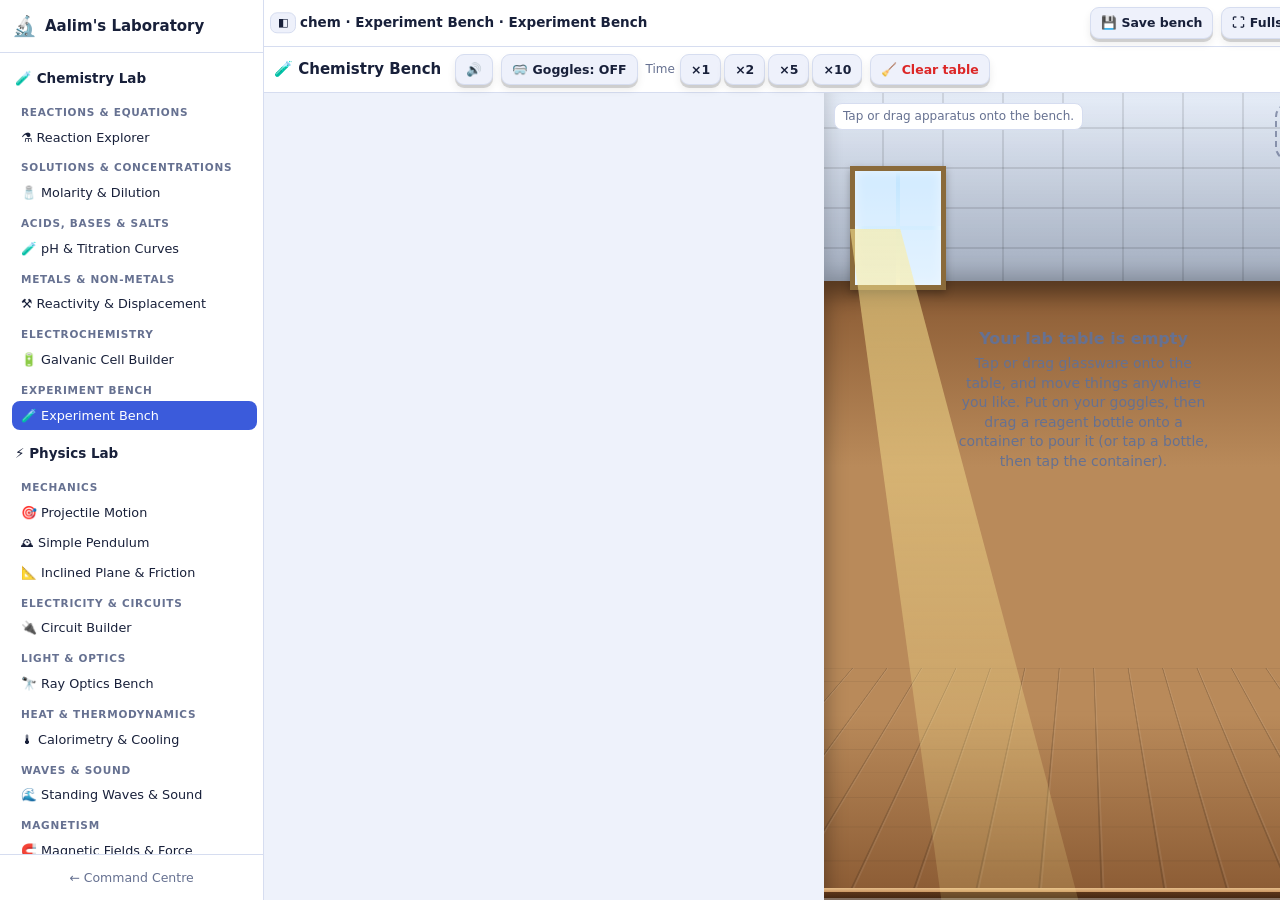
<file: chemlab.html>
<!DOCTYPE html>
<html lang="en">
<head>
<meta charset="utf-8">
<meta name="viewport" content="width=device-width,initial-scale=1,viewport-fit=cover">
<title>Aalim's Virtual Laboratory</title>
<meta name="theme-color" content="#0e1320">
<style>
:root{--bg:#eef2fb;--pan:#ffffff;--tx:#18203a;--mut:#667191;--bd:#d6ddf0;--acc:#3b5bdb;--acc2:#7c3aed;--ok:#16a34a;--bad:#dc2626;--chip:#eef1fb;--ws1:#f7faff;--ws2:#dfe9fb;--wall1:#e6edf8;--wall2:#c9d6ec;--bench1:#b98a5a;--bench2:#8a5a33;--glass:rgba(255,255,255,.35);--glassb:#7e8fb5;--orange:#f97316}
[data-theme=dark]{--bg:#0e1320;--pan:#161c2d;--tx:#e6eaf3;--mut:#9aa6bd;--bd:#2a3349;--acc:#6b8bff;--acc2:#a78bfa;--chip:#222b42;--ws1:#1a2340;--ws2:#0f1630;--wall1:#232c48;--wall2:#161d36;--bench1:#7a5530;--bench2:#4d3219;--glass:rgba(255,255,255,.1);--glassb:#8ea0c9;--orange:#fb923c}
*{box-sizing:border-box;-webkit-tap-highlight-color:transparent}
html,body{-webkit-user-select:none;user-select:none;-webkit-touch-callout:none;margin:0;height:100%;background:var(--bg);color:var(--tx);font:14px/1.4 system-ui,-apple-system,Segoe UI,Roboto,sans-serif}
button{font:inherit;color:inherit;cursor:pointer}
.top h1{font-size:15px;margin:0 auto 0 0}
.btn{border:1px solid var(--bd);background:var(--chip);border-radius:10px;padding:6px 10px;font-weight:600;box-shadow:0 3px 0 rgba(0,0,0,.14),0 5px 8px rgba(0,0,0,.08);transition:transform .08s,box-shadow .08s}
.btn:active{transform:translateY(2px);box-shadow:0 1px 0 rgba(0,0,0,.14)}
.btn.on{background:var(--acc);color:#fff;border-color:var(--acc)}
.btn.danger{color:var(--bad)}
.btn[disabled],.uc{opacity:.55}
.warp{display:flex;gap:3px;align-items:center}.warp span{font-size:12px;color:var(--mut);margin-right:2px}
.warp .btn{padding:4px 8px}
.tool{grid-area:tool;background:var(--pan);border-right:1px solid var(--bd);display:flex;flex-direction:column;min-height:0}
.tabs{display:flex;gap:4px;padding:6px;border-bottom:1px solid var(--bd);overflow-x:auto;flex:none}
.tabs button{border:0;background:var(--chip);border-radius:8px;padding:6px 10px;font-weight:600;white-space:nowrap}
.tabs button.on{background:var(--acc);color:#fff}
.tbody{overflow:auto;padding:8px;flex:1;min-height:0}
.search{width:100%;padding:7px 9px;border:1px solid var(--bd);border-radius:8px;background:var(--bg);color:var(--tx);margin-bottom:6px}
.amt{display:flex;gap:4px;flex-wrap:wrap;align-items:center;margin:4px 0 8px;font-size:12px;color:var(--mut)}
.amt button{border:1px solid var(--bd);background:var(--chip);border-radius:999px;padding:3px 8px;font-size:12px}
.amt button.on{background:var(--acc2);color:#fff;border-color:var(--acc2)}
.grp{font-size:11px;text-transform:uppercase;letter-spacing:.05em;color:var(--mut);margin:10px 0 4px}
.cards{display:grid;grid-template-columns:1fr 1fr;gap:6px}
.card{box-shadow:0 3px 0 rgba(0,0,0,.14),0 6px 10px rgba(0,0,0,.08);transition:transform .08s,box-shadow .08s;display:flex;flex-direction:column;align-items:center;justify-content:center;gap:2px;text-align:center;border:1px solid var(--bd);background:var(--chip);border-radius:10px;padding:8px 4px;font-size:12px;user-select:none;-webkit-user-select:none;touch-action:pan-y;position:relative;min-height:62px}
.card:active{transform:translateY(2px);box-shadow:0 1px 0 rgba(0,0,0,.14)}
.card .ic{font-size:22px;line-height:1;filter:drop-shadow(0 3px 2px rgba(0,0,0,.3))}
.card small{color:var(--mut);font-size:11px}
.card.bot{min-height:128px;gap:3px;justify-content:flex-start;padding-top:6px}.card.bot .bsvg{height:100px;display:flex;align-items:flex-end;justify-content:center}.card.bot .bsvg svg{width:54px;height:84px;filter:drop-shadow(0 4px 3px rgba(0,0,0,.28))}
.ghost.bt{background:none;box-shadow:none;padding:0;transform:translate(-50%,-70%) rotate(-12deg)}.ghost.bt svg{width:48px;height:75px;filter:drop-shadow(0 8px 6px rgba(0,0,0,.4))}
.card.on{border-color:var(--acc2);box-shadow:0 0 0 2px var(--acc2) inset}
.card.uc{border-style:dashed}
.card .sw{width:16px;height:16px;border-radius:50%;border:1px solid var(--glassb)}
.ghost{position:fixed;z-index:50;pointer-events:none;padding:6px 10px;background:var(--acc);color:#fff;border-radius:10px;font-weight:700;transform:translate(-50%,-120%);box-shadow:0 6px 18px #0005;font-size:12px}
.ws{grid-area:ws;position:relative;overflow:hidden;background:radial-gradient(ellipse at 50% 100%,#ffffff22,transparent 60%),linear-gradient(var(--ws1),var(--ws2));min-height:0;touch-action:none;}
.wall{position:absolute;left:0;right:0;top:0;height:var(--wallh,24%);background:linear-gradient(#0000,#0003),repeating-linear-gradient(0deg,#0000 0 38px,#0000001a 38px 40px),repeating-linear-gradient(90deg,#0000 0 58px,#0000001a 58px 60px),linear-gradient(var(--wall1),var(--wall2));pointer-events:none;box-shadow:inset 0 -12px 20px #0003}
.bench{position:absolute;left:0;right:0;bottom:0;top:calc(var(--wallh,24%) - 6px);overflow:hidden;background:linear-gradient(var(--bench2),var(--bench1) 30%,var(--bench1) 70%,var(--bench2));box-shadow:inset 0 14px 22px #00000066;pointer-events:none}
.bench::before{content:"";position:absolute;left:-70%;right:-70%;top:0;bottom:0;background:repeating-linear-gradient(90deg,#00000026 0 2px,#ffffff12 2px 4px,transparent 4px 64px),repeating-linear-gradient(0deg,#0000 0 60px,#0000000f 60px 62px);transform:perspective(520px) rotateX(46deg);transform-origin:50% 100%}
.bench::after{content:"";position:absolute;left:0;right:0;bottom:0;height:12px;background:linear-gradient(#e6bd8a,#c99560 35%,#5a3519 36%,#3f240f);box-shadow:0 -2px 0 #ffffff55 inset}
.trash{z-index:5;position:absolute;right:10px;top:10px;width:58px;height:58px;border:2px dashed var(--mut);border-radius:14px;display:flex;align-items:center;justify-content:center;font-size:24px;color:var(--mut);opacity:.7}
.trash.hot{background:#dc262633;border-color:var(--bad);opacity:1}
.hint{z-index:1;position:absolute;left:50%;top:38%;transform:translate(-50%,-50%);text-align:center;color:var(--mut);max-width:70%;pointer-events:none}
.hint b{display:block;font-size:16px;margin-bottom:4px}
.toast{position:absolute;left:50%;top:10px;transform:translateX(-50%);background:#111827ee;color:#fff;padding:8px 14px;border-radius:10px;z-index:30;max-width:80%;text-align:center;opacity:0;transition:opacity .2s;pointer-events:none}
.toast.show{opacity:1}
.status{z-index:5;position:absolute;left:10px;top:10px;font-size:12px;color:var(--mut);background:var(--pan);border:1px solid var(--bd);padding:4px 8px;border-radius:8px;max-width:60%}
.it{position:absolute;left:0;top:0;transform-origin:50% 100%;display:flex;flex-direction:column;align-items:center;touch-action:none;cursor:grab;user-select:none;-webkit-user-select:none}
.it.sel svg{filter:drop-shadow(0 0 3px var(--acc2)) drop-shadow(0 0 6px var(--acc2))}
.it.drag{cursor:grabbing}
.it.drag .vessel{transform:translateY(-8px) scale(1.04)}
.it.drag .shadow{transform:scale(1.25);opacity:.5}
.it.pourable svg{filter:drop-shadow(0 0 4px var(--ok)) drop-shadow(0 0 8px var(--ok))}
.it.mounted .lbl,.it.mounted .shadow{display:none}
.it.tilt .vessel{transform:rotate(-24deg);transform-origin:50% 92%}
.it.burning .vessel{filter:brightness(1.7) drop-shadow(0 0 16px #fff)}
/* v92 process realism: boiling bubbles, steam, stir vortex, pour ripples, flame sway */
.sbub{transform-box:fill-box;transform-origin:50% 50%;animation:sbub 1s ease-in infinite;animation-delay:var(--dl,0s)}
@keyframes sbub{0%{transform:translateY(0);opacity:0}25%{opacity:.9}100%{transform:translateY(calc(var(--ry,10px) * -1));opacity:0}}
.steam{transform-box:fill-box;transform-origin:50% 100%;animation:steamUp 1.7s ease-in-out infinite;animation-delay:var(--dl,0s)}
@keyframes steamUp{0%{opacity:0;transform:translateY(3px) scaleY(.7)}30%{opacity:.5}100%{opacity:0;transform:translateY(-14px) scaleY(1.2)}}
.vortex{transform-box:fill-box;transform-origin:50% 50%;animation:vspin .9s linear infinite}
@keyframes vspin{to{transform:rotate(360deg)}}
.ripple{position:absolute;height:9px;border:1.6px solid rgba(255,255,255,.8);border-radius:50%;pointer-events:none;animation:rip .65s ease-out forwards}
@keyframes rip{from{transform:scaleX(.12);opacity:.9}to{transform:scaleX(1);opacity:0}}
.it.inflame .vessel{animation:swayT 1.7s ease-in-out infinite;transform-origin:50% 92%}
@keyframes swayT{0%,100%{transform:rotate(-25.6deg)}50%{transform:rotate(-22.4deg)}}
.it.lit .vessel{filter:drop-shadow(0 0 16px #5aa7ff88)}
.vessel{position:relative;transition:transform .15s,filter .15s}
.vessel svg{display:block;overflow:visible;position:absolute;left:0;top:0}
.svgh,.rodl{position:absolute;inset:0}
.rodl{pointer-events:none}.rodl .rodhit{pointer-events:stroke}
.shadow{position:absolute;left:6%;right:6%;bottom:6px;height:16px;border-radius:50%;background:radial-gradient(ellipse at center,rgba(0,0,0,.6),rgba(0,0,0,.2) 55%,transparent 72%);transition:transform .15s,opacity .15s;pointer-events:none}
.bubs{position:absolute;overflow:hidden;pointer-events:none}
.bub{position:absolute;border-radius:50%;background:radial-gradient(circle at 30% 30%,#fff,#ffffffaa 45%,#ffffff44);border:1px solid #ffffffcc;animation:rise 1.4s linear forwards;bottom:0}
@keyframes rise{to{transform:translateY(var(--rise,-100px));opacity:.1}}
.flb,.fly{display:none;transform-box:fill-box;transform-origin:50% 100%}
.it.lit .flb{display:block;opacity:var(--ob,1);animation:flick .16s infinite alternate}
.it.lit .fly{display:block;opacity:var(--oy,0);animation:flick .28s infinite alternate}
@keyframes flick{from{transform:scale(1,calc(var(--fh,1)*.93)) skewX(-2deg)}to{transform:scale(.96,calc(var(--fh,1)*1.06)) skewX(2deg)}}
.it.stirring .rodl{animation:stirrod .55s linear infinite}
@keyframes stirrod{0%{transform:translate(0,0)}25%{transform:translate(9px,2px)}50%{transform:translate(0,4px)}75%{transform:translate(-9px,2px)}100%{transform:translate(0,0)}}
.rodl .sw{display:none}.it.stirring .rodl .sw{display:block;animation:swd .6s linear infinite}
@keyframes swd{to{stroke-dashoffset:-32}}
.plume{position:absolute;height:12px;border-radius:50%;background:radial-gradient(ellipse at 50% 25%,var(--c),transparent 70%);filter:blur(3px);opacity:var(--a);animation:plume 2.4s ease-out forwards;pointer-events:none}
@keyframes plume{0%{opacity:var(--a);transform:scale(.5,.5)}100%{opacity:0;transform:translateY(52px) scale(1.3,4.5)}}
.steam{position:absolute;width:14px;height:14px;border-radius:50%;background:radial-gradient(circle,#ffffffcc,#ffffff00 70%);filter:blur(2px);animation:steam 1.8s ease-out forwards;pointer-events:none}
@keyframes steam{from{opacity:.8;transform:translate(0,0) scale(.6)}to{opacity:0;transform:translate(8px,-58px) scale(2.2)}}
.pbot{position:absolute;left:0;top:0;width:64px;height:100px;transform-origin:32px 10px;z-index:900;pointer-events:none;opacity:0;transition:transform .45s cubic-bezier(.3,.7,.3,1),opacity .3s;filter:drop-shadow(0 8px 6px rgba(0,0,0,.35))}
.stream{position:absolute;width:5px;z-index:899;pointer-events:none;border-radius:3px;background:linear-gradient(90deg,#ffffff88,var(--c),#ffffff55);opacity:.9;box-shadow:0 0 3px #ffffff88}
.drop{position:absolute;z-index:899;width:6px;height:9px;border-radius:50% 50% 50% 50%/60% 60% 40% 40%;background:var(--c);border:1px solid #ffffffaa;pointer-events:none;animation:fall .55s cubic-bezier(.5,0,1,.6) forwards}
.grain{position:absolute;z-index:899;width:4px;height:4px;border-radius:1px;pointer-events:none;border:1px solid #0004;animation:fall .5s cubic-bezier(.5,0,1,.6) forwards}
@keyframes fall{to{transform:translateY(var(--d))}}
.fr{position:absolute;touch-action:none;cursor:grab;filter:drop-shadow(2px 6px 3px rgba(0,0,0,.4))}
.fr.held{cursor:grabbing}
.fr.rod{width:14px;height:150px;transform-origin:7px 148px;transform:translate(-7px,-148px) rotate(24deg)}
.fr.ribbon{width:84px;height:30px;transform:translate(-80px,-16px)}
.fr.nail{width:64px;height:16px;transform:translate(-32px,-8px) rotate(-8deg)}
.fr .gl{position:absolute;left:-40px;top:-28px;width:96px;height:96px;border-radius:50%;background:radial-gradient(circle,#fff 0,#fff 22%,#dfeaffaa 46%,transparent 70%);opacity:0;pointer-events:none}
.fr.burning .gl{opacity:1;animation:glare .1s infinite alternate}
@keyframes glare{from{transform:scale(.9)}to{transform:scale(1.18)}}
.fr.burning{filter:drop-shadow(0 0 22px #fff) drop-shadow(0 0 44px #cfe4ff)}
.ash{position:absolute;width:3px;height:3px;border-radius:50%;background:#f6f6f2;z-index:871;pointer-events:none;animation:fall .75s cubic-bezier(.5,0,1,.6) forwards}
.vessel svg.tongs{display:none;position:absolute;left:8px;top:76px;pointer-events:none;overflow:visible}
.it.inflame .vessel svg.tongs{display:block}
.swl{position:absolute;border:2px dashed rgba(255,255,255,.85);border-radius:50%;display:none;pointer-events:none}
.it.stirring .swl{display:block;animation:swr .5s linear infinite}
@keyframes swr{to{transform:rotate(360deg)}}
.fume{position:absolute;width:16px;height:16px;border-radius:50%;background:radial-gradient(circle,rgba(150,70,20,.75),rgba(150,70,20,0) 70%);filter:blur(2px);animation:steam 1.8s ease-out forwards;pointer-events:none}
.ws.hand,.ws.hand .it{cursor:none}
#hc{display:none;position:absolute;font-size:34px;pointer-events:none;z-index:999;transform:translate(-14px,-22px);filter:drop-shadow(0 4px 3px rgba(0,0,0,.4))}
.sunwin{position:absolute;left:5%;top:9%;width:96px;height:calc(var(--wallh,24%)*.64);border:5px solid #8a6a3a;background:linear-gradient(#bfe4ff,#eaf7ff);box-shadow:inset 0 0 12px #fff,0 3px 8px #0004;pointer-events:none;display:grid;grid-template:1fr 1fr/1fr 1fr;gap:4px}
.sunwin i{background:#dff1ff99}
.beam{position:absolute;left:5%;top:calc(var(--wallh,24%)*.7);width:44%;bottom:0;pointer-events:none;background:linear-gradient(180deg,rgba(255,236,150,.55),rgba(255,236,150,.16));clip-path:polygon(0 0,22% 0,100% 100%,40% 100%)}
.dtl{position:absolute;inset:0;width:100%;height:100%;z-index:860;pointer-events:none;overflow:visible}
.dtl .ea,.dtl .eb{pointer-events:auto;cursor:grab}
.elx{position:absolute;left:0;top:0;width:220px;height:192px;pointer-events:none}.elx .swt{pointer-events:all;cursor:pointer}
.lev{transform-origin:100px 176px;transform:rotate(-42deg);transition:transform .15s}.it.on .lev{transform:rotate(0)}
.it.inv .vessel{transform:scaleY(-1)}.it.inv.drag .vessel{transform:scaleY(-1) translateY(8px) scale(1.04)}
.it.pouring .vessel{transform:rotate(var(--tilt,0deg));transform-origin:50% 28%}
.it{pointer-events:none}.it .vessel,.it .lbl,.it .read>span{pointer-events:auto}
.mt{position:absolute;width:16px;height:124px;transform-origin:8px 8px;transform:translate(-8px,-8px) rotate(-30deg);z-index:880;cursor:grab;touch-action:none;filter:drop-shadow(2px 6px 3px rgba(0,0,0,.4))}
.mt.held{cursor:grabbing}.mt.lit{filter:drop-shadow(0 0 10px #ffb340) drop-shadow(2px 6px 3px rgba(0,0,0,.4))}
.mfl{display:none;transform-box:fill-box;transform-origin:50% 100%}
.mt.lit .mfl{display:block;animation:mflick .12s infinite alternate}
@keyframes mflick{from{transform:scale(calc(var(--fs,1)*.92),calc(var(--fs,1)*.88))}to{transform:scale(calc(var(--fs,1)*1.05),calc(var(--fs,1)*1.08))}}
.mt.lit .memb{opacity:1}
.mtray{cursor:grab}.tap{cursor:pointer}
.gw{display:none}.it.gas:not(.lit) .gw{display:block;animation:gw 1s ease-out infinite}
@keyframes gw{from{opacity:.9;transform:translateY(0)}to{opacity:0;transform:translateY(-16px)}}
.tapH{transition:transform .2s;transform-box:fill-box;transform-origin:center}.it.gas .tapH{transform:rotate(90deg)}
.lbl{font-size:11px;font-weight:700;background:var(--pan);border:1px solid var(--bd);border-radius:6px;padding:1px 6px;margin-top:3px;white-space:nowrap}
.read{display:flex;gap:3px;flex-wrap:wrap;justify-content:center;max-width:150px;margin-bottom:3px;min-height:4px}
.read span.rodchip{background:#374151;color:#e5e7eb}.read span{font-size:11px;font-weight:700;padding:1px 6px;border-radius:6px;background:#111827;color:#a7f3d0;font-family:ui-monospace,Menlo,monospace;cursor:pointer}
.read span.paper{color:#111;border:1px solid #0004;min-width:34px;text-align:center}
.flame{position:absolute;bottom:-26px;font-size:22px;display:none;animation:fl .3s infinite alternate}
.it.heat .flame{display:block}
@keyframes fl{to{transform:scale(1.15) translateY(-2px)}}
.pan{grid-area:pan;background:var(--pan);border-left:1px solid var(--bd);display:flex;flex-direction:column;min-height:0}
.pbody{overflow:auto;padding:10px;flex:1;min-height:0}
.row{display:flex;justify-content:space-between;gap:8px;padding:3px 0;border-bottom:1px dashed var(--bd)}
.row b{font-variant-numeric:tabular-nums}
.sw2{display:inline-block;width:14px;height:14px;border-radius:50%;border:1px solid var(--glassb);vertical-align:-2px;margin-right:4px}
.acts{display:flex;gap:6px;flex-wrap:wrap;margin:10px 0}
.acts .btn{padding:6px 9px;font-size:13px}
.ob{padding:6px 8px;border-radius:8px;background:var(--chip);margin-bottom:5px;font-size:13px}
.ob small{color:var(--mut);display:block}
.rx{padding:8px;border-radius:10px;background:var(--chip);margin-bottom:6px}
.rx b{display:block;font-size:14px}.rx small{color:var(--mut)}
.muted{color:var(--mut)}
.ucb{display:inline-block;font-size:11px;font-weight:700;background:#f59e0b33;color:#b45309;border-radius:6px;padding:1px 6px;margin-left:4px}
[data-theme=dark] .ucb{color:#fbbf24}
textarea,input.t,.search{-webkit-user-select:text;user-select:text}
textarea,input.t{width:100%;padding:7px 9px;border:1px solid var(--bd);border-radius:8px;background:var(--bg);color:var(--tx);font:inherit}
@media(max-width:820px){
 #main.chem-on{grid-template-columns:1fr;grid-template-rows:auto auto minmax(250px,1fr) 38%;grid-template-areas:"top" "tool" "ws" "pan"}
 .tool{border-right:0;border-bottom:1px solid var(--bd);max-height:205px}
 .tbody{padding:4px 6px}
 .cards{display:flex;gap:6px;overflow-x:auto;flex-wrap:nowrap;padding-bottom:4px}.card{min-width:92px;flex:none;touch-action:pan-x;min-height:56px}
 .grp{margin:4px 0 2px}.amt{margin:2px 0 4px}
 .pan{border-left:0;border-top:1px solid var(--bd)}
 .status{display:none}
}
.it.bottle .vessel{overflow:visible}.it.bottle .capoff{display:none;position:absolute;left:-18px;bottom:2px;width:20px;height:13px;border-radius:3px;background:#15181f;box-shadow:0 2px 3px rgba(0,0,0,.35);transform:rotate(-8deg)}.it.bottle.open .capoff{display:block}
.it.burette .tapk{cursor:ew-resize;pointer-events:auto}.it.burette .vessel,.it.bottle .vessel{pointer-events:auto}
@media(prefers-reduced-motion:reduce){.bub,.flame,.sbub,.steam,.vortex,.ripple,.it.inflame .vessel{animation:none}.xsec svg *{animation:none}}
/* ---- v91: Physics & Biology sections ---- */
.xsec{grid-column:1/4;grid-row:2;display:grid;grid-template-columns:262px 1fr 320px;min-height:0}
.xsec>div{overflow:auto;padding:10px 12px;min-height:0}
.xctl{background:var(--pan);border-right:1px solid var(--bd)}
.xstage{position:relative;background:linear-gradient(var(--ws1),var(--ws2))}
.xnote{background:var(--pan);border-left:1px solid var(--bd)}
.xsec h3{margin:2px 0 8px;font-size:14px}
.xsec .rig{display:flex;gap:4px;flex-wrap:wrap;margin-bottom:6px}
.xsec .rig button{border:1px solid var(--bd);background:var(--chip);border-radius:999px;padding:6px 11px;font-weight:700;font-size:12.5px}
.xsec .rig button.on{background:var(--acc);color:#fff;border-color:var(--acc)}
.xsec label{display:block;font-size:12px;font-weight:700;color:var(--mut);margin:9px 0 3px}
.xsec input[type=range]{width:100%}
.xsec input[type=number],.xsec select{width:100%;padding:6px 8px;border:1px solid var(--bd);border-radius:8px;background:var(--bg);color:var(--tx);font:inherit}
.xsec .rv{font-weight:800;color:var(--tx);float:right}
.xsec .ro{display:flex;justify-content:space-between;gap:8px;padding:6px 9px;background:var(--chip);border-radius:8px;margin:4px 0;font-size:13px}
.xsec .ro b{font-variant-numeric:tabular-nums}
.xsec svg{width:100%;height:auto;display:block}
.xsec .why{font-size:12.5px;color:var(--mut);line-height:1.5;background:var(--chip);border-left:3px solid var(--acc);padding:8px 10px;border-radius:6px;margin:8px 0}
.ptable{width:100%;border-collapse:collapse;font-size:13px}.ptable td,.ptable th{padding:4px 6px;border-bottom:1px solid var(--bd);text-align:left}.ptable th{color:var(--mut);font-size:11px;text-transform:uppercase;letter-spacing:.04em}
.pgrid{border-collapse:collapse;margin:6px 0}.pgrid td,.pgrid th{border:1px solid var(--bd);padding:6px 9px;font-weight:700;font-size:13px;text-align:center}.pgrid th{background:var(--chip);color:var(--acc)}
.nb{border-top:1px dashed var(--bd);margin-top:12px;padding-top:8px;font-size:12px;color:var(--mut)}
.nb>div:first-child{display:flex;justify-content:space-between;align-items:center;font-weight:800;color:var(--tx);margin-bottom:5px}
.nb button{border:1px solid var(--bd);background:var(--chip);border-radius:7px;padding:2px 8px;font:inherit;font-size:11px;font-weight:700;color:var(--mut);cursor:pointer}
.nbe{display:flex;gap:7px;padding:3px 0;border-bottom:1px dotted var(--bd);line-height:1.4}
.nbe time{flex:0 0 34px;font-variant-numeric:tabular-nums;opacity:.75}
.nbe b{color:var(--tx);flex:0 0 auto}
@media(max-width:820px){.xsec{grid-column:1;grid-row:2/5;grid-template-columns:1fr;grid-template-rows:auto minmax(180px,1fr) auto}.xctl{max-height:190px;border-right:0;border-bottom:1px solid var(--bd)}.xnote{border-left:0;border-top:1px solid var(--bd);max-height:34%}}
/* ===================== v94 LABORATORY SHELL ===================== */
#lab2{display:grid;grid-template-columns:264px 1fr;height:100vh;height:100dvh;overflow:hidden}
#lab2.sb-collapsed{grid-template-columns:54px 1fr}
#sb{grid-row:1;background:var(--pan);border-right:1px solid var(--bd);display:flex;flex-direction:column;min-height:0;z-index:30}
#sb .sbbrand{display:flex;gap:8px;align-items:center;padding:12px;font-weight:800;border-bottom:1px solid var(--bd);font-size:15px}
#sb .sbbrand i{font-style:normal;font-size:20px}
#sbNav{overflow:auto;padding:6px;flex:1;min-height:0}
.sbgrp{margin:2px 0}
.sbhead{display:flex;align-items:center;gap:7px;width:100%;text-align:left;background:none;border:0;color:var(--tx);font:inherit;font-weight:800;font-size:13.5px;padding:8px 9px;border-radius:9px;cursor:pointer}
.sbhead:hover{background:var(--chip)}
.sbitems{padding:1px 0 4px 6px}
.sbtopic{font-size:10.5px;text-transform:uppercase;letter-spacing:.07em;color:var(--mut);font-weight:800;padding:8px 9px 3px}
.sbitem{display:flex;align-items:center;gap:7px;width:100%;text-align:left;background:none;border:0;color:var(--tx);font:inherit;font-size:12.8px;padding:6px 9px;border-radius:8px;cursor:pointer}
.sbitem:hover{background:var(--chip)}
.sbitem.on{background:var(--acc);color:#fff}
.sbitem.planned{opacity:.72}
.plbadge{font-style:normal;font-size:9.5px;background:var(--orange);color:#fff;border-radius:99px;padding:1px 6px;margin-left:auto}
.sbfoot{border-top:1px solid var(--bd);padding:8px}
.sbfoot a{display:block;text-align:center;font-size:12.5px;color:var(--mut);text-decoration:none;padding:6px;border-radius:8px}
.sbfoot a:hover{background:var(--chip);color:var(--tx)}
#sbToggle{position:absolute;left:6px;top:50%;transform:translateY(-50%);border:1px solid var(--bd);background:var(--chip);border-radius:7px;padding:2px 7px;font-size:11px;cursor:pointer;color:var(--tx)}
#lab2.sb-collapsed #sb .sbbrand span,#lab2.sb-collapsed #sbNav,#lab2.sb-collapsed .sbfoot{display:none}
#main{display:grid;grid-template-rows:auto auto minmax(0,1fr);min-width:0;min-height:0}
#topbar{display:flex;gap:8px;align-items:center;padding:7px 10px 7px 36px;background:var(--pan);border-bottom:1px solid var(--bd);position:relative;min-height:44px}
#crumb{font-weight:800;font-size:13.5px;color:var(--tx);white-space:nowrap;overflow:hidden;text-overflow:ellipsis;flex:1}
#topbar .btn,#chemTop .btn{border:1px solid var(--bd);background:var(--chip);color:var(--tx);border-radius:9px;padding:6px 10px;font:inherit;font-size:12.5px;font-weight:700;cursor:pointer}
#topbar .btn:hover,#chemTop .btn:hover{border-color:var(--acc)}
#topbar .btn.danger,#chemTop .btn.danger{color:var(--bad)}
#chemTop{display:flex;gap:8px;align-items:center;flex-wrap:wrap;padding:7px 10px;background:var(--pan);border-bottom:1px solid var(--bd)}
#main.chem-on #content{display:grid;grid-template-columns:240px minmax(0,1fr) 320px;min-height:0}
#main:not(.chem-on) #content{display:block;overflow:auto}
#viewHost{height:100%;min-height:0}
#viewHost .xview-inner{height:100%}
.xview{display:grid;grid-template-columns:minmax(220px,280px) minmax(0,1fr) minmax(240px,320px);height:100%;min-height:0}
.xview>div{overflow:auto;padding:12px 14px;min-height:0}
.xctl2{border-right:1px solid var(--bd);background:var(--pan)}
.xstage2{background:linear-gradient(var(--ws1),var(--ws2))}
.xnote2{border-left:1px solid var(--bd);background:var(--pan)}
.xview h3{margin:2px 0 10px;font-size:14.5px}
.xlevel{font-weight:600;color:var(--mut);font-size:11px}
.xu-ctl{display:block;font-size:12px;font-weight:700;color:var(--mut);margin:11px 0 4px}
.xu-ctl>span{display:flex;justify-content:space-between;gap:6px;margin-bottom:3px}
.xu-rv{color:var(--tx);font-weight:800;font-variant-numeric:tabular-nums}
.xu-u{font-style:normal;opacity:.7;font-weight:600}
.xu-ctl input[type=range]{width:100%;accent-color:var(--acc)}
.xu-ctl select,.xu-ctl input[type=number]{width:100%;padding:6px 8px;border:1px solid var(--bd);border-radius:8px;background:var(--bg);color:var(--tx);font:inherit}
.xu-check{display:flex;gap:8px;align-items:center}
.xu-rec{display:flex;flex-wrap:wrap;gap:6px;margin:14px 0 6px;border-top:1px dashed var(--bd);padding-top:10px}
.xu-rec .btn.sm{border:1px solid var(--bd);background:var(--chip);color:var(--tx);border-radius:8px;padding:5px 9px;font:inherit;font-size:11.5px;font-weight:700;cursor:pointer}
.xu-rec select{flex:1;min-width:120px;padding:5px 7px;border:1px solid var(--bd);border-radius:8px;background:var(--bg);color:var(--tx);font:inherit;font-size:11.5px}
.xuchart{width:100%;height:auto;display:block;background:var(--pan);border:1px solid var(--bd);border-radius:12px;margin:4px 0}
.xsmall{font-size:12px;color:var(--mut);line-height:1.5;margin:6px 0}
.ro{display:flex;justify-content:space-between;gap:8px;padding:6px 9px;background:var(--chip);border-radius:8px;margin:4px 0;font-size:13px}
.ro b{font-variant-numeric:tabular-nums}
.why{font-size:12.5px;color:var(--mut);line-height:1.5;background:var(--chip);border-left:3px solid var(--acc);padding:8px 10px;border-radius:6px;margin:8px 0}
.explain .xsec2{margin:10px 0;padding:8px 10px;background:var(--chip);border-radius:9px;font-size:12.5px;line-height:1.55}
.explain .xsec2 h4{margin:0 0 4px;font-size:12px;color:var(--tx)}
.explain code,.calc code,.runres{font-family:ui-monospace,Menlo,Consolas,monospace;font-size:11.5px;background:var(--bg);border:1px solid var(--bd);border-radius:6px;padding:2px 6px;display:inline-block;margin:2px 0}
.calc code{display:block;margin:4px 0}
.xv{display:inline-block;background:var(--bg);border:1px solid var(--bd);border-radius:99px;padding:2px 8px;margin:2px;font-size:11.5px}
.lawchip{display:inline-block;background:var(--acc);color:#fff;border-radius:99px;padding:2px 9px;margin:2px;font-size:11px;font-weight:700}
.planned{max-width:560px;margin:40px auto;text-align:center;background:var(--pan);border:1px dashed var(--bd);border-radius:16px;padding:28px}
.plico{font-size:40px}
.planned h3{margin:8px 0}
.planned p{color:var(--mut);font-size:13px;line-height:1.55}
.pllaws,.plmeta{font-size:12px}
.plmeta code{background:var(--chip);border-radius:5px;padding:1px 6px}
.ewire{animation:ewireflow var(--spd,2s) linear infinite}
@keyframes ewireflow{to{stroke-dashoffset:-32}}
.xtoast{position:fixed;left:50%;bottom:26px;transform:translate(-50%,16px);background:var(--tx);color:var(--pan);padding:9px 16px;border-radius:11px;font-size:13px;font-weight:700;opacity:0;pointer-events:none;transition:.25s;z-index:99;max-width:86vw}
.xtoast.show{opacity:.96;transform:translate(-50%,0)}
.factors{display:flex;gap:8px;margin:10px 0}
.fbar{flex:1;background:var(--pan);border:1px solid var(--bd);border-radius:9px;padding:7px;text-align:center;font-size:11px;color:var(--mut)}
.ftrack{height:8px;border-radius:99px;background:var(--bd);overflow:hidden;margin-bottom:5px}
.ftrack>div{height:100%;border-radius:99px}
.ratio{display:flex;gap:8px;flex-wrap:wrap;margin:10px 0}
.rc{background:var(--pan);border:1px solid var(--bd);border-radius:9px;padding:7px 12px;text-align:center;font-size:12.5px;color:var(--mut)}
.rc b{display:block;font-size:19px;color:var(--tx)}
.pyr{margin:8px 0 14px}
.pyrl{margin:4px auto;color:#fff;font-weight:700;font-size:13px;border-radius:9px;padding:8px 12px;text-align:center;min-width:120px}
.pyrl small{font-weight:600;opacity:.85}
.cellinfo{background:var(--pan);border:1px solid var(--bd);border-radius:10px;padding:10px 12px;margin-top:8px;font-size:13px;line-height:1.5}
.cellpart:hover{opacity:1!important}
.rxvessel{display:flex;gap:16px;align-items:center;background:var(--pan);border:1px solid var(--bd);border-radius:12px;padding:12px;margin:6px 0}
.rxstate{display:flex;flex-direction:column;gap:4px;font-size:13px;color:var(--mut)}
.rxstate b{color:var(--tx);font-size:14px}
.rxeqs .rx{background:var(--pan);border:1px solid var(--bd);border-radius:10px;padding:9px 12px;margin:6px 0}
.rxeqs .rx b{display:block;font-size:14px;margin:3px 0}
.rxeqs .rx small{color:var(--mut);font-size:11.5px}
.inds{display:flex;gap:8px;flex-wrap:wrap;margin:8px 0}
.indchip{background:var(--pan);border:1px solid var(--bd);border-radius:99px;padding:4px 10px;font-size:11.5px;color:var(--mut)}
.flaskviz{display:flex;gap:18px;align-items:center;background:var(--pan);border:1px solid var(--bd);border-radius:12px;padding:14px;margin:6px 0;flex-wrap:wrap}
.calc{flex:1;min-width:240px}
.calc b{font-size:12px;text-transform:uppercase;letter-spacing:.05em;color:var(--mut)}
.wview{padding:16px 20px;max-width:1060px}
.wview h2{margin:4px 0 8px}
.wcols{display:grid;grid-template-columns:1fr 1fr;gap:14px}
.wcol h3{margin:10px 0 6px}
.wcard{background:var(--pan);border:1px solid var(--bd);border-radius:11px;padding:10px 12px;margin:8px 0}
.wchead{display:flex;justify-content:space-between;gap:8px;align-items:center}
.wchead time,.nbhead time{color:var(--mut);font-size:11px}
.wsmall{color:var(--mut);font-size:12px;margin:5px 0;line-height:1.45}
.wacts{display:flex;gap:6px;flex-wrap:wrap;margin-top:8px}
.btn.sm{border:1px solid var(--bd);background:var(--chip);color:var(--tx);border-radius:8px;padding:5px 10px;font:inherit;font-size:11.5px;font-weight:700;cursor:pointer}
.btn.sm.on{background:var(--acc);border-color:var(--acc);color:#fff}
.btn.sm.danger{color:var(--bad)}
.pchip{font-size:10.5px;background:var(--chip);border:1px solid var(--bd);color:var(--mut);border-radius:99px;padding:2px 8px;white-space:nowrap}
.pchip.free{border-style:dashed}
.nbbar{display:flex;gap:8px;flex-wrap:wrap;margin:10px 0}
.nbbar input[type=search]{flex:1;min-width:180px;padding:7px 10px;border:1px solid var(--bd);border-radius:9px;background:var(--bg);color:var(--tx);font:inherit}
.nbbar select{padding:7px 9px;border:1px solid var(--bd);border-radius:9px;background:var(--bg);color:var(--tx);font:inherit}
.nbentry{background:var(--pan);border:1px solid var(--bd);border-radius:11px;padding:10px 12px;margin:8px 0}
.nbhead{display:flex;gap:8px;align-items:center;flex-wrap:wrap}
.nbhead .pin{margin-left:auto}
.nbdet{font-size:13px;margin:6px 0;line-height:1.5}
.nbnote{width:100%;padding:7px 9px;border:1px solid var(--bd);border-radius:8px;background:var(--bg);color:var(--tx);font:inherit;font-size:12.5px;margin-top:6px;box-sizing:border-box}
.nbentry details{margin:4px 0}
.nbentry summary{cursor:pointer;font-size:11.5px;color:var(--mut)}
.cmpsel{margin:8px 0}
.cmpsel select{padding:7px 9px;border:1px solid var(--bd);border-radius:9px;background:var(--bg);color:var(--tx);font:inherit}
.cmpcols{display:grid;grid-template-columns:1fr 1fr;gap:14px;margin:10px 0}
.cmpcol{background:var(--pan);border:1px solid var(--bd);border-radius:12px;padding:12px;min-width:0}
.cmpcol h3{margin:0 0 8px}
.cmpnums{margin-top:8px}
tr.diff td{background:rgba(249,115,22,.12)}
.hypoform{background:var(--pan);border:1px solid var(--bd);border-radius:12px;padding:14px;margin:10px 0}
.hypoform label{display:block;font-size:12px;font-weight:700;color:var(--mut);margin:10px 0 3px}
.hypoform input,.hypoform textarea,.hypoform select{width:100%;padding:7px 9px;border:1px solid var(--bd);border-radius:8px;background:var(--bg);color:var(--tx);font:inherit;box-sizing:border-box}
.hrow3{display:grid;grid-template-columns:1fr 1fr 1fr;gap:10px}
.predcard{background:var(--chip);border-left:3px solid var(--orange);border-radius:7px;padding:9px 12px;margin:8px 0;font-size:13px;line-height:1.5}
.runres{white-space:pre-wrap;word-break:break-word;max-height:120px;overflow:auto}
.pracbar{display:flex;gap:10px;align-items:center;background:var(--pan);border:1px solid var(--bd);border-radius:11px;padding:10px 12px;margin:10px 0;flex-wrap:wrap}
.pracbar span{color:var(--mut);font-size:12.5px}
.pracbar .ftrack{flex:1;min-width:140px;margin:0}
.prac{background:var(--pan);border:1px solid var(--bd);border-radius:11px;padding:11px 13px;margin:9px 0}
.prac.done{border-color:var(--ok)}
.prachead{display:flex;gap:8px;align-items:center;justify-content:space-between}
.prac p{color:var(--mut);font-size:12.5px;line-height:1.5;margin:6px 0}
.prachecks{margin:6px 0}
.ck{font-size:12px;padding:2px 0;color:var(--mut)}
.ck.on{color:var(--ok);font-weight:700}
.knowns{display:grid;grid-template-columns:1fr 1fr;gap:0 10px}
@media(max-width:980px){.xview{grid-template-columns:minmax(180px,230px) minmax(0,1fr)}.xnote2{display:none}.wcols,.cmpcols,.hrow3{grid-template-columns:1fr}.knowns{grid-template-columns:1fr}}
@media(max-width:820px){
 #lab2,#lab2.sb-collapsed{grid-template-columns:1fr}
 #sb{position:fixed;top:0;bottom:0;left:0;width:270px;transform:translateX(-101%);transition:transform .22s;box-shadow:0 0 40px rgba(0,0,0,.2)}
 #lab2:not(.sb-collapsed) #sb{transform:none}
 #lab2.sb-collapsed #sb .sbbrand span,#lab2.sb-collapsed #sbNav,#lab2.sb-collapsed .sbfoot{display:block}
 #main.chem-on #content{grid-template-columns:1fr;grid-template-rows:auto minmax(230px,1fr) auto}
 .xview{grid-template-columns:1fr;grid-template-rows:auto minmax(160px,1fr)}
 .xnote2{display:none}
 .tool{max-height:190px;border-right:0;border-bottom:1px solid var(--bd)}
 .pan{border-left:0;border-top:1px solid var(--bd);max-height:36%}
}
@media(prefers-reduced-motion:reduce){.ewire{animation:none}#sb{transition:none}.xtoast{transition:none}}
@media print{#sb,#topbar,#chemTop,.xu-rec,.nbbar,.wacts{display:none!important}}
</style>
</head>
<body>
<div id="lab2" class="sb-open">
 <aside id="sb">
  <div class="sbbrand"><i>🔬</i><span>Aalim's Laboratory</span></div>
  <nav id="sbNav" aria-label="Laboratory navigation"></nav>
  <div class="sbfoot"><a href="index.html">← Command Centre</a></div>
 </aside>
 <div id="main" class="chem-on">
  <div id="topbar">
   <button type="button" id="sbToggle" aria-label="Toggle sidebar (Ctrl+B)" title="Toggle sidebar (Ctrl+B)">◧</button>
   <div id="crumb">Chemistry · Experiment Bench</div>
   <button type="button" class="btn" id="chemSaveBtn" title="Save the whole bench table as a restorable session">💾 Save bench</button>
   <button type="button" class="btn" id="fsBtn" title="Fullscreen">⛶ Fullscreen</button>
  </div>
  <div id="chemTop">
   <h1 style="font-size:15px;margin:0 6px 0 0">🧪 <span class="long">Chemistry Bench</span></h1>
   <button type="button" class="btn" id="sndBtn" aria-label="Sound">🔊</button>
   <button type="button" class="btn" id="gogBtn">🥽 Goggles: OFF</button>
   <div class="warp"><span>Time</span><button type="button" class="btn on" data-w="1">×1</button><button type="button" class="btn" data-w="2">×2</button><button type="button" class="btn" data-w="5">×5</button><button type="button" class="btn" data-w="10">×10</button></div>
   <button type="button" class="btn danger" id="resetBtn">🧹 Clear table</button>
  </div>
  <div id="content">
 <div class="tool">
  <div class="tabs"><button class="on" data-tt="app">Apparatus</button><button data-tt="chem">Chemicals</button></div>
  <div class="tbody" id="tbody"></div>
 </div>
 <div class="ws" id="ws"><div class="wall"></div><div class="bench"></div><div class="sunwin"><i></i><i></i><i></i><i></i></div><div class="beam"></div><div id="hc">✋</div>
  <div class="status" id="status">Tap or drag apparatus onto the bench.</div>
  <div class="hint" id="hint"><b>Your lab table is empty</b>Tap or drag glassware onto the table, and move things anywhere you like. Put on your goggles, then drag a reagent bottle onto a container to pour it (or tap a bottle, then tap the container).</div>
  <div class="trash" id="trash">🗑️</div>
  
  <div class="toast" id="toast"></div>
 </div>
 <div class="pan">
  <div class="tabs" id="ptabs"><button class="on" data-pt="insp">Inspect</button><button data-pt="obs">Observations</button><button data-pt="rx">Reactions</button><button data-pt="exp">Activities</button><button data-pt="nb">Notebook</button></div>
  <div class="pbody" id="pbody"></div>
 </div>
   <div id="viewHost" hidden></div>
  </div>
 </div>
</div>

<script>
/* The Virtual Lab is OPEN since v91. To lock it again set LAB_LOCKED to true here AND in index.html. */
var LAB_LOCKED=false;
if(LAB_LOCKED){document.body.innerHTML='<div style="position:fixed;inset:0;display:flex;flex-direction:column;align-items:center;justify-content:center;gap:8px;background:#111827;color:#fff;font-family:system-ui,sans-serif;text-align:center;padding:20px"><div style="font-size:64px">🔒</div><h2 style="margin:0">The Virtual Lab is locked</h2><p style="opacity:.7;margin:0">This part of the app is switched off for now.</p></div>'}
</script>
<script src="chemcore.js"></script>
<script src="physcore.js"></script>
<script src="biocore.js"></script>
<script src="labstore.js"></script>
<script src="labreg.js"></script>
<script src="labui.js"></script>
<script src="labphysx.js"></script>
<script src="labiox.js"></script>
<script src="labchemx.js"></script>
<script src="labviews.js"></script>
<script>
if(window.LAB_LOCKED)throw new Error("Virtual Lab locked");
/* ================= CHEMISTRY ENGINE: provided by chemcore.js (principle-based). Bridge to the names the UI uses ================= */
if(!window.Engine)document.body.insertAdjacentHTML("afterbegin",'<div style="padding:20px;color:#fff;background:#b00">chemcore.js failed to load. Reload the app.</div>');
const {phOf,react,step,addLiquid,addSolid,pourTo,newContainer,solnColour,cname,tickContainer,RX,OBS,observe,log,regRx,PPT,SOLCOL,SOLNAME,DEPCOL,DEPWORD,mix,hex,hx,uiColor,WATER,emptyContainer}=window.Engine;
const Z=(c,k)=>c.sp[k]||0;let simTime=0;const XCONC=Math.round((0.07+Math.random()*0.06)*1000)/1000; /* hidden strength of "Acid X" for the titration task */


/* ================= DATA FOR THE TOOLBOX ================= */
const CHEM=[
 {id:"water",n:"Distilled water",f:"H₂O",g:"Other",c:{},col:"#dff0ff"},
 {id:"etoh",n:"Ethanol (absolute)",f:"C₂H₅OH",g:"Other",c:{EtOH:17.2},col:"#f6fbff"},
 {id:"hcl",n:"Hydrochloric acid 1 M",f:"HCl",g:"Acids",c:{H:1,Cl:1},col:"#dff0ff"},
 {id:"h2so4",n:"Sulphuric acid 0.5 M",f:"H₂SO₄",g:"Acids",c:{H:1,SO4:.5},col:"#e8f1ff"},
 {id:"hno3",n:"Nitric acid 1 M",f:"HNO₃",g:"Acids",c:{H:1,NO3:1},col:"#eef7ff"},
 {id:"hac",n:"Ethanoic (acetic) acid 1 M",f:"CH₃COOH",g:"Acids",c:{HAc:1},col:"#f4fbff"},
 {id:"glac",n:"Glacial ethanoic acid",f:"CH₃COOH",g:"Acids",c:{HAc:17.4},col:"#f6fbff"},
 {id:"h2so4c",n:"Conc. sulphuric acid 18 M",f:"H₂SO₄",g:"Acids",c:{H:36,SO4:18},col:"#f3f3d8",heat:1.2},
 {id:"hclx",n:"Acid X (unknown strength)",f:"HCl",g:"Acids",c:{H:XCONC,Cl:XCONC},col:"#dff0ff"},
 {id:"naoh",n:"Sodium hydroxide 1 M",f:"NaOH",g:"Bases",c:{Na:1,OH:1},col:"#eef7ff"},
 {id:"naoh01",n:"Sodium hydroxide 0.1 M (burette)",f:"NaOH",g:"Bases",c:{Na:.1,OH:.1},col:"#f3f9ff"},
 {id:"koh",n:"Potassium hydroxide 1 M",f:"KOH",g:"Bases",c:{K:1,OH:1},col:"#eef7ff"},
 {id:"lime",n:"Lime water",f:"Ca(OH)₂",g:"Bases",c:{Ca:.011,OH:.022},col:"#f3f9ff"},
 {id:"na2co3",n:"Sodium carbonate 0.5 M",f:"Na₂CO₃",g:"Salts",c:{Na:1,CO3:.5},col:"#f3f9ff"},
 {id:"nacl",n:"Sodium chloride 1 M",f:"NaCl",g:"Salts",c:{Na:1,Cl:1},col:"#f3f9ff"},
 {id:"na2so4",n:"Sodium sulphate 0.5 M",f:"Na₂SO₄",g:"Salts",c:{Na:1,SO4:.5},col:"#f3f9ff"},
 {id:"bacl2",n:"Barium chloride 0.5 M",f:"BaCl₂",g:"Salts",c:{Ba:.5,Cl:1},col:"#f3f9ff"},
 {id:"agno3",n:"Silver nitrate 0.1 M",f:"AgNO₃",g:"Salts",c:{Ag:.1,NO3:.1},col:"#f3f9ff"},
 {id:"pbno3",n:"Lead nitrate 0.1 M",f:"Pb(NO₃)₂",g:"Salts",c:{Pb:.1,NO3:.2},col:"#f3f9ff"},
 {id:"ki",n:"Potassium iodide 0.2 M",f:"KI",g:"Salts",c:{K:.2,I:.2},col:"#f3f9ff"},
 {id:"cuso4",n:"Copper sulphate 0.5 M",f:"CuSO₄",g:"Salts",c:{Cu:.5,SO4:.5},col:"#4a8df0"},
 {id:"feso4",n:"Iron(II) sulphate 0.2 M",f:"FeSO₄",g:"Salts",c:{Fe2:.2,SO4:.2},col:"#bfe3bf"},
 {id:"fecl3",n:"Iron(III) chloride 0.2 M",f:"FeCl₃",g:"Salts",c:{Fe3:.2,Cl:.6},col:"#d9a24a"},
 {id:"znso4",n:"Zinc sulphate 0.5 M",f:"ZnSO₄",g:"Salts",c:{Zn:.5,SO4:.5},col:"#f3f9ff"},
 {id:"mgso4",n:"Magnesium sulphate 0.5 M",f:"MgSO₄",g:"Salts",c:{Mg:.5,SO4:.5},col:"#f3f9ff"},
 {id:"alcl3",n:"Aluminium chloride 0.2 M",f:"AlCl₃",g:"Salts",c:{Al:.2,Cl:.6},col:"#f3f9ff"},
 {id:"ph",n:"Phenolphthalein",f:"indicator",g:"Indicators",ind:"ph",c:{},col:"#fff"},
 {id:"mo",n:"Methyl orange",f:"indicator",g:"Indicators",ind:"mo",c:{},col:"#f6a53a"},
 {id:"ui",n:"Universal indicator",f:"indicator",g:"Indicators",ind:"ui",c:{},col:"#3fae49"},
 {id:"btb",n:"Bromothymol blue",f:"indicator",g:"Indicators",ind:"btb",c:{},col:"#3a7fd0"},
 {id:"zn",n:"Zinc granules",f:"Zn",g:"Solids",sol:1,col:SOLCOL.zn},
 {id:"fe",n:"Iron nails/filings",f:"Fe",g:"Solids",sol:1,col:SOLCOL.fe},
 {id:"cu",n:"Copper powder",f:"Cu",g:"Solids",sol:1,col:SOLCOL.cu},
 {id:"caco3",n:"Marble chips",f:"CaCO₃",g:"Solids",sol:1,col:SOLCOL.caco3},
 {id:"cuo",n:"Copper(II) oxide",f:"CuO",g:"Solids",sol:1,col:SOLCOL.cuo},
 {id:"cao",n:"Calcium oxide (quicklime)",f:"CaO",g:"Solids",sol:1,col:"#f4f1e8"},
 {id:"feso4s",n:"Ferrous sulphate crystals",f:"FeSO₄·7H₂O",g:"Solids",sol:1,col:"#8fc08f"},
 {id:"pbn",n:"Lead nitrate powder",f:"Pb(NO₃)₂",g:"Solids",sol:1,col:"#f3f3f0"},
 {id:"agcl",n:"Silver chloride",f:"AgCl",g:"Solids",sol:1,col:"#f6f6f4"},
 {id:"agbr",n:"Silver bromide",f:"AgBr",g:"Solids",sol:1,col:"#f2ecc8"},
 {id:"baoh2",n:"Barium hydroxide",f:"Ba(OH)₂·8H₂O",g:"Solids",sol:1,col:"#f2f2f2"},
 {id:"nh4cl",n:"Ammonium chloride",f:"NH₄Cl",g:"Solids",sol:1,col:"#f6f6f6"},
 {id:"k2so4",n:"Potassium sulphate",f:"K₂SO₄",g:"Solids",sol:1,col:"#f6f6f6"},
 {id:"nh4no3",n:"Ammonium nitrate",f:"NH₄NO₃",g:"Solids",sol:1,col:"#f6f6f6"},
 {id:"cuso4a",n:"Anhydrous copper sulphate",f:"CuSO₄",g:"Solids",sol:1,col:"#f4f4f2"},
 {id:"na",n:"Sodium metal",f:"Na",g:"Solids",sol:1,col:"#b9bdc4"},
 {id:"k",n:"Potassium metal",f:"K",g:"Solids",sol:1,col:"#c9ccd2"},
 {id:"al",n:"Aluminium turnings",f:"Al",g:"Solids",sol:1,col:SOLCOL.al}
];
const APP=[
 {id:"beaker",n:"Beaker",ic:"🥛",s:"250 mL",k:"cont"},{id:"tube",n:"Test tube",ic:"🧪",s:"20 mL",k:"cont"},
 {id:"btube",n:"Boiling tube",ic:"🧪",s:"30 mL",k:"cont"},{id:"flask",n:"Conical flask",ic:"⚗️",s:"250 mL",k:"cont"},
 {id:"cyl",n:"Measuring cylinder",ic:"📏",s:"100 mL",k:"cont"},{id:"dish",n:"China dish",ic:"🥣",s:"150 mL",k:"cont"},
 {id:"watch",n:"Watch glass",ic:"🥏",s:"collect ash",k:"cont"},{id:"mug",n:"Electrolysis cell",ic:"🔋",s:"mug + 6 V battery",k:"cont"},
 {id:"bunsen",n:"Bunsen burner + tripod",ic:"🔥",s:"with gauze",k:"tool"},{id:"matchbox",n:"Matchbox",ic:"🧨",s:"safety matches",k:"tool"},
 {id:"rod",n:"Glass stirring rod",ic:"🥢",s:"move it to stir",k:"hand"},{id:"hand",n:"Your hand",ic:"✋",s:"touch & smell",k:"hand"},
 {id:"sand",n:"Sandpaper",ic:"🟫",s:"clean metals",k:"hand"},{id:"dtube",n:"Delivery tube + cork",ic:"〰️",s:"link two vessels",k:"hand"},
 {id:"ribbon",n:"Magnesium ribbon",ic:"〰️",s:"3-4 cm strip",k:"piece"},{id:"nail",n:"Iron nail",ic:"📍",s:"for displacement",k:"piece"},
 {id:"phm",n:"pH meter",ic:"📟",s:"probe",k:"probe"},{id:"th",n:"Thermometer",ic:"🌡️",s:"probe",k:"probe"},
 {id:"rl",n:"Red litmus",ic:"🟥",s:"paper",k:"probe"},{id:"bl",n:"Blue litmus",ic:"🟦",s:"paper",k:"probe"},
 {id:"up",n:"Universal pH paper",ic:"🌈",s:"paper",k:"probe"},
 {id:"burette",n:"Burette + stand",ic:"🧴",s:"titration",k:"tool"}
];
const LIQ_AMT=[.2,1,5,10,25,50],SOL_AMT=[.1,.5,1,2,5];
const EXPS=["Acid + metal: hydrogen gas and the pop test","Acid + carbonate: carbon dioxide and lime water","Neutralisation with indicators","Titration: find the molarity of unknown acid X","Metal displacement (Zn/Fe/Cu in salt solutions)","Precipitation reactions of salts","Action of heat on lead nitrate / copper sulphate crystals","Burning magnesium ribbon in air","Slaking of quicklime (very exothermic)","Esterification (ethanol + ethanoic acid)"];

const BOT={
 etoh:{k:"glass",cap:"#2f8a3f",lab:["C₂H₅OH","ethanol"]},glac:{k:"glass",cap:"#2f8a3f",lab:["CH₃COOH","glacial"],hz:"c"},h2so4c:{k:"amber",cap:"#15181f",lab:["H₂SO₄","conc."],hz:"c"},
 hclx:{k:"glass",cap:"#15181f",lab:["HCl","X = ?"],hz:"c"},naoh01:{k:"plastic",cap:"#1f66d6",lab:["NaOH","0.1 M"]},alcl3:{k:"glass",cap:"stop",lab:["AlCl₃","0.2 M"]},
 al:{k:"jar",fill:"gran",lab:["Al","turnings"]},k:{k:"jar",amber:1,lab:["K","under oil"],hz:"c"},
 water:{k:"wash",cap:"#2f6bd1",lab:["H₂O","distilled"]},
 hcl:{k:"glass",cap:"#15181f",lab:["HCl","1 M"],hz:"c"},
 h2so4:{k:"glass",cap:"#15181f",lab:["H₂SO₄","0.5 M"],hz:"c"},
 hno3:{k:"amber",cap:"#15181f",lab:["HNO₃","1 M"],hz:"c"},
 hac:{k:"glass",cap:"#2f8a3f",lab:["CH₃COOH","1 M"]},
 naoh:{k:"plastic",cap:"#1f66d6",lab:["NaOH","1 M"],hz:"c"},
 koh:{k:"plastic",cap:"#1f66d6",lab:["KOH","1 M"],hz:"c"},
 lime:{k:"glass",cap:"stop",lab:["Ca(OH)₂","lime water"]},
 na2co3:{k:"glass",cap:"stop",lab:["Na₂CO₃","0.5 M"]},
 nacl:{k:"glass",cap:"stop",lab:["NaCl","1 M"]},
 na2so4:{k:"glass",cap:"stop",lab:["Na₂SO₄","0.5 M"]},
 bacl2:{k:"glass",cap:"stop",lab:["BaCl₂","0.5 M"],hz:"t"},
 agno3:{k:"amber",cap:"#15181f",lab:["AgNO₃","0.1 M"],hz:"t"},
 pbno3:{k:"glass",cap:"stop",lab:["Pb(NO₃)₂","0.1 M"],hz:"t"},
 ki:{k:"amber",cap:"#15181f",lab:["KI","0.2 M"]},
 cuso4:{k:"glass",cap:"stop",lab:["CuSO₄","0.5 M"]},
 feso4:{k:"glass",cap:"stop",lab:["FeSO₄","0.2 M"]},
 fecl3:{k:"glass",cap:"stop",lab:["FeCl₃","0.2 M"]},
 znso4:{k:"glass",cap:"stop",lab:["ZnSO₄","0.5 M"]},
 mgso4:{k:"glass",cap:"stop",lab:["MgSO₄","0.5 M"]},
 ph:{k:"dropper",lab:["Phth.","ind."]},mo:{k:"dropper",lab:["M.O.","ind."]},
 ui:{k:"dropper",lab:["UI","ind."]},btb:{k:"dropper",lab:["BTB","ind."]},
 zn:{k:"jar",fill:"gran",lab:["Zn","granules"]},mg:{k:"jar",fill:"rib",lab:["Mg","ribbon"]},
 fe:{k:"jar",fill:"fil",lab:["Fe","filings"]},cu:{k:"jar",fill:"turn",lab:["Cu","turnings"]},
 caco3:{k:"jar",fill:"chip",lab:["CaCO₃","marble"]},cuo:{k:"jar",fill:"pow",lab:["CuO","powder"]}
};
Object.assign(BOT,{
 cao:{k:"jar",fill:"pow",pc:"#f1eee6",lab:["CaO","quicklime"],hz:"c"},feso4s:{k:"jar",fill:"chip",pc:"#8fc08f",lab:["FeSO₄","crystals"]},
 pbn:{k:"jar",fill:"pow",pc:"#f3f3f0",lab:["Pb(NO₃)₂","powder"],hz:"t"},agcl:{k:"jar",amber:1,lab:["AgCl","light-sensitive"],hz:"t"},
 agbr:{k:"jar",amber:1,lab:["AgBr","light-sensitive"],hz:"t"},baoh2:{k:"jar",fill:"pow",pc:"#f2f2f2",lab:["Ba(OH)₂","·8H₂O"],hz:"t"},
 nh4cl:{k:"jar",fill:"pow",pc:"#f6f6f6",lab:["NH₄Cl","solid"]},k2so4:{k:"jar",fill:"pow",pc:"#f6f6f6",lab:["K₂SO₄","solid"]},
 nh4no3:{k:"jar",fill:"pow",pc:"#f6f6f6",lab:["NH₄NO₃","solid"]},cuso4a:{k:"jar",fill:"pow",pc:"#f2f2ee",lab:["CuSO₄","anhydrous"]},
 na:{k:"jar",fill:"gran",lab:["Na","under oil"],hz:"c"},cu:{k:"jar",fill:"turn",lab:["Cu","powder"]}
});
let BN=0;
const rnd=i=>((i*9301+49297)%233280)/233280;
function bottleSVG(ch){
 const s=BOT[ch.id]||{},k=s.k||(ch.sol?"jar":ch.ind?"dropper":"glass"),id="bt"+(BN++);
 const lab=s.lab||[ch.f,""],lq=ch.col||"#dff0ff";
 const fs=lab[0].length>7?6.2:lab[0].length>4?7.8:10;
 let o=`<svg viewBox="0 0 64 100" width="64" height="100"><defs><linearGradient id="${id}" x1="0" x2="1"><stop offset="0" stop-color="#000" stop-opacity=".38"/><stop offset=".22" stop-color="#fff" stop-opacity=".34"/><stop offset=".5" stop-color="#fff" stop-opacity=".02"/><stop offset=".82" stop-color="#000" stop-opacity=".14"/><stop offset="1" stop-color="#000" stop-opacity=".42"/></linearGradient></defs>`;
 o+=`<ellipse cx="32" cy="97" rx="22" ry="3" fill="#000" opacity=".25"/>`;
 const label=(x,y,w,h)=>{let t=`<rect x="${x}" y="${y}" width="${w}" height="${h}" rx="1.6" fill="#fbfaf2" stroke="#9a9a90" stroke-width=".5"/>`;
  t+=`<rect x="${x}" y="${y}" width="${w}" height="3.2" fill="${s.hz==="c"?"#d63a2f":s.hz==="t"?"#222":"#3b7bd8"}"/>`;
  t+=`<text x="${x+w/2}" y="${y+h/2+2}" text-anchor="middle" font-size="${fs}" font-weight="800" font-family="system-ui,sans-serif" fill="#111">${lab[0]}</text><text x="${x+w/2}" y="${y+h-3}" text-anchor="middle" font-size="5.4" font-family="system-ui,sans-serif" fill="#444">${lab[1]}</text>`;return t};
 const ribs=(x,y,w,h)=>{let t="";for(let i=1;i<w/2.6;i++)t+=`<line x1="${x+i*2.6}" x2="${x+i*2.6}" y1="${y+1}" y2="${y+h-1}" stroke="#000" stroke-opacity=".35" stroke-width=".7"/>`;return t};
 if(k==="glass"||k==="amber"){
  const body="M14 46 Q14 40 20 36 L24 30 L24 22 L40 22 L40 30 L44 36 Q50 40 50 46 L50 90 Q50 96 44 96 L20 96 Q14 96 14 90 Z";
  if(k==="amber")o+=`<path d="${body}" fill="#7a410f" stroke="#4d2706" stroke-width="1"/>`;
  else o+=`<path d="${body}" fill="rgba(170,200,222,.38)" stroke="#6f86a8" stroke-width="1"/><path d="M15 52 L49 52 L49 90 Q49 95 44 95 L20 95 Q15 95 15 90 Z" fill="${lq}" fill-opacity=".92"/><ellipse cx="32" cy="52" rx="17" ry="2.6" fill="#fff" fill-opacity=".45" stroke="#fff" stroke-opacity=".5" stroke-width=".5"/>`;
  o+=`<path d="${body}" fill="url(#${id})"/>`;
  if(s.cap==="stop")o+=`<path d="M26 23 L26 17 Q26 11 32 11 Q38 11 38 17 L38 23 Z" fill="rgba(215,232,244,.95)" stroke="#6f86a8" stroke-width=".8"/><path d="M26 23 L26 17 Q26 11 32 11 Q38 11 38 17 L38 23 Z" fill="url(#${id})"/>`;
  else o+=`<rect x="22" y="9" width="20" height="15" rx="2.4" fill="${s.cap||"#15181f"}"/>${ribs(22,9,20,15)}<rect x="22" y="9" width="20" height="15" rx="2.4" fill="url(#${id})"/>`;
  o+=label(17,58,30,28)+`<path d="M18 50 L18 90" stroke="#fff" stroke-opacity=".55" stroke-width="2.2" stroke-linecap="round"/>`;
 }else if(k==="plastic"){
  o+=`<rect x="24" y="26" width="16" height="12" fill="#eef1f4" stroke="#aeb7c3"/><rect x="13" y="34" width="38" height="62" rx="7" fill="#f2f5f8" stroke="#aeb7c3"/><rect x="13" y="34" width="38" height="62" rx="7" fill="url(#${id})"/>`;
  o+=`<rect x="21" y="12" width="22" height="16" rx="3" fill="${s.cap}"/>${ribs(21,12,22,16)}<rect x="21" y="12" width="22" height="16" rx="3" fill="url(#${id})"/>`+label(16,54,32,32);
 }else if(k==="dropper"){
  const body="M20 56 Q20 52 24 50 L26 46 L26 42 L38 42 L38 46 L40 50 Q44 52 44 56 L44 94 Q44 97 41 97 L23 97 Q20 97 20 94 Z";
  o+=`<path d="${body}" fill="#7a410f" stroke="#4d2706" stroke-width="1"/><path d="${body}" fill="url(#${id})"/><rect x="24" y="36" width="16" height="8" rx="1.6" fill="#15181f"/>`;
  o+=`<path d="M28 36 L28 20 Q28 6 32 6 Q36 6 36 20 L36 36 Z" fill="#23262d" stroke="#0e0f12" stroke-width=".8"/><path d="M29.4 34 L29.4 18" stroke="#fff" stroke-opacity=".3" stroke-width="1.6" stroke-linecap="round"/>`;
  o+=label(21,62,22,26);
 }else if(k==="jar"){
  o+=`<path d="M8 46 L8 90 Q8 97 15 97 L49 97 Q56 97 56 90 L56 46 Z" fill="${s.amber?"#7a410f":"rgba(200,220,235,.32)"}" stroke="${s.amber?"#4d2706":"#6f86a8"}" stroke-width="1"/>`;
  const f=s.amber?"":s.fill;
  if(f==="gran")for(let i=0;i<22;i++)o+=`<ellipse cx="${12+rnd(i+1)*40}" cy="${92-rnd(i+7)*24-(i%3)*2}" rx="3.2" ry="2.4" fill="#9aa7b3" stroke="#5c6772" stroke-width=".5"/>`;
  else if(f==="rib")for(let i=0;i<5;i++)o+=`<path d="M${12+i*2} ${90-i*4} q8 -9 16 0 t16 0 t10 -2" fill="none" stroke="#d6dade" stroke-width="2.2" stroke-linecap="round"/><path d="M${12+i*2} ${90-i*4} q8 -9 16 0 t16 0 t10 -2" fill="none" stroke="#7d848c" stroke-width=".6"/>`;
  else if(f==="fil")for(let i=0;i<60;i++)o+=`<circle cx="${11+rnd(i+3)*42}" cy="${95-rnd(i+11)*22*rnd(i+5)-2}" r="${.7+rnd(i)*.9}" fill="#4a4e55"/>`;
  else if(f==="turn")for(let i=0;i<14;i++){const x=12+rnd(i+2)*36,y=90-rnd(i+9)*22;o+=`<path d="M${x} ${y} q3 -5 6 0 q3 5 6 0" fill="none" stroke="#b8733a" stroke-width="1.8" stroke-linecap="round"/>`}
  else if(f==="chip")for(let i=0;i<14;i++){const x=12+rnd(i+4)*34,y=88-rnd(i+8)*20;o+=`<polygon points="${x},${y} ${x+6},${y-2} ${x+9},${y+3} ${x+3},${y+6}" fill="${s.pc||"#efe9dc"}" stroke="#aaa294" stroke-width=".6"/>`}
  else o+=`<path d="M9 92 Q20 70 32 68 Q44 70 55 92 L55 90 Q55 96 50 96 L14 96 Q9 96 9 90 Z" fill="${s.pc||"#1d1d20"}"/><path d="M20 82 Q30 72 40 78" stroke="#555" stroke-width="1.2" fill="none" opacity=".6"/>`;
  o+=`<path d="M8 46 L8 90 Q8 97 15 97 L49 97 Q56 97 56 90 L56 46 Z" fill="url(#${id})"/>`;
  o+=`<rect x="5" y="26" width="54" height="22" rx="3.4" fill="#15181f"/>${ribs(5,26,54,22)}<rect x="5" y="26" width="54" height="22" rx="3.4" fill="url(#${id})"/>`;
  o+=label(13,56,38,26)+`<path d="M12 52 L12 92" stroke="#fff" stroke-opacity=".5" stroke-width="2" stroke-linecap="round"/>`;
 }else{ // wash bottle
  o+=`<path d="M32 36 L32 20 Q32 12 40 12 L54 16" fill="none" stroke="#8a96a6" stroke-width="6.6" stroke-linecap="round"/><path d="M32 36 L32 20 Q32 12 40 12 L54 16" fill="none" stroke="#f1f5fa" stroke-width="4.4" stroke-linecap="round"/>`;
  o+=`<rect x="14" y="38" width="36" height="58" rx="11" fill="rgba(235,244,255,.78)" stroke="#9db0c8"/><path d="M15 62 L49 62 L49 86 Q49 95 40 95 L24 95 Q15 95 15 86 Z" fill="${lq}" fill-opacity=".9"/><rect x="14" y="38" width="36" height="58" rx="11" fill="url(#${id})"/>`;
  o+=`<rect x="25" y="30" width="14" height="10" rx="2" fill="${s.cap}"/>`+label(18,66,28,24)+`<path d="M18 48 L18 86" stroke="#fff" stroke-opacity=".6" stroke-width="2" stroke-linecap="round"/>`;
 }
 return o+"</svg>";
}
function burnerSVG(){
 return `<svg width="120" height="190" viewBox="0 0 120 190" style="overflow:visible"><defs>
<linearGradient id="bm" x1="0" x2="1"><stop offset="0" stop-color="#5b616b"/><stop offset=".3" stop-color="#d9dde3"/><stop offset=".55" stop-color="#9aa1ab"/><stop offset="1" stop-color="#454a53"/></linearGradient>
<linearGradient id="bd" x1="0" x2="1"><stop offset="0" stop-color="#2b2e35"/><stop offset=".4" stop-color="#6b717c"/><stop offset="1" stop-color="#1d1f24"/></linearGradient>
<radialGradient id="fb" cx=".5" cy=".85" r=".8"><stop offset="0" stop-color="#e8f4ff"/><stop offset=".35" stop-color="#6fb8ff"/><stop offset="1" stop-color="#2a5bff" stop-opacity=".1"/></radialGradient>
<radialGradient id="fy" cx=".5" cy=".85" r=".85"><stop offset="0" stop-color="#fff4b0"/><stop offset=".4" stop-color="#ffb52e"/><stop offset="1" stop-color="#ff5a1f" stop-opacity=".15"/></radialGradient>
<pattern id="gz" width="4" height="4" patternUnits="userSpaceOnUse"><path d="M0 0H4M0 0V4" stroke="#7a8089" stroke-width=".7"/></pattern></defs>
<path d="M60 74 L60 168" stroke="#2a2d34" stroke-width="3" opacity=".55"/>
<g class="gw"><circle cx="58" cy="104" r="3" fill="#fff" opacity=".35"/><circle cx="63" cy="96" r="4" fill="#fff" opacity=".28"/><circle cx="59" cy="86" r="5" fill="#fff" opacity=".2"/></g>
<ellipse cx="60" cy="72" rx="44" ry="9" fill="none" stroke="#23262c" stroke-width="3"/>
<g class="flb"><path d="M60 112 C48 100 50 84 60 70 C70 84 72 100 60 112Z" fill="url(#fb)" opacity=".85"/><path d="M60 112 C55 104 57 96 60 90 C63 96 65 104 60 112Z" fill="#3b6dff" opacity=".9"/></g>
<g class="fly"><path d="M60 112 C42 96 46 66 60 40 C74 66 78 96 60 112Z" fill="url(#fy)" opacity=".92"/><path d="M60 112 C54 100 56 90 60 80 C64 90 66 100 60 112Z" fill="#ffe27a" opacity=".9"/></g>
<ellipse cx="60" cy="68" rx="42" ry="9" fill="url(#gz)" stroke="#555a63" stroke-width="1.4"/>
<ellipse cx="60" cy="68" rx="17" ry="4.2" fill="#e8e4d8" stroke="#9c978a" stroke-width=".8"/>
<path d="M18 76 L6 180" stroke="url(#bd)" stroke-width="4.4" stroke-linecap="round"/><path d="M102 76 L114 180" stroke="url(#bd)" stroke-width="4.4" stroke-linecap="round"/>
<path d="M82 172 C98 166 112 174 118 188" fill="none" stroke="#9c3d12" stroke-width="6" stroke-linecap="round"/><path d="M82 172 C98 166 112 174 118 188" fill="none" stroke="#e07a33" stroke-width="3.6" stroke-linecap="round"/>
<g class="knob"><rect x="74" y="154" width="32" height="32" fill="transparent"/><circle cx="92" cy="170" r="9.5" fill="#2b2e35" stroke="#000" stroke-width="1"/><circle cx="92" cy="170" r="9.5" fill="url(#bm)" opacity=".35"/><g style="transform-origin:92px 170px;transform:rotate(var(--kr,0deg))"><rect x="90.6" y="161.5" width="2.8" height="8" rx="1" fill="#f0f0f0"/></g><circle cx="92" cy="170" r="2.4" fill="#111"/></g>
<ellipse cx="60" cy="178" rx="32" ry="9" fill="url(#bd)" stroke="#16181c"/>
<path d="M34 178 L41 166 L79 166 L86 178 Z" fill="url(#bd)"/>
<rect x="53" y="112" width="14" height="56" fill="url(#bm)" stroke="#555" stroke-width=".6"/>
<rect x="49" y="144" width="22" height="16" rx="2" fill="url(#bm)" stroke="#444" stroke-width=".8"/>
<ellipse class="hole" cx="60" cy="152" rx="3.6" ry="4.6" fill="#0b0c0f"/><rect class="collar" x="44" y="138" width="32" height="30" fill="transparent"/>
<ellipse cx="60" cy="112" rx="7" ry="2" fill="#2a2d34"/><rect x="56" y="114" width="2.4" height="28" fill="#fff" opacity=".5"/>
</svg>`;
}

let MN=0;
function matchboxSVG(){const id="mb"+(MN++);
 return `<svg width="120" height="76" viewBox="0 0 120 76" style="overflow:visible"><defs>
<linearGradient id="${id}f" x1="0" x2="0" y1="0" y2="1"><stop offset="0" stop-color="#d33a2c"/><stop offset="1" stop-color="#8f1d14"/></linearGradient>
<linearGradient id="${id}t" x1="0" x2="1"><stop offset="0" stop-color="#e04a3a"/><stop offset="1" stop-color="#b52a1e"/></linearGradient>
<pattern id="${id}h" width="3" height="3" patternUnits="userSpaceOnUse"><path d="M0 3L3 0" stroke="#2a2118" stroke-width=".7" opacity=".7"/></pattern></defs>
<ellipse cx="62" cy="70" rx="58" ry="6" fill="#000" opacity=".3"/>
<g class="mtray"><path d="M98 40 L118 33 L118 60 L98 66 Z" fill="#dcb67a" stroke="#8a6a3a" stroke-width=".8"/><path d="M98 40 L118 33 L118 38 L98 45 Z" fill="#f0d29c"/>
<circle cx="103" cy="41" r="2.6" fill="#b3261e"/><circle cx="108" cy="39" r="2.6" fill="#b3261e"/><circle cx="113" cy="37" r="2.6" fill="#b3261e"/><circle cx="103" cy="47" r="2.6" fill="#b3261e"/><circle cx="108" cy="45" r="2.6" fill="#b3261e"/><circle cx="113" cy="43" r="2.6" fill="#b3261e"/>
<rect x="96" y="30" width="26" height="40" fill="transparent"/></g>
<path d="M12 38 L98 38 L98 66 L12 66 Z" fill="url(#${id}f)" stroke="#5e120b" stroke-width=".8"/>
<rect x="22" y="44" width="66" height="16" rx="2" fill="#f4e6b8" stroke="#8a6a3a" stroke-width=".6"/>
<text x="55" y="55" text-anchor="middle" font-size="8.4" font-weight="800" font-family="system-ui,sans-serif" fill="#7a1a10">SAFETY MATCHES</text>
<path d="M12 38 L98 38 L110 26 L24 26 Z" fill="url(#${id}t)" stroke="#5e120b" stroke-width=".8"/>
<rect class="strip" x="30" y="27" width="72" height="9" fill="#6a5846" stroke="#2a2118" stroke-width=".6"/><rect x="30" y="27" width="72" height="9" fill="url(#${id}h)"/>
<text x="66" y="34.6" text-anchor="middle" font-size="5" font-family="system-ui,sans-serif" fill="#e8dcc4" opacity=".85">STRIKE HERE</text></svg>`}
function matchSVG(){const id="mt"+(MN++);
 return `<svg width="16" height="124" viewBox="0 0 16 124" style="overflow:visible"><defs>
<linearGradient id="${id}w" x1="0" x2="1"><stop offset="0" stop-color="#b98a4e"/><stop offset=".45" stop-color="#ebc88e"/><stop offset="1" stop-color="#9c6f38"/></linearGradient>
<linearGradient id="${id}k" x1="0" x2="1"><stop offset="0" stop-color="#0f0c09"/><stop offset=".5" stop-color="#3a2f26"/><stop offset="1" stop-color="#0f0c09"/></linearGradient>
<radialGradient id="${id}f" cx=".5" cy=".85" r=".8"><stop offset="0" stop-color="#fff6b8"/><stop offset=".4" stop-color="#ffb52e"/><stop offset="1" stop-color="#ff5a1f" stop-opacity=".1"/></radialGradient></defs>
<rect x="5.6" y="14" width="4.8" height="104" rx="1.4" fill="url(#${id}w)" stroke="#7a5424" stroke-width=".5"/>
<rect class="mchar" x="5.6" y="14" width="4.8" height="0" fill="url(#${id}k)"/>
<rect class="memb" x="5.6" y="14" width="4.8" height="2.4" fill="#ff7a1a" opacity="0"/>
<ellipse class="mhead" cx="8" cy="8" rx="5" ry="7" fill="#b3261e" stroke="#6f130e" stroke-width=".6"/><ellipse cx="6.6" cy="5.4" rx="1.4" ry="2.4" fill="#fff" opacity=".35"/>
<g class="mfl"><path d="M8 4 C0 -4 3 -18 8 -34 C13 -18 16 -4 8 4Z" fill="url(#${id}f)"/><path d="M8 3 C5 -3 6 -9 8 -14 C10 -9 11 -3 8 3Z" fill="#fff3a8"/></g></svg>`}

/* rendering a container: pseudo-3D glassware drawn as shaded SVG */
const PAD=46;
const GEO={
 beaker:{W:104,H:PAD+132,cx:52,ytop:PAD+10,yb:PAD+112,hw:()=>45,flat:7,ticks:[50,100,150,200]},
 tube:{W:46,H:PAD+136,cx:23,ytop:PAD+8,yb:PAD+126,hw:y=>{const r=17,s=PAD+126-r;return y<=s?r:Math.sqrt(Math.max(0,r*r-(y-s)*(y-s)))},flat:0,ticks:[]},
 flask:{W:118,H:PAD+132,cx:59,ytop:PAD+8,yb:PAD+114,hw:y=>{const a=PAD+34;return y<=a?13:13+(y-a)/(PAD+114-a)*(48-13)},flat:8,ticks:[50,100,150,200]},
 cyl:{W:62,H:PAD+174,cx:31,ytop:PAD+8,yb:PAD+152,hw:()=>16,flat:4,foot:1,ticks:[10,20,30,40,50,60,70,80,90]},
 btube:{W:56,H:PAD+152,cx:28,ytop:PAD+8,yb:PAD+144,hw:y=>{const r=20,s=PAD+144-r;return y<=s?r:Math.sqrt(Math.max(0,r*r-(y-s)*(y-s)))},flat:0,ticks:[]},
 dish:{W:134,H:PAD+64,cx:67,ytop:PAD+10,yb:PAD+46,hw:y=>62-26*Math.min(1,Math.max(0,(y-(PAD+10))/36)),flat:7,ticks:[],por:1},
 watch:{W:124,H:PAD+40,cx:62,ytop:PAD+10,yb:PAD+24,hw:y=>56-8*Math.min(1,Math.max(0,(y-(PAD+10))/14)),flat:4,ticks:[],por:1},
 mug:{W:124,H:PAD+126,cx:62,ytop:PAD+10,yb:PAD+108,hw:()=>47,flat:7,ticks:[]}
};
const f1=n=>n.toFixed(1);
function polyPts(g,y0){const cx=g.cx,P=[];
 for(let y=y0;y<g.yb;y+=2)P.push([cx-g.hw(y),y]);
 P.push([cx-g.hw(g.yb),g.yb]);
 if(g.flat){const w=g.hw(g.yb);for(let i=0;i<=14;i++){const t=Math.PI*i/14;P.push([cx-w*Math.cos(t),g.yb+g.flat*Math.sin(t)])}}
 P.push([cx+g.hw(g.yb),g.yb]);
 for(let y=g.yb-2;y>=y0;y-=2)P.push([cx+g.hw(y),y]);
 return P.map(p=>f1(p[0])+","+f1(p[1])).join(" ")}
function levelY(g,vol,cap){if(vol<=0)return g.yb;const fr=Math.min(.97,(8+92*Math.pow(vol/cap,.55))/100);return g.yb-fr*(g.yb-g.ytop)*.96}
function rgba(rgb,a){return`rgba(${rgb.map(Math.round).join(",")},${a})`}
function drawVessel(c){
 if(c.inv)return drawInv(c);
 const g=GEO[c.type],cx=g.cx,id="g"+c.id,V=c.vol,ys=levelY(g,V,c.cap),has=V>.05;
 const sc0=solnColour(c),sc=(c.disp&&V>.3)?c.disp:sc0,lc=rgba(sc.rgb,Math.min(.92,sc.alpha+.12)),surf=rgba(mix(sc.rgb,[255,255,255],.35),Math.min(.95,sc.alpha+.25));
 let o=`<svg width="${g.W}" height="${g.H}" viewBox="0 0 ${g.W} ${g.H}"><defs>
<linearGradient id="${id}gh" x1="0" x2="1"><stop offset="0" stop-color="#fff" stop-opacity=".5"/><stop offset=".18" stop-color="#fff" stop-opacity=".08"/><stop offset=".5" stop-color="#fff" stop-opacity=".16"/><stop offset=".82" stop-color="#fff" stop-opacity=".02"/><stop offset="1" stop-color="#fff" stop-opacity=".42"/></linearGradient>
<linearGradient id="${id}ls" x1="0" x2="1"><stop offset="0" stop-color="#000" stop-opacity=".32"/><stop offset=".28" stop-color="#000" stop-opacity=".02"/><stop offset=".62" stop-color="#fff" stop-opacity=".1"/><stop offset="1" stop-color="#000" stop-opacity=".3"/></linearGradient>
<linearGradient id="${id}sd" x1="0" x2="1"><stop offset="0" stop-color="#000" stop-opacity=".25"/><stop offset=".4" stop-color="#fff" stop-opacity=".2"/><stop offset="1" stop-color="#000" stop-opacity=".35"/></linearGradient></defs>`;
 const rxT=g.hw(g.ytop),ryT=rxT*.17;
 if(g.foot)o+=`<ellipse cx="${cx}" cy="${g.yb+g.flat+3}" rx="26" ry="6" style="fill:rgba(160,175,205,.45);stroke:var(--glassb)" stroke-width="1.5"/>`;
 o+=`<ellipse cx="${cx}" cy="${g.ytop}" rx="${f1(rxT)}" ry="${f1(ryT)}" fill="none" style="stroke:var(--glassb)" stroke-opacity=".5" stroke-width="1.5"/>`;
 o+=`<polygon points="${polyPts(g,g.ytop)}" fill="${g.por?"rgba(248,244,236,.8)":"rgba(190,205,235,.12)"}"/>`;
 if(has){
  o+=`<polygon points="${polyPts(g,ys)}" fill="${lc}"/>`;
  let tr=0,tcol=[255,255,255];const Vl=Math.max(V/1000,1e-4);
  for(const r of PPT){const p=c.ppt[r.id]||0;if(p>0){const t=1-Math.exp(-c.susp*(p/Vl)*60);tr+=t;tcol=mix(tcol,hx(r.col),Math.min(1,t/(tr||1)))}}
  if(tr>.01)o+=`<polygon points="${polyPts(g,ys)}" fill="${hex(tcol)}" fill-opacity="${f1(Math.min(.85,tr))}"/>`;
  let gm=0,pc="#fff";for(const r of PPT){const p=c.ppt[r.id]||0;if(p>0){gm+=p*r.mm;pc=r.col}}
  const settled=gm*(1-c.susp*.9);
  if(settled>1e-4){const h=Math.min(36,2+Math.sqrt(settled)*14),yp=g.yb-h;
   o+=`<polygon points="${polyPts(g,yp)}" fill="${pc}"/><polygon points="${polyPts(g,yp)}" fill="url(#${id}sd)"/>`;
   const rp=g.hw(yp);o+=`<ellipse cx="${cx}" cy="${f1(yp)}" rx="${f1(rp)}" ry="${f1(Math.max(1.5,rp*.16))}" fill="${pc}" style="filter:brightness(1.08)"/>`}
  o+=`<polygon points="${polyPts(g,ys)}" fill="url(#${id}ls)"/>`;
 }
 {const gt=gasTint(c);if(gt)o+=`<polygon points="${polyPtsTop(g,has?ys:g.yb)}" fill="${gt}"/>`;
  if((c.drops||0)>.05)for(let i=0;i<9;i++){const yy=g.ytop+8+(i%5)*5+(i%3)*2,xx=cx-g.hw(yy)+3+((i*7)%4);o+=`<circle cx="${f1(xx)}" cy="${f1(yy)}" r="1.5" fill="#fff" fill-opacity=".85" stroke="#9db" stroke-width=".4"/>`}}
 if(c.type==="mug")for(const s of[-1,1]){const x=cx+s*22,top=g.yb-64;o+=`<rect x="${x-3.2}" y="${top}" width="6.4" height="${g.yb-top+4}" rx="2" fill="#1d1f24" stroke="#000" stroke-width=".6"/><rect x="${x-1.6}" y="${top+2}" width="1.6" height="${g.yb-top-4}" fill="#fff" opacity=".28"/><rect x="${x-7}" y="${g.yb-2}" width="14" height="7" rx="2" fill="#6b3a1a"/><text x="${x}" y="${top-4}" text-anchor="middle" font-size="10" font-weight="800" fill="${s<0?"#ff6b6b":"#6bb0ff"}">${s<0?"−":"+"}</text>`}
 /* solids & deposits (3D chunks with highlight) */
 let n=0;
 const chunk=(col,i,sz)=>{const w=g.hw(g.yb-4)*1.15,x=cx+(((i*53)%100)/100-.5)*w,y=g.yb-4-(i%3)*4,r=(i*37)%60-30;
  return `<g transform="translate(${f1(x)} ${f1(y)}) rotate(${r})"><rect x="${-sz}" y="${-sz*.55}" width="${sz*2}" height="${f1(sz*1.1)}" rx="2" fill="${col}" stroke="rgba(0,0,0,.45)" stroke-width=".8"/><rect x="${-sz+1}" y="${f1(-sz*.55+1)}" width="${sz*2-2}" height="1.6" rx=".8" fill="#fff" fill-opacity=".45"/></g>`};
 for(const k in c.sol){const gg=c.sol[k];if(!(gg>1e-3))continue;
  if(POWD[k]){
   if(k==="ag"&&((c.sol.agcl||0)+(c.sol.agbr||0))>1e-3)continue;
   if(k==="cuo"&&(c.sol.cu||0)>1e-3)continue;
   let col=SOLCOL[k],mass=gg;
   if(k==="agcl"||k==="agbr"){const ag=c.sol.ag||0;col=hex(mix(hx(SOLCOL[k]),[104,106,112],ag/(ag+gg)))}
   if(k==="cu"){const ox=c.sol.cuo||0;col=hex(mix(hx(SOLCOL.cu),[26,26,26],ox/(ox+gg)));mass=gg+ox}
   const w=Math.min(g.hw(g.yb)*1.8,12+Math.sqrt(mass)*20),h=Math.min(40,3+Math.sqrt(mass)*10);
   o+=`<path d="M${f1(cx-w/2)} ${g.yb} Q${f1(cx-w/4)} ${f1(g.yb-h)} ${cx} ${f1(g.yb-h)} Q${f1(cx+w/4)} ${f1(g.yb-h)} ${f1(cx+w/2)} ${g.yb} Z" fill="${col}" stroke="rgba(0,0,0,.4)" stroke-width=".7"/><path d="M${f1(cx-w/4)} ${f1(g.yb-h*.7)} Q${cx} ${f1(g.yb-h*1.02)} ${f1(cx+w/6)} ${f1(g.yb-h*.8)}" fill="none" stroke="#fff" stroke-opacity=".45" stroke-width="1.6"/>`}
  else{const m=Math.min(8,Math.ceil(gg*2));for(let i=0;i<m;i++)o+=chunk(SOLCOL[k],n++,k==="mg"?6:k==="nail"?7:5)}}
 for(const k in c.dep){if(c.dep[k]>1e-3){const m=Math.min(6,Math.ceil(c.dep[k]*8));for(let i=0;i<m;i++)o+=chunk(DEPCOL[k],n++,2.6)}}
 /* probes & papers */
 let pi=0;
 for(const p of c.probes){
  const hw=g.hw(g.ytop+8);
  if(p==="th"){const x=cx+hw*.45,yt=PAD-34,yb2=g.yb-16,len=yb2-yt,m=Math.max(0,Math.min(1,(c.T-0)/110))*len;
   o+=`<g transform="rotate(7 ${f1(x)} ${g.ytop})"><rect x="${f1(x-3.5)}" y="${yt}" width="7" height="${f1(len+4)}" rx="3.5" fill="rgba(235,245,255,.7)" stroke="rgba(60,80,120,.7)" stroke-width="1"/><rect x="${f1(x-1.4)}" y="${f1(yb2-m)}" width="2.8" height="${f1(m+2)}" fill="#e11d1d"/><circle cx="${f1(x)}" cy="${yb2+6}" r="5.2" fill="#e11d1d" stroke="rgba(60,80,120,.7)"/>`;
   for(let t=1;t<7;t++)o+=`<line x1="${f1(x+3.5)}" x2="${f1(x+(t%2?6:8))}" y1="${f1(yt+t*len/7)}" y2="${f1(yt+t*len/7)}" stroke="#334" stroke-width=".8"/>`;
   o+=`<rect x="${f1(x-2.7)}" y="${yt+2}" width="1.4" height="${f1(len*.9)}" fill="#fff" fill-opacity=".7"/></g>`}
  else if(p==="phm"){const x=cx-hw*.4,yt=PAD-40,yb2=g.yb-18;
   o+=`<g transform="rotate(-8 ${f1(x)} ${g.ytop})"><path d="M${f1(x)} ${yt} C ${f1(x-30)} ${yt-14}, ${f1(x-44)} ${yt+30}, ${f1(x-52)} ${yt+10}" fill="none" stroke="#2b2f3a" stroke-width="2.4"/><rect x="${f1(x-6)}" y="${yt}" width="12" height="${f1(g.ytop-yt+12)}" rx="5" fill="#3a4152" stroke="#171a22"/><rect x="${f1(x-3.5)}" y="${f1(g.ytop+12)}" width="7" height="${f1(yb2-g.ytop-12)}" rx="3.5" fill="rgba(200,225,250,.75)" stroke="rgba(60,80,120,.8)"/><ellipse cx="${f1(x)}" cy="${yb2+5}" rx="5.6" ry="6.5" fill="#6aa7e8" stroke="rgba(30,60,110,.9)"/><rect x="${f1(x-4)}" y="${yt+4}" width="2" height="${f1(g.ytop-yt)}" fill="#fff" fill-opacity=".25"/></g>`}
  else if(p==="rl"||p==="bl"||p==="up"){
   const x=cx-hw*.55+pi*13+8;pi++;const top=PAD-18,bot=has?Math.min(g.yb-6,ys+16):g.ytop+22,wet=has?Math.max(10,bot-ys+6):0,col=has?paperColour(c,p):"#e9e2cf";
   o+=`<g transform="rotate(${4+pi*2} ${f1(x)} ${g.ytop})"><rect x="${f1(x-4)}" y="${top}" width="8" height="${f1(bot-top)}" fill="#efe9d7" stroke="rgba(0,0,0,.35)" stroke-width=".7"/><rect x="${f1(x-4)}" y="${f1(bot-wet)}" width="8" height="${f1(wet)}" fill="${col}" stroke="rgba(0,0,0,.25)" stroke-width=".7"/><rect x="${f1(x-3)}" y="${top+1}" width="1.4" height="${f1(bot-top-2)}" fill="#fff" fill-opacity=".55"/></g>`}
 }
 /* surface ellipse (liquid top) */
 if(has){const rs=g.hw(ys);o+=`<ellipse cx="${cx}" cy="${f1(ys)}" rx="${f1(rs)}" ry="${f1(Math.max(1.6,rs*.17))}" fill="${surf}" style="stroke:rgba(255,255,255,.55)" stroke-width="1"/>`}
 if(has&&c.gasRate>3e-5){const rs=g.hw(ys),n=Math.min(16,3+Math.round(c.gasRate/9e-6));for(let i=0;i<n;i++){const a=i*2.399,r=((i*37)%100)/100*rs*.82;o+=`<circle cx="${f1(cx+Math.cos(a)*r)}" cy="${f1(ys+Math.sin(a)*r*.17-1)}" r="${2+(i%3)*.8}" fill="#fff" fill-opacity=".88" stroke="rgba(140,160,190,.7)" stroke-width=".6"/>`}}
 /* v92: boiling bubbles + steam wisps; stir vortex; soot from a yellow flame */
 if(has&&(c.boil||c.T>78)){const rs=g.hw(ys);
  if(c.boil)for(let i=0;i<9;i++){const a=i*2.399,r=((i*53)%100)/100*rs*.8;o+=`<circle class="sbub" style="--dl:${(i*.12).toFixed(2)}s;--ry:${(7+((i*29)%12)).toFixed(0)}px" cx="${f1(cx+Math.cos(a)*r)}" cy="${f1(ys+Math.sin(a)*r*.17)}" r="${1.5+(i%3)*.8}" fill="#fff" fill-opacity=".85"/>`}
  for(let i=0;i<3;i++)o+=`<path class="steam" style="--dl:${(i*.55).toFixed(2)}s" d="M${f1(cx-rs*.45+i*rs*.45)} ${f1(ys-5)} q4 -9 -2 -16 q-5 -8 2 -15" fill="none" stroke="#fff" stroke-opacity=".5" stroke-width="2.2" stroke-linecap="round"/>`}
 if(c.stir>0&&has){const r2=g.hw(ys)*.82;o+=`<g class="vortex"><ellipse cx="${cx}" cy="${f1(ys)}" rx="${f1(r2)}" ry="${f1(r2*.17)}" fill="none" stroke="#fff" stroke-opacity=".55" stroke-width="1.3" stroke-dasharray="7 5"/><ellipse cx="${cx}" cy="${f1(ys)}" rx="${f1(r2*.5)}" ry="${f1(r2*.09)}" fill="none" stroke="#fff" stroke-opacity=".4" stroke-width="1.1" stroke-dasharray="4 4"/></g>`}
 if((c.soot||0)>.05)o+=`<ellipse cx="${cx}" cy="${g.yb+2}" rx="${f1(g.hw(g.yb)*.82)}" ry="4.5" fill="#171310" fill-opacity="${f1(Math.min(.85,c.soot))}"/>`;
 /* glass body, highlights, graduations */
 o+=`<polygon points="${polyPts(g,g.ytop)}" fill="url(#${id}gh)" style="stroke:var(--glassb)" stroke-width="2" stroke-linejoin="round"/>`;
 let hl="";for(let y=g.ytop+10;y<g.yb-6;y+=4)hl+=f1(cx-g.hw(y)*.74)+","+f1(y)+" ";
 o+=`<polyline points="${hl}" fill="none" stroke="#fff" stroke-opacity=".6" stroke-width="3.2" stroke-linecap="round" stroke-linejoin="round"/>`;
 let hr="";for(let y=g.ytop+14;y<g.yb-10;y+=4)hr+=f1(cx+g.hw(y)*.8)+","+f1(y)+" ";
 o+=`<polyline points="${hr}" fill="none" stroke="#fff" stroke-opacity=".28" stroke-width="1.4" stroke-linecap="round"/>`;
 for(const t of g.ticks){const y=levelY(g,t,c.cap),w=g.hw(y),big=g.type==="cyl"?(t%20===0):true;
  o+=`<line x1="${f1(cx+w-(big?13:8))}" x2="${f1(cx+w-2)}" y1="${f1(y)}" y2="${f1(y)}" style="stroke:var(--glassb)" stroke-width="1.1"/>`;
  if(big&&c.type!=="flask")o+=`<text x="${f1(cx+w-15)}" y="${f1(y+2.5)}" text-anchor="end" font-size="7" style="fill:var(--glassb)">${t}</text>`}
 o+=`<ellipse cx="${cx}" cy="${g.ytop}" rx="${f1(rxT)}" ry="${f1(ryT)}" fill="none" style="stroke:var(--glassb)" stroke-width="2.2"/>`;
 o+=`<ellipse cx="${cx}" cy="${f1(g.ytop+.8)}" rx="${f1(rxT-2)}" ry="${f1(ryT-1)}" fill="none" stroke="#fff" stroke-opacity=".5" stroke-width="1"/>`;
 if(c.cork){o+=`<path d="M${f1(cx-rxT*.62)} ${g.ytop} L${f1(cx-rxT*.5)} ${g.ytop-13} L${f1(cx+rxT*.5)} ${g.ytop-13} L${f1(cx+rxT*.62)} ${g.ytop} Z" fill="#b07a3c" stroke="#6f4a1c" stroke-width="1"/><ellipse cx="${cx}" cy="${g.ytop-13}" rx="${f1(rxT*.5)}" ry="2.4" fill="#c99358" stroke="#6f4a1c" stroke-width=".8"/><circle cx="${f1(cx+rxT*.12)}" cy="${g.ytop-13}" r="2" fill="#2a1c0c"/>`}
 return o+"</svg>";
}
const POWD={zno:1,cuo:1,cu:1,mgo:1,cao:1,pbn:1,pbo:1,agcl:1,agbr:1,ag:1,baoh2:1,nh4cl:1,k2so4:1,nh4no3:1,cuso4a:1,fe2o3:1,feso4a:1};
for(const k in GEO)GEO[k].type=k;
function polyPtsTop(g,y1){const cx=g.cx,P=[];y1=Math.min(y1,g.yb);
 for(let y=g.ytop;y<y1;y+=2)P.push([cx-g.hw(y),y]);P.push([cx-g.hw(y1),y1]);P.push([cx+g.hw(y1),y1]);
 for(let y=y1-2;y>=g.ytop;y-=2)P.push([cx+g.hw(y),y]);
 return P.map(p=>f1(p[0])+","+f1(p[1])).join(" ")}
function gasTint(c){const hv=Math.max(5,c.cap*1.4-Math.max(0,c.vol)),gh=c.gh||{},f=k=>Math.min(1,((gh[k]||0)*24000)/hv);
 const no2=f("NO2"),cl2=f("Cl2"),br2=f("Br2"),so3=f("SO3"),s=no2+cl2+br2+so3;
 if(s<.01)return null;
 const a=Math.min(.8,no2*1.7+br2*1.4+cl2*.6+so3*.5);
 return `rgba(${((no2*150+br2*160+cl2*190+so3*235)/s)|0},${((no2*70+br2*70+cl2*200+so3*235)/s)|0},${((no2*20+br2*30+cl2*90+so3*240)/s)|0},${a.toFixed(2)})`}
function drawInv(c){ /* test tube held mouth-down over water: water at the open end, gas at the closed end */
 const g=GEO[c.type],cx=g.cx,id="g"+c.id,V=Math.max(0,c.vol),fr=Math.min(1,V/c.cap),y1=g.ytop+fr*(g.yb-g.ytop);
 const sc=solnColour(c),lc=rgba(sc.rgb,Math.min(.92,sc.alpha+.12)),rxT=g.hw(g.ytop),ryT=rxT*.17;
 let o=`<svg width="${g.W}" height="${g.H}" viewBox="0 0 ${g.W} ${g.H}"><defs><linearGradient id="${id}gh" x1="0" x2="1"><stop offset="0" stop-color="#fff" stop-opacity=".5"/><stop offset=".18" stop-color="#fff" stop-opacity=".08"/><stop offset=".5" stop-color="#fff" stop-opacity=".16"/><stop offset=".82" stop-color="#fff" stop-opacity=".02"/><stop offset="1" stop-color="#fff" stop-opacity=".42"/></linearGradient></defs>`;
 o+=`<polygon points="${polyPts(g,g.ytop)}" fill="rgba(190,205,235,.12)"/>`;
 if(V>.05)o+=`<polygon points="${polyPtsTop(g,y1)}" fill="${lc}"/><ellipse cx="${cx}" cy="${f1(y1)}" rx="${f1(g.hw(y1))}" ry="${f1(Math.max(1.4,g.hw(y1)*.14))}" fill="${rgba(mix(sc.rgb,[255,255,255],.4),.7)}" stroke="rgba(255,255,255,.6)" stroke-width=".8"/>`;
 const gt=gasTint(c);if(gt&&fr<.98)o+=`<polygon points="${polyPts(g,y1)}" fill="${gt}"/>`;
 o+=`<polygon points="${polyPts(g,g.ytop)}" fill="url(#${id}gh)" style="stroke:var(--glassb)" stroke-width="2" stroke-linejoin="round"/>`;
 let hl="";for(let y=g.ytop+10;y<g.yb-6;y+=4)hl+=f1(cx-g.hw(y)*.74)+","+f1(y)+" ";
 o+=`<polyline points="${hl}" fill="none" stroke="#fff" stroke-opacity=".6" stroke-width="3" stroke-linecap="round"/>`;
 for(let k=1;k<4;k++){const y=g.ytop+k*(g.yb-g.ytop)/4;o+=`<line x1="${f1(cx+g.hw(y)-7)}" x2="${f1(cx+g.hw(y)-2)}" y1="${f1(y)}" y2="${f1(y)}" style="stroke:var(--glassb)" stroke-width="1"/>`}
 o+=`<ellipse cx="${cx}" cy="${g.ytop}" rx="${f1(rxT)}" ry="${f1(ryT)}" fill="none" style="stroke:var(--glassb)" stroke-width="2.2"/>`;
 return o+"</svg>";
}
/* ================= UI ================= */
const $=id=>document.getElementById(id),E=s=>String(s).replace(/[&<>"]/g,c=>({"&":"&amp;","<":"&lt;",">":"&gt;",'"':"&quot;"}[c]));
const ws=$("ws"),state={items:[],tools:[],sel:null,gog:false,warp:1,armed:null,amtL:5,amtS:.5,pour:null,tool:"app",pan:"insp",q:"",nid:1,counts:{}};
const pours=[],matches=[];let toastT;
const all=()=>state.items.concat(state.tools),byId=id=>all().find(i=>i.id==id);
const isC=i=>i&&i.cap!==undefined;
function toast(m){const t=$("toast");t.textContent=m;t.classList.add("show");clearTimeout(toastT);toastT=setTimeout(()=>t.classList.remove("show"),2600)}
function status(m){$("status").textContent=m}
/* theme from parent app */
function theme(){let t="light";try{const s=JSON.parse(localStorage.getItem("aalimTrackerV2")||"{}");if(s&&s.settings&&s.settings.theme==="dark")t="dark"}catch(e){}document.documentElement.dataset.theme=t}
theme();setInterval(theme,2000);addEventListener("storage",theme);

/* ---------- the lab table ---------- */
function tr(){const H=ws.clientHeight,W=ws.clientWidth,wall=Math.max(64,H*.24);return{x0:60,x1:Math.max(120,W-60),y0:wall+70,yc:Math.max(110,wall*.7),y1:H-10,wall}}
const scaleAt=y=>{const r=tr();return .72+.38*Math.max(0,Math.min(1,(y-r.y0)/Math.max(1,r.y1-r.y0)))};
function layout(){ws.style.setProperty("--wallh",Math.round(tr().wall)+"px")}
function clampXY(it){const r=tr();it.x=Math.max(r.x0,Math.min(r.x1,it.x));it.y=Math.max(r.yc,Math.min(r.y1,it.y))}
function place(it){
 let y=it.y,sc;const b=it.mount?byId(it.mount):null;
 if(it.slot){const m=byId(it.slot.host);
  if(m){const mv=m.el.querySelector(".vessel").getBoundingClientRect(),wr=ws.getBoundingClientRect(),msc=mv.width/GEO.mug.W;
   it.x=mv.left-wr.left+(GEO.mug.cx+(it.slot.i?22:-22))*msc;sc=msc;y=mv.top-wr.top+(GEO.mug.yb-56)*msc+(22+GEO[it.type].ytop)*sc;it.y=y}
  else{it.slot=null;sc=scaleAt(it.y)}}
 else if(b){sc=scaleAt(b.y);it.x=b.x;const G=GEO[it.type];y=b.y-144*sc+(G.H-G.yb-G.flat)*sc;it.y=y}else sc=scaleAt(it.y);
 if(it.type==="burette")sc=Math.min(sc,Math.max(.42,(it.y-6)/361));
 it.sc=sc;const e=it.el;e.style.left=it.x+"px";e.style.top=y+"px";
 e.style.transform=`translate(-50%,-100%) scale(${sc.toFixed(3)})`;
 e.style.zIndex=it.slot?Math.round(byId(it.slot.host).y)+2:b?Math.round(b.y)+1:Math.round(it.y);
 e.classList.toggle("mounted",!!b);
}
new ResizeObserver(()=>{layout();all().forEach(i=>{clampXY(i);place(i)})}).observe(ws);layout();
const TONGS=`<svg class="tongs" width="90" height="30" viewBox="0 0 90 30"><path d="M2 14 L88 4 M2 18 L88 26" stroke="#b08a2e" stroke-width="3.4" stroke-linecap="round" fill="none"/><circle cx="88" cy="5" r="4" fill="none" stroke="#b08a2e" stroke-width="2.4"/><circle cx="88" cy="25" r="4" fill="none" stroke="#b08a2e" stroke-width="2.4"/></svg>`;
const ITW={bottle:70,burette:90,bunsen:120,matchbox:120,sand:120,beaker:104,tube:46,btube:56,flask:118,cyl:62,dish:134,watch:124,mug:124};
function freeSpot(w){w=w||100;const r=tr(),rows=[r.y1-24,(r.y0+r.y1)/2+16,r.y0+20];
 for(const y of rows)for(let x=r.x0+30;x<=r.x1-30;x+=30)if(all().every(i=>Math.abs(i.x-x)>=((ITW[i.type]||100)+w)/2+10||Math.abs(i.y-y)*1.3>70))return[x,y];
 return[r.x0+Math.random()*(r.x1-r.x0),r.y1-24]}

/* ---------- toolbox ---------- */
function renderTool(){
 const tb=$("tbody");
 if(state.tool==="app"){
  const rows=k=>APP.filter(a=>a.k===k).map(a=>`<div class="card ${a.k==="uc"?"uc":""}" data-app="${a.id}"><span class="ic">${a.ic}</span>${E(a.n)}<small>${E(a.s)}</small></div>`).join("");
  tb.innerHTML=`<div class="grp">Glassware</div><div class="cards">${rows("cont")}</div><div class="grp">Fire &amp; heating</div><div class="cards">${rows("tool")}</div><div class="grp">Hand tools</div><div class="cards">${rows("hand")}</div><div class="grp">Metal pieces</div><div class="cards">${rows("piece")}</div><div class="grp">Probes &amp; papers (drop in a container)</div><div class="cards">${rows("probe")}</div>`;
 }else{
  const q=state.q.toLowerCase(),list=CHEM.filter(c=>!q||(c.n+" "+c.f+" "+c.g).toLowerCase().includes(q));
  let h=`<input class="search" id="q" placeholder="Search reagents…" value="${E(state.q)}"><div class="amt">Pour: ${LIQ_AMT.map(a=>`<button data-al="${a}" class="${a===state.amtL?"on":""}">${a} mL</button>`).join("")}</div><div class="amt">Solid: ${SOL_AMT.map(a=>`<button data-as="${a}" class="${a===state.amtS?"on":""}">${a} g</button>`).join("")}</div>`;
  let g="";for(const c of list){if(c.g!==g){g=c.g;h+=`</div><div class="grp">${g==="Solids"?"Solids (jars)":g==="Indicators"?"Indicators (dropper bottles)":g}</div><div class="cards">`}
   h+=`<div class="card bot ${state.armed===c.id?"on":""}" data-chem="${c.id}"><div class="bsvg">${bottleSVG(c)}</div>${E(c.n)}<small>${c.f}</small></div>`}
  tb.innerHTML=h+"</div>";
  const q2=$("q");if(q2)q2.oninput=e=>{state.q=e.target.value;const p=e.target.selectionStart;renderTool();const n=$("q");n.focus();n.setSelectionRange(p,p)};
 }
}
document.querySelectorAll("[data-tt]").forEach(b=>b.onclick=()=>{state.tool=b.dataset.tt;document.querySelectorAll("[data-tt]").forEach(x=>x.classList.toggle("on",x===b));renderTool()});
$("tbody").addEventListener("click",e=>{
 const a=e.target.closest("[data-al]");if(a){state.amtL=+a.dataset.al;renderTool();return}
 const s=e.target.closest("[data-as]");if(s){state.amtS=+s.dataset.as;renderTool();return}
});

/* ---------- spawning ---------- */
function spawn(type,x,y){
 if(all().length>=14){toast("The table is full. Remove something first.");return}
 const nm={beaker:"Beaker",tube:"Test tube",btube:"Boiling tube",flask:"Flask",cyl:"Cylinder",dish:"China dish",watch:"Watch glass",mug:"Electrolysis cell"}[type];state.counts[type]=(state.counts[type]||0)+1;
 const c=newContainer(type,nm+" "+state.counts[type]);c.id=state.nid++;c.mount=null;
 const sp=freeSpot(ITW[type]);c.x=x==null?sp[0]:x;c.y=y==null?sp[1]:y;clampXY(c);
 const d=document.createElement("div");d.className="it "+type;d.dataset.id=c.id;const G=GEO[type];
 d.innerHTML=`<div class="read"></div><div class="vessel" style="width:${G.W}px;height:${G.H}px"><div class="shadow"></div>${type==="mug"?`<div class="elx">${elxHTML()}</div>`:""}<div class="svgh"></div><div class="bubs"></div><div class="swl"></div><div class="rodl"></div>${type==="tube"||type==="btube"?TONGS:""}</div><div class="lbl">${c.label}</div>`;
 ws.appendChild(d);c.el=d;state.items.push(c);hookItem(c);place(c);select(c.id);view(c);$("hint").style.display="none";return c;
}
function spawnBurner(x,y){
 if(all().length>=14){toast("The table is full. Remove something first.");return}
 state.counts.bunsen=(state.counts.bunsen||0)+1;
 const b={id:state.nid++,type:"bunsen",label:"Bunsen "+state.counts.bunsen,lit:false,air:.25,gas:0,gasT:0};
 const sp=freeSpot(120);b.x=x==null?sp[0]:x;b.y=y==null?sp[1]:y;clampXY(b);
 const d=document.createElement("div");d.className="it bunsen";d.dataset.id=b.id;
 d.innerHTML=`<div class="vessel" style="width:120px;height:190px"><div class="shadow"></div><div class="svgh">${burnerSVG()}</div></div><div class="lbl">${b.label}</div>`;
 ws.appendChild(d);b.el=d;state.tools.push(b);hookItem(b);place(b);burnerView(b);select(b.id);$("hint").style.display="none";return b;
}
function spawnTool(id,x,y){return id==="matchbox"?spawnMatchbox(x,y):id==="burette"?spawnBurette(x,y):spawnBurner(x,y)}
function spawnMatchbox(x,y){
 if(state.tools.some(t=>t.type==="matchbox")){toast("You already have a matchbox on the table");return}
 if(all().length>=14){toast("The table is full. Remove something first.");return}
 const m={id:state.nid++,type:"matchbox",label:"Matchbox",n:20};
 const sp=freeSpot(120);m.x=x==null?sp[0]:x;m.y=y==null?sp[1]:y;clampXY(m);
 const d=document.createElement("div");d.className="it matchbox";d.dataset.id=m.id;
 d.innerHTML=`<div class="vessel" style="width:120px;height:76px"><div class="shadow"></div><div class="svgh">${matchboxSVG()}</div></div><div class="lbl">Matchbox</div>`;
 ws.appendChild(d);m.el=d;state.tools.push(m);hookItem(m);place(m);select(m.id);$("hint").style.display="none";return m;
}
/* ---------- matches: pull, strike on the strip, burn down, light the burner ---------- */
const MATCH_LIFE=12;
function spawnMatch(x,y){
 const m={x,y,lit:false,dead:false,burn:0,strike:0,lastT:performance.now(),lx:0,ly:0,warnT:0,slowT:0};
 const el=document.createElement("div");el.className="mt";el.innerHTML=matchSVG();ws.appendChild(el);m.el=el;
 m.char=el.querySelector(".mchar");m.head=el.querySelector(".mhead");m.ember=el.querySelector(".memb");
 matches.push(m);placeMatch(m);
 el.addEventListener("pointerdown",e=>{const p=wsPt(e);drag={match:m,x0:e.clientX,y0:e.clientY,dx:m.x-p[0],dy:m.y-p[1],moved:false};m.lastT=performance.now();m.lx=e.clientX;m.ly=e.clientY});
 const dead=matches.filter(k=>k.dead);if(dead.length>5)removeMatch(dead[0]);
 return m;
}
function placeMatch(m){m.el.style.left=m.x+"px";m.el.style.top=m.y+"px"}
function removeMatch(m){m.el.remove();const i=matches.indexOf(m);if(i>=0)matches.splice(i,1)}
function pullMatch(box,e){
 if(box.n<=0){toast("The matchbox is empty");return}
 box.n--;const p=wsPt(e),m=spawnMatch(p[0],p[1]);m.el.classList.add("held");
 drag={match:m,x0:e.clientX,y0:e.clientY,dx:0,dy:0,moved:true};m.lx=e.clientX;m.ly=e.clientY;m.lastT=performance.now();
 renderPanel(true);toast("Strike it fast along the rough strip on the box");
}
function lightMatch(m){
 if(!state.gog){toast("🥽 Put on your safety goggles before striking a match!");m.strike=0;return}
 m.lit=true;m.burn=0;m.el.classList.add("lit");toast("🔥 The match is lit. It burns for about 12 seconds.");
 log({label:"Match"},"the match is struck: it flares up and burns with a yellow flame");
}
function moveMatch(e){
 const d=drag,m=d.match,now=performance.now();
 {const t=$("trash").getBoundingClientRect();$("trash").classList.toggle("hot",e.clientX>t.left&&e.clientX<t.right&&e.clientY>t.top&&e.clientY<t.bottom)}
 if(!d.moved&&Math.hypot(e.clientX-d.x0,e.clientY-d.y0)>4){d.moved=true;m.el.classList.add("held")}
 if(!d.moved)return;
 const p=wsPt(e);m.x=p[0]+d.dx;m.y=p[1]+d.dy;placeMatch(m);
 const dt=Math.max(1,now-m.lastT),dist=Math.hypot(e.clientX-m.lx,e.clientY-m.ly),speed=dist/dt;
 m.lastT=now;m.lx=e.clientX;m.ly=e.clientY;
 if(!m.lit&&!m.dead){
  const box=state.tools.find(t=>t.type==="matchbox");
  if(box){const r=box.el.querySelector(".strip").getBoundingClientRect();
   const inside=e.clientX>=r.left-8&&e.clientX<=r.right+8&&e.clientY>=r.top-10&&e.clientY<=r.bottom+10;
   if(inside&&m.wasIn){
    if(speed>.3){m.strike+=dist;SFX.scratch(speed*.1)}else if(dist>1&&m.strike<6&&now-m.slowT>2500){m.slowT=now;toast("Too slow. Strike it faster along the rough strip")}
    if(m.strike>36)lightMatch(m)}
   else if(!inside)m.strike=0;
   m.wasIn=inside}}
}
function toggleGas(b){
 SFX.click();b.gas=!b.gas;b.gasT=0;b.warned=false;
 if(!b.gas){if(b.lit){b.lit=false;log(b,"gas tap closed: the flame goes out")}else log(b,"gas tap closed")}
 else log(b,"gas tap opened: gas is flowing but not lit. Strike a match and hold it to the top of the barrel");
 burnerView(b);toast(b.gas?"Gas tap open (hissing). Light it with a match!":"Gas tap closed");renderPanel(true);
}
function select(id){state.sel=id;all().forEach(i=>i.el.classList.toggle("sel",i.id===id));const s=byId(id);status(s?s.label+" selected":"Tap or drag apparatus onto the table.");renderPanel(true)}
function removeItem(c){
 if(c.type==="bunsen")state.items.forEach(x=>{if(x.mount===c.id){x.mount=null}});
 if(c.type==="mug")state.items.forEach(x=>{if(x.slot&&x.slot.host===c.id){x.slot=null}});
 dtubes.forEach(d=>{for(const k of["a","b"])if(d[k].c===c)detachEnd(d,k)});
 pours.filter(j=>j.c===c).forEach(j=>endPour(j,true));
 c.el.remove();state.items=state.items.filter(i=>i!==c);state.tools=state.tools.filter(i=>i!==c);if(state.sel===c.id)state.sel=null;
 if(!all().length)$("hint").style.display="";renderPanel(true);
}

/* ---------- pouring from bottles (animated, progressive) ---------- */
function geom(c){const vr=c.el.querySelector(".vessel").getBoundingClientRect(),wr=ws.getBoundingClientRect(),g=GEO[c.type],sc=vr.width/g.W;
 return{cx:vr.left-wr.left+g.cx*sc,rimY:vr.top-wr.top+g.ytop*sc,ys:vr.top-wr.top+levelY(g,c.vol,c.cap)*sc,sc}}
function startPour(ch,c){
 if(!state.gog){toast("🥽 Put on your safety goggles first!");return false}
 const amt=ch.sol?state.amtS:ch.ind?.2:state.amtL;
 if(!ch.sol&&c.vol+amt>c.cap+1e-9){toast(c.label+" would overflow. Pour less or use a bigger container.");return false}
 const el=document.createElement("div");el.className="pbot";el.innerHTML=bottleSVG(ch);ws.appendChild(el);
 const j={ch,c,left:amt,total:amt,done:0,t:0,el,kind:ch.sol?"sol":ch.ind?"drop":"liq",pl:0,sp:0,stream:null};
 pours.push(j);select(c.id);return true;
}
function endPour(j,quiet){
 if(j.el)j.el.remove();if(j.stream)j.stream.remove();pours.splice(pours.indexOf(j),1);
 if(!quiet&&j.done>0){const c=j.c,ch=j.ch;log(c,(ch.sol?j.done.toFixed(1)+" g of "+SOLNAME[ch.id].toLowerCase():ch.ind?"a few drops of "+ch.n:j.done.toFixed(1)+" mL of "+ch.n)+" added");view(c)}
}
function runPours(real){
 for(const j of pours.slice()){
  j.t+=real;const c=j.c;
  if(!c.el||!c.el.isConnected){endPour(j,true);continue}
  const g=geom(c),mx=g.cx+(j.kind==="drop"?0:5*g.sc),my=g.rimY-26*g.sc,s=g.sc*1.02;
  const R=j.kind==="drop"?180:-122;
  j.el.style.transform=`translate(${(mx-32).toFixed(1)}px,${(my-10).toFixed(1)}px) rotate(${j.t>.12?R:-8}deg) scale(${s.toFixed(3)})`;
  j.el.style.opacity=1;
  if(j.t<.5)continue;
  if(j.left>1e-9){
   let d;
   if(j.kind==="liq")d=Math.min(j.left,Math.max(1.6,j.total/1.4)*real);
   else if(j.kind==="drop")d=Math.min(j.left,.2/.9*real);
   else d=Math.min(j.left,Math.max(.35,j.total/.85)*real);
   const ok=j.ch.sol?addSolid(c,j.ch.id,d):addLiquid(c,j.ch,d);
   if(!ok){toast(c.label+" is full");j.left=0}else{j.left-=d;j.done+=d}
   /* visuals */
   const col=hex(hx(j.ch.col.length===7?j.ch.col:"#dff0ff"));
   if(j.kind==="liq"){
    SFX.pour(c.vol/c.cap,.5);
    if(!j.stream){j.stream=document.createElement("div");j.stream.className="stream";ws.appendChild(j.stream)}
    const top=my+6*g.sc,h=Math.max(0,g.ys-top);
    j.stream.style.cssText=`left:${(mx-2.5).toFixed(1)}px;top:${top.toFixed(1)}px;height:${h.toFixed(1)}px;--c:${col}`;
    j.pl-=real;if(j.pl<=0){j.pl=.55;spawnPlume(c,col,j.ch.id==="water"?.25:.55)}
    j.rp=(j.rp||0)-real;if(j.rp<=0&&c.vol>.05){j.rp=.28;spawnRipple(mx,g.ys,g.sc)}
   }else if(j.kind==="drop"){
    j.sp-=real;if(j.sp<=0){j.sp=.3;const dr=document.createElement("i");dr.className="drop";dr.style.cssText=`left:${mx.toFixed(1)}px;top:${(my+8*g.sc).toFixed(1)}px;--d:${Math.max(10,g.ys-my-10).toFixed(1)}px;--c:${col}`;ws.appendChild(dr);dr.onanimationend=()=>{dr.remove();SFX.plink(c.x);spawnPlume(c,col,.35);spawnRipple(mx,g.ys,g.sc,22)}}
   }else{
    j.sp-=real;if(j.sp<=0){j.sp=.04;SFX.grain(c.x);for(let i=0;i<2;i++){const gr=document.createElement("i");gr.className="grain";gr.style.cssText=`left:${(mx+Math.random()*8-4).toFixed(1)}px;top:${(my+8*g.sc).toFixed(1)}px;--d:${Math.max(10,g.ys-my-6).toFixed(1)}px;background:${j.ch.col}`;ws.appendChild(gr);gr.onanimationend=()=>gr.remove()}}
   }
   observe(c);view(c);
  }else{
   if(j.stream){j.stream.remove();j.stream=null}
   if(!j.end)j.end=j.t;
   j.el.style.transform=`translate(${(mx-32).toFixed(1)}px,${(my-10-30).toFixed(1)}px) rotate(-8deg) scale(${s.toFixed(3)})`;j.el.style.opacity=0;
   if(j.t-j.end>.5)endPour(j);
  }
 }
}
function spawnPlume(c,col,a){
 if(!c.el)return;const g=GEO[c.type],v=c.el.querySelector(".vessel");if(!v||c.vol<.05)return;
 const ys=levelY(g,c.vol,c.cap),w=g.hw(Math.min(g.yb-2,ys))*1.0,p=document.createElement("i");p.className="plume";
 p.style.cssText=`left:${(g.cx-w/2).toFixed(1)}px;top:${ys.toFixed(1)}px;width:${w.toFixed(1)}px;--c:${col};--a:${a}`;v.appendChild(p);p.onanimationend=()=>p.remove();
}
window.spawnPlume=spawnPlume;
/* v92: impact ripple where a stream/drop meets the liquid surface */
const reduceMotion=matchMedia("(prefers-reduced-motion:reduce)").matches;
function spawnRipple(x,y,sc,w){
 if(reduceMotion)return;const r=document.createElement("i");r.className="ripple";
 const wd=(w||34)*sc;
 r.style.cssText=`left:${(x-wd/2).toFixed(1)}px;top:${(y-4.5*sc).toFixed(1)}px;width:${wd.toFixed(1)}px;height:${(9*sc).toFixed(1)}px`;
 ws.appendChild(r);r.onanimationend=()=>r.remove();
}
function addNow(c,ch){ /* instant add (used by tests / scripts) */
 return ch.sol?addSolid(c,ch.id,state.amtS):addLiquid(c,ch,ch.ind?.2:state.amtL);
}
function addChem(c,ch){return startPour(ch,c)}
function attach(c,pid){
 if(pid==="rod"){if(!c.probes.includes("rod"))c.probes.push("rod");c.stir=4;view(c);toast("🥢 Stirring "+c.label);log(c,"stirred with a glass rod");return}
 if(c.probes.includes(pid)){toast("Already in "+c.label);return}
 c.probes.push(pid);view(c);toast(APP.find(a=>a.id===pid).n+" placed in "+c.label);
}

/* ---------- pointer interactions ---------- */
let drag=null;
function ghost(html,cls){const g=document.createElement("div");g.className="ghost "+(cls||"");g.innerHTML=html;document.body.appendChild(g);return g}
function targetAt(x,y,wantC){const els=document.elementsFromPoint(x,y);for(const e of els){const it=e.closest&&e.closest(".it");if(it){const o=byId(it.dataset.id);if(!wantC||isC(o))return o}}return null}
function inWs(x,y){const r=ws.getBoundingClientRect();return x>=r.left&&x<=r.right&&y>=r.top&&y<=r.bottom}
function wsPt(e){const r=ws.getBoundingClientRect();return[e.clientX-r.left,e.clientY-r.top]}
$("tbody").addEventListener("pointerdown",e=>{const card=e.target.closest(".card");if(!card)return;drag={card,x0:e.clientX,y0:e.clientY,moved:false,g:null}});
function tryMount(c){
 if(!isC(c))return;
 const near=state.tools.find(b=>b.type==="bunsen"&&Math.abs(c.x-b.x)<85&&Math.abs(c.y-b.y)<95);
 if(!near){c.mount=null;return}
 if(!["beaker","flask","dish"].includes(c.type)){
  if(c.type==="cyl")toast("⚠️ Never heat a measuring cylinder. It is not heat-proof!");
  else if(c.type==="tube"||c.type==="btube")toast("Hold the tube in the flame (drag it into the blue cone), tilted away from people.");
  else toast(c.label+" cannot be heated on the gauze");
  c.mount=null;return}
 if(state.items.some(x=>x!==c&&x.mount===near.id)){toast("That burner already has something on it");c.mount=null;return}
 c.mount=near.id;place(c);toast(c.label+" placed on the gauze");
}
function hookItem(c){c.el.addEventListener("pointerdown",e=>{
 if(e.target.closest(".read span"))return;
 if(c.type==="matchbox"&&e.target.closest(".mtray")){pullMatch(c,e);return}
 if(isC(c)&&e.target.closest(".rodhit")){grabRod(c,e);return}
 if(state.hand&&isC(c)){touchC(c);return}
 const p=wsPt(e);
 if(c.type==="bunsen"){const kn=e.target.closest(".knob"),co=e.target.closest(".collar");
  if(kn||co){drag={ctl:{b:c,kind:kn?"gas":"air",v0:kn?c.gas:c.air,x0:e.clientX,y0:e.clientY},moved:true};return}}
 if(c.type==="burette"&&e.target.closest(".tapk")){drag={ctl:{b:c,kind:"tap",v0:c.flow,x0:e.clientX,y0:e.clientY},moved:true};return}
 const vq=c.type==="bottle"?c.el.querySelector(".vessel").getBoundingClientRect():null,capTap=!!(vq&&e.clientY<vq.top+vq.height*.34);
 drag={item:c,x0:e.clientX,y0:e.clientY,moved:false,dx:c.x-p[0],dy:c.y-p[1],swt:!!e.target.closest(".swt"),cap:capTap}})}
addEventListener("pointermove",e=>{
 if(!drag){handMove(e);return}
 if(drag.match){moveMatch(e);return}
 if(drag.free){moveFree(e);return}
 if(drag.ctl){moveCtl(e);return}
 if(drag.dt){moveDt(e);return}
 if(!drag.item){
  if(!drag.moved&&!drag.cancel&&Math.hypot(e.clientX-drag.x0,e.clientY-drag.y0)>8){
   const d=drag.card.dataset;
   if(d.app&&APP.find(a=>a.id===d.app).k==="uc"){drag.cancel=true}else{drag.moved=true;
    if(d.chem)drag.g=ghost(bottleSVG(CHEM.find(x=>x.id===d.chem)),"bt");else drag.g=ghost(E(APP.find(a=>a.id===d.app).n))}}
  if(drag.g){drag.g.style.left=e.clientX+"px";drag.g.style.top=e.clientY+"px";
   all().forEach(i=>i.el.classList.remove("pourable"));
   const isChem=drag.card.dataset.chem!==undefined,isRod=drag.card.dataset.app==="rod";
   const a=drag.card.dataset.app?APP.find(x=>x.id===drag.card.dataset.app):null;
   if(isChem||(a&&a.k==="probe")){const t=targetAt(e.clientX,e.clientY,true);if(t)t.el.classList.add("pourable")}}
  return}
 const it=drag.item;
 if(!drag.moved&&Math.hypot(e.clientX-drag.x0,e.clientY-drag.y0)>6){drag.moved=true;it.el.classList.add("drag");if(it.mount){it.mount=null}if(it.slot){it.slot=null}}
 if(drag.moved){const p=wsPt(e);it.x=p[0]+drag.dx;it.y=p[1]+drag.dy;clampXY(it);place(it);
  state.items.forEach(x=>{if(x.mount===it.id)place(x)});
  const t=$("trash").getBoundingClientRect();$("trash").classList.toggle("hot",e.clientX>t.left&&e.clientX<t.right&&e.clientY>t.top&&e.clientY<t.bottom)}
});
addEventListener("pointerup",e=>{
 if(!drag)return;const d=drag;drag=null;all().forEach(i=>i.el.classList.remove("pourable"));
 if(d.match){const m=d.match;m.el.classList.remove("held");const t=$("trash").getBoundingClientRect();$("trash").classList.remove("hot");if(d.moved&&e.clientX>t.left&&e.clientX<t.right&&e.clientY>t.top&&e.clientY<t.bottom){removeMatch(m);toast("Match thrown away")}return}
 if(d.free){dropFree(d,e);return}
 if(d.ctl)return;
 if(d.dt){dropDt(d);return}
 if(d.item){const it=d.item;it.el.classList.remove("drag");const t=$("trash").getBoundingClientRect();$("trash").classList.remove("hot");
  if(d.moved){if(e.clientX>t.left&&e.clientX<t.right&&e.clientY>t.top&&e.clientY<t.bottom){removeItem(it);toast("Removed");return}
   SFX.set(it);if(isC(it)){tryMount(it);trySlot(it)}return}
  if(d.swt&&it.type==="mug"){toggleSwitch(it);return}
  if(it.type==="bottle"&&d.cap){toggleBottle(it);select(it.id);return}
  if(state.pour&&state.pour!==it&&isC(it)){const f=state.pour;state.pour=null;doPour(f,it);return}
  if(state.armed&&isC(it)){addChem(it,CHEM.find(x=>x.id===state.armed));return}
  if(state.armed&&!isC(it)){toast("Pour into glassware, not the burner");return}
  select(it.id);return}
 if(d.g)d.g.remove();
 const c=d.card.dataset;
 if(c.app){const a=APP.find(x=>x.id===c.app);
  if(a.k==="uc"){toast("🚧 "+a.n+" is under construction");return}
  const [px,py]=wsPt(e);
  if(a.k==="hand"||a.k==="piece"){
   if(a.id==="hand"){toggleHand();return}
   const inside=d.moved&&inWs(e.clientX,e.clientY),pos=inside?[px,py]:defaultFreePos();
   if(a.id==="sand"){inside?spawnSand(px,py+40):spawnSand()}
   else if(a.id==="dtube")spawnDtube(pos[0],pos[1]);
   else spawnFree(a.id,pos[0],pos[1]);
   return}
  if(d.moved){
   if(a.k==="cont"||a.k==="tool"){if(inWs(e.clientX,e.clientY)){if(a.k==="tool")spawnTool(a.id,px,py+50);else spawn(a.id,px,py+50)}}
   else{const t=targetAt(e.clientX,e.clientY,true);if(t){attach(t,a.id);select(t.id)}else toast("Drop it in a container")}}
  else{if(a.k==="cont")spawn(a.id);else if(a.k==="tool")spawnTool(a.id);
   else{const t=byId(state.sel);const tt=isC(t)?t:(state.items.length===1?state.items[0]:null);if(tt)attach(tt,a.id);else toast("Select a container first, or drag this into one")}}
  return}
 if(c.chem){const ch=CHEM.find(x=>x.id===c.chem);
  if(d.moved){const t=targetAt(e.clientX,e.clientY,true);if(t)addChem(t,ch);else if(inWs(e.clientX,e.clientY)){const pp=wsPt(e);spawnBottle(ch,pp[0],pp[1]+40)}else toast("Drop the bottle onto the table (or onto a container to pour it in)");return}
  state.armed=state.armed===ch.id?null:ch.id;renderTool();
  if(state.armed){const amt=ch.sol?state.amtS+" g":ch.ind?"a few drops":state.amtL+" mL";status("Armed: "+ch.n+" ("+amt+"). Tap a container to pour. Tap the bottle again to put it down.")}else status("Bottle put down.")}
});
addEventListener("pointercancel",()=>{if(drag){if(drag.g)drag.g.remove();drag=null}});

/* ---------- panel ---------- */
const PT=document.querySelectorAll("[data-pt]");
PT.forEach(b=>b.onclick=()=>{state.pan=b.dataset.pt;PT.forEach(x=>x.classList.toggle("on",x===b));renderPanel(true)});
function listContents(c){
 const V=Math.max(c.vol/1000,1e-4),names={NH4:"NH₄⁺",H:"H⁺",OH:"OH⁻",HAc:"CH₃COOH",Ac:"CH₃COO⁻",Na:"Na⁺",K:"K⁺",Cu:"Cu²⁺",Ag:"Ag⁺",Ba:"Ba²⁺",Pb:"Pb²⁺",Zn:"Zn²⁺",Fe2:"Fe²⁺",Fe3:"Fe³⁺",Ca:"Ca²⁺",Mg:"Mg²⁺",Cl:"Cl⁻",SO4:"SO₄²⁻",NO3:"NO₃⁻",I:"I⁻",CO3:"CO₃²⁻"};
 let h="";if(c.vol>.05)for(const k in c.sp){const v=c.sp[k];if(v>1e-7)h+=`<div class="row"><span>${names[k]||k}</span><b>${(v/V).toFixed(3)} M</b></div>`}
 for(const k in c.ppt){const v=c.ppt[k];if(v>1e-6){const r=PPT.find(x=>x.id===k);h+=`<div class="row"><span>${r.n}↓ (solid)</span><b>${(v*r.mm*1000).toFixed(0)} mg</b></div>`}}
 for(const k in c.sol)if(c.sol[k]>1e-4)h+=`<div class="row"><span>${SOLNAME[k]} (solid)</span><b>${c.sol[k].toFixed(2)} g</b></div>`;
 for(const k in c.dep)if(c.dep[k]>1e-4)h+=`<div class="row"><span>${k} deposit</span><b>${(c.dep[k]*1000).toFixed(0)} mg</b></div>`;
 return h||'<div class="muted">Nothing in here yet.</div>';
}
function renderPanel(full){
 const pb=$("pbody");
 if(state.pan==="insp"){
  const c=byId(state.sel);
  if(!c){pb.innerHTML='<div class="muted">Tap a container or the burner on the table to inspect it.</div>';return}
  if(c.type==="matchbox"){
   if(full||!$("mn"))pb.innerHTML=`<h3 style="margin:0 0 6px">${E(c.label)}</h3><div class="row"><span>Matches left</span><b id="mn"></b></div><div class="muted">Pull a match out by the red heads at the end of the tray. With your goggles on, drag it <b>fast</b> along the rough striker strip to light it. A match burns for about 12 seconds.</div>`;
   $("mn").textContent=c.n;return}
  if(c.type==="bottle"){renderBottlePanel(c,full);return}
  if(c.type==="burette"){renderBurettePanel(c,full);return}
  if(c.type==="sand"){pb.innerHTML=`<h3 style="margin:0 0 6px">Sandpaper</h3><div class="muted">Rub a magnesium ribbon or an iron nail back and forth on the rough surface until it turns shiny.</div>`;return}
  if(c.type==="bunsen"){
   if(full||!$("bs"))pb.innerHTML=`<h3 style="margin:0 0 6px">${E(c.label)}</h3><div class="row"><span>Gas flow</span><b id="bg"></b></div><div class="row"><span>Air hole</span><b id="ba"></b></div><div class="row"><span>Flame</span><b id="bs"></b></div><div class="row"><span>Heating</span><b id="bh"></b></div><div class="muted"><b>Working it:</b> 1) close the air hole (drag the brass collar down), 2) turn the black gas knob on the base (drag it to the right), 3) strike a match and hold it to the top of the barrel, 4) open the collar (drag up) for the hot blue flame. Turn the knob back to put it out. Hold test tubes in the flame with the tongs, and rest beakers and dishes on the gauze.</div>`;
   const h=state.items.find(x=>x.mount===c.id);
   $("bg").textContent=Math.round(c.gas*100)+"%";$("ba").textContent=Math.round(c.air*100)+"% open";
   $("bs").textContent=c.lit?(c.air>.55?"Blue (hot, non-luminous)":c.air<.3?"Yellow (luminous, cooler)":"Blue and yellow"):(c.gas>.05?"Not lit: gas is escaping!":"Off");
   $("bh").textContent=h?h.label+" ("+h.T.toFixed(0)+" °C)":"nothing on the gauze";return}
  if(full||!$("iv")){
   pb.innerHTML=`<h3 style="margin:0 0 6px">${E(c.label)}</h3><div class="row"><span>Volume</span><b id="iv"></b></div><div class="row"><span>Temperature</span><b id="it"></b></div><div class="row"><span>pH</span><b id="ip"></b></div><div class="row"><span>Mass of contents</span><b id="im"></b></div><div class="row"><span>Colour</span><b id="ic"></b></div>
   <div class="muted" style="margin:8px 0">Drag it to move it. Hold it tilted over another vessel to pour. Drag it to the bin to throw it away. Use your hand (✋) to feel its temperature or smell it.</div>
   <div class="grp" style="margin-top:6px">Contents</div><div id="ico"></div>`;
  }
  const sc=solnColour(c),ph=phOf(c);let mass=c.vol;for(const k in c.sol)mass+=c.sol[k];
  $("iv").textContent=c.vol.toFixed(1)+" mL";$("it").textContent=c.T.toFixed(c.T>200?0:1)+" °C"+((c.soot||0)>.08?" · sooty glass":"")+(c.boil?" (boiling)":"");$("ip").textContent=ph==null?"—":ph.toFixed(2);$("im").textContent=mass.toFixed(1)+" g";
  $("ic").innerHTML=`<span class="sw2" style="background:${hex(sc.rgb)}"></span>${c.vol>.2?cname(sc.rgb):"empty"}`;
  $("ico").innerHTML=listContents(c);
 }else if(state.pan==="obs"){
  if(!full&&!window._obsDirty)return;window._obsDirty=false;
  pb.innerHTML=`<div class="acts" style="margin-top:0"><button class="btn danger" data-a="clearobs">Clear log</button></div>`+(OBS.length?OBS.slice().reverse().map(o=>`<div class="ob">${E(o.text)}<small>${E(o.c)} · ${Math.round(o.t)} s</small></div>`).join(""):'<div class="muted">Observations appear here automatically as things happen: precipitates, colour changes, gas, heat, flames.</div>');
 }else if(state.pan==="rx"){
  if(!full&&!window._rxDirty)return;window._rxDirty=false;
  pb.innerHTML=RX.size?[...RX.values()].map(r=>`<div class="rx"><small>${E(r.name)}</small><b>${E(r.eq)}</b>${r.ion?`<small>Ionic: ${E(r.ion)}</small>`:""}</div>`).join(""):'<div class="muted">Balanced and ionic equations appear here for every reaction you carry out.</div>';
 }else if(state.pan==="exp"){
  if(!full&&!window._obsDirty)return;window._obsDirty=false;
  const ds=seenSet();
  pb.innerHTML=`<div class="rx"><b>📘 NCERT Class 10 activities</b><small>Do each activity with your own hands on the table. The lab ticks off each observation when it actually happens. Reactions appear in the Reactions tab.</small></div>`+ACTS.map((a,i)=>`<div class="ob"><b>${E(a[0])}</b><small style="color:var(--tx)">${E(a[1])}</small>${checkHTML(a,i,ds)}</div>`).join("");
 }else if(state.pan==="nb"){if(!full)return;renderNotebook()}
}
const NBK="aalimChemLab",nbGet=()=>{try{return JSON.parse(localStorage.getItem(NBK))||[]}catch(e){return[]}};
function renderNotebook(){
 const a=nbGet();
 $("pbody").innerHTML=`<input class="t" id="nt" placeholder="Title, e.g. Zn + HCl"><textarea id="nn" rows="2" placeholder="My notes / conclusion (optional)" style="margin-top:6px"></textarea><div class="acts"><button class="btn on" data-a="savenb">📓 Save current observations</button></div>`+
 (a.length?a.map((x,i)=>`<div class="rx"><b>${E(x.t)}</b><small>${E(x.d)}</small>${x.n?`<div>${E(x.n)}</div>`:""}<ul style="margin:6px 0 0;padding-left:18px">${x.o.map(o=>`<li>${E(o)}</li>`).join("")}</ul>${x.r.length?`<small>Equations:</small><ul style="margin:2px 0 0;padding-left:18px">${x.r.map(o=>`<li>${E(o)}</li>`).join("")}</ul>`:""}<div class="acts"><button class="btn danger" data-a="delnb" data-i="${i}">Delete</button></div></div>`).join(""):'<div class="muted">Saved experiments will show here. They are kept on this device.</div>');
}
$("pbody").addEventListener("click",e=>{
 const b=e.target.closest("[data-a]");if(!b)return;const a=b.dataset.a,c=byId(state.sel);
 if(a==="clearobs"){OBS.length=0;renderPanel(true);return}
 if(a==="savenb"){const t=($("nt").value||"Experiment").trim(),n=$("nn").value.trim();
  if(!OBS.length&&!RX.size){toast("Do a reaction first, then save it.");return}
  const arr=nbGet();arr.unshift({t,n,d:new Date().toLocaleString("en-IN"),o:OBS.slice(-25).map(o=>o.c+": "+o.text),r:[...RX.values()].slice(-8).map(r=>r.eq)});
  try{localStorage.setItem(NBK,JSON.stringify(arr.slice(0,60)))}catch(er){toast("Could not save (storage full?)")}renderNotebook();toast("Saved to notebook");return}
 if(a==="delnb"){const arr=nbGet();arr.splice(+b.dataset.i,1);try{localStorage.setItem(NBK,JSON.stringify(arr))}catch(er){}renderNotebook();return}
 if(!c)return;
 if(a==="rm"){removeItem(c);return}
 if(c.type==="matchbox"){
  if(a==="take"){if(c.n<=0){toast("The matchbox is empty");return}c.n--;spawnMatch(c.x+70*c.sc,c.y-34*c.sc);renderPanel(true);toast("Drag the match fast along the rough strip to strike it")}
  return}
 if(c.type==="bunsen"){
  if(a==="gas"){toggleGas(c);return}
  if(a==="air"){c.air=!c.air;burnerView(c);if(c.lit)log(c,c.air?"air hole opened: the flame turns blue and hotter":"air hole closed: the flame turns yellow and luminous");renderPanel(true);return}
  return}
 if(a==="uc"){toast("🚧 Delivery tube is under construction");return}
 if(a==="off"){c.mount=null;c.x+=70;clampXY(c);place(c);renderPanel(true);return}
 if(a==="pour"){if(state.items.length<2){toast("Place a second container to pour into");return}state.pour=c;toast("Tap the container to pour into");status("Pouring from "+c.label+": tap the target container");return}
 if(a==="empty"){emptyContainer(c);c.disp=null;c.boil=false;view(c);renderPanel(true);toast(c.label+" emptied");return}
 if(a==="stir"){c.stir=4;log(c,"stirred");toast("🌀 Stirring");return}
 if(a==="waft"){const V=c.vol/1000;let m="No noticeable smell.";if(c.vol<.2)m="Nothing to smell: it is empty.";else if(Z(c,"HAc")/V>.1)m="A sharp vinegar-like smell (ethanoic acid).";else if(c.gasType==="H2"&&c.gasRate>0)m="Hydrogen has no smell.";log(c,"wafted: "+m);toast("👃 "+m);return}
});
function doPour(a,b){if(a.vol<.05){toast("Nothing to pour");return}const f=+(($("pf")||{value:1}).value);const amt=pourTo(a,b,f);
 if(amt<=0)toast(b.label+" is full");else{log(b,"poured "+amt.toFixed(1)+" mL from "+a.label);toast("Poured "+amt.toFixed(1)+" mL into "+b.label);spawnPlume(b,"#cfe3f7",.4)}view(a);view(b);observe(b);observe(a);select(b.id)}

/* ---------- container view (3D glass + rod overlay) ---------- */
function rodHTML(c){
 if(!c.probes.includes("rod"))return"";
 const g=GEO[c.type],hw=g.hw(g.ytop+8),x=g.cx+hw*.3,yt=PAD-38,yb=g.yb-5,ys=levelY(g,c.vol,c.cap),has=c.vol>.05;
 let o=`<svg width="${g.W}" height="${g.H}" viewBox="0 0 ${g.W} ${g.H}" style="position:absolute;left:0;top:0;overflow:visible"><g transform="rotate(9 ${f1(x)} ${g.ytop})">`;
 if(has)o+=`<ellipse class="sw" cx="${f1(x)}" cy="${f1(ys)}" rx="${f1(hw*.62)}" ry="${f1(hw*.12)}" fill="none" stroke="#fff" stroke-opacity=".75" stroke-width="1.6" stroke-dasharray="7 9"/>`;
 const my=has?ys:yb;
 o+=`<line x1="${f1(x)}" x2="${f1(x)}" y1="${yt}" y2="${f1(my)}" stroke="rgba(110,140,170,.85)" stroke-width="6.4" stroke-linecap="round"/><line x1="${f1(x)}" x2="${f1(x)}" y1="${yt}" y2="${f1(my)}" stroke="#eef7fd" stroke-width="4.4" stroke-linecap="round"/><line x1="${f1(x-1.2)}" x2="${f1(x-1.2)}" y1="${yt+2}" y2="${f1(my)}" stroke="#fff" stroke-width="1.2"/>`;
 if(has)o+=`<line x1="${f1(x-1.8)}" x2="${f1(x-1.8)}" y1="${f1(ys)}" y2="${yb}" stroke="rgba(120,150,180,.75)" stroke-width="6.6" stroke-linecap="round"/><line x1="${f1(x-1.8)}" x2="${f1(x-1.8)}" y1="${f1(ys)}" y2="${yb}" stroke="rgba(235,246,253,.7)" stroke-width="4.6" stroke-linecap="round"/>`;
 o+=`<line class="rodhit" x1="${f1(x)}" x2="${f1(x)}" y1="${yt}" y2="${yb}" stroke="transparent" stroke-width="18"/>`;
 return o+"</g></svg>";
}
function view(c){
 const el=c.el,g=GEO[c.type],host=el.querySelector(".svgh"),svg=drawVessel(c);if(host._s!==svg){host.innerHTML=svg;host._s=svg}
 const rl=el.querySelector(".rodl"),rh=rodHTML(c);if(rl._s!==rh){rl.innerHTML=rh;rl._s=rh}
 const ys=levelY(g,c.vol,c.cap),b=el.querySelector(".bubs"),w=g.hw(Math.min(g.yb-1,Math.max(g.ytop,ys)))*1.5;
 b.style.cssText=`left:${f1(g.cx-w/2)}px;width:${f1(w)}px;top:${f1(ys)}px;height:${f1(Math.max(0,g.yb-ys))}px;--rise:-${f1(Math.max(0,g.yb-ys))}px`;
 el.classList.toggle("stirring",c.stir>0);el.classList.toggle("burning",c.flash>.3);el.classList.toggle("inv",!!c.inv);
 {const sw=el.querySelector(".swl");if(sw){const w2=g.hw(Math.min(g.yb-1,Math.max(g.ytop,ys)))*1.3;sw.style.cssText=`left:${f1(g.cx-w2/2)}px;top:${f1(ys-w2*.09)}px;width:${f1(w2)}px;height:${f1(w2*.18)}px`}}
}
function paperColour(c,p){const ph=phOf(c);if(ph==null)return"#ddd";
 if(p==="rl")return ph>8.3?"#4a63c9":"#d9453d";if(p==="bl")return ph<5?"#d9453d":"#4a63c9";return hex(uiColor(ph))}
function readouts(c){
 const ph=phOf(c);let h="";
 for(const p of c.probes){
  if(p==="phm")h+=`<span data-rm="${p}" title="tap to remove">pH ${ph==null?"—":ph.toFixed(2)}</span>`;
  else if(p==="th")h+=`<span data-rm="${p}" title="tap to remove">${c.T.toFixed(c.T>200?0:1)}°C</span>`;
  else if(p==="rod")h+=`<span class="rodchip" data-rm="${p}" title="tap to take the rod out">🥢 ✕</span>`;
  else h+=`<span class="paper" data-rm="${p}" title="tap to remove" style="background:${c.vol>.2?paperColour(c,p):"#ddd"}">${{rl:"R-lit",bl:"B-lit",up:"pH"}[p]}</span>`}
 const box=c.el.querySelector(".read");if(box.dataset.h!==h){box.innerHTML=h;box.dataset.h=h}
}
document.addEventListener("click",e=>{const s=e.target.closest(".read span");if(!s)return;const it=e.target.closest(".it"),c=byId(it.dataset.id);c.probes=c.probes.filter(p=>p!==s.dataset.rm);c.el.querySelector(".read").dataset.h="x";readouts(c);view(c)});

/* ---------- top bar ---------- */
$("gogBtn").onclick=()=>{state.gog=!state.gog;$("gogBtn").textContent="🥽 Goggles: "+(state.gog?"ON":"OFF");$("gogBtn").classList.toggle("on",state.gog);toast(state.gog?"Goggles on. Safe to handle chemicals.":"Goggles off.")};
document.querySelectorAll("[data-w]").forEach(b=>b.onclick=()=>{state.warp=+b.dataset.w;document.querySelectorAll("[data-w]").forEach(x=>x.classList.toggle("on",x===b))});
$("resetBtn").onclick=()=>{if(all().length&&!confirm("Clear everything from the table?"))return;pours.slice().forEach(j=>endPour(j,true));all().forEach(removeItem);matches.slice().forEach(removeMatch);frees.slice().forEach(removeFree);dtubes.splice(0).forEach(d=>d.g.remove());OBS.length=0;RX.clear();state.counts={};state.pour=null;renderPanel(true);window._obsDirty=window._rxDirty=true};

/* ================= CHAPTER 1 LAB EXTENSIONS ================= */
const clamp=(v,a,b)=>Math.max(a,Math.min(b,v));
const wsRect=()=>ws.getBoundingClientRect();
function vrect(c){const vr=c.el.querySelector(".vessel").getBoundingClientRect(),wr=wsRect(),G=GEO[c.type],sc=vr.width/G.W;return{l:vr.left-wr.left,t:vr.top-wr.top,r:vr.right-wr.left,b:vr.bottom-wr.top,sc,G}}
function mouthWs(c){const v=vrect(c),G=v.G;return[v.l+G.cx*v.sc,c.inv?v.t+(G.H-G.ytop)*v.sc:v.t+G.ytop*v.sc]}
function containerAtWs(x,y,skipInv){for(const c of state.items){if(c.inv&&skipInv)continue;const v=vrect(c);
  if(x>v.l+4*v.sc&&x<v.r-4*v.sc&&y>v.t+v.G.ytop*v.sc-4&&y<v.b)return c}return null}

/* ---------- Bunsen burner: gas knob, air collar, flame size / colour / power ---------- */
function burnerView(b){
 const e=b.el;e.classList.toggle("lit",!!b.lit);e.classList.toggle("gas",b.gas>.05&&!b.lit);
 e.style.setProperty("--fh",(.35+.95*b.gas).toFixed(2));
 e.style.setProperty("--ob",clamp((b.air-.2)/.5,0,1).toFixed(2));
 e.style.setProperty("--oy",clamp((.75-b.air)/.5,0,1).toFixed(2));
 e.style.setProperty("--kr",(b.gas*270).toFixed(0)+"deg");
 const h=e.querySelector(".hole");if(h)h.setAttribute("ry",(.8+4.4*b.air).toFixed(1));
}
const burnPower=b=>b.lit?60+360*b.gas*(.4+.6*b.air):0;
const flameH=b=>(b.air>.5?24:40)+60*b.gas;
function burnerTop(b){const vr=b.el.querySelector(".vessel").getBoundingClientRect(),wr=wsRect(),sc=vr.width/120;return{x:vr.left-wr.left+60*sc,y:vr.top-wr.top+110*sc,sc}}
function moveCtl(e){
 const d=drag,k=d.ctl,b=k.b;
 if(k.kind==="tap"){b.flow=clamp(k.v0+((e.clientX-k.x0)+(k.y0-e.clientY))/110,0,1);buretteView(b);status(b.flow>.03?"Tap "+Math.round(b.flow*100)+"% open":"Tap closed");return}
 if(k.kind==="gas"){b.gas=clamp(k.v0+((e.clientX-k.x0)+(k.y0-e.clientY))/170,0,1)}
 else{b.air=clamp(k.v0+(k.y0-e.clientY)/60+(e.clientX-k.x0)/220,0,1)}
 if(b.lit&&b.gas<.04){b.lit=false;log(b,"the flame goes out (not enough gas)")}
 burnerView(b);status(k.kind==="gas"?"Gas flow "+Math.round(b.gas*100)+"%":"Air hole "+Math.round(b.air*100)+"% open");
}
function tickHeating(){
 for(const c of state.items){c.heatW=0;c.inFlame=false}
 for(const b of state.tools){
  if(b.type!=="bunsen")continue;
  if(b.lit&&b.gas<.04){b.lit=false;burnerView(b)}
  const P=burnPower(b);if(P<=0)continue;const t=burnerTop(b),fh=flameH(b);
  for(const c of state.items){
   if(c.mount===b.id)c.heatW=Math.max(c.heatW,P*.75);
   else if((c.type==="tube"||c.type==="btube")&&!c.inv&&!c.mount){
    const bottom=c.y-32*c.sc;
    if(Math.abs(c.x-t.x)<24*t.sc&&bottom<t.y+6*t.sc&&bottom>t.y-(fh+8)*t.sc){c.heatW=Math.max(c.heatW,P*1.1);c.inFlame=true}}
  }
 }
 for(const c of state.items){c.el.classList.toggle("inflame",c.inFlame);c.el.classList.toggle("tilt",c.inFlame)}
 /* v92: a yellow (air-starved) flame deposits soot on whatever it heats */
 for(const b of state.tools){
  if(b.type!=="bunsen"||!b.lit)continue;
  for(const c of state.items){
   if(!c.heatW)continue;
   const onB=(c.mount===b.id)||c.inFlame;
   if(!onB)continue;
   if(b.air<.45)c.soot=Math.min(1,(c.soot||0)+(.45-b.air)*.05);
   else if(c.soot>0)c.soot=Math.max(0,c.soot-.01);
  }
 }
}
function tickGasWarn(real){
 for(const b of state.tools){if(b.type!=="bunsen")continue;
  if(b.gas>.1&&!b.lit){b.gasT=(b.gasT||0)+real;if(b.gasT>10&&!b.warned){b.warned=true;toast("⚠️ Gas is escaping unlit! Light it with a match or turn the knob to close it.");log(b,"gas is escaping unlit (dangerous): light it or close the gas knob")}}
  else{b.gasT=0;b.warned=false}}
}
/* a lit match lights the burner and does the splint test at the mouth of a vessel */
function tickMatches(real){
 for(const m of matches.slice()){
  if(m.dead){if(!m.dt)m.dt=performance.now();else if(performance.now()-m.dt>5000)removeMatch(m);continue}
  if(!m.lit)continue;
  m.burn+=real;const f=Math.min(1,m.burn/MATCH_LIFE);
  m.char.setAttribute("height",(f*104).toFixed(1));m.ember.setAttribute("y",(14+f*104).toFixed(1));m.head.setAttribute("fill","#1c1612");
  m.flare=Math.max(0,(m.flare||0)-real);
  m.el.style.setProperty("--fs",((1-f*.5)*(m.flare>0?1.7:1)).toFixed(2));
  if(m.burn>=MATCH_LIFE){m.lit=false;m.dead=true;m.el.classList.remove("lit");m.el.classList.add("dead");toast("The match burned out");log({label:"Match"},"the match burns down and goes out, leaving a curled black stick");continue}
  const fx=m.x-8,fy=m.y-14;
  for(const b of state.tools){if(b.type!=="bunsen"||b.lit)continue;const t=burnerTop(b);
   if(Math.hypot(fx-t.x,fy-t.y)<30*t.sc+8){
    if(b.gas>.05){b.lit=true;b.gasT=0;burnerView(b);log(b,"lit with a match: "+(b.air>.5?"hot blue flame (air hole open)":b.air<.3?"yellow luminous flame (air hole closed)":"flame between yellow and blue"));toast("🔥 Burner lit!");regRx("Burning of natural gas (methane)","CH₄(g) + 2O₂(g) → CO₂(g) + 2H₂O(g)")}
    else if(performance.now()-m.warnT>3000){m.warnT=performance.now();toast("No gas is coming out. Turn the gas knob first!")}}}
  /* splint test at a vessel mouth */
  if(performance.now()-(m.testT||0)>900)for(const c of state.items){
   const mp=mouthWs(c);if(Math.hypot(fx-mp[0],fy-mp[1])>34*(c.sc||1))continue;
   const hv=Math.max(4,c.inv?c.cap-Math.max(0,c.vol)+1:c.cap*1.4-Math.max(0,c.vol)),gh=c.gh||{},fr=k=>(gh[k]||0)*24000/hv;
   m.testT=performance.now();
   if(fr("H2")>.12){c.gh.H2=0;c.flash=.7;toast("💥 A squeaky pop! The gas burns with a pop: hydrogen");log(c,"the burning match makes a squeaky pop at the mouth: the gas is hydrogen");regRx("Hydrogen burns in air (combination)","2H₂(g) + O₂(g) → 2H₂O(l)")}
   else if(fr("O2")>.3){m.flare=1.6;toast("✨ The match burns much brighter: oxygen");log(c,"the burning match burns brighter at the mouth: the gas is oxygen")}
   else if(fr("CO2")>.15){m.lit=false;m.dead=true;m.el.classList.remove("lit");m.el.classList.add("dead");toast("The match goes out: carbon dioxide does not support burning");log(c,"the burning match goes out at the mouth: the gas is carbon dioxide")}
   break}
 }
}
/* ---------- pouring by tilting one vessel over another (hold it over the mouth) ---------- */
function pourTarget(a){
 const v=vrect(a),G=v.G,mx=v.l+G.cx*v.sc,my=v.t+G.ytop*v.sc;
 for(const b of state.items){if(b===a||b.inv)continue;const w=vrect(b),rx=w.l+w.G.cx*w.sc,ry=w.t+w.G.ytop*w.sc;
  if(Math.abs(mx-rx)<w.G.hw(w.G.ytop)*w.sc+22*w.sc&&my<ry+12&&my>ry-240*w.sc)return b}
 return null}
let tiltStream=null;
function tickTiltPour(real){
 const d=drag,a=d&&d.item&&d.moved&&isC(d.item)?d.item:null;
 for(const c of state.items){if(c!==a&&(c.tilt||0)>0){c.tilt=Math.max(0,c.tilt-220*real);c.el.style.setProperty("--tilt",((c.tdir||1)*c.tilt)+"deg");if(c.tilt<=0)c.el.classList.remove("pouring")}}
 if(!a||a.vol<.15||a.inv){if(tiltStream){tiltStream.remove();tiltStream=null}return}
 const t=pourTarget(a);
 if(!t){a.tilt=Math.max(0,(a.tilt||0)-220*real);a.el.style.setProperty("--tilt",((a.tdir||1)*a.tilt)+"deg");if(a.tilt<=0)a.el.classList.remove("pouring");if(tiltStream){tiltStream.remove();tiltStream=null}return}
 a.tdir=(t.x>=a.x?1:-1);a.tilt=Math.min(112,(a.tilt||0)+85*real);a.el.classList.add("pouring");a.el.style.setProperty("--tilt",(a.tdir*a.tilt)+"deg");
 if(a.tilt>38){
  const rate=Math.min(20,(a.tilt-38)/70*20),amt=pourTo(a,t,clamp(rate*real/a.vol,0,1));
  if(amt>0){
   SFX.pour(t.vol/t.cap,rate/20);
   if(!a._pl||performance.now()-a._pl>4000){a._pl=performance.now();log(t,"liquid poured in from "+a.label)}
   const v=vrect(a),w=vrect(t),col=hex(solnColour(a).rgb),mx=v.l+(v.G.cx+a.tdir*v.G.hw(v.G.ytop)*.9)*v.sc,my=v.t+v.G.ytop*v.sc+4;
   const ty=w.t+levelY(w.G,t.vol,t.cap)*w.sc,tx=clamp(mx,w.l+(w.G.cx-w.G.hw(w.G.ytop)*.7)*w.sc,w.l+(w.G.cx+w.G.hw(w.G.ytop)*.7)*w.sc);
   if(!tiltStream){tiltStream=document.createElement("div");tiltStream.className="stream";ws.appendChild(tiltStream)}
   tiltStream.style.cssText=`left:${tx.toFixed(1)}px;top:${my.toFixed(1)}px;height:${Math.max(0,ty-my).toFixed(1)}px;--c:${col};z-index:899`;
   if(!t._pm||performance.now()-t._pm>500){t._pm=performance.now();spawnPlume(t,col,.5)}
   observe(t);observe(a);view(a);view(t)}
 }
}
/* ---------- stirring rod, magnesium ribbon, iron nails: pieces you hold ---------- */
const frees=[];let UID=0;
function freeSVG(kind){const id="fr"+(UID++);
 if(kind==="rod")return `<svg width="14" height="150" viewBox="0 0 14 150" style="overflow:visible"><rect x="4" y="0" width="6" height="148" rx="3" fill="rgba(215,235,250,.6)" stroke="rgba(110,140,170,.95)"/><rect x="5.6" y="2" width="1.6" height="140" fill="#fff" opacity=".85"/><circle cx="7" cy="146" r="3.2" fill="rgba(215,235,250,.75)" stroke="rgba(110,140,170,.95)"/></svg>`;
 if(kind==="nail")return `<svg width="64" height="16" viewBox="0 0 64 16" style="overflow:visible"><path class="nl" d="M1 8 L8 6 L56 6 L56 10 L8 10 Z" fill="#6e5f55" stroke="#2f2a26" stroke-width=".6"/><rect class="nlh" x="9" y="6.4" width="46" height="1.4" fill="#fff" opacity="0"/><ellipse cx="58" cy="8" rx="4.4" ry="5.8" fill="#7d6f64" stroke="#2f2a26" stroke-width=".7"/></svg>`;
 return `<svg width="84" height="30" viewBox="0 0 84 30" style="overflow:visible"><g class="rg" style="transform-box:fill-box;transform-origin:100% 50%"><path class="rib" d="M6 16 C20 10 34 22 50 15 S68 15 74 15" fill="none" stroke="#7d8188" stroke-width="5" stroke-linecap="round"/><path class="ribhi" d="M8 15 C20 9.5 34 21 50 14 S66 14 72 14" fill="none" stroke="#fff" stroke-width="1.5" stroke-linecap="round" opacity="0"/></g><path d="M64 16 L80 5 M64 16 L80 25" stroke="#b08a2e" stroke-width="3" fill="none" stroke-linecap="round"/><circle cx="81" cy="5" r="3.6" fill="none" stroke="#b08a2e" stroke-width="2.4"/><circle cx="81" cy="25" r="3.6" fill="none" stroke="#b08a2e" stroke-width="2.4"/><path d="M60 16 L68 16" stroke="#7a5f1a" stroke-width="5" stroke-linecap="round"/></svg><i class="gl"></i>`;
}
const freeTip=f=>f.kind==="rod"?[f.x,f.y]:f.kind==="ribbon"?[f.x-74,f.y]:[f.x-30,f.y+1];
function spawnFree(kind,x,y){
 const f={kind,x,y,clean:false,rub:0,heat:0,burn:0,burning:false,dead:false,wasIn:false,lx:0,ly:0};
 const el=document.createElement("div");el.className="fr "+kind;el.innerHTML=freeSVG(kind);ws.appendChild(el);f.el=el;frees.push(f);placeFree(f);
 el.addEventListener("pointerdown",e=>{const p=wsPt(e);drag={free:f,x0:e.clientX,y0:e.clientY,dx:f.x-p[0],dy:f.y-p[1],moved:false};f.lx=e.clientX;f.ly=e.clientY});
 $("hint").style.display="none";return f}
function placeFree(f){f.el.style.left=f.x+"px";f.el.style.top=f.y+"px";f.el.style.zIndex=870}
function removeFree(f){f.el.remove();const i=frees.indexOf(f);if(i>=0)frees.splice(i,1)}
function defaultFreePos(){const r=tr();return[clamp(ws.clientWidth*.5+Math.random()*80-40,100,ws.clientWidth-60),r.y1-70-Math.random()*60]}
function rubVis(f){
 SFX.scrape();
 if(f.kind==="ribbon"){const k=f.rub;f.el.querySelector(".rib").setAttribute("stroke",hex(mix([125,129,136],[232,236,242],k)));f.el.querySelector(".ribhi").setAttribute("opacity",(k*.9).toFixed(2))}
 else{f.el.querySelector(".nl").setAttribute("fill",hex(mix([110,95,85],[184,188,196],f.rub)));f.el.querySelector(".nlh").setAttribute("opacity",(f.rub*.8).toFixed(2))}
}
function stirIn(c,dist){SFX.tink(c.x);c.stir=Math.max(c.stir,.7);c.stirE=(c.stirE||0)+dist;if(!c._sl||performance.now()-c._sl>3000){c._sl=performance.now();log(c,"stirred with the glass rod")}}
function moveFree(e){
 const d=drag,f=d.free;
 if(!d.moved&&Math.hypot(e.clientX-d.x0,e.clientY-d.y0)>4){d.moved=true;f.el.classList.add("held")}
 if(!d.moved)return;
 const p=wsPt(e);f.x=p[0]+d.dx;f.y=p[1]+d.dy;placeFree(f);
 const dist=Math.hypot(e.clientX-f.lx,e.clientY-f.ly);f.lx=e.clientX;f.ly=e.clientY;
 {const t=$("trash").getBoundingClientRect();$("trash").classList.toggle("hot",e.clientX>t.left&&e.clientX<t.right&&e.clientY>t.top&&e.clientY<t.bottom)}
 const tip=freeTip(f);
 if(f.kind==="rod"){const c=containerAtWs(tip[0],tip[1],true);if(c&&dist>0)stirIn(c,dist);return}
 const sp=state.tools.find(t=>t.type==="sand");
 if(sp&&!f.clean&&!f.burning){
  const r=sp.el.querySelector(".grit").getBoundingClientRect(),wr=wsRect(),tx=tip[0]+wr.left,ty=tip[1]+wr.top;
  const inside=tx>r.left&&tx<r.right&&ty>r.top-12&&ty<r.bottom+12;
  if(inside&&f.wasIn&&dist>0){f.rub=Math.min(1,f.rub+dist/360);rubVis(f);
   if(f.rub>=1){f.clean=true;toast("✨ Rubbed clean and shiny");log({label:f.kind==="ribbon"?"Magnesium ribbon":"Iron nail"},"rubbed with sandpaper: the dull oxide layer comes off and the metal turns shiny")}}
  f.wasIn=inside}
}
function dropFree(d,e){
 const f=d.free;f.el.classList.remove("held");const t=$("trash").getBoundingClientRect();$("trash").classList.remove("hot");
 if(d.moved&&e.clientX>t.left&&e.clientX<t.right&&e.clientY>t.top&&e.clientY<t.bottom){removeFree(f);toast("Thrown away");return}
 if(!d.moved)return;
 const tip=freeTip(f),c=containerAtWs(tip[0],tip[1],true)||containerAtWs(f.x,f.y,true);
 if(f.kind==="rod"){if(c){if(!c.probes.includes("rod"))c.probes.push("rod");removeFree(f);view(c);toast("Rod resting in "+c.label)}return}
 if(c&&!f.burning&&!f.dead){
  if(f.kind==="ribbon"){addSolid(c,"mg",.04);c.q.mg=f.clean?1:.3;log(c,"a "+(f.clean?"cleaned ":"dull, uncleaned ")+"magnesium ribbon is dropped in")}
  else{addSolid(c,"nail",3);c.q.nail=f.clean?1:.35;log(c,"a "+(f.clean?"cleaned ":"rusty-looking, uncleaned ")+"iron nail is placed in")}
  removeFree(f);observe(c);view(c);select(c.id)}
}
function grabRod(c,e){c.probes=c.probes.filter(p=>p!=="rod");view(c);const p=wsPt(e),f=spawnFree("rod",p[0],p[1]);drag={free:f,x0:e.clientX,y0:e.clientY,dx:0,dy:0,moved:true};f.lx=e.clientX;f.ly=e.clientY;f.el.classList.add("held")}
function dropAsh(f,tip){
 const el=document.createElement("i");el.className="ash";let land=tip[1]+150,cont=null;
 for(const c of state.items){const v=vrect(c),ry=v.t+v.G.ytop*v.sc;if(Math.abs(tip[0]-(v.l+v.G.cx*v.sc))<v.G.hw(v.G.ytop)*v.sc&&tip[1]<ry+4){cont=c;land=ry+2;break}}
 el.style.cssText=`left:${(tip[0]+Math.random()*8-4).toFixed(1)}px;top:${tip[1].toFixed(1)}px;--d:${Math.max(8,land-tip[1]).toFixed(1)}px`;ws.appendChild(el);
 el.onanimationend=()=>{el.remove();if(cont&&cont.el.isConnected){addSolid(cont,"mgo",.0055);view(cont);observe(cont)}else if(!f._lostLogged){f._lostLogged=1;toast("The ash is falling on the bench. Hold a watch glass underneath!");log({label:"Magnesium ribbon"},"ash falls on the bench: it should be collected in a watch glass")}}}
function tickFrees(real){
 for(const f of frees.slice()){
  if(f.kind!=="ribbon"||f.dead)continue;
  const tip=freeTip(f);let inF=false;
  for(const b of state.tools){if(b.type!=="bunsen"||!b.lit)continue;const t=burnerTop(b),fh=flameH(b);
   if(Math.abs(tip[0]-t.x)<18*t.sc&&tip[1]<t.y+6*t.sc&&tip[1]>t.y-(fh+8)*t.sc)inF=true}
  if(!f.burning){f.heat=inF?f.heat+real:Math.max(0,f.heat-real*.5);
   if(f.heat>(f.clean?1.1:5)){f.burning=true;f.burn=0;f.el.classList.add("burning");toast("👀 Look away! Magnesium burns with a dazzling white flame");log({label:"Magnesium ribbon"},"the ribbon catches fire and burns with a dazzling white flame");regRx("Burning magnesium ribbon in air (combination, exothermic)","2Mg(s) + O₂(g) → 2MgO(s)")}
   else if(inF&&f.heat>2&&!f.clean&&!f.warnedDull){f.warnedDull=1;toast("It is slow to catch: the dull oxide layer is getting in the way. Clean it with sandpaper first.")}}
  else{f.burn+=real;const k=Math.max(0,1-f.burn/3.6);f.el.querySelector(".rg").style.transform=`scaleX(${k.toFixed(2)})`;
   if(Math.random()<.4)dropAsh(f,tip);
   if(f.burn>=3.6){f.dead=true;f.el.classList.remove("burning");f.el.classList.add("spent");log({label:"Magnesium ribbon"},"it turns into a white powder: magnesium oxide")}}
 }
}
/* ---------- sandpaper ---------- */
function spawnSand(x,y){
 if(state.tools.some(t=>t.type==="sand")){toast("The sandpaper is already on the table");return}
 if(all().length>=10){toast("The table is full.");return}
 const m={id:state.nid++,type:"sand",label:"Sandpaper"};const sp=freeSpot(120);m.x=x==null?sp[0]:x;m.y=y==null?sp[1]:y;clampXY(m);
 const d=document.createElement("div");d.className="it sand";d.dataset.id=m.id;
 d.innerHTML=`<div class="vessel" style="width:120px;height:62px"><div class="shadow"></div><div class="svgh"><svg width="120" height="62" viewBox="0 0 120 62" style="overflow:visible"><defs><pattern id="gt" width="4" height="4" patternUnits="userSpaceOnUse"><circle cx="1" cy="1" r=".8" fill="#6a4a2a"/><circle cx="3" cy="3" r=".7" fill="#e8c08a"/></pattern></defs><path d="M8 22 L108 22 L116 54 L2 54 Z" fill="#b8905f" stroke="#6a4a2a" stroke-width="1"/><path class="grit" d="M8 22 L108 22 L116 54 L2 54 Z" fill="url(#gt)"/><path d="M2 54 L116 54 L116 58 L2 58 Z" fill="#8b6a3f"/><text x="59" y="42" text-anchor="middle" font-size="8" font-weight="700" fill="#4a3220" opacity=".7">SANDPAPER</text></svg></div></div><div class="lbl">Sandpaper</div>`;
 ws.appendChild(d);m.el=d;state.tools.push(m);hookItem(m);place(m);select(m.id);$("hint").style.display="none";return m}
/* ---------- your hand: touch the glass, waft the smell ---------- */
let handLast={x:0,y:0,t:0,s:0};
function toggleHand(){state.hand=!state.hand;ws.classList.toggle("hand",state.hand);$("hc").style.display=state.hand?"block":"none";
 toast(state.hand?"✋ Your hand is out: tap a vessel to touch it, or wave over its mouth to smell. Tap the hand again to put it away.":"Hand put away.")}
function feel(T){return T<8?"ice cold":T<18?"cool":T<32?"about room temperature":T<45?"warm":T<60?"hot":T<75?"very hot, you pull your hand back!":"far too hot to touch! Ouch!"}
function touchC(c){const T=c.T,msg="You touch "+c.label+": it feels "+feel(T)+" ("+T.toFixed(0)+" °C)";toast("✋ "+msg);log(c,"touched the vessel: it feels "+feel(T))}
function smellOf(c){
 const gh=c.gh||{},V=Math.max(c.vol/1000,1e-4);
 if((gh.NH3||0)>1e-8)return"a sharp, pungent smell of ammonia";
 if((gh.SO2||0)>1e-8)return"a choking smell of burning sulphur (sulphur dioxide)";
 if((gh.NO2||0)>1e-8)return"a sharp, irritating smell: nitrogen dioxide. It is poisonous, so do not breathe it in!";
 if((gh.Cl2||0)>1e-8)return"a choking, bleach-like smell (chlorine)";
 if((gh.Br2||0)>1e-8)return"a harsh, irritating smell (bromine)";
 if(Z(c,"Ester")/V>.05&&c.vol>.5)return"a sweet, fruity smell (an ester: like pear drops)";
 if(Z(c,"EtOH")/V>.5&&c.vol>.5)return"a sharp, clean smell of alcohol";
 if(Z(c,"HAc")/V>.1&&c.vol>.5)return"a sharp vinegar-like smell";
 return"no noticeable smell"}
function handMove(e){
 const hc=$("hc");if(!state.hand){return}
 const p=wsPt(e);hc.style.left=p[0]+"px";hc.style.top=p[1]+"px";
 const now=performance.now(),dt=Math.max(1,now-handLast.t),sp=Math.hypot(p[0]-handLast.x,p[1]-handLast.y)/dt;handLast={x:p[0],y:p[1],t:now,s:sp};
 if(sp>.45)for(const c of state.items){const mp=mouthWs(c);
  if(Math.hypot(p[0]-mp[0],p[1]-mp[1])<46*(c.sc||1)&&(!c._wf||now-c._wf>2500)){c._wf=now;const sm=smellOf(c);toast("👃 You waft the fumes gently towards your nose: "+sm);log(c,"wafted: "+sm);break}}
}
/* ---------- delivery tube + cork linking two vessels ---------- */
const dtubes=[];
function dtLayer(){let l=$("dtl");if(!l){l=document.createElementNS("http://www.w3.org/2000/svg","svg");l.id="dtl";l.setAttribute("class","dtl");ws.appendChild(l)}return l}
function spawnDtube(x,y){
 const L=dtLayer(),g=document.createElementNS("http://www.w3.org/2000/svg","g");
 g.innerHTML=`<path class="o" fill="none" stroke="#7f98b8" stroke-width="8" stroke-linecap="round"/><path class="i" fill="none" stroke="#e9f4fb" stroke-width="5" stroke-linecap="round"/><circle class="ea" r="10" fill="#b07a3c" stroke="#6f4a1c" stroke-width="1.5"/><circle class="eb" r="7" fill="#dbeaf6" stroke="#7f98b8" stroke-width="1.5"/>`;
 L.appendChild(g);
 const d={a:{x:x-70,y,c:null},b:{x:x+70,y:y+8,c:null},g};dtubes.push(d);
 for(const k of["a","b"])g.querySelector(".e"+k).addEventListener("pointerdown",e=>{e.stopPropagation();detachEnd(d,k);drag={dt:{d,k},moved:true,x0:e.clientX,y0:e.clientY}});
 drawDt(d);$("hint").style.display="none";toast("Drag the brown cork end onto a vessel's mouth, then the other end onto the second vessel.");return d}
function drawDt(d){
 const A=d.a,B=d.b,p=`M${A.x.toFixed(1)} ${A.y.toFixed(1)} C${A.x.toFixed(1)} ${(A.y-70).toFixed(1)} ${B.x.toFixed(1)} ${(B.y-70).toFixed(1)} ${B.x.toFixed(1)} ${B.y.toFixed(1)}`;
 d.g.querySelector(".o").setAttribute("d",p);d.g.querySelector(".i").setAttribute("d",p);
 d.g.querySelector(".ea").setAttribute("cx",A.x);d.g.querySelector(".ea").setAttribute("cy",A.y);d.g.querySelector(".eb").setAttribute("cx",B.x);d.g.querySelector(".eb").setAttribute("cy",B.y)}
function detachEnd(d,k){const c=d[k].c;d[k].c=null;if(c&&k==="a"&&!dtubes.some(o=>o!==d&&o.a.c===c)){c.cork=false;view(c)}}
function moveDt(e){const d=drag.dt,p=wsPt(e);d.d[d.k].x=p[0];d.d[d.k].y=p[1];drawDt(d.d)}
function dropDt(dr){
 const {d,k}=dr.dt,end=d[k];let best=null,bd=70;
 for(const c of state.items){if(c.mount&&false)continue;const mp=mouthWs(c),dd=Math.hypot(end.x-mp[0],end.y-mp[1]);if(dd<bd){bd=dd;best=c}}
 if(best){end.c=best;if(k==="a"){best.cork=true;view(best)}toast(k==="a"?"Cork pushed into "+best.label:"Tube end placed in "+best.label);
  if(d.a.c&&d.b.c)log(d.a.c,"delivery tube connects "+d.a.c.label+" to "+d.b.c.label)}
 syncDt(d)}
function syncDt(d){for(const k of["a","b"]){const c=d[k].c;if(c){const mp=mouthWs(c);d[k].x=mp[0]+(k==="a"?0:6*(c.sc||1));d[k].y=mp[1]+(k==="a"?-12*(c.sc||1):(c.vol>1?14:0)*(c.sc||1))}}drawDt(d)}
function tickDtubes(dt){
 for(const d of dtubes){syncDt(d);
  if(d.a.c&&d.b.c&&d.a.c!==d.b.c){const s=d.a.c,t=d.b.c,f=1-Math.exp(-1.6*dt);let mv=0;
   for(const k in s.gh){const a=s.gh[k]*f;if(a>0){s.gh[k]-=a;t.gh[k]=(t.gh[k]||0)+a;mv+=a}}
   if(mv>1e-10&&t.vol>1)t._xg=mv/dt}}
}
/* ---------- electrolysis cell: switch, gas collected in two inverted tubes ---------- */
function elxHTML(){return `<svg width="220" height="192" viewBox="0 0 220 192" style="overflow:visible"><path d="M40 160 Q40 184 100 181" fill="none" stroke="#2c3e50" stroke-width="3"/><path d="M122 181 L160 183 L198 150" fill="none" stroke="#2c3e50" stroke-width="3"/><path d="M84 160 Q84 192 150 189 L160 152" fill="none" stroke="#c0392b" stroke-width="3"/><rect x="150" y="148" width="58" height="42" rx="5" fill="#2d3340" stroke="#12151b"/><rect x="154" y="153" width="50" height="15" rx="2" fill="#f4d03f"/><text x="179" y="165" text-anchor="middle" font-size="10" font-weight="800" fill="#1a1a1a">6 V</text><circle cx="160" cy="146" r="3.6" fill="#c0392b"/><circle cx="198" cy="146" r="3.6" fill="#2c3e50"/><rect x="96" y="178" width="30" height="9" rx="2" fill="#5a5f68"/><line class="lev" x1="100" y1="176" x2="122" y2="176" stroke="#d6dae0" stroke-width="3.6" stroke-linecap="round"/><rect class="swt" x="92" y="158" width="40" height="32" fill="transparent"/></svg>`}
function toggleSwitch(m){SFX.click();m.sw=!m.sw;m.el.classList.toggle("on",m.sw);toast(m.sw?"🔌 Switch ON: current flows through the water":"Switch OFF");log(m,m.sw?"the 6 V battery is switched on":"the battery is switched off");if(m.sw)m.eb=0}
function trySlot(t){
 if(t.type!=="tube"&&t.type!=="btube")return;
 for(const m of state.items){if(m.type!=="mug")continue;const w=vrect(m);
  for(const i of[0,1]){const sx=w.l+(w.G.cx+(i?22:-22))*w.sc;
   if(Math.abs(t.x-sx)<44*w.sc&&t.y<m.y+10&&t.y>m.y-240*w.sc){
    if(t.vol<t.cap*.7){toast("Fill the test tube with water first (pour water into it)");return}
    if(state.items.some(o=>o!==t&&o.slot&&o.slot.host===m.id&&o.slot.i===i)){toast("That electrode already has a tube");continue}
    t.slot={host:m.id,i};t.inv=true;t.gh={};t.cork=false;t.el.classList.add("inv");place(t);toast("Tube inverted over the "+(i?"anode (+)":"cathode (−)")+" electrode");log(m,"a water-filled test tube is inverted over the "+(i?"positive":"negative")+" electrode");return}}}
}
function tickElectro(dt){
 for(const m of state.items){
  if(m.type!=="mug"||!m.sw)continue;
  const ok=m.vol>=60&&(Z(m,"H")>1e-6||Z(m,"SO4")>1e-6);
  if(!ok){if(!m._we||performance.now()-m._we>5000){m._we=performance.now();toast(m.vol<60?"Pour water in so that the electrodes are covered":"Pure water hardly conducts: add a few drops of dilute sulphuric acid")}m.eb=0;continue}
  const rate=1.2e-5*dt;m.eb=1;regRx("Electrolysis of water (decomposition by electricity)","2H₂O(l) → 2H₂(g) + O₂(g)");
  if(!m._el1){m._el1=1;log(m,"bubbles of gas rise from both electrodes, more from the cathode (−)")}
  const got={};
  for(const t of state.items){if(!t.slot||t.slot.host!==m.id)continue;const H=t.slot.i===0,mol=H?rate:rate/2,gt=H?"H2":"O2",dv=mol*24000;
   if(t.vol-dv>.5){t.vol-=dv;t.gh[gt]=(t.gh[gt]||0)+mol;got[gt]=1;view(t)}}
  if(got.H2&&got.O2&&!m._el2){const th=state.items.find(t=>t.slot&&t.slot.host===m.id&&t.slot.i===0),to=state.items.find(t=>t.slot&&t.slot.host===m.id&&t.slot.i===1);
   if(th&&to&&(th.cap-th.vol)>3&&(to.cap-to.vol)>1.5){m._el2=1;log(m,"the volume of gas in the cathode tube is about twice that in the anode tube (H₂ : O₂ = 2 : 1)")}}
 }
}
/* ---------- sunlight through the window ---------- */
function inBeam(x,y){const W=ws.clientWidth,H=ws.clientHeight,top=tr().wall*.7,t=(y-top)/Math.max(1,H-top);if(t<=0)return false;
 const L=W*.05+W*.44*(.4*t),R=W*.05+W*.44*(.22+.78*t);return x>=L&&x<=R}
function tickSun(){for(const c of state.items){const s=inBeam(c.x,c.y);if(s!==!!c.sun){c.sun=s;if(s&&((c.sol.agcl||0)>0||(c.sol.agbr||0)>0))toast("☀️ "+c.label+" is in the sunlight")}}}
const ACTS=[
 ["1.1 Burn a magnesium ribbon","Rub a 3-4 cm ribbon with sandpaper, hold it in the flame, keep it away from your eyes and catch the ash in a watch glass.",[["Dazzling white flame",/dazzling white flame/],["White ash of magnesium oxide",/magnesium oxide forms|white ash/]]],
 ["1.2 Lead nitrate + potassium iodide","Mix the two solutions in a test tube and look for the yellow precipitate.",[["Yellow precipitate forms",/yellow precipitate/]]],
 ["1.3 Zinc + dilute acid","Add acid to zinc granules in a test tube or flask. Look for bubbles and touch the tube.",[["Bubbles of hydrogen gas",/hydrogen/],["The tube warms up",/warms up|heats up/]]],
 ["1.4 Quicklime + water","Add water slowly to calcium oxide in a beaker and touch the beaker.",[["The mixture heats up",/warms up|heats up/],["White slaked lime (calcium hydroxide) appears",/precipitate of Ca\(OH\)/]]],
 ["1.5 Heat ferrous sulphate crystals","Heat the crystals in a boiling tube held in the flame and waft the smell. The colour changes.",[["Green crystals turn pale grey-white",/lose water/],["Choking smell of burning sulphur",/sulphur/]]],
 ["1.6 Heat lead nitrate","Heat the powder in a boiling tube. Brown fumes of nitrogen dioxide appear.",[["Brown fumes of nitrogen dioxide",/brown fumes/],["Yellow residue of lead(II) oxide",/yellow residue/]]],
 ["1.7 Electrolysis of water","Fill the mug with water and a few drops of acid, invert two water-filled tubes over the electrodes, switch on, then test each gas with a burning match."],
 ["1.8 Silver chloride in sunlight","Put a china dish of AgCl in the sunbeam from the window and speed up time."],
 ["1.9 Iron nails in copper sulphate","Clean nails with sandpaper, place them in copper sulphate solution, and compare with a second tube.",[["Reddish-brown copper coats the nail",/deposit of Cu/],["The blue colour fades",/solution turns (light blue|colourless|green|cyan)/]]],
 ["1.10 Sodium sulphate + barium chloride","Pour one solution into the other: white barium sulphate forms.",[["White precipitate of barium sulphate",/precipitate of BaSO/]]],
 ["1.11 Heat copper powder","Heat copper powder in a china dish on the gauze. A black coat of CuO forms.",[["Black coat of copper(II) oxide",/copper\(II\) oxide forms/]]],
 ["Also: CO₂ and lime water","React marble with acid in a corked flask, link it to lime water with a delivery tube.",[["Lime water turns milky",/precipitate of CaCO/]]],
 ["Also: hydrogen over hot CuO","Make hydrogen from zinc + acid and pass it over heated CuO: black turns brown."],
 ["Carry out: Ba(OH)₂ + NH₄Cl","Mix the two solids in a test tube with the glass rod and touch the bottom. It gets very cold.",[["The mixture gets cold",/colder/],["Smell of ammonia",/ammonia/]]],
 ["Group activity","Dissolve K₂SO₄, NH₄NO₃ and anhydrous CuSO₄ in 25 mL water, and add iron filings to copper sulphate solution. Note each temperature change."],
 ["1.12 Rusting of iron","Put an iron nail in three vessels: tap water, salt water, and a corked one. Speed up time and compare which rusts.",[["Rust forms on a nail",/rust forms/]]],
 ["1.13 Aluminium and alkali","Add sodium hydroxide to aluminium chloride a little at a time: a white jelly forms, then it dissolves in excess alkali (amphoteric).",[["White gelatinous precipitate of aluminium hydroxide",/precipitate of Al\(OH\)/],["Precipitate dissolves in excess NaOH",/precipitate of Al\(OH\)\S* dissolves/]]],
 ["1.14 Potassium compared with sodium","Drop a very small piece of each metal into water in separate beakers (behind goggles). Which is more violent?",[["Potassium burns with a lilac flame",/lilac flame/]]],
 ["1.15 Make an ester","Mix glacial ethanoic acid and ethanol in a boiling tube, add a few drops of conc. sulphuric acid, warm gently in the flame, then waft: a sweet fruity smell.",[["A sweet, fruity smell appears",/fruity/]]],
 ["2.1 Titration: how strong is acid X?","Fill a burette with 0.1 M NaOH. Put 10 mL of Acid X and 2 drops of phenolphthalein in a flask under it. Drip the alkali in until the colour just turns pink. Work out M₁V₁ = M₂V₂ and type your answer in the library card of the Acid X bottle.",[["Acid and base neutralise",/neutralise/],["Indicator turns pink at the end-point",/turns (pink|magenta)/]]]
];

/* ================= v78: reagent bottles on the table, library, burette, observation checker ================= */
const LIBD={
 water:"Distilled water. The solvent for everything here. Neutral (pH 7).",hcl:"A strong acid: it gives H⁺ ions completely. Reacts with metals above hydrogen, carbonates and bases.",
 h2so4:"A strong acid. Reacts with reactive metals to give hydrogen; forms white BaSO₄ with barium ions.",hno3:"A strong acid, stored in an amber bottle because light slowly breaks it down.",
 hac:"Ethanoic (acetic) acid is a weak acid: only a few molecules give H⁺, so its pH is higher than HCl of the same strength. It is the sour part of vinegar.",
 naoh:"A strong base (alkali). Neutralises acids. Corrosive: it burns skin.",koh:"A strong base, like NaOH.",lime:"Saturated calcium hydroxide solution. Turns milky with carbon dioxide.",
 na2co3:"Washing soda: its carbonate ion makes the solution basic (pH about 12). Fizzes with acids.",nacl:"Common salt solution. Neutral. Gives Cl⁻ ions (and speeds up rusting).",
 bacl2:"Gives a white precipitate with sulphates. Poisonous!",agno3:"Gives a precipitate with chloride, bromide and iodide. Stains skin black. Poisonous.",pbno3:"Gives a yellow precipitate with iodide. Poisonous.",
 ki:"A source of iodide ions (I⁻).",cuso4:"Blue copper(II) solution. Copper(II) ions are displaced by more reactive metals.",feso4:"Pale green iron(II) solution.",fecl3:"Yellow-brown iron(III) solution. Gives a red-brown precipitate with alkali.",
 znso4:"Colourless zinc solution.",mgso4:"Colourless magnesium solution (Epsom salt).",ph:"Indicator: colourless in acid, pink in alkali. Ideal for titrating an acid with an alkali.",
 mo:"Indicator: red in acid, yellow in alkali.",ui:"Universal indicator: a rainbow of colours across the pH scale.",btb:"Indicator: yellow in acid, green when neutral, blue in alkali.",
 zn:"A metal above hydrogen: gives hydrogen with dilute acid and displaces copper from its salts.",fe:"A metal more reactive than copper. It rusts in damp air, and salt speeds that up.",cu:"A metal below hydrogen: does not react with dilute acid. Turns black on heating in air (CuO).",
 caco3:"Marble (calcium carbonate). Fizzes with acid, giving carbon dioxide. Decomposes on strong heating.",cuo:"Black copper(II) oxide. A base: dissolves in acid to give a blue solution.",cao:"Quicklime. Reacts very exothermically with water to give slaked lime.",
 feso4s:"Green crystals with 7 water molecules. Heating drives off the water, then decomposes it.",pbn:"White powder. Heating gives brown NO₂ fumes and yellow lead(II) oxide.",agcl:"White; turns grey in sunlight as silver forms.",agbr:"Pale yellow; turns grey in sunlight.",
 baoh2:"Reacts with ammonium chloride and takes in heat: the mixture gets very cold.",nh4cl:"Gives ammonia gas when mixed with a base.",k2so4:"Dissolves with a small temperature change.",nh4no3:"Dissolves and takes in heat: the water gets colder.",cuso4a:"White when anhydrous; dissolves in water giving a blue solution and heat.",
 na:"A very reactive soft metal. Reacts violently with water. Store under oil. Handle with care!",al:"A reactive metal protected by a thin oxide layer, so it reacts slowly at first. Its hydroxide dissolves in excess alkali (amphoteric).",
 k:"More reactive than sodium: burns with a lilac flame on water. Stored under oil.",hclx:"A hydrochloric acid solution of UNKNOWN strength. Find its molarity by titrating it against 0.1 M NaOH (M₁V₁ = M₂V₂).",
 naoh01:"0.1 M sodium hydroxide: the standard solution to put in the burette for titration.",etoh:"Ethanol (alcohol). Reacts with ethanoic acid to make an ester.",glac:"Pure (glacial) ethanoic acid. Strong vinegar smell.",h2so4c:"Concentrated sulphuric acid: it gets very hot when diluted and burns skin. Used as a catalyst for making esters."};
function spawnBottle(ch,x,y){
 if(all().length>=14){toast("The table is full. Remove something first.");return null}
 const mx=ch.sol?200:ch.ind?30:250;
 const b={id:state.nid++,type:"bottle",ch,label:ch.n,stock:mx,max:mx,open:false,sc:1};
 const sp=freeSpot(70);b.x=x==null?sp[0]:x;b.y=y==null?sp[1]:y;clampXY(b);
 const d=document.createElement("div");d.className="it bottle";d.dataset.id=b.id;
 d.innerHTML=`<div class="vessel" style="width:64px;height:100px"><div class="shadow"></div><div class="svgh">${bottleSVG(ch)}</div><i class="capoff"></i></div><div class="lbl">${E(ch.f.length<9?ch.f:ch.n.split(" ")[0])}</div>`;
 ws.appendChild(d);b.el=d;state.tools.push(b);hookItem(b);place(b);select(b.id);$("hint").style.display="none";return b}
function toggleBottle(b){SFX.cap();b.open=!b.open;b.el.classList.toggle("open",b.open);toast(b.open?"🧴 Cap off. Tilt the bottle over a container to pour.":"🧴 Cap back on.")}
function bottleMouth(a){const h=a.el.offsetHeight*a.sc;return{x:a.x,y:a.y-h+16*a.sc}}
function bottleTarget(a){
 const m=bottleMouth(a);let best=null,bd=1e9;
 for(const b of state.items){if(b.inv)continue;const v=vrect(b),rx=v.l+v.G.cx*v.sc,ry=v.t+v.G.ytop*v.sc,dx=Math.abs(m.x-rx);
  if(dx<v.G.hw(v.G.ytop)*v.sc+30&&m.y<ry+16&&m.y>ry-260*v.sc&&dx<bd){bd=dx;best=b}}
 for(const b of state.tools){if(b.type!=="burette")continue;const q=buTop(b),dx=Math.abs(m.x-q.x);if(dx<30&&m.y<q.y+18&&m.y>q.y-230&&dx<bd){bd=dx;best=b}}
 return best}
let bStream=null;
function bottleLog(a){if(a._lt&&a._lamt>.04){const ch=a.ch;log(a._lt,(ch.sol?a._lamt.toFixed(1)+" g of "+(SOLNAME[ch.id]||ch.n).toLowerCase():ch.ind?"a few drops of "+ch.n:a._lamt.toFixed(1)+" mL of "+ch.n)+" added from the bottle")}a._lt=null;a._lamt=0}
function tickBottlePour(real){
 const d=drag,a=d&&d.item&&d.moved&&d.item.type==="bottle"?d.item:null;
 for(const b of state.tools){if(b.type==="bottle"&&b!==a&&(b.tilt||0)>0){b.tilt=Math.max(0,b.tilt-240*real);b.el.style.setProperty("--tilt",((b.tdir||1)*b.tilt)+"deg");if(b.tilt<=0)b.el.classList.remove("pouring");if(b._lt)bottleLog(b)}}
 const stop=()=>{if(bStream){bStream.remove();bStream=null}};
 if(!a){stop();return}
 const t=bottleTarget(a);
 if(!t){a.tilt=Math.max(0,(a.tilt||0)-240*real);a.el.style.setProperty("--tilt",((a.tdir||1)*a.tilt)+"deg");if(a.tilt<=0)a.el.classList.remove("pouring");stop();bottleLog(a);return}
 if(!a.open){if(!a._w||performance.now()-a._w>3000){a._w=performance.now();toast("🧴 Take the cap off first: tap the top of the bottle.")}stop();return}
 if(!state.gog){if(!a._w||performance.now()-a._w>3000){a._w=performance.now();toast("🥽 Put on your safety goggles first!")}stop();return}
 if(a.stock<=.01){if(!a._w||performance.now()-a._w>3000){a._w=performance.now();toast("This bottle is empty.")}stop();return}
 if(a._lt&&a._lt!==t)bottleLog(a);
 a.tdir=t.x>=a.x?1:-1;a.tilt=Math.min(112,(a.tilt||0)+90*real);a.el.classList.add("pouring");a.el.style.setProperty("--tilt",(a.tdir*a.tilt)+"deg");
 if(a.tilt<=40){stop();return}
 const ch=a.ch,k=Math.min(1,(a.tilt-40)/60),m=bottleMouth(a),mx=m.x+a.tdir*26*a.sc,my=m.y+22*a.sc,col=hex(hx((ch.col||"#dff0ff").length===7?ch.col:"#dff0ff"));
 let amt=ch.sol?1.4*k*real:ch.ind?.12*real:7*k*real;amt=Math.min(amt,a.stock);
 if(t.type==="burette"){
  if(ch.sol||ch.ind){toast("A burette takes liquids only");stop();return}
  if(t.ch&&t.ch.id!==ch.id&&t.vol>.5){if(!a._w||performance.now()-a._w>3000){a._w=performance.now();toast("The burette already holds "+t.ch.n+". Empty it first (open the tap).")}stop();return}
  amt=Math.min(amt,t.cap-t.vol);if(amt<=1e-6){stop();return}
  SFX.pour(t.vol/t.cap,.5);t.ch=ch;t.vol+=amt;a.stock-=amt;a._lt=t;a._lamt=(a._lamt||0)+amt;buretteView(t);
  const q=buTop(t);if(!bStream){bStream=document.createElement("div");bStream.className="stream";ws.appendChild(bStream)}
  bStream.style.cssText=`left:${(mx-2.5).toFixed(1)}px;top:${my.toFixed(1)}px;height:${Math.max(4,q.y+20-my).toFixed(1)}px;--c:${col};z-index:899`;return}
 const ok=ch.sol?addSolid(t,ch.id,amt):addLiquid(t,ch,amt);
 if(!ok){toast(t.label+" is full");stop();return}
 a.stock-=amt;a._lt=t;a._lamt=(a._lamt||0)+amt;
 const w=vrect(t),ty=w.t+levelY(w.G,t.vol,t.cap)*w.sc,tx=clamp(mx,w.l+(w.G.cx-w.G.hw(w.G.ytop)*.7)*w.sc,w.l+(w.G.cx+w.G.hw(w.G.ytop)*.7)*w.sc);
 if(!ch.sol&&!ch.ind){SFX.pour(t.vol/t.cap,k);
  if(!bStream){bStream=document.createElement("div");bStream.className="stream";ws.appendChild(bStream)}
  bStream.style.cssText=`left:${tx.toFixed(1)}px;top:${my.toFixed(1)}px;height:${Math.max(0,ty-my).toFixed(1)}px;--c:${col};z-index:899`;
  if(!t._pm||performance.now()-t._pm>500){t._pm=performance.now();spawnPlume(t,col,ch.id==="water"?.25:.5)}
 }else{stop();a._sp=(a._sp||0)-real;
  if(a._sp<=0){a._sp=ch.sol?.05:.45;const n=ch.sol?2:1;for(let i=0;i<n;i++){SFX[ch.sol?"grain":"plink"](t.x);const e=document.createElement("i");e.className=ch.sol?"grain":"drop";e.style.cssText=`left:${(tx+Math.random()*6-3).toFixed(1)}px;top:${my.toFixed(1)}px;--d:${Math.max(10,ty-my-4).toFixed(1)}px;--c:${col};background:${ch.sol?ch.col:col}`;ws.appendChild(e);e.onanimationend=()=>{e.remove();if(!ch.sol)spawnPlume(t,col,.35)}}}}
 observe(t);view(t)}
/* ---------- library: what does this reagent do with the others? (run by the engine in a scratch beaker) ---------- */
const LIBC={};
function scratch(fn){const o0=OBS.length,rk=new Set(RX.keys()),od=window._obsDirty,rd=window._rxDirty;const c=newContainer("beaker","~lib");c.cap=1000;let r=null;try{r=fn(c)}catch(e){}
 const obs=OBS.splice(o0).filter(o=>o.c==="~lib").map(o=>o.text);for(const k of[...RX.keys()])if(!rk.has(k))RX.delete(k);window._obsDirty=od;window._rxDirty=rd;return{c,obs,r}}
function libMix(a,b){return scratch(c=>{
 const order=[a,b].sort((p,q)=>(p.sol?1:p.ind?2:0)-(q.sol?1:q.ind?2:0));
 if(order.some(x=>x.ind)&&!order.some(x=>!x.sol&&!x.ind))addLiquid(c,CHEM[0],10);
 for(const x of order){x.sol?addSolid(c,x.id,.5):addLiquid(c,x,x.ind?.2:5);for(let i=0;i<4;i++)tickContainer(c,.25)}
 for(let i=0;i<40;i++)tickContainer(c,.5)})}
const LIBKEEP=/precipitate|gas|bubbl|fizz|flame|warms|colder|turns|reacted|fumes|smell|coating|deposit|forms|dissolves|boils/i;
function libFill(b){
 const ch=b.ch;if(LIBC[ch.id]&&LIBC[ch.id].done)return;
 const L=LIBC[ch.id]||(LIBC[ch.id]={rows:[],i:0,done:false,self:null});
 if(!L.self){const s=scratch(c=>{ch.sol?(addLiquid(c,CHEM[0],50),addSolid(c,ch.id,1)):addLiquid(c,ch,10);for(let i=0;i<60;i++)tickContainer(c,.5);return{ph:phOf(c),col:cname(solnColour(c).rgb),mass:Object.keys(c.sol).length?Object.entries(c.sol).map(([k,v])=>(SOLNAME[k]||k)+" "+v.toFixed(2)+" g").join(", "):null,T:c.T}});L.self=s.r;L.selfObs=s.obs}
 const others=CHEM.filter(o=>o.id!==ch.id&&!(ch.ind&&o.ind)&&!(ch.sol&&o.sol&&o.id!=="baoh2"&&ch.id!=="baoh2"));
 for(let n=0;n<5&&L.i<others.length;n++,L.i++){const o=others[L.i],r=libMix(ch,o),obs=[...new Set(r.obs.filter(t=>LIBKEEP.test(t)&&!/touched/.test(t)))];if(obs.length)L.rows.push({n:o.n,obs})}
 if(L.i>=others.length)L.done=true}
function libHTML(ch){
 const L=LIBC[ch.id];if(!L)return"";
 let h="";if(L.self&&!ch.sol){h+=`<div class="row"><span>pH of the solution</span><b>${L.self.ph==null?"—":L.self.ph.toFixed(1)}</b></div>`}
 if(L.self&&ch.sol){h+=`<div class="row"><span>In water</span><b>${L.self.mass?"does not dissolve fully":"dissolves / reacts"}</b></div>`}
 if(L.self&&L.selfObs.length&&ch.sol)h+=`<div class="muted" style="margin:2px 0">On its own in water: ${E([...new Set(L.selfObs)].filter(t=>LIBKEEP.test(t)).join("; ")||"nothing much happens")}</div>`;
 h+=`<div class="grp" style="margin-top:8px">If I mix it with…</div>`;
 h+=L.rows.length?L.rows.map(r=>`<div class="ob"><b>${E(r.n)}</b><small style="color:var(--tx)">${E(r.obs.join("; "))}</small></div>`).join(""):'<div class="muted">Working it out…</div>';
 if(!L.done)h+=`<div class="muted">…still testing (${L.i}/${CHEM.length})</div>`;return h}
function renderBottlePanel(b,full){
 const pb=$("pbody"),ch=b.ch;
 if(full||!$("bst")){
  const conc=!ch.sol&&!ch.ind&&ch.c&&Object.keys(ch.c).length?Object.entries(ch.c).map(([k,v])=>(k==="OH"||k==="H"||ch.id==="hclx"?"":"")+k+" "+v).join(", "):"";
  pb.innerHTML=`<h3 style="margin:0 0 6px">${E(ch.n)}</h3><div class="row"><span>Formula</span><b>${ch.f}</b></div><div class="row"><span>Group</span><b>${E(ch.g)}</b></div><div class="row"><span>Cap</span><b id="bcap"></b></div><div class="row"><span>Left in bottle</span><b id="bst"></b></div>
  <div class="muted" style="margin:6px 0">${E(LIBD[ch.id]||"")}</div>
  <div class="muted" style="margin:6px 0">Tap the top of the bottle to take the cap off. Drag it so it tilts over a container to pour. Drag it to the bin to throw it away.</div>
  ${ch.id==="hclx"?`<div class="row"><span>My answer (M)</span><input id="xans" type="number" step="0.001" style="width:90px;padding:3px;border-radius:6px;border:1px solid var(--bd);background:var(--chi,#fff);color:var(--tx)"></div><div id="xres" class="muted"></div>`:""}
  <div id="blib">${libHTML(ch)}</div>`;
  const xa=$("xans");if(xa)xa.oninput=()=>{const v=parseFloat(xa.value),r=$("xres");if(!(v>0)){r.textContent="";return}const e=Math.abs(v-XCONC)/XCONC;r.textContent=e<.04?"✅ Correct! (within 4%)":e<.15?"Close: check your end-point volume.":"Not yet. Titrate again and use M₁V₁ = M₂V₂ (1 : 1 acid to alkali)."}}
 $("bcap").textContent=b.open?"off (open)":"on (closed)";$("bst").textContent=b.stock.toFixed(b.ch.sol?0:0)+(ch.sol?" g":" mL")+" of "+b.max;
 const L=LIBC[ch.id];if(!L||!L.done){if(!b._lib){b._lib=setTimeout(function step(){b._lib=null;if(state.sel!==b.id||!b.el.isConnected)return;libFill(b);const e=$("blib");if(e)e.innerHTML=libHTML(ch);const L2=LIBC[ch.id];if(!L2||!L2.done)b._lib=setTimeout(step,30)},30)}}}
/* ---------- burette: fill from a bottle, turn the stopcock by dragging, read the scale ---------- */
function buretteSVG(){let t="";for(let v=0;v<=50;v+=1){const y=18+2.4*v,big=v%10===0,mid=v%5===0;t+=`<line x1="${big?32:mid?34:36}" x2="44" y1="${y.toFixed(1)}" y2="${y.toFixed(1)}" stroke="#2a3a55" stroke-width="${big?.9:.5}"/>`;if(big)t+=`<text x="46" y="${(y+2).toFixed(1)}" font-size="6" font-family="system-ui" fill="#2a3a55">${v}</text>`}
 return`<svg viewBox="0 0 70 340" width="70" height="340" style="overflow:visible"><ellipse cx="35" cy="338" rx="32" ry="3" fill="#000" opacity=".22"/><rect x="2" y="322" width="62" height="12" rx="3" fill="#43474e"/><rect x="9" y="24" width="5" height="300" fill="#8a9099"/><rect x="12" y="62" width="22" height="6" fill="#6b7078"/><rect x="30" y="56" width="16" height="18" rx="3" fill="#53585f"/>
 <rect x="32" y="12" width="12" height="140" rx="3" fill="rgba(200,225,240,.30)" stroke="#6f86a8"/><rect class="blq" x="33" y="138" width="10" height="0" fill="#dff0ff" opacity=".9"/><rect x="33" y="14" width="2.2" height="134" fill="#fff" opacity=".45"/>${t}
 <rect x="30" y="152" width="16" height="9" rx="2" fill="#2d3138"/><g class="tapk" style="transform-box:view-box;transform-origin:38px 156px"><rect x="44" y="153" width="20" height="7" rx="3.5" fill="#15181f" stroke="#555"/><circle cx="62" cy="156.5" r="5" fill="#d63a2f"/></g>
 <path d="M34.5 161 L41.5 161 L39.6 190 L36.4 190 Z" fill="rgba(200,225,240,.45)" stroke="#6f86a8"/></svg>`}
function spawnBurette(x,y){
 if(all().length>=14){toast("The table is full. Remove something first.");return}
 state.counts.bur=(state.counts.bur||0)+1;
 const b={id:state.nid++,type:"burette",label:"Burette "+state.counts.bur,ch:null,vol:0,cap:50,flow:0,sc:1,sp:0};
 const sp=freeSpot(90);b.x=x==null?sp[0]:x;b.y=y==null?sp[1]:y;clampXY(b);
 const d=document.createElement("div");d.className="it burette";d.dataset.id=b.id;
 d.innerHTML=`<div class="vessel" style="width:70px;height:340px"><div class="shadow"></div><div class="svgh">${buretteSVG()}</div></div><div class="lbl">${b.label}</div>`;
 ws.appendChild(d);b.el=d;state.tools.push(b);hookItem(b);place(b);buretteView(b);select(b.id);$("hint").style.display="none";return b}
function buretteView(b){
 const q=b.el.querySelector(".blq"),f=clamp(b.vol/b.cap,0,1),hgt=120*f;q.setAttribute("height",hgt.toFixed(1));q.setAttribute("y",(138-hgt).toFixed(1));
 q.setAttribute("fill",b.ch?b.ch.col||"#dff0ff":"#dff0ff");
 const k=b.el.querySelector(".tapk");if(k)k.style.transform=`rotate(${(b.flow*80).toFixed(0)}deg)`}
function buTop(b){const h=b.el.offsetHeight*b.sc;return{x:b.x+3*b.sc,y:b.y-h+12*b.sc,tip:b.y-h+190*b.sc}}
function tickBurettes(real){
 for(const b of state.tools){if(b.type!=="burette")continue;
  if(!(b.flow>.03&&b.vol>0&&b.ch))continue;
  const q=buTop(b);let t=null;
  for(const c of state.items){if(c.inv)continue;const v=vrect(c),rx=v.l+v.G.cx*v.sc,ry=v.t+v.G.ytop*v.sc;if(Math.abs(q.x-rx)<v.G.hw(v.G.ytop)*v.sc*.9&&ry>q.tip-6&&ry-q.tip<200){t=c;break}}
  const d=Math.min(b.vol,(.02+2.2*b.flow*b.flow)*real);b.vol-=d;buretteView(b);
  const col=hex(hx((b.ch.col||"#dff0ff").length===7?b.ch.col:"#dff0ff"));
  if(t){if(!addLiquid(t,b.ch,d)){toast(t.label+" is full");b.flow=0;buretteView(b)}else{observe(t);view(t)}}
  b.sp-=real;if(b.sp<=0){b.sp=Math.max(.1,.5/(.3+b.flow*4));const e=document.createElement("i");e.className="drop";let ty=q.tip+90;if(t){const w=vrect(t);ty=w.t+levelY(w.G,t.vol,t.cap)*w.sc}
   e.style.cssText=`left:${q.x.toFixed(1)}px;top:${q.tip.toFixed(1)}px;--d:${Math.max(8,ty-q.tip).toFixed(1)}px;--c:${col}`;ws.appendChild(e);e.onanimationend=()=>{e.remove();SFX.plink(t?t.x:q.x)}}}}
function renderBurettePanel(b,full){
 const pb=$("pbody");
 if(full||!$("brd")){pb.innerHTML=`<h3 style="margin:0 0 6px">${E(b.label)}</h3><div class="row"><span>Holds</span><b id="bhd"></b></div><div class="row"><span>Reading</span><b id="brd"></b></div><div class="row"><span>Tap</span><b id="btp"></b></div>
 <div class="muted" style="margin:6px 0"><b>Titration:</b> 1) pour a solution from an open bottle into the top of the burette (tilt a bottle over it), 2) put a conical flask with the other solution and a few drops of indicator under the tip, 3) drag the red stopcock handle to let it drip, slowly near the end, 4) read the scale where the colour just changes. The scale reads 0 at the top, 50 at the bottom: your volume used is the reading difference.</div>
 <div class="muted">Tip: the dropper bottle of phenolphthalein goes in the flask. Acid + alkali: colourless to faint pink is the end-point.</div>`}
 $("bhd").textContent=b.ch?b.ch.n+" ("+b.vol.toFixed(2)+" mL)":"empty";$("brd").textContent=b.ch?(b.cap-b.vol).toFixed(2)+" mL":"—";$("btp").textContent=b.flow>.03?"open ("+Math.round(b.flow*100)+"%)":"closed"}
/* ---------- activity checker: ticks off what you have actually seen ---------- */
const DONEK="aalimChemDone";
const doneGet=()=>{try{return JSON.parse(localStorage.getItem(DONEK))||{}}catch(e){return{}}};
function seenSet(){const t=OBS.map(o=>o.text).join("\n"),ds=doneGet();let ch=false;
 ACTS.forEach((a,i)=>{if(!a[2])return;a[2].forEach((c,j)=>{const k=i+"."+j;if(!ds[k]&&c[1].test(t)){ds[k]=1;ch=true}})});
 if(ch){try{localStorage.setItem(DONEK,JSON.stringify(ds))}catch(e){}}return ds}
function checkHTML(a,i,ds){if(!a[2])return"";let n=0;const rows=a[2].map((c,j)=>{const ok=ds[i+"."+j];if(ok)n++;return`<div style="font-size:12px;padding:1px 0;color:${ok?"var(--ok,#16a34a)":"var(--mut)"}">${ok?"✔":"○"} ${E(c[0])}</div>`}).join("");
 return`<div style="margin-top:3px"><small style="color:var(--tx)"><b>${n===a[2].length?"✅ All observations made":"Observations: "+n+"/"+a[2].length}</b></small>${rows}</div>`}

/* ================= v78: sound effects, all synthesised live with the Web Audio API (no files, works offline) ================= */
const SFX=(()=>{
 let ctx=null,mst=null,nb=null,on=true;const loops={},last={};let sinceFlow=9,flowLv=0,flowFill=0,flowSolid=false,flowT=0;
 try{on=localStorage.getItem("aalimChemSnd")!=="0"}catch(e){}
 const R=Math.random,now=()=>ctx?ctx.currentTime:0;
 function init(){
  if(ctx){if(ctx.state==="suspended")ctx.resume();return}
  if(!on)return;const AC=window.AudioContext||window.webkitAudioContext;if(!AC)return;
  try{ctx=new AC()}catch(e){return}
  mst=ctx.createGain();mst.gain.value=.6;const cp=ctx.createDynamicsCompressor();cp.threshold.value=-18;cp.ratio.value=5;mst.connect(cp);cp.connect(ctx.destination);
  const n=ctx.sampleRate*2,b=ctx.createBuffer(1,n,ctx.sampleRate),d=b.getChannelData(0);for(let i=0;i<n;i++)d[i]=R()*2-1;nb=b}
 const ready=()=>on&&ctx&&ctx.state==="running";
 const panOf=x=>typeof x==="number"&&ws?clamp((x/Math.max(1,ws.clientWidth)-.5)*1.5,-.8,.8):0;
 function dest(x){if(ctx.createStereoPanner){const p=ctx.createStereoPanner();p.pan.value=panOf(x);p.connect(mst);return p}return mst}
 /* a short burst of filtered noise with an attack/decay envelope */
 function noise(o){if(!ready())return;const t=now()+(o.at||0),s=ctx.createBufferSource();s.buffer=nb;s.loopStart=0;
  const f=ctx.createBiquadFilter();f.type=o.type||"bandpass";f.frequency.value=o.f||2000;f.Q.value=o.q||.7;
  if(o.f2)f.frequency.exponentialRampToValueAtTime(o.f2,t+o.d);
  const g=ctx.createGain();g.gain.setValueAtTime(0,t);g.gain.linearRampToValueAtTime(o.g||.3,t+(o.a||.002));g.gain.exponentialRampToValueAtTime(.0001,t+o.d);
  s.connect(f);f.connect(g);g.connect(dest(o.x));s.start(t,R()*1.5,o.d+.05)}
 function tone(o){if(!ready())return;const t=now()+(o.at||0),os=ctx.createOscillator();os.type=o.type||"sine";os.frequency.setValueAtTime(o.f,t);
  if(o.f2)os.frequency.exponentialRampToValueAtTime(o.f2,t+o.d);
  const g=ctx.createGain();g.gain.setValueAtTime(0,t);g.gain.linearRampToValueAtTime(o.g||.2,t+(o.a||.003));g.gain.exponentialRampToValueAtTime(.0001,t+o.d);os.connect(g);g.connect(dest(o.x));os.start(t);os.stop(t+o.d+.05)}
 /* persistent noise loops whose level and pitch we steer every frame */
 function loop(name,type,f,q){if(loops[name])return loops[name];const s=ctx.createBufferSource();s.buffer=nb;s.loop=true;
  const fl=ctx.createBiquadFilter();fl.type=type;fl.frequency.value=f;fl.Q.value=q||.7;const g=ctx.createGain();g.gain.value=0;s.connect(fl);fl.connect(g);g.connect(mst);s.start();
  return loops[name]={g,fl,s}}
 function lvl(name,type,f,q,level,freq){const L=loop(name,type,f,q),t=now();L.g.gain.setTargetAtTime(level,t,.07);if(freq)L.fl.frequency.setTargetAtTime(freq,t,.1)}
 const th=(k,ms)=>{const n=performance.now();if(last[k]&&n-last[k]<ms)return false;last[k]=n;return true};
 /* ---- one-off sounds ---- */
 const GL={tube:[3300,.7],btube:[2900,.8],beaker:[2100,1],flask:[1900,1.1],cyl:[2600,.9],dish:[1500,1],watch:[3400,.5],mug:[1300,1.2]};
 function glass(type,x,g){if(!ready())return;const [f0,dl]=GL[type]||[2200,1];g=g||.22;
  [[1,1,.28],[2.76,.5,.17],[5.4,.28,.1],[8.93,.12,.06]].forEach(([r,a,d])=>tone({f:f0*r*(1+R()*.02),d:d*dl,g:g*a,x,a:.001}));
  noise({type:"bandpass",f:4200,q:1.2,d:.012,g:g*.9,x})}
 function thud(x,g){noise({type:"lowpass",f:380,q:.5,d:.1,g:(g||.5)});tone({f:130,f2:55,d:.11,g:(g||.5)*.7,x});noise({type:"highpass",f:2500,d:.008,g:.12,x})}
 function cap(){if(!ready())return;for(let i=0;i<4;i++)noise({type:"bandpass",f:1700+R()*300,q:5,d:.02,g:.14,at:i*.045});tone({f:900,f2:420,d:.05,g:.12,at:.19});noise({type:"bandpass",f:2300,q:2,d:.03,g:.2,at:.19})}
 function click(){noise({type:"highpass",f:1500,d:.02,g:.22});tone({f:1900,f2:900,d:.025,g:.1})}
 function plink(x){if(!ready())return;const f=650+R()*700;tone({f,f2:f*1.35,d:.075,g:.12+R()*.05,x});tone({f:f*2.3,d:.03,g:.03,x})}
 function bubble(g,lo,hi,x){if(!ready())return;const f=(lo||250)+R()*((hi||900)-(lo||250));tone({f,f2:f*1.6,d:.03+R()*.03,g:g||.07,x,a:.001,at:R()*.1})}
 function grain(x,g){noise({type:"bandpass",f:2500+R()*4000,q:2,d:.006+R()*.006,g:g||.07,x})}
 function pop(x){noise({type:"bandpass",f:1400,q:.3,d:.07,g:.9,a:.001,x});tone({f:260,f2:70,d:.09,g:.6,a:.001,x});noise({type:"highpass",f:3000,d:.25,g:.12,at:.02,x})}
 function whump(x){noise({type:"lowpass",f:520,f2:140,q:.6,d:.28,g:.7,a:.01,x});tone({f:75,f2:45,d:.3,g:.5,a:.01,x});noise({type:"highpass",f:3500,d:.2,g:.1,at:.02,x})}
 function pff(x){noise({type:"lowpass",f:700,f2:200,d:.18,g:.3,x})}
 function strike(x){noise({type:"highpass",f:2200,f2:900,d:.45,g:.22,a:.005,x});for(let i=0;i<5;i++)noise({type:"highpass",f:4000,d:.01,g:.18,at:R()*.25,x});noise({type:"lowpass",f:500,d:.2,g:.15,at:.03,x})}
 function crackle(n,dur,x,g){for(let i=0;i<n;i++)noise({type:"highpass",f:2500+R()*3500,d:.004+R()*.012,g:(g||.28)*(.4+R()*.6),at:R()*dur,x})}
 function flash(x){noise({type:"highpass",f:2800,f2:1200,d:1.1,g:.35,a:.01,x});crackle(35,1.2,x,.3);noise({type:"lowpass",f:900,d:.5,g:.25,x})}
 function scratch(sp){if(!th("scr",45))return;noise({type:"bandpass",f:2600+R()*1500,q:.9,d:.05,g:.09+Math.min(.12,sp||0),x:undefined})}
 function scrape(){if(!th("scp",55))return;noise({type:"bandpass",f:1800+R()*2500,q:.8,d:.06,g:.1})}
 function tink(x){if(!th("tink",160))return;tone({f:3600+R()*900,d:.12,g:.07,x,a:.001});tone({f:7200,d:.05,g:.03,x})}
 function set(it){if(!it)return;if(GL[it.type])glass(it.type,it.x,.2);else thud(it.x,.4)}
 /* ---- pouring: a bandpass noise whose pitch rises as the vessel fills, with a gentle glug ---- */
 function pour(fill,flow,solid){flowLv=Math.max(flowLv,.1+.3*clamp(flow,0,1));flowFill=fill;flowSolid=!!solid;flowT=performance.now()}
 /* ---- continuous sounds, called from the main loop ---- */
 function tick(real){
  if(!ready()){return}
  const pouring=performance.now()-flowT<220&&!flowSolid;
  lvl("pour","bandpass",1600,.8,pouring?flowLv:0,700+clamp(flowFill,0,1)*2300);flowLv=0;
  if(pouring&&th("glug",120))tone({f:260+R()*140,f2:420+R()*100,d:.06,g:.05,a:.002});
  let hiss=0,roar=0,fizz=0,boil=0,sizz=0;
  for(const b of state.tools){if(b.type!=="bunsen")continue;if(b.lit)roar=Math.max(roar,.1+b.gas*.35);else if(b.gas>.05)hiss=Math.max(hiss,.04+b.gas*.16)}
  let bps=0,minPan=undefined,hot=0;
  for(const c of state.items){
   const rate=Math.max(c.gasRate||0,c.boil?1.6e-4:0,c._xg||0);
   if(rate>0&&c.vol>.3){bps+=clamp(rate/1.2e-4*7,0,40);fizz=Math.max(fizz,clamp(rate/7e-4,0,1)*.22);if(c.boil)boil=Math.max(boil,.2);minPan=c.x}
   if((c.flash||0)>.3)sizz=Math.max(sizz,.25*c.flash);
   if(c.heatW>0&&c.type!=="beaker"&&Math.random()<real*.8)hot=1;}
  lvl("hiss","highpass",5200,.5,hiss);lvl("roar","lowpass",420,.6,roar,300+roar*900);
  lvl("fizz","highpass",6500,.4,fizz);lvl("boil","lowpass",260,.6,boil);lvl("sizz","highpass",4200,.5,sizz);
  if(roar>0&&Math.random()<real*5)noise({type:"bandpass",f:180+R()*200,q:2,d:.08,g:.05});
  let n=bps*real;n=Math.min(14,Math.floor(n)+(Math.random()<n%1?1:0));
  for(let i=0;i<n;i++)bubble(.045+R()*.05,boil>0?140:260,boil>0?420:1000,minPan);
  if(hot)tink(undefined)}
 function toggle(){on=!on;try{localStorage.setItem("aalimChemSnd",on?"1":"0")}catch(e){}
  if(on)init();else for(const k in loops)loops[k].g.gain.value=0;return on}
 return{init,tick,toggle,isOn:()=>on,glass,thud,cap,click,plink,bubble,grain,pop,whump,pff,strike,crackle,flash,scratch,scrape,tink,set,pour}})();
window.onLog=(c,t)=>{const x=c&&typeof c.x==="number"?c.x:undefined;
 if(/squeaky pop/.test(t))SFX.pop(x);else if(/match is struck/.test(t))SFX.strike();else if(/lit with a match/.test(t))SFX.whump(x);
 else if(/flame goes out|goes out at the mouth|goes out \(/.test(t))SFX.pff(x);else if(/dazzling white flame/.test(t))SFX.flash(x);
 else if(/lilac flame/.test(t)){SFX.flash(x);SFX.pop(x)}else if(/crackle and jump/.test(t))SFX.crackle(40,2.5,x);
 else if(/burns brighter/.test(t))SFX.whump(x)};
["pointerdown","keydown","touchstart"].forEach(ev=>addEventListener(ev,()=>SFX.init(),{passive:true}));
document.addEventListener("visibilitychange",()=>{});
const sndBtn=$("sndBtn");if(sndBtn){const sv=()=>{sndBtn.textContent=SFX.isOn()?"🔊":"🔇";sndBtn.title=SFX.isOn()?"Sound on":"Sound off"};sv();sndBtn.onclick=()=>{SFX.toggle();sv();if(SFX.isOn())SFX.click()}}

/* ---------- main loop: 10 Hz ---------- */
let lastT=performance.now();
function puff(c,cls,n){const v=c.el.querySelector(".vessel"),g=GEO[c.type];for(let i=0;i<n;i++){const p=document.createElement("i");p.className=cls;p.style.cssText=`left:${f1(g.cx+(Math.random()-.5)*g.hw(g.ytop)*1.3)}px;top:${f1(g.ytop-4)}px`;v.appendChild(p);p.onanimationend=()=>p.remove()}}
setInterval(()=>{
 const now=performance.now(),real=Math.min(.5,(now-lastT)/1000);lastT=now;const dt=real*state.warp;simTime+=dt;Engine.setTime(simTime);
 runPours(real);tickHeating();tickTiltPour(real);tickBottlePour(real);tickBurettes(real);tickFrees(real);tickDtubes(dt);tickElectro(dt);tickSun();tickGasWarn(real);SFX.tick(real);
 for(const c of state.items){
  if(c.vol>0||Object.keys(c.sol).length||Object.keys(c.gh).length||c.heatW||c.T>26||c.T<24)tickContainer(c,dt);
  /* displayed colour drifts toward the true colour: slowly when unstirred, quickly when stirred */
  const tg=solnColour(c);if(!c.disp||c.vol<.3)c.disp={rgb:tg.rgb.slice(),alpha:tg.alpha};else{const k=Math.min(1,(c.stir>0?2.8:.45)*real*Math.max(1,state.warp*.6));c.disp={rgb:mix(c.disp.rgb,tg.rgb,k),alpha:c.disp.alpha+(tg.alpha-c.disp.alpha)*k}}
  c.flash=(c.flash||0)*Math.exp(-3*real);
  view(c);readouts(c);
  const rate=Math.max(c.gasRate||0,c.boil?1.6e-4:0,c._xg||0);c._xg=0;
  if(rate>0&&c.vol>.3){let n=Math.min(4,rate/1.2e-4*(.6+Math.random()));n=Math.floor(n)+(Math.random()<n%1?1:0);
   const bl=c.el.querySelector(".bubs");if(bl.children.length<50)for(let i=0;i<n;i++){const bb=document.createElement("span"),z=2+Math.random()*(c.boil?6:5);bb.className="bub";bb.style.cssText=`left:${Math.random()*92}%;width:${z}px;height:${z}px;animation-duration:${(.8+Math.random()*.8)/Math.sqrt(state.warp)}s`;bb.onanimationend=()=>bb.remove();bl.appendChild(bb)}}
  if(c.type==="mug"&&c.sw&&c.eb&&c.vol>20){const bl=c.el.querySelector(".bubs"),G=GEO.mug,w=G.hw(G.ytop)*1.5;if(bl.children.length<60)for(const s of[-1,1])if(Math.random()<(s<0?.9:.5)){const bb=document.createElement("span"),z=2+Math.random()*4;bb.className="bub";bb.style.cssText=`left:${(w/2+s*22-z/2).toFixed(1)}px;width:${z.toFixed(1)}px;height:${z.toFixed(1)}px;animation-duration:${(.8+Math.random()*.5).toFixed(2)}s`;bb.onanimationend=()=>bb.remove();bl.appendChild(bb)}}
  if((c.gh.NO2||0)>1e-7&&!c.cork&&!c.inv&&Math.random()<.5)puff(c,"fume",1);
  if((c.gh.SO3||0)>1e-7&&!c.cork&&!c.inv&&Math.random()<.4)puff(c,"steam",1);
  if(c.T>65&&c.vol>.3&&Math.random()<Math.min(.9,(c.T-60)/40)*(c.boil?1.2:.5))puff(c,"steam",c.boil?2:1);
 }
 for(const b of state.tools)if(b.type==="bunsen"&&b.lit&&!state.gog&&false)b.lit=false;
 tickMatches(real);
 renderPanel(false);
},100);
renderTool();renderPanel(true);
window.LAB={spawnBottle,spawnBurette,toggleBottle,tickBottlePour,tickBurettes,LIBC,libFill,libMix,XCONC,state,frees,dtubes,spawnFree,spawnSand,spawnDtube,toggleHand,toggleSwitch,trySlot,tickHeating,burnerView,moveCtl,mouthWs,vrect,matches,spawnMatchbox,spawnMatch,toggleGas,spawn,spawnBurner,addChem,addNow,startPour,CHEM,tickContainer,view,select,byId,pours};


/* ===== v94: expose the bench to the laboratory shell (registry, sessions, practicals) ===== */
window.ChemLab={state:state,spawn:spawn,spawnTool:spawnTool,removeItem:removeItem,place:place,view:view,renderPanel:renderPanel,burnerView:typeof burnerView!=="undefined"?burnerView:null,ACTS:ACTS,doneGet:doneGet,CHEMS:CHEM,toast:toast};
</script>
<script>
/* ===== v94 shell bootstrap ===== */
if(!window.LAB_LOCKED&&window.LabUI){
 LabUI.Shell.init();
 var csb=document.getElementById("chemSaveBtn");
 if(csb)csb.onclick=function(){
  if(!window.ChemLab)return LabUI.toast("Bench not ready yet");
  var snap=LabReg.chemSnapshot();
  if(!snap)return LabUI.toast("Nothing to save yet");
  var nm=prompt("Save the bench table as:","Chem bench session");
  if(nm===null)return;
  LabStore.sessionAdd({name:nm||"Chem bench session",expId:"chem.bench",subject:"chem",snap:{params:{},extra:snap}});
  LabUI.toast("Bench saved - restore it from Research Workspace");
 };
}
</script>
</body>
</html>
</file>
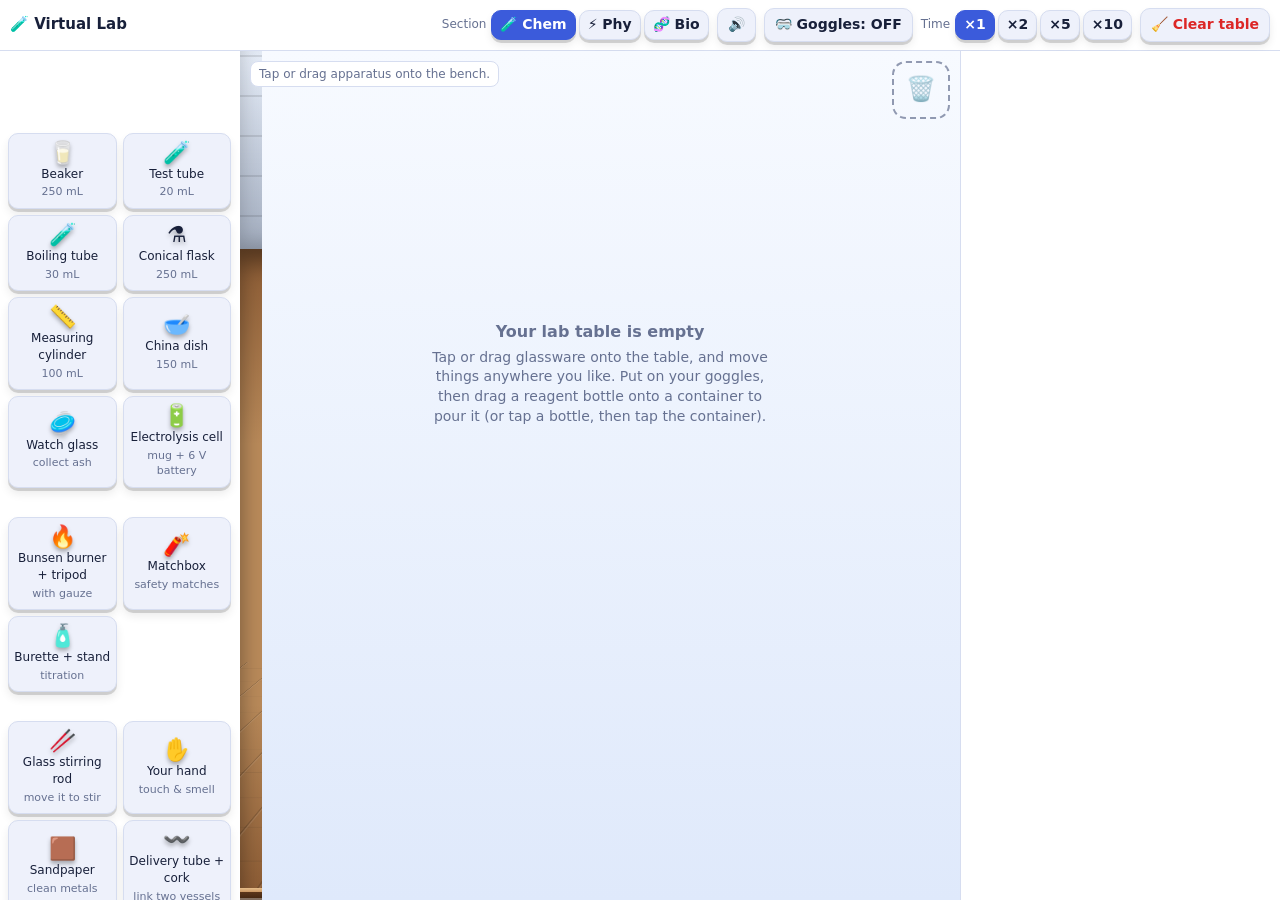
<file: backup/v93/chemlab.html>
<!DOCTYPE html>
<html lang="en">
<head>
<meta charset="utf-8">
<meta name="viewport" content="width=device-width,initial-scale=1,viewport-fit=cover">
<title>Virtual Chemistry Lab</title>
<style>
:root{--bg:#eef2fb;--pan:#ffffff;--tx:#18203a;--mut:#667191;--bd:#d6ddf0;--acc:#3b5bdb;--acc2:#7c3aed;--ok:#16a34a;--bad:#dc2626;--chip:#eef1fb;--ws1:#f7faff;--ws2:#dfe9fb;--wall1:#e6edf8;--wall2:#c9d6ec;--bench1:#b98a5a;--bench2:#8a5a33;--glass:rgba(255,255,255,.35);--glassb:#7e8fb5;--orange:#f97316}
[data-theme=dark]{--bg:#0e1320;--pan:#161c2d;--tx:#e6eaf3;--mut:#9aa6bd;--bd:#2a3349;--acc:#6b8bff;--acc2:#a78bfa;--chip:#222b42;--ws1:#1a2340;--ws2:#0f1630;--wall1:#232c48;--wall2:#161d36;--bench1:#7a5530;--bench2:#4d3219;--glass:rgba(255,255,255,.1);--glassb:#8ea0c9;--orange:#fb923c}
*{box-sizing:border-box;-webkit-tap-highlight-color:transparent}
html,body{-webkit-user-select:none;user-select:none;-webkit-touch-callout:none;margin:0;height:100%;background:var(--bg);color:var(--tx);font:14px/1.4 system-ui,-apple-system,Segoe UI,Roboto,sans-serif}
button{font:inherit;color:inherit;cursor:pointer}
.lab{display:grid;height:100vh;height:100dvh;grid-template-columns:240px 1fr 320px;grid-template-rows:auto 1fr;grid-template-areas:"top top top" "tool ws pan"}
.top{grid-area:top;display:flex;gap:8px;align-items:center;flex-wrap:wrap;padding:8px 10px;background:var(--pan);border-bottom:1px solid var(--bd)}
.top h1{font-size:15px;margin:0 auto 0 0}
.btn{border:1px solid var(--bd);background:var(--chip);border-radius:10px;padding:6px 10px;font-weight:600;box-shadow:0 3px 0 rgba(0,0,0,.14),0 5px 8px rgba(0,0,0,.08);transition:transform .08s,box-shadow .08s}
.btn:active{transform:translateY(2px);box-shadow:0 1px 0 rgba(0,0,0,.14)}
.btn.on{background:var(--acc);color:#fff;border-color:var(--acc)}
.btn.danger{color:var(--bad)}
.btn[disabled],.uc{opacity:.55}
.warp{display:flex;gap:3px;align-items:center}.warp span{font-size:12px;color:var(--mut);margin-right:2px}
.warp .btn{padding:4px 8px}
.tool{grid-area:tool;background:var(--pan);border-right:1px solid var(--bd);display:flex;flex-direction:column;min-height:0}
.tabs{display:flex;gap:4px;padding:6px;border-bottom:1px solid var(--bd);overflow-x:auto;flex:none}
.tabs button{border:0;background:var(--chip);border-radius:8px;padding:6px 10px;font-weight:600;white-space:nowrap}
.tabs button.on{background:var(--acc);color:#fff}
.tbody{overflow:auto;padding:8px;flex:1;min-height:0}
.search{width:100%;padding:7px 9px;border:1px solid var(--bd);border-radius:8px;background:var(--bg);color:var(--tx);margin-bottom:6px}
.amt{display:flex;gap:4px;flex-wrap:wrap;align-items:center;margin:4px 0 8px;font-size:12px;color:var(--mut)}
.amt button{border:1px solid var(--bd);background:var(--chip);border-radius:999px;padding:3px 8px;font-size:12px}
.amt button.on{background:var(--acc2);color:#fff;border-color:var(--acc2)}
.grp{font-size:11px;text-transform:uppercase;letter-spacing:.05em;color:var(--mut);margin:10px 0 4px}
.cards{display:grid;grid-template-columns:1fr 1fr;gap:6px}
.card{box-shadow:0 3px 0 rgba(0,0,0,.14),0 6px 10px rgba(0,0,0,.08);transition:transform .08s,box-shadow .08s;display:flex;flex-direction:column;align-items:center;justify-content:center;gap:2px;text-align:center;border:1px solid var(--bd);background:var(--chip);border-radius:10px;padding:8px 4px;font-size:12px;user-select:none;-webkit-user-select:none;touch-action:pan-y;position:relative;min-height:62px}
.card:active{transform:translateY(2px);box-shadow:0 1px 0 rgba(0,0,0,.14)}
.card .ic{font-size:22px;line-height:1;filter:drop-shadow(0 3px 2px rgba(0,0,0,.3))}
.card small{color:var(--mut);font-size:11px}
.card.bot{min-height:128px;gap:3px;justify-content:flex-start;padding-top:6px}.card.bot .bsvg{height:100px;display:flex;align-items:flex-end;justify-content:center}.card.bot .bsvg svg{width:54px;height:84px;filter:drop-shadow(0 4px 3px rgba(0,0,0,.28))}
.ghost.bt{background:none;box-shadow:none;padding:0;transform:translate(-50%,-70%) rotate(-12deg)}.ghost.bt svg{width:48px;height:75px;filter:drop-shadow(0 8px 6px rgba(0,0,0,.4))}
.card.on{border-color:var(--acc2);box-shadow:0 0 0 2px var(--acc2) inset}
.card.uc{border-style:dashed}
.card .sw{width:16px;height:16px;border-radius:50%;border:1px solid var(--glassb)}
.ghost{position:fixed;z-index:50;pointer-events:none;padding:6px 10px;background:var(--acc);color:#fff;border-radius:10px;font-weight:700;transform:translate(-50%,-120%);box-shadow:0 6px 18px #0005;font-size:12px}
.ws{grid-area:ws;position:relative;overflow:hidden;background:radial-gradient(ellipse at 50% 100%,#ffffff22,transparent 60%),linear-gradient(var(--ws1),var(--ws2));min-height:0;touch-action:none;}
.wall{position:absolute;left:0;right:0;top:0;height:var(--wallh,24%);background:linear-gradient(#0000,#0003),repeating-linear-gradient(0deg,#0000 0 38px,#0000001a 38px 40px),repeating-linear-gradient(90deg,#0000 0 58px,#0000001a 58px 60px),linear-gradient(var(--wall1),var(--wall2));pointer-events:none;box-shadow:inset 0 -12px 20px #0003}
.bench{position:absolute;left:0;right:0;bottom:0;top:calc(var(--wallh,24%) - 6px);overflow:hidden;background:linear-gradient(var(--bench2),var(--bench1) 30%,var(--bench1) 70%,var(--bench2));box-shadow:inset 0 14px 22px #00000066;pointer-events:none}
.bench::before{content:"";position:absolute;left:-70%;right:-70%;top:0;bottom:0;background:repeating-linear-gradient(90deg,#00000026 0 2px,#ffffff12 2px 4px,transparent 4px 64px),repeating-linear-gradient(0deg,#0000 0 60px,#0000000f 60px 62px);transform:perspective(520px) rotateX(46deg);transform-origin:50% 100%}
.bench::after{content:"";position:absolute;left:0;right:0;bottom:0;height:12px;background:linear-gradient(#e6bd8a,#c99560 35%,#5a3519 36%,#3f240f);box-shadow:0 -2px 0 #ffffff55 inset}
.trash{z-index:5;position:absolute;right:10px;top:10px;width:58px;height:58px;border:2px dashed var(--mut);border-radius:14px;display:flex;align-items:center;justify-content:center;font-size:24px;color:var(--mut);opacity:.7}
.trash.hot{background:#dc262633;border-color:var(--bad);opacity:1}
.hint{z-index:1;position:absolute;left:50%;top:38%;transform:translate(-50%,-50%);text-align:center;color:var(--mut);max-width:70%;pointer-events:none}
.hint b{display:block;font-size:16px;margin-bottom:4px}
.toast{position:absolute;left:50%;top:10px;transform:translateX(-50%);background:#111827ee;color:#fff;padding:8px 14px;border-radius:10px;z-index:30;max-width:80%;text-align:center;opacity:0;transition:opacity .2s;pointer-events:none}
.toast.show{opacity:1}
.status{z-index:5;position:absolute;left:10px;top:10px;font-size:12px;color:var(--mut);background:var(--pan);border:1px solid var(--bd);padding:4px 8px;border-radius:8px;max-width:60%}
.it{position:absolute;left:0;top:0;transform-origin:50% 100%;display:flex;flex-direction:column;align-items:center;touch-action:none;cursor:grab;user-select:none;-webkit-user-select:none}
.it.sel svg{filter:drop-shadow(0 0 3px var(--acc2)) drop-shadow(0 0 6px var(--acc2))}
.it.drag{cursor:grabbing}
.it.drag .vessel{transform:translateY(-8px) scale(1.04)}
.it.drag .shadow{transform:scale(1.25);opacity:.5}
.it.pourable svg{filter:drop-shadow(0 0 4px var(--ok)) drop-shadow(0 0 8px var(--ok))}
.it.mounted .lbl,.it.mounted .shadow{display:none}
.it.tilt .vessel{transform:rotate(-24deg);transform-origin:50% 92%}
.it.burning .vessel{filter:brightness(1.7) drop-shadow(0 0 16px #fff)}
/* v92 process realism: boiling bubbles, steam, stir vortex, pour ripples, flame sway */
.sbub{transform-box:fill-box;transform-origin:50% 50%;animation:sbub 1s ease-in infinite;animation-delay:var(--dl,0s)}
@keyframes sbub{0%{transform:translateY(0);opacity:0}25%{opacity:.9}100%{transform:translateY(calc(var(--ry,10px) * -1));opacity:0}}
.steam{transform-box:fill-box;transform-origin:50% 100%;animation:steamUp 1.7s ease-in-out infinite;animation-delay:var(--dl,0s)}
@keyframes steamUp{0%{opacity:0;transform:translateY(3px) scaleY(.7)}30%{opacity:.5}100%{opacity:0;transform:translateY(-14px) scaleY(1.2)}}
.vortex{transform-box:fill-box;transform-origin:50% 50%;animation:vspin .9s linear infinite}
@keyframes vspin{to{transform:rotate(360deg)}}
.ripple{position:absolute;height:9px;border:1.6px solid rgba(255,255,255,.8);border-radius:50%;pointer-events:none;animation:rip .65s ease-out forwards}
@keyframes rip{from{transform:scaleX(.12);opacity:.9}to{transform:scaleX(1);opacity:0}}
.it.inflame .vessel{animation:swayT 1.7s ease-in-out infinite;transform-origin:50% 92%}
@keyframes swayT{0%,100%{transform:rotate(-25.6deg)}50%{transform:rotate(-22.4deg)}}
.it.lit .vessel{filter:drop-shadow(0 0 16px #5aa7ff88)}
.vessel{position:relative;transition:transform .15s,filter .15s}
.vessel svg{display:block;overflow:visible;position:absolute;left:0;top:0}
.svgh,.rodl{position:absolute;inset:0}
.rodl{pointer-events:none}.rodl .rodhit{pointer-events:stroke}
.shadow{position:absolute;left:6%;right:6%;bottom:6px;height:16px;border-radius:50%;background:radial-gradient(ellipse at center,rgba(0,0,0,.6),rgba(0,0,0,.2) 55%,transparent 72%);transition:transform .15s,opacity .15s;pointer-events:none}
.bubs{position:absolute;overflow:hidden;pointer-events:none}
.bub{position:absolute;border-radius:50%;background:radial-gradient(circle at 30% 30%,#fff,#ffffffaa 45%,#ffffff44);border:1px solid #ffffffcc;animation:rise 1.4s linear forwards;bottom:0}
@keyframes rise{to{transform:translateY(var(--rise,-100px));opacity:.1}}
.flb,.fly{display:none;transform-box:fill-box;transform-origin:50% 100%}
.it.lit .flb{display:block;opacity:var(--ob,1);animation:flick .16s infinite alternate}
.it.lit .fly{display:block;opacity:var(--oy,0);animation:flick .28s infinite alternate}
@keyframes flick{from{transform:scale(1,calc(var(--fh,1)*.93)) skewX(-2deg)}to{transform:scale(.96,calc(var(--fh,1)*1.06)) skewX(2deg)}}
.it.stirring .rodl{animation:stirrod .55s linear infinite}
@keyframes stirrod{0%{transform:translate(0,0)}25%{transform:translate(9px,2px)}50%{transform:translate(0,4px)}75%{transform:translate(-9px,2px)}100%{transform:translate(0,0)}}
.rodl .sw{display:none}.it.stirring .rodl .sw{display:block;animation:swd .6s linear infinite}
@keyframes swd{to{stroke-dashoffset:-32}}
.plume{position:absolute;height:12px;border-radius:50%;background:radial-gradient(ellipse at 50% 25%,var(--c),transparent 70%);filter:blur(3px);opacity:var(--a);animation:plume 2.4s ease-out forwards;pointer-events:none}
@keyframes plume{0%{opacity:var(--a);transform:scale(.5,.5)}100%{opacity:0;transform:translateY(52px) scale(1.3,4.5)}}
.steam{position:absolute;width:14px;height:14px;border-radius:50%;background:radial-gradient(circle,#ffffffcc,#ffffff00 70%);filter:blur(2px);animation:steam 1.8s ease-out forwards;pointer-events:none}
@keyframes steam{from{opacity:.8;transform:translate(0,0) scale(.6)}to{opacity:0;transform:translate(8px,-58px) scale(2.2)}}
.pbot{position:absolute;left:0;top:0;width:64px;height:100px;transform-origin:32px 10px;z-index:900;pointer-events:none;opacity:0;transition:transform .45s cubic-bezier(.3,.7,.3,1),opacity .3s;filter:drop-shadow(0 8px 6px rgba(0,0,0,.35))}
.stream{position:absolute;width:5px;z-index:899;pointer-events:none;border-radius:3px;background:linear-gradient(90deg,#ffffff88,var(--c),#ffffff55);opacity:.9;box-shadow:0 0 3px #ffffff88}
.drop{position:absolute;z-index:899;width:6px;height:9px;border-radius:50% 50% 50% 50%/60% 60% 40% 40%;background:var(--c);border:1px solid #ffffffaa;pointer-events:none;animation:fall .55s cubic-bezier(.5,0,1,.6) forwards}
.grain{position:absolute;z-index:899;width:4px;height:4px;border-radius:1px;pointer-events:none;border:1px solid #0004;animation:fall .5s cubic-bezier(.5,0,1,.6) forwards}
@keyframes fall{to{transform:translateY(var(--d))}}
.fr{position:absolute;touch-action:none;cursor:grab;filter:drop-shadow(2px 6px 3px rgba(0,0,0,.4))}
.fr.held{cursor:grabbing}
.fr.rod{width:14px;height:150px;transform-origin:7px 148px;transform:translate(-7px,-148px) rotate(24deg)}
.fr.ribbon{width:84px;height:30px;transform:translate(-80px,-16px)}
.fr.nail{width:64px;height:16px;transform:translate(-32px,-8px) rotate(-8deg)}
.fr .gl{position:absolute;left:-40px;top:-28px;width:96px;height:96px;border-radius:50%;background:radial-gradient(circle,#fff 0,#fff 22%,#dfeaffaa 46%,transparent 70%);opacity:0;pointer-events:none}
.fr.burning .gl{opacity:1;animation:glare .1s infinite alternate}
@keyframes glare{from{transform:scale(.9)}to{transform:scale(1.18)}}
.fr.burning{filter:drop-shadow(0 0 22px #fff) drop-shadow(0 0 44px #cfe4ff)}
.ash{position:absolute;width:3px;height:3px;border-radius:50%;background:#f6f6f2;z-index:871;pointer-events:none;animation:fall .75s cubic-bezier(.5,0,1,.6) forwards}
.vessel svg.tongs{display:none;position:absolute;left:8px;top:76px;pointer-events:none;overflow:visible}
.it.inflame .vessel svg.tongs{display:block}
.swl{position:absolute;border:2px dashed rgba(255,255,255,.85);border-radius:50%;display:none;pointer-events:none}
.it.stirring .swl{display:block;animation:swr .5s linear infinite}
@keyframes swr{to{transform:rotate(360deg)}}
.fume{position:absolute;width:16px;height:16px;border-radius:50%;background:radial-gradient(circle,rgba(150,70,20,.75),rgba(150,70,20,0) 70%);filter:blur(2px);animation:steam 1.8s ease-out forwards;pointer-events:none}
.ws.hand,.ws.hand .it{cursor:none}
#hc{display:none;position:absolute;font-size:34px;pointer-events:none;z-index:999;transform:translate(-14px,-22px);filter:drop-shadow(0 4px 3px rgba(0,0,0,.4))}
.sunwin{position:absolute;left:5%;top:9%;width:96px;height:calc(var(--wallh,24%)*.64);border:5px solid #8a6a3a;background:linear-gradient(#bfe4ff,#eaf7ff);box-shadow:inset 0 0 12px #fff,0 3px 8px #0004;pointer-events:none;display:grid;grid-template:1fr 1fr/1fr 1fr;gap:4px}
.sunwin i{background:#dff1ff99}
.beam{position:absolute;left:5%;top:calc(var(--wallh,24%)*.7);width:44%;bottom:0;pointer-events:none;background:linear-gradient(180deg,rgba(255,236,150,.55),rgba(255,236,150,.16));clip-path:polygon(0 0,22% 0,100% 100%,40% 100%)}
.dtl{position:absolute;inset:0;width:100%;height:100%;z-index:860;pointer-events:none;overflow:visible}
.dtl .ea,.dtl .eb{pointer-events:auto;cursor:grab}
.elx{position:absolute;left:0;top:0;width:220px;height:192px;pointer-events:none}.elx .swt{pointer-events:all;cursor:pointer}
.lev{transform-origin:100px 176px;transform:rotate(-42deg);transition:transform .15s}.it.on .lev{transform:rotate(0)}
.it.inv .vessel{transform:scaleY(-1)}.it.inv.drag .vessel{transform:scaleY(-1) translateY(8px) scale(1.04)}
.it.pouring .vessel{transform:rotate(var(--tilt,0deg));transform-origin:50% 28%}
.it{pointer-events:none}.it .vessel,.it .lbl,.it .read>span{pointer-events:auto}
.mt{position:absolute;width:16px;height:124px;transform-origin:8px 8px;transform:translate(-8px,-8px) rotate(-30deg);z-index:880;cursor:grab;touch-action:none;filter:drop-shadow(2px 6px 3px rgba(0,0,0,.4))}
.mt.held{cursor:grabbing}.mt.lit{filter:drop-shadow(0 0 10px #ffb340) drop-shadow(2px 6px 3px rgba(0,0,0,.4))}
.mfl{display:none;transform-box:fill-box;transform-origin:50% 100%}
.mt.lit .mfl{display:block;animation:mflick .12s infinite alternate}
@keyframes mflick{from{transform:scale(calc(var(--fs,1)*.92),calc(var(--fs,1)*.88))}to{transform:scale(calc(var(--fs,1)*1.05),calc(var(--fs,1)*1.08))}}
.mt.lit .memb{opacity:1}
.mtray{cursor:grab}.tap{cursor:pointer}
.gw{display:none}.it.gas:not(.lit) .gw{display:block;animation:gw 1s ease-out infinite}
@keyframes gw{from{opacity:.9;transform:translateY(0)}to{opacity:0;transform:translateY(-16px)}}
.tapH{transition:transform .2s;transform-box:fill-box;transform-origin:center}.it.gas .tapH{transform:rotate(90deg)}
.lbl{font-size:11px;font-weight:700;background:var(--pan);border:1px solid var(--bd);border-radius:6px;padding:1px 6px;margin-top:3px;white-space:nowrap}
.read{display:flex;gap:3px;flex-wrap:wrap;justify-content:center;max-width:150px;margin-bottom:3px;min-height:4px}
.read span.rodchip{background:#374151;color:#e5e7eb}.read span{font-size:11px;font-weight:700;padding:1px 6px;border-radius:6px;background:#111827;color:#a7f3d0;font-family:ui-monospace,Menlo,monospace;cursor:pointer}
.read span.paper{color:#111;border:1px solid #0004;min-width:34px;text-align:center}
.flame{position:absolute;bottom:-26px;font-size:22px;display:none;animation:fl .3s infinite alternate}
.it.heat .flame{display:block}
@keyframes fl{to{transform:scale(1.15) translateY(-2px)}}
.pan{grid-area:pan;background:var(--pan);border-left:1px solid var(--bd);display:flex;flex-direction:column;min-height:0}
.pbody{overflow:auto;padding:10px;flex:1;min-height:0}
.row{display:flex;justify-content:space-between;gap:8px;padding:3px 0;border-bottom:1px dashed var(--bd)}
.row b{font-variant-numeric:tabular-nums}
.sw2{display:inline-block;width:14px;height:14px;border-radius:50%;border:1px solid var(--glassb);vertical-align:-2px;margin-right:4px}
.acts{display:flex;gap:6px;flex-wrap:wrap;margin:10px 0}
.acts .btn{padding:6px 9px;font-size:13px}
.ob{padding:6px 8px;border-radius:8px;background:var(--chip);margin-bottom:5px;font-size:13px}
.ob small{color:var(--mut);display:block}
.rx{padding:8px;border-radius:10px;background:var(--chip);margin-bottom:6px}
.rx b{display:block;font-size:14px}.rx small{color:var(--mut)}
.muted{color:var(--mut)}
.ucb{display:inline-block;font-size:11px;font-weight:700;background:#f59e0b33;color:#b45309;border-radius:6px;padding:1px 6px;margin-left:4px}
[data-theme=dark] .ucb{color:#fbbf24}
textarea,input.t,.search{-webkit-user-select:text;user-select:text}
textarea,input.t{width:100%;padding:7px 9px;border:1px solid var(--bd);border-radius:8px;background:var(--bg);color:var(--tx);font:inherit}
@media(max-width:820px){
 .lab{grid-template-columns:1fr;grid-template-rows:auto auto minmax(250px,1fr) 38%;grid-template-areas:"top" "tool" "ws" "pan"}
 .tool{border-right:0;border-bottom:1px solid var(--bd);max-height:205px}
 .tbody{padding:4px 6px}
 .cards{display:flex;gap:6px;overflow-x:auto;flex-wrap:nowrap;padding-bottom:4px}.card{min-width:92px;flex:none;touch-action:pan-x;min-height:56px}
 .grp{margin:4px 0 2px}.amt{margin:2px 0 4px}
 .top .long,.warp span{display:none}.top{gap:5px;padding:6px;flex-wrap:nowrap;overflow-x:auto}.top .btn,.warp{flex:none}.top h1{margin-right:0}.btn{padding:5px 8px;font-size:12px}
 .pan{border-left:0;border-top:1px solid var(--bd)}
 .top h1{font-size:14px}
 .status{display:none}
}
.it.bottle .vessel{overflow:visible}.it.bottle .capoff{display:none;position:absolute;left:-18px;bottom:2px;width:20px;height:13px;border-radius:3px;background:#15181f;box-shadow:0 2px 3px rgba(0,0,0,.35);transform:rotate(-8deg)}.it.bottle.open .capoff{display:block}
.it.burette .tapk{cursor:ew-resize;pointer-events:auto}.it.burette .vessel,.it.bottle .vessel{pointer-events:auto}
@media(max-width:820px) and (orientation:landscape),(max-height:520px){.lab{grid-template-columns:150px 1fr 210px;grid-template-rows:auto 1fr;grid-template-areas:"top top top" "tool ws pan"}.tool{max-height:none;border-right:1px solid var(--bd);border-bottom:0}.cards{display:grid;grid-template-columns:1fr;overflow-x:visible}.card{min-width:0}.pan{border-left:1px solid var(--bd);border-top:0}.status{display:none}}
@media(prefers-reduced-motion:reduce){.bub,.flame,.sbub,.steam,.vortex,.ripple,.it.inflame .vessel{animation:none}.xsec svg *{animation:none}}
/* ---- v91: Physics & Biology sections ---- */
.xsec{grid-column:1/4;grid-row:2;display:grid;grid-template-columns:262px 1fr 320px;min-height:0}
.xsec>div{overflow:auto;padding:10px 12px;min-height:0}
.xctl{background:var(--pan);border-right:1px solid var(--bd)}
.xstage{position:relative;background:linear-gradient(var(--ws1),var(--ws2))}
.xnote{background:var(--pan);border-left:1px solid var(--bd)}
.xsec h3{margin:2px 0 8px;font-size:14px}
.xsec .rig{display:flex;gap:4px;flex-wrap:wrap;margin-bottom:6px}
.xsec .rig button{border:1px solid var(--bd);background:var(--chip);border-radius:999px;padding:6px 11px;font-weight:700;font-size:12.5px}
.xsec .rig button.on{background:var(--acc);color:#fff;border-color:var(--acc)}
.xsec label{display:block;font-size:12px;font-weight:700;color:var(--mut);margin:9px 0 3px}
.xsec input[type=range]{width:100%}
.xsec input[type=number],.xsec select{width:100%;padding:6px 8px;border:1px solid var(--bd);border-radius:8px;background:var(--bg);color:var(--tx);font:inherit}
.xsec .rv{font-weight:800;color:var(--tx);float:right}
.xsec .ro{display:flex;justify-content:space-between;gap:8px;padding:6px 9px;background:var(--chip);border-radius:8px;margin:4px 0;font-size:13px}
.xsec .ro b{font-variant-numeric:tabular-nums}
.xsec svg{width:100%;height:auto;display:block}
.xsec .why{font-size:12.5px;color:var(--mut);line-height:1.5;background:var(--chip);border-left:3px solid var(--acc);padding:8px 10px;border-radius:6px;margin:8px 0}
.ptable{width:100%;border-collapse:collapse;font-size:13px}.ptable td,.ptable th{padding:4px 6px;border-bottom:1px solid var(--bd);text-align:left}.ptable th{color:var(--mut);font-size:11px;text-transform:uppercase;letter-spacing:.04em}
.pgrid{border-collapse:collapse;margin:6px 0}.pgrid td,.pgrid th{border:1px solid var(--bd);padding:6px 9px;font-weight:700;font-size:13px;text-align:center}.pgrid th{background:var(--chip);color:var(--acc)}
.nb{border-top:1px dashed var(--bd);margin-top:12px;padding-top:8px;font-size:12px;color:var(--mut)}
.nb>div:first-child{display:flex;justify-content:space-between;align-items:center;font-weight:800;color:var(--tx);margin-bottom:5px}
.nb button{border:1px solid var(--bd);background:var(--chip);border-radius:7px;padding:2px 8px;font:inherit;font-size:11px;font-weight:700;color:var(--mut);cursor:pointer}
.nbe{display:flex;gap:7px;padding:3px 0;border-bottom:1px dotted var(--bd);line-height:1.4}
.nbe time{flex:0 0 34px;font-variant-numeric:tabular-nums;opacity:.75}
.nbe b{color:var(--tx);flex:0 0 auto}
@media(max-width:820px){.xsec{grid-column:1;grid-row:2/5;grid-template-columns:1fr;grid-template-rows:auto minmax(180px,1fr) auto}.xctl{max-height:190px;border-right:0;border-bottom:1px solid var(--bd)}.xnote{border-left:0;border-top:1px solid var(--bd);max-height:34%}}
</style>
</head>
<body>
<div class="lab" id="lab">
 <div class="top">
  <h1>🧪 <span class="long">Virtual Lab</span></h1>
  <div class="warp secs"><span>Section</span><button class="btn on" data-sec="chem">🧪 Chem</button><button class="btn" data-sec="phy">⚡ Phy</button><button class="btn" data-sec="bio">🧬 Bio</button></div>
  <button class="btn" id="sndBtn" aria-label="Sound">🔊</button>
  <button class="btn" id="gogBtn">🥽 Goggles: OFF</button>
  <div class="warp"><span>Time</span><button class="btn on" data-w="1">×1</button><button class="btn" data-w="2">×2</button><button class="btn" data-w="5">×5</button><button class="btn" data-w="10">×10</button></div>
  <button class="btn danger" id="resetBtn">🧹 Clear table</button>
 </div>
 <div class="tool">
  <div class="tabs"><button class="on" data-tt="app">Apparatus</button><button data-tt="chem">Chemicals</button></div>
  <div class="tbody" id="tbody"></div>
 </div>
 <div class="ws" id="ws"><div class="wall"></div><div class="bench"></div><div class="sunwin"><i></i><i></i><i></i><i></i></div><div class="beam"></div><div id="hc">✋</div>
  <div class="status" id="status">Tap or drag apparatus onto the bench.</div>
  <div class="hint" id="hint"><b>Your lab table is empty</b>Tap or drag glassware onto the table, and move things anywhere you like. Put on your goggles, then drag a reagent bottle onto a container to pour it (or tap a bottle, then tap the container).</div>
  <div class="trash" id="trash">🗑️</div>
  
  <div class="toast" id="toast"></div>
 </div>
 <div class="pan">
  <div class="tabs" id="ptabs"><button class="on" data-pt="insp">Inspect</button><button data-pt="obs">Observations</button><button data-pt="rx">Reactions</button><button data-pt="exp">Activities</button><button data-pt="nb">Notebook</button></div>
  <div class="pbody" id="pbody"></div>
 </div>
 <div class="xsec" id="xPhy" hidden><div class="xctl" id="phyCtl"></div><div class="xstage" id="phyStage"></div><div class="xnote" id="phyNote"></div></div>
 <div class="xsec" id="xBio" hidden><div class="xctl" id="bioCtl"></div><div class="xstage" id="bioStage"></div><div class="xnote" id="bioNote"></div></div>
</div>

<script>
/* The Virtual Lab is OPEN since v91. To lock it again set LAB_LOCKED to true here AND in index.html. */
var LAB_LOCKED=false;
if(LAB_LOCKED){document.body.innerHTML='<div style="position:fixed;inset:0;display:flex;flex-direction:column;align-items:center;justify-content:center;gap:8px;background:#111827;color:#fff;font-family:system-ui,sans-serif;text-align:center;padding:20px"><div style="font-size:64px">🔒</div><h2 style="margin:0">The Virtual Lab is locked</h2><p style="opacity:.7;margin:0">This part of the app is switched off for now.</p></div>'}
</script>
<script>if(!window.LAB_LOCKED)document.write('<script src="chemcore.js"><\/script><script src="physcore.js"><\/script><script src="biocore.js"><\/script>')</script>
<script>
if(window.LAB_LOCKED)throw new Error("Virtual Lab locked");
/* ================= CHEMISTRY ENGINE: provided by chemcore.js (principle-based). Bridge to the names the UI uses ================= */
if(!window.Engine)document.body.insertAdjacentHTML("afterbegin",'<div style="padding:20px;color:#fff;background:#b00">chemcore.js failed to load. Reload the app.</div>');
const {phOf,react,step,addLiquid,addSolid,pourTo,newContainer,solnColour,cname,tickContainer,RX,OBS,observe,log,regRx,PPT,SOLCOL,SOLNAME,DEPCOL,DEPWORD,mix,hex,hx,uiColor,WATER,emptyContainer}=window.Engine;
const Z=(c,k)=>c.sp[k]||0;let simTime=0;const XCONC=Math.round((0.07+Math.random()*0.06)*1000)/1000; /* hidden strength of "Acid X" for the titration task */


/* ================= DATA FOR THE TOOLBOX ================= */
const CHEM=[
 {id:"water",n:"Distilled water",f:"H₂O",g:"Other",c:{},col:"#dff0ff"},
 {id:"etoh",n:"Ethanol (absolute)",f:"C₂H₅OH",g:"Other",c:{EtOH:17.2},col:"#f6fbff"},
 {id:"hcl",n:"Hydrochloric acid 1 M",f:"HCl",g:"Acids",c:{H:1,Cl:1},col:"#dff0ff"},
 {id:"h2so4",n:"Sulphuric acid 0.5 M",f:"H₂SO₄",g:"Acids",c:{H:1,SO4:.5},col:"#e8f1ff"},
 {id:"hno3",n:"Nitric acid 1 M",f:"HNO₃",g:"Acids",c:{H:1,NO3:1},col:"#eef7ff"},
 {id:"hac",n:"Ethanoic (acetic) acid 1 M",f:"CH₃COOH",g:"Acids",c:{HAc:1},col:"#f4fbff"},
 {id:"glac",n:"Glacial ethanoic acid",f:"CH₃COOH",g:"Acids",c:{HAc:17.4},col:"#f6fbff"},
 {id:"h2so4c",n:"Conc. sulphuric acid 18 M",f:"H₂SO₄",g:"Acids",c:{H:36,SO4:18},col:"#f3f3d8",heat:1.2},
 {id:"hclx",n:"Acid X (unknown strength)",f:"HCl",g:"Acids",c:{H:XCONC,Cl:XCONC},col:"#dff0ff"},
 {id:"naoh",n:"Sodium hydroxide 1 M",f:"NaOH",g:"Bases",c:{Na:1,OH:1},col:"#eef7ff"},
 {id:"naoh01",n:"Sodium hydroxide 0.1 M (burette)",f:"NaOH",g:"Bases",c:{Na:.1,OH:.1},col:"#f3f9ff"},
 {id:"koh",n:"Potassium hydroxide 1 M",f:"KOH",g:"Bases",c:{K:1,OH:1},col:"#eef7ff"},
 {id:"lime",n:"Lime water",f:"Ca(OH)₂",g:"Bases",c:{Ca:.011,OH:.022},col:"#f3f9ff"},
 {id:"na2co3",n:"Sodium carbonate 0.5 M",f:"Na₂CO₃",g:"Salts",c:{Na:1,CO3:.5},col:"#f3f9ff"},
 {id:"nacl",n:"Sodium chloride 1 M",f:"NaCl",g:"Salts",c:{Na:1,Cl:1},col:"#f3f9ff"},
 {id:"na2so4",n:"Sodium sulphate 0.5 M",f:"Na₂SO₄",g:"Salts",c:{Na:1,SO4:.5},col:"#f3f9ff"},
 {id:"bacl2",n:"Barium chloride 0.5 M",f:"BaCl₂",g:"Salts",c:{Ba:.5,Cl:1},col:"#f3f9ff"},
 {id:"agno3",n:"Silver nitrate 0.1 M",f:"AgNO₃",g:"Salts",c:{Ag:.1,NO3:.1},col:"#f3f9ff"},
 {id:"pbno3",n:"Lead nitrate 0.1 M",f:"Pb(NO₃)₂",g:"Salts",c:{Pb:.1,NO3:.2},col:"#f3f9ff"},
 {id:"ki",n:"Potassium iodide 0.2 M",f:"KI",g:"Salts",c:{K:.2,I:.2},col:"#f3f9ff"},
 {id:"cuso4",n:"Copper sulphate 0.5 M",f:"CuSO₄",g:"Salts",c:{Cu:.5,SO4:.5},col:"#4a8df0"},
 {id:"feso4",n:"Iron(II) sulphate 0.2 M",f:"FeSO₄",g:"Salts",c:{Fe2:.2,SO4:.2},col:"#bfe3bf"},
 {id:"fecl3",n:"Iron(III) chloride 0.2 M",f:"FeCl₃",g:"Salts",c:{Fe3:.2,Cl:.6},col:"#d9a24a"},
 {id:"znso4",n:"Zinc sulphate 0.5 M",f:"ZnSO₄",g:"Salts",c:{Zn:.5,SO4:.5},col:"#f3f9ff"},
 {id:"mgso4",n:"Magnesium sulphate 0.5 M",f:"MgSO₄",g:"Salts",c:{Mg:.5,SO4:.5},col:"#f3f9ff"},
 {id:"alcl3",n:"Aluminium chloride 0.2 M",f:"AlCl₃",g:"Salts",c:{Al:.2,Cl:.6},col:"#f3f9ff"},
 {id:"ph",n:"Phenolphthalein",f:"indicator",g:"Indicators",ind:"ph",c:{},col:"#fff"},
 {id:"mo",n:"Methyl orange",f:"indicator",g:"Indicators",ind:"mo",c:{},col:"#f6a53a"},
 {id:"ui",n:"Universal indicator",f:"indicator",g:"Indicators",ind:"ui",c:{},col:"#3fae49"},
 {id:"btb",n:"Bromothymol blue",f:"indicator",g:"Indicators",ind:"btb",c:{},col:"#3a7fd0"},
 {id:"zn",n:"Zinc granules",f:"Zn",g:"Solids",sol:1,col:SOLCOL.zn},
 {id:"fe",n:"Iron nails/filings",f:"Fe",g:"Solids",sol:1,col:SOLCOL.fe},
 {id:"cu",n:"Copper powder",f:"Cu",g:"Solids",sol:1,col:SOLCOL.cu},
 {id:"caco3",n:"Marble chips",f:"CaCO₃",g:"Solids",sol:1,col:SOLCOL.caco3},
 {id:"cuo",n:"Copper(II) oxide",f:"CuO",g:"Solids",sol:1,col:SOLCOL.cuo},
 {id:"cao",n:"Calcium oxide (quicklime)",f:"CaO",g:"Solids",sol:1,col:"#f4f1e8"},
 {id:"feso4s",n:"Ferrous sulphate crystals",f:"FeSO₄·7H₂O",g:"Solids",sol:1,col:"#8fc08f"},
 {id:"pbn",n:"Lead nitrate powder",f:"Pb(NO₃)₂",g:"Solids",sol:1,col:"#f3f3f0"},
 {id:"agcl",n:"Silver chloride",f:"AgCl",g:"Solids",sol:1,col:"#f6f6f4"},
 {id:"agbr",n:"Silver bromide",f:"AgBr",g:"Solids",sol:1,col:"#f2ecc8"},
 {id:"baoh2",n:"Barium hydroxide",f:"Ba(OH)₂·8H₂O",g:"Solids",sol:1,col:"#f2f2f2"},
 {id:"nh4cl",n:"Ammonium chloride",f:"NH₄Cl",g:"Solids",sol:1,col:"#f6f6f6"},
 {id:"k2so4",n:"Potassium sulphate",f:"K₂SO₄",g:"Solids",sol:1,col:"#f6f6f6"},
 {id:"nh4no3",n:"Ammonium nitrate",f:"NH₄NO₃",g:"Solids",sol:1,col:"#f6f6f6"},
 {id:"cuso4a",n:"Anhydrous copper sulphate",f:"CuSO₄",g:"Solids",sol:1,col:"#f4f4f2"},
 {id:"na",n:"Sodium metal",f:"Na",g:"Solids",sol:1,col:"#b9bdc4"},
 {id:"k",n:"Potassium metal",f:"K",g:"Solids",sol:1,col:"#c9ccd2"},
 {id:"al",n:"Aluminium turnings",f:"Al",g:"Solids",sol:1,col:SOLCOL.al}
];
const APP=[
 {id:"beaker",n:"Beaker",ic:"🥛",s:"250 mL",k:"cont"},{id:"tube",n:"Test tube",ic:"🧪",s:"20 mL",k:"cont"},
 {id:"btube",n:"Boiling tube",ic:"🧪",s:"30 mL",k:"cont"},{id:"flask",n:"Conical flask",ic:"⚗️",s:"250 mL",k:"cont"},
 {id:"cyl",n:"Measuring cylinder",ic:"📏",s:"100 mL",k:"cont"},{id:"dish",n:"China dish",ic:"🥣",s:"150 mL",k:"cont"},
 {id:"watch",n:"Watch glass",ic:"🥏",s:"collect ash",k:"cont"},{id:"mug",n:"Electrolysis cell",ic:"🔋",s:"mug + 6 V battery",k:"cont"},
 {id:"bunsen",n:"Bunsen burner + tripod",ic:"🔥",s:"with gauze",k:"tool"},{id:"matchbox",n:"Matchbox",ic:"🧨",s:"safety matches",k:"tool"},
 {id:"rod",n:"Glass stirring rod",ic:"🥢",s:"move it to stir",k:"hand"},{id:"hand",n:"Your hand",ic:"✋",s:"touch & smell",k:"hand"},
 {id:"sand",n:"Sandpaper",ic:"🟫",s:"clean metals",k:"hand"},{id:"dtube",n:"Delivery tube + cork",ic:"〰️",s:"link two vessels",k:"hand"},
 {id:"ribbon",n:"Magnesium ribbon",ic:"〰️",s:"3-4 cm strip",k:"piece"},{id:"nail",n:"Iron nail",ic:"📍",s:"for displacement",k:"piece"},
 {id:"phm",n:"pH meter",ic:"📟",s:"probe",k:"probe"},{id:"th",n:"Thermometer",ic:"🌡️",s:"probe",k:"probe"},
 {id:"rl",n:"Red litmus",ic:"🟥",s:"paper",k:"probe"},{id:"bl",n:"Blue litmus",ic:"🟦",s:"paper",k:"probe"},
 {id:"up",n:"Universal pH paper",ic:"🌈",s:"paper",k:"probe"},
 {id:"burette",n:"Burette + stand",ic:"🧴",s:"titration",k:"tool"}
];
const LIQ_AMT=[.2,1,5,10,25,50],SOL_AMT=[.1,.5,1,2,5];
const EXPS=["Acid + metal: hydrogen gas and the pop test","Acid + carbonate: carbon dioxide and lime water","Neutralisation with indicators","Titration: find the molarity of unknown acid X","Metal displacement (Zn/Fe/Cu in salt solutions)","Precipitation reactions of salts","Action of heat on lead nitrate / copper sulphate crystals","Burning magnesium ribbon in air","Slaking of quicklime (very exothermic)","Esterification (ethanol + ethanoic acid)"];

const BOT={
 etoh:{k:"glass",cap:"#2f8a3f",lab:["C₂H₅OH","ethanol"]},glac:{k:"glass",cap:"#2f8a3f",lab:["CH₃COOH","glacial"],hz:"c"},h2so4c:{k:"amber",cap:"#15181f",lab:["H₂SO₄","conc."],hz:"c"},
 hclx:{k:"glass",cap:"#15181f",lab:["HCl","X = ?"],hz:"c"},naoh01:{k:"plastic",cap:"#1f66d6",lab:["NaOH","0.1 M"]},alcl3:{k:"glass",cap:"stop",lab:["AlCl₃","0.2 M"]},
 al:{k:"jar",fill:"gran",lab:["Al","turnings"]},k:{k:"jar",amber:1,lab:["K","under oil"],hz:"c"},
 water:{k:"wash",cap:"#2f6bd1",lab:["H₂O","distilled"]},
 hcl:{k:"glass",cap:"#15181f",lab:["HCl","1 M"],hz:"c"},
 h2so4:{k:"glass",cap:"#15181f",lab:["H₂SO₄","0.5 M"],hz:"c"},
 hno3:{k:"amber",cap:"#15181f",lab:["HNO₃","1 M"],hz:"c"},
 hac:{k:"glass",cap:"#2f8a3f",lab:["CH₃COOH","1 M"]},
 naoh:{k:"plastic",cap:"#1f66d6",lab:["NaOH","1 M"],hz:"c"},
 koh:{k:"plastic",cap:"#1f66d6",lab:["KOH","1 M"],hz:"c"},
 lime:{k:"glass",cap:"stop",lab:["Ca(OH)₂","lime water"]},
 na2co3:{k:"glass",cap:"stop",lab:["Na₂CO₃","0.5 M"]},
 nacl:{k:"glass",cap:"stop",lab:["NaCl","1 M"]},
 na2so4:{k:"glass",cap:"stop",lab:["Na₂SO₄","0.5 M"]},
 bacl2:{k:"glass",cap:"stop",lab:["BaCl₂","0.5 M"],hz:"t"},
 agno3:{k:"amber",cap:"#15181f",lab:["AgNO₃","0.1 M"],hz:"t"},
 pbno3:{k:"glass",cap:"stop",lab:["Pb(NO₃)₂","0.1 M"],hz:"t"},
 ki:{k:"amber",cap:"#15181f",lab:["KI","0.2 M"]},
 cuso4:{k:"glass",cap:"stop",lab:["CuSO₄","0.5 M"]},
 feso4:{k:"glass",cap:"stop",lab:["FeSO₄","0.2 M"]},
 fecl3:{k:"glass",cap:"stop",lab:["FeCl₃","0.2 M"]},
 znso4:{k:"glass",cap:"stop",lab:["ZnSO₄","0.5 M"]},
 mgso4:{k:"glass",cap:"stop",lab:["MgSO₄","0.5 M"]},
 ph:{k:"dropper",lab:["Phth.","ind."]},mo:{k:"dropper",lab:["M.O.","ind."]},
 ui:{k:"dropper",lab:["UI","ind."]},btb:{k:"dropper",lab:["BTB","ind."]},
 zn:{k:"jar",fill:"gran",lab:["Zn","granules"]},mg:{k:"jar",fill:"rib",lab:["Mg","ribbon"]},
 fe:{k:"jar",fill:"fil",lab:["Fe","filings"]},cu:{k:"jar",fill:"turn",lab:["Cu","turnings"]},
 caco3:{k:"jar",fill:"chip",lab:["CaCO₃","marble"]},cuo:{k:"jar",fill:"pow",lab:["CuO","powder"]}
};
Object.assign(BOT,{
 cao:{k:"jar",fill:"pow",pc:"#f1eee6",lab:["CaO","quicklime"],hz:"c"},feso4s:{k:"jar",fill:"chip",pc:"#8fc08f",lab:["FeSO₄","crystals"]},
 pbn:{k:"jar",fill:"pow",pc:"#f3f3f0",lab:["Pb(NO₃)₂","powder"],hz:"t"},agcl:{k:"jar",amber:1,lab:["AgCl","light-sensitive"],hz:"t"},
 agbr:{k:"jar",amber:1,lab:["AgBr","light-sensitive"],hz:"t"},baoh2:{k:"jar",fill:"pow",pc:"#f2f2f2",lab:["Ba(OH)₂","·8H₂O"],hz:"t"},
 nh4cl:{k:"jar",fill:"pow",pc:"#f6f6f6",lab:["NH₄Cl","solid"]},k2so4:{k:"jar",fill:"pow",pc:"#f6f6f6",lab:["K₂SO₄","solid"]},
 nh4no3:{k:"jar",fill:"pow",pc:"#f6f6f6",lab:["NH₄NO₃","solid"]},cuso4a:{k:"jar",fill:"pow",pc:"#f2f2ee",lab:["CuSO₄","anhydrous"]},
 na:{k:"jar",fill:"gran",lab:["Na","under oil"],hz:"c"},cu:{k:"jar",fill:"turn",lab:["Cu","powder"]}
});
let BN=0;
const rnd=i=>((i*9301+49297)%233280)/233280;
function bottleSVG(ch){
 const s=BOT[ch.id]||{},k=s.k||(ch.sol?"jar":ch.ind?"dropper":"glass"),id="bt"+(BN++);
 const lab=s.lab||[ch.f,""],lq=ch.col||"#dff0ff";
 const fs=lab[0].length>7?6.2:lab[0].length>4?7.8:10;
 let o=`<svg viewBox="0 0 64 100" width="64" height="100"><defs><linearGradient id="${id}" x1="0" x2="1"><stop offset="0" stop-color="#000" stop-opacity=".38"/><stop offset=".22" stop-color="#fff" stop-opacity=".34"/><stop offset=".5" stop-color="#fff" stop-opacity=".02"/><stop offset=".82" stop-color="#000" stop-opacity=".14"/><stop offset="1" stop-color="#000" stop-opacity=".42"/></linearGradient></defs>`;
 o+=`<ellipse cx="32" cy="97" rx="22" ry="3" fill="#000" opacity=".25"/>`;
 const label=(x,y,w,h)=>{let t=`<rect x="${x}" y="${y}" width="${w}" height="${h}" rx="1.6" fill="#fbfaf2" stroke="#9a9a90" stroke-width=".5"/>`;
  t+=`<rect x="${x}" y="${y}" width="${w}" height="3.2" fill="${s.hz==="c"?"#d63a2f":s.hz==="t"?"#222":"#3b7bd8"}"/>`;
  t+=`<text x="${x+w/2}" y="${y+h/2+2}" text-anchor="middle" font-size="${fs}" font-weight="800" font-family="system-ui,sans-serif" fill="#111">${lab[0]}</text><text x="${x+w/2}" y="${y+h-3}" text-anchor="middle" font-size="5.4" font-family="system-ui,sans-serif" fill="#444">${lab[1]}</text>`;return t};
 const ribs=(x,y,w,h)=>{let t="";for(let i=1;i<w/2.6;i++)t+=`<line x1="${x+i*2.6}" x2="${x+i*2.6}" y1="${y+1}" y2="${y+h-1}" stroke="#000" stroke-opacity=".35" stroke-width=".7"/>`;return t};
 if(k==="glass"||k==="amber"){
  const body="M14 46 Q14 40 20 36 L24 30 L24 22 L40 22 L40 30 L44 36 Q50 40 50 46 L50 90 Q50 96 44 96 L20 96 Q14 96 14 90 Z";
  if(k==="amber")o+=`<path d="${body}" fill="#7a410f" stroke="#4d2706" stroke-width="1"/>`;
  else o+=`<path d="${body}" fill="rgba(170,200,222,.38)" stroke="#6f86a8" stroke-width="1"/><path d="M15 52 L49 52 L49 90 Q49 95 44 95 L20 95 Q15 95 15 90 Z" fill="${lq}" fill-opacity=".92"/><ellipse cx="32" cy="52" rx="17" ry="2.6" fill="#fff" fill-opacity=".45" stroke="#fff" stroke-opacity=".5" stroke-width=".5"/>`;
  o+=`<path d="${body}" fill="url(#${id})"/>`;
  if(s.cap==="stop")o+=`<path d="M26 23 L26 17 Q26 11 32 11 Q38 11 38 17 L38 23 Z" fill="rgba(215,232,244,.95)" stroke="#6f86a8" stroke-width=".8"/><path d="M26 23 L26 17 Q26 11 32 11 Q38 11 38 17 L38 23 Z" fill="url(#${id})"/>`;
  else o+=`<rect x="22" y="9" width="20" height="15" rx="2.4" fill="${s.cap||"#15181f"}"/>${ribs(22,9,20,15)}<rect x="22" y="9" width="20" height="15" rx="2.4" fill="url(#${id})"/>`;
  o+=label(17,58,30,28)+`<path d="M18 50 L18 90" stroke="#fff" stroke-opacity=".55" stroke-width="2.2" stroke-linecap="round"/>`;
 }else if(k==="plastic"){
  o+=`<rect x="24" y="26" width="16" height="12" fill="#eef1f4" stroke="#aeb7c3"/><rect x="13" y="34" width="38" height="62" rx="7" fill="#f2f5f8" stroke="#aeb7c3"/><rect x="13" y="34" width="38" height="62" rx="7" fill="url(#${id})"/>`;
  o+=`<rect x="21" y="12" width="22" height="16" rx="3" fill="${s.cap}"/>${ribs(21,12,22,16)}<rect x="21" y="12" width="22" height="16" rx="3" fill="url(#${id})"/>`+label(16,54,32,32);
 }else if(k==="dropper"){
  const body="M20 56 Q20 52 24 50 L26 46 L26 42 L38 42 L38 46 L40 50 Q44 52 44 56 L44 94 Q44 97 41 97 L23 97 Q20 97 20 94 Z";
  o+=`<path d="${body}" fill="#7a410f" stroke="#4d2706" stroke-width="1"/><path d="${body}" fill="url(#${id})"/><rect x="24" y="36" width="16" height="8" rx="1.6" fill="#15181f"/>`;
  o+=`<path d="M28 36 L28 20 Q28 6 32 6 Q36 6 36 20 L36 36 Z" fill="#23262d" stroke="#0e0f12" stroke-width=".8"/><path d="M29.4 34 L29.4 18" stroke="#fff" stroke-opacity=".3" stroke-width="1.6" stroke-linecap="round"/>`;
  o+=label(21,62,22,26);
 }else if(k==="jar"){
  o+=`<path d="M8 46 L8 90 Q8 97 15 97 L49 97 Q56 97 56 90 L56 46 Z" fill="${s.amber?"#7a410f":"rgba(200,220,235,.32)"}" stroke="${s.amber?"#4d2706":"#6f86a8"}" stroke-width="1"/>`;
  const f=s.amber?"":s.fill;
  if(f==="gran")for(let i=0;i<22;i++)o+=`<ellipse cx="${12+rnd(i+1)*40}" cy="${92-rnd(i+7)*24-(i%3)*2}" rx="3.2" ry="2.4" fill="#9aa7b3" stroke="#5c6772" stroke-width=".5"/>`;
  else if(f==="rib")for(let i=0;i<5;i++)o+=`<path d="M${12+i*2} ${90-i*4} q8 -9 16 0 t16 0 t10 -2" fill="none" stroke="#d6dade" stroke-width="2.2" stroke-linecap="round"/><path d="M${12+i*2} ${90-i*4} q8 -9 16 0 t16 0 t10 -2" fill="none" stroke="#7d848c" stroke-width=".6"/>`;
  else if(f==="fil")for(let i=0;i<60;i++)o+=`<circle cx="${11+rnd(i+3)*42}" cy="${95-rnd(i+11)*22*rnd(i+5)-2}" r="${.7+rnd(i)*.9}" fill="#4a4e55"/>`;
  else if(f==="turn")for(let i=0;i<14;i++){const x=12+rnd(i+2)*36,y=90-rnd(i+9)*22;o+=`<path d="M${x} ${y} q3 -5 6 0 q3 5 6 0" fill="none" stroke="#b8733a" stroke-width="1.8" stroke-linecap="round"/>`}
  else if(f==="chip")for(let i=0;i<14;i++){const x=12+rnd(i+4)*34,y=88-rnd(i+8)*20;o+=`<polygon points="${x},${y} ${x+6},${y-2} ${x+9},${y+3} ${x+3},${y+6}" fill="${s.pc||"#efe9dc"}" stroke="#aaa294" stroke-width=".6"/>`}
  else o+=`<path d="M9 92 Q20 70 32 68 Q44 70 55 92 L55 90 Q55 96 50 96 L14 96 Q9 96 9 90 Z" fill="${s.pc||"#1d1d20"}"/><path d="M20 82 Q30 72 40 78" stroke="#555" stroke-width="1.2" fill="none" opacity=".6"/>`;
  o+=`<path d="M8 46 L8 90 Q8 97 15 97 L49 97 Q56 97 56 90 L56 46 Z" fill="url(#${id})"/>`;
  o+=`<rect x="5" y="26" width="54" height="22" rx="3.4" fill="#15181f"/>${ribs(5,26,54,22)}<rect x="5" y="26" width="54" height="22" rx="3.4" fill="url(#${id})"/>`;
  o+=label(13,56,38,26)+`<path d="M12 52 L12 92" stroke="#fff" stroke-opacity=".5" stroke-width="2" stroke-linecap="round"/>`;
 }else{ // wash bottle
  o+=`<path d="M32 36 L32 20 Q32 12 40 12 L54 16" fill="none" stroke="#8a96a6" stroke-width="6.6" stroke-linecap="round"/><path d="M32 36 L32 20 Q32 12 40 12 L54 16" fill="none" stroke="#f1f5fa" stroke-width="4.4" stroke-linecap="round"/>`;
  o+=`<rect x="14" y="38" width="36" height="58" rx="11" fill="rgba(235,244,255,.78)" stroke="#9db0c8"/><path d="M15 62 L49 62 L49 86 Q49 95 40 95 L24 95 Q15 95 15 86 Z" fill="${lq}" fill-opacity=".9"/><rect x="14" y="38" width="36" height="58" rx="11" fill="url(#${id})"/>`;
  o+=`<rect x="25" y="30" width="14" height="10" rx="2" fill="${s.cap}"/>`+label(18,66,28,24)+`<path d="M18 48 L18 86" stroke="#fff" stroke-opacity=".6" stroke-width="2" stroke-linecap="round"/>`;
 }
 return o+"</svg>";
}
function burnerSVG(){
 return `<svg width="120" height="190" viewBox="0 0 120 190" style="overflow:visible"><defs>
<linearGradient id="bm" x1="0" x2="1"><stop offset="0" stop-color="#5b616b"/><stop offset=".3" stop-color="#d9dde3"/><stop offset=".55" stop-color="#9aa1ab"/><stop offset="1" stop-color="#454a53"/></linearGradient>
<linearGradient id="bd" x1="0" x2="1"><stop offset="0" stop-color="#2b2e35"/><stop offset=".4" stop-color="#6b717c"/><stop offset="1" stop-color="#1d1f24"/></linearGradient>
<radialGradient id="fb" cx=".5" cy=".85" r=".8"><stop offset="0" stop-color="#e8f4ff"/><stop offset=".35" stop-color="#6fb8ff"/><stop offset="1" stop-color="#2a5bff" stop-opacity=".1"/></radialGradient>
<radialGradient id="fy" cx=".5" cy=".85" r=".85"><stop offset="0" stop-color="#fff4b0"/><stop offset=".4" stop-color="#ffb52e"/><stop offset="1" stop-color="#ff5a1f" stop-opacity=".15"/></radialGradient>
<pattern id="gz" width="4" height="4" patternUnits="userSpaceOnUse"><path d="M0 0H4M0 0V4" stroke="#7a8089" stroke-width=".7"/></pattern></defs>
<path d="M60 74 L60 168" stroke="#2a2d34" stroke-width="3" opacity=".55"/>
<g class="gw"><circle cx="58" cy="104" r="3" fill="#fff" opacity=".35"/><circle cx="63" cy="96" r="4" fill="#fff" opacity=".28"/><circle cx="59" cy="86" r="5" fill="#fff" opacity=".2"/></g>
<ellipse cx="60" cy="72" rx="44" ry="9" fill="none" stroke="#23262c" stroke-width="3"/>
<g class="flb"><path d="M60 112 C48 100 50 84 60 70 C70 84 72 100 60 112Z" fill="url(#fb)" opacity=".85"/><path d="M60 112 C55 104 57 96 60 90 C63 96 65 104 60 112Z" fill="#3b6dff" opacity=".9"/></g>
<g class="fly"><path d="M60 112 C42 96 46 66 60 40 C74 66 78 96 60 112Z" fill="url(#fy)" opacity=".92"/><path d="M60 112 C54 100 56 90 60 80 C64 90 66 100 60 112Z" fill="#ffe27a" opacity=".9"/></g>
<ellipse cx="60" cy="68" rx="42" ry="9" fill="url(#gz)" stroke="#555a63" stroke-width="1.4"/>
<ellipse cx="60" cy="68" rx="17" ry="4.2" fill="#e8e4d8" stroke="#9c978a" stroke-width=".8"/>
<path d="M18 76 L6 180" stroke="url(#bd)" stroke-width="4.4" stroke-linecap="round"/><path d="M102 76 L114 180" stroke="url(#bd)" stroke-width="4.4" stroke-linecap="round"/>
<path d="M82 172 C98 166 112 174 118 188" fill="none" stroke="#9c3d12" stroke-width="6" stroke-linecap="round"/><path d="M82 172 C98 166 112 174 118 188" fill="none" stroke="#e07a33" stroke-width="3.6" stroke-linecap="round"/>
<g class="knob"><rect x="74" y="154" width="32" height="32" fill="transparent"/><circle cx="92" cy="170" r="9.5" fill="#2b2e35" stroke="#000" stroke-width="1"/><circle cx="92" cy="170" r="9.5" fill="url(#bm)" opacity=".35"/><g style="transform-origin:92px 170px;transform:rotate(var(--kr,0deg))"><rect x="90.6" y="161.5" width="2.8" height="8" rx="1" fill="#f0f0f0"/></g><circle cx="92" cy="170" r="2.4" fill="#111"/></g>
<ellipse cx="60" cy="178" rx="32" ry="9" fill="url(#bd)" stroke="#16181c"/>
<path d="M34 178 L41 166 L79 166 L86 178 Z" fill="url(#bd)"/>
<rect x="53" y="112" width="14" height="56" fill="url(#bm)" stroke="#555" stroke-width=".6"/>
<rect x="49" y="144" width="22" height="16" rx="2" fill="url(#bm)" stroke="#444" stroke-width=".8"/>
<ellipse class="hole" cx="60" cy="152" rx="3.6" ry="4.6" fill="#0b0c0f"/><rect class="collar" x="44" y="138" width="32" height="30" fill="transparent"/>
<ellipse cx="60" cy="112" rx="7" ry="2" fill="#2a2d34"/><rect x="56" y="114" width="2.4" height="28" fill="#fff" opacity=".5"/>
</svg>`;
}

let MN=0;
function matchboxSVG(){const id="mb"+(MN++);
 return `<svg width="120" height="76" viewBox="0 0 120 76" style="overflow:visible"><defs>
<linearGradient id="${id}f" x1="0" x2="0" y1="0" y2="1"><stop offset="0" stop-color="#d33a2c"/><stop offset="1" stop-color="#8f1d14"/></linearGradient>
<linearGradient id="${id}t" x1="0" x2="1"><stop offset="0" stop-color="#e04a3a"/><stop offset="1" stop-color="#b52a1e"/></linearGradient>
<pattern id="${id}h" width="3" height="3" patternUnits="userSpaceOnUse"><path d="M0 3L3 0" stroke="#2a2118" stroke-width=".7" opacity=".7"/></pattern></defs>
<ellipse cx="62" cy="70" rx="58" ry="6" fill="#000" opacity=".3"/>
<g class="mtray"><path d="M98 40 L118 33 L118 60 L98 66 Z" fill="#dcb67a" stroke="#8a6a3a" stroke-width=".8"/><path d="M98 40 L118 33 L118 38 L98 45 Z" fill="#f0d29c"/>
<circle cx="103" cy="41" r="2.6" fill="#b3261e"/><circle cx="108" cy="39" r="2.6" fill="#b3261e"/><circle cx="113" cy="37" r="2.6" fill="#b3261e"/><circle cx="103" cy="47" r="2.6" fill="#b3261e"/><circle cx="108" cy="45" r="2.6" fill="#b3261e"/><circle cx="113" cy="43" r="2.6" fill="#b3261e"/>
<rect x="96" y="30" width="26" height="40" fill="transparent"/></g>
<path d="M12 38 L98 38 L98 66 L12 66 Z" fill="url(#${id}f)" stroke="#5e120b" stroke-width=".8"/>
<rect x="22" y="44" width="66" height="16" rx="2" fill="#f4e6b8" stroke="#8a6a3a" stroke-width=".6"/>
<text x="55" y="55" text-anchor="middle" font-size="8.4" font-weight="800" font-family="system-ui,sans-serif" fill="#7a1a10">SAFETY MATCHES</text>
<path d="M12 38 L98 38 L110 26 L24 26 Z" fill="url(#${id}t)" stroke="#5e120b" stroke-width=".8"/>
<rect class="strip" x="30" y="27" width="72" height="9" fill="#6a5846" stroke="#2a2118" stroke-width=".6"/><rect x="30" y="27" width="72" height="9" fill="url(#${id}h)"/>
<text x="66" y="34.6" text-anchor="middle" font-size="5" font-family="system-ui,sans-serif" fill="#e8dcc4" opacity=".85">STRIKE HERE</text></svg>`}
function matchSVG(){const id="mt"+(MN++);
 return `<svg width="16" height="124" viewBox="0 0 16 124" style="overflow:visible"><defs>
<linearGradient id="${id}w" x1="0" x2="1"><stop offset="0" stop-color="#b98a4e"/><stop offset=".45" stop-color="#ebc88e"/><stop offset="1" stop-color="#9c6f38"/></linearGradient>
<linearGradient id="${id}k" x1="0" x2="1"><stop offset="0" stop-color="#0f0c09"/><stop offset=".5" stop-color="#3a2f26"/><stop offset="1" stop-color="#0f0c09"/></linearGradient>
<radialGradient id="${id}f" cx=".5" cy=".85" r=".8"><stop offset="0" stop-color="#fff6b8"/><stop offset=".4" stop-color="#ffb52e"/><stop offset="1" stop-color="#ff5a1f" stop-opacity=".1"/></radialGradient></defs>
<rect x="5.6" y="14" width="4.8" height="104" rx="1.4" fill="url(#${id}w)" stroke="#7a5424" stroke-width=".5"/>
<rect class="mchar" x="5.6" y="14" width="4.8" height="0" fill="url(#${id}k)"/>
<rect class="memb" x="5.6" y="14" width="4.8" height="2.4" fill="#ff7a1a" opacity="0"/>
<ellipse class="mhead" cx="8" cy="8" rx="5" ry="7" fill="#b3261e" stroke="#6f130e" stroke-width=".6"/><ellipse cx="6.6" cy="5.4" rx="1.4" ry="2.4" fill="#fff" opacity=".35"/>
<g class="mfl"><path d="M8 4 C0 -4 3 -18 8 -34 C13 -18 16 -4 8 4Z" fill="url(#${id}f)"/><path d="M8 3 C5 -3 6 -9 8 -14 C10 -9 11 -3 8 3Z" fill="#fff3a8"/></g></svg>`}

/* rendering a container: pseudo-3D glassware drawn as shaded SVG */
const PAD=46;
const GEO={
 beaker:{W:104,H:PAD+132,cx:52,ytop:PAD+10,yb:PAD+112,hw:()=>45,flat:7,ticks:[50,100,150,200]},
 tube:{W:46,H:PAD+136,cx:23,ytop:PAD+8,yb:PAD+126,hw:y=>{const r=17,s=PAD+126-r;return y<=s?r:Math.sqrt(Math.max(0,r*r-(y-s)*(y-s)))},flat:0,ticks:[]},
 flask:{W:118,H:PAD+132,cx:59,ytop:PAD+8,yb:PAD+114,hw:y=>{const a=PAD+34;return y<=a?13:13+(y-a)/(PAD+114-a)*(48-13)},flat:8,ticks:[50,100,150,200]},
 cyl:{W:62,H:PAD+174,cx:31,ytop:PAD+8,yb:PAD+152,hw:()=>16,flat:4,foot:1,ticks:[10,20,30,40,50,60,70,80,90]},
 btube:{W:56,H:PAD+152,cx:28,ytop:PAD+8,yb:PAD+144,hw:y=>{const r=20,s=PAD+144-r;return y<=s?r:Math.sqrt(Math.max(0,r*r-(y-s)*(y-s)))},flat:0,ticks:[]},
 dish:{W:134,H:PAD+64,cx:67,ytop:PAD+10,yb:PAD+46,hw:y=>62-26*Math.min(1,Math.max(0,(y-(PAD+10))/36)),flat:7,ticks:[],por:1},
 watch:{W:124,H:PAD+40,cx:62,ytop:PAD+10,yb:PAD+24,hw:y=>56-8*Math.min(1,Math.max(0,(y-(PAD+10))/14)),flat:4,ticks:[],por:1},
 mug:{W:124,H:PAD+126,cx:62,ytop:PAD+10,yb:PAD+108,hw:()=>47,flat:7,ticks:[]}
};
const f1=n=>n.toFixed(1);
function polyPts(g,y0){const cx=g.cx,P=[];
 for(let y=y0;y<g.yb;y+=2)P.push([cx-g.hw(y),y]);
 P.push([cx-g.hw(g.yb),g.yb]);
 if(g.flat){const w=g.hw(g.yb);for(let i=0;i<=14;i++){const t=Math.PI*i/14;P.push([cx-w*Math.cos(t),g.yb+g.flat*Math.sin(t)])}}
 P.push([cx+g.hw(g.yb),g.yb]);
 for(let y=g.yb-2;y>=y0;y-=2)P.push([cx+g.hw(y),y]);
 return P.map(p=>f1(p[0])+","+f1(p[1])).join(" ")}
function levelY(g,vol,cap){if(vol<=0)return g.yb;const fr=Math.min(.97,(8+92*Math.pow(vol/cap,.55))/100);return g.yb-fr*(g.yb-g.ytop)*.96}
function rgba(rgb,a){return`rgba(${rgb.map(Math.round).join(",")},${a})`}
function drawVessel(c){
 if(c.inv)return drawInv(c);
 const g=GEO[c.type],cx=g.cx,id="g"+c.id,V=c.vol,ys=levelY(g,V,c.cap),has=V>.05;
 const sc0=solnColour(c),sc=(c.disp&&V>.3)?c.disp:sc0,lc=rgba(sc.rgb,Math.min(.92,sc.alpha+.12)),surf=rgba(mix(sc.rgb,[255,255,255],.35),Math.min(.95,sc.alpha+.25));
 let o=`<svg width="${g.W}" height="${g.H}" viewBox="0 0 ${g.W} ${g.H}"><defs>
<linearGradient id="${id}gh" x1="0" x2="1"><stop offset="0" stop-color="#fff" stop-opacity=".5"/><stop offset=".18" stop-color="#fff" stop-opacity=".08"/><stop offset=".5" stop-color="#fff" stop-opacity=".16"/><stop offset=".82" stop-color="#fff" stop-opacity=".02"/><stop offset="1" stop-color="#fff" stop-opacity=".42"/></linearGradient>
<linearGradient id="${id}ls" x1="0" x2="1"><stop offset="0" stop-color="#000" stop-opacity=".32"/><stop offset=".28" stop-color="#000" stop-opacity=".02"/><stop offset=".62" stop-color="#fff" stop-opacity=".1"/><stop offset="1" stop-color="#000" stop-opacity=".3"/></linearGradient>
<linearGradient id="${id}sd" x1="0" x2="1"><stop offset="0" stop-color="#000" stop-opacity=".25"/><stop offset=".4" stop-color="#fff" stop-opacity=".2"/><stop offset="1" stop-color="#000" stop-opacity=".35"/></linearGradient></defs>`;
 const rxT=g.hw(g.ytop),ryT=rxT*.17;
 if(g.foot)o+=`<ellipse cx="${cx}" cy="${g.yb+g.flat+3}" rx="26" ry="6" style="fill:rgba(160,175,205,.45);stroke:var(--glassb)" stroke-width="1.5"/>`;
 o+=`<ellipse cx="${cx}" cy="${g.ytop}" rx="${f1(rxT)}" ry="${f1(ryT)}" fill="none" style="stroke:var(--glassb)" stroke-opacity=".5" stroke-width="1.5"/>`;
 o+=`<polygon points="${polyPts(g,g.ytop)}" fill="${g.por?"rgba(248,244,236,.8)":"rgba(190,205,235,.12)"}"/>`;
 if(has){
  o+=`<polygon points="${polyPts(g,ys)}" fill="${lc}"/>`;
  let tr=0,tcol=[255,255,255];const Vl=Math.max(V/1000,1e-4);
  for(const r of PPT){const p=c.ppt[r.id]||0;if(p>0){const t=1-Math.exp(-c.susp*(p/Vl)*60);tr+=t;tcol=mix(tcol,hx(r.col),Math.min(1,t/(tr||1)))}}
  if(tr>.01)o+=`<polygon points="${polyPts(g,ys)}" fill="${hex(tcol)}" fill-opacity="${f1(Math.min(.85,tr))}"/>`;
  let gm=0,pc="#fff";for(const r of PPT){const p=c.ppt[r.id]||0;if(p>0){gm+=p*r.mm;pc=r.col}}
  const settled=gm*(1-c.susp*.9);
  if(settled>1e-4){const h=Math.min(36,2+Math.sqrt(settled)*14),yp=g.yb-h;
   o+=`<polygon points="${polyPts(g,yp)}" fill="${pc}"/><polygon points="${polyPts(g,yp)}" fill="url(#${id}sd)"/>`;
   const rp=g.hw(yp);o+=`<ellipse cx="${cx}" cy="${f1(yp)}" rx="${f1(rp)}" ry="${f1(Math.max(1.5,rp*.16))}" fill="${pc}" style="filter:brightness(1.08)"/>`}
  o+=`<polygon points="${polyPts(g,ys)}" fill="url(#${id}ls)"/>`;
 }
 {const gt=gasTint(c);if(gt)o+=`<polygon points="${polyPtsTop(g,has?ys:g.yb)}" fill="${gt}"/>`;
  if((c.drops||0)>.05)for(let i=0;i<9;i++){const yy=g.ytop+8+(i%5)*5+(i%3)*2,xx=cx-g.hw(yy)+3+((i*7)%4);o+=`<circle cx="${f1(xx)}" cy="${f1(yy)}" r="1.5" fill="#fff" fill-opacity=".85" stroke="#9db" stroke-width=".4"/>`}}
 if(c.type==="mug")for(const s of[-1,1]){const x=cx+s*22,top=g.yb-64;o+=`<rect x="${x-3.2}" y="${top}" width="6.4" height="${g.yb-top+4}" rx="2" fill="#1d1f24" stroke="#000" stroke-width=".6"/><rect x="${x-1.6}" y="${top+2}" width="1.6" height="${g.yb-top-4}" fill="#fff" opacity=".28"/><rect x="${x-7}" y="${g.yb-2}" width="14" height="7" rx="2" fill="#6b3a1a"/><text x="${x}" y="${top-4}" text-anchor="middle" font-size="10" font-weight="800" fill="${s<0?"#ff6b6b":"#6bb0ff"}">${s<0?"−":"+"}</text>`}
 /* solids & deposits (3D chunks with highlight) */
 let n=0;
 const chunk=(col,i,sz)=>{const w=g.hw(g.yb-4)*1.15,x=cx+(((i*53)%100)/100-.5)*w,y=g.yb-4-(i%3)*4,r=(i*37)%60-30;
  return `<g transform="translate(${f1(x)} ${f1(y)}) rotate(${r})"><rect x="${-sz}" y="${-sz*.55}" width="${sz*2}" height="${f1(sz*1.1)}" rx="2" fill="${col}" stroke="rgba(0,0,0,.45)" stroke-width=".8"/><rect x="${-sz+1}" y="${f1(-sz*.55+1)}" width="${sz*2-2}" height="1.6" rx=".8" fill="#fff" fill-opacity=".45"/></g>`};
 for(const k in c.sol){const gg=c.sol[k];if(!(gg>1e-3))continue;
  if(POWD[k]){
   if(k==="ag"&&((c.sol.agcl||0)+(c.sol.agbr||0))>1e-3)continue;
   if(k==="cuo"&&(c.sol.cu||0)>1e-3)continue;
   let col=SOLCOL[k],mass=gg;
   if(k==="agcl"||k==="agbr"){const ag=c.sol.ag||0;col=hex(mix(hx(SOLCOL[k]),[104,106,112],ag/(ag+gg)))}
   if(k==="cu"){const ox=c.sol.cuo||0;col=hex(mix(hx(SOLCOL.cu),[26,26,26],ox/(ox+gg)));mass=gg+ox}
   const w=Math.min(g.hw(g.yb)*1.8,12+Math.sqrt(mass)*20),h=Math.min(40,3+Math.sqrt(mass)*10);
   o+=`<path d="M${f1(cx-w/2)} ${g.yb} Q${f1(cx-w/4)} ${f1(g.yb-h)} ${cx} ${f1(g.yb-h)} Q${f1(cx+w/4)} ${f1(g.yb-h)} ${f1(cx+w/2)} ${g.yb} Z" fill="${col}" stroke="rgba(0,0,0,.4)" stroke-width=".7"/><path d="M${f1(cx-w/4)} ${f1(g.yb-h*.7)} Q${cx} ${f1(g.yb-h*1.02)} ${f1(cx+w/6)} ${f1(g.yb-h*.8)}" fill="none" stroke="#fff" stroke-opacity=".45" stroke-width="1.6"/>`}
  else{const m=Math.min(8,Math.ceil(gg*2));for(let i=0;i<m;i++)o+=chunk(SOLCOL[k],n++,k==="mg"?6:k==="nail"?7:5)}}
 for(const k in c.dep){if(c.dep[k]>1e-3){const m=Math.min(6,Math.ceil(c.dep[k]*8));for(let i=0;i<m;i++)o+=chunk(DEPCOL[k],n++,2.6)}}
 /* probes & papers */
 let pi=0;
 for(const p of c.probes){
  const hw=g.hw(g.ytop+8);
  if(p==="th"){const x=cx+hw*.45,yt=PAD-34,yb2=g.yb-16,len=yb2-yt,m=Math.max(0,Math.min(1,(c.T-0)/110))*len;
   o+=`<g transform="rotate(7 ${f1(x)} ${g.ytop})"><rect x="${f1(x-3.5)}" y="${yt}" width="7" height="${f1(len+4)}" rx="3.5" fill="rgba(235,245,255,.7)" stroke="rgba(60,80,120,.7)" stroke-width="1"/><rect x="${f1(x-1.4)}" y="${f1(yb2-m)}" width="2.8" height="${f1(m+2)}" fill="#e11d1d"/><circle cx="${f1(x)}" cy="${yb2+6}" r="5.2" fill="#e11d1d" stroke="rgba(60,80,120,.7)"/>`;
   for(let t=1;t<7;t++)o+=`<line x1="${f1(x+3.5)}" x2="${f1(x+(t%2?6:8))}" y1="${f1(yt+t*len/7)}" y2="${f1(yt+t*len/7)}" stroke="#334" stroke-width=".8"/>`;
   o+=`<rect x="${f1(x-2.7)}" y="${yt+2}" width="1.4" height="${f1(len*.9)}" fill="#fff" fill-opacity=".7"/></g>`}
  else if(p==="phm"){const x=cx-hw*.4,yt=PAD-40,yb2=g.yb-18;
   o+=`<g transform="rotate(-8 ${f1(x)} ${g.ytop})"><path d="M${f1(x)} ${yt} C ${f1(x-30)} ${yt-14}, ${f1(x-44)} ${yt+30}, ${f1(x-52)} ${yt+10}" fill="none" stroke="#2b2f3a" stroke-width="2.4"/><rect x="${f1(x-6)}" y="${yt}" width="12" height="${f1(g.ytop-yt+12)}" rx="5" fill="#3a4152" stroke="#171a22"/><rect x="${f1(x-3.5)}" y="${f1(g.ytop+12)}" width="7" height="${f1(yb2-g.ytop-12)}" rx="3.5" fill="rgba(200,225,250,.75)" stroke="rgba(60,80,120,.8)"/><ellipse cx="${f1(x)}" cy="${yb2+5}" rx="5.6" ry="6.5" fill="#6aa7e8" stroke="rgba(30,60,110,.9)"/><rect x="${f1(x-4)}" y="${yt+4}" width="2" height="${f1(g.ytop-yt)}" fill="#fff" fill-opacity=".25"/></g>`}
  else if(p==="rl"||p==="bl"||p==="up"){
   const x=cx-hw*.55+pi*13+8;pi++;const top=PAD-18,bot=has?Math.min(g.yb-6,ys+16):g.ytop+22,wet=has?Math.max(10,bot-ys+6):0,col=has?paperColour(c,p):"#e9e2cf";
   o+=`<g transform="rotate(${4+pi*2} ${f1(x)} ${g.ytop})"><rect x="${f1(x-4)}" y="${top}" width="8" height="${f1(bot-top)}" fill="#efe9d7" stroke="rgba(0,0,0,.35)" stroke-width=".7"/><rect x="${f1(x-4)}" y="${f1(bot-wet)}" width="8" height="${f1(wet)}" fill="${col}" stroke="rgba(0,0,0,.25)" stroke-width=".7"/><rect x="${f1(x-3)}" y="${top+1}" width="1.4" height="${f1(bot-top-2)}" fill="#fff" fill-opacity=".55"/></g>`}
 }
 /* surface ellipse (liquid top) */
 if(has){const rs=g.hw(ys);o+=`<ellipse cx="${cx}" cy="${f1(ys)}" rx="${f1(rs)}" ry="${f1(Math.max(1.6,rs*.17))}" fill="${surf}" style="stroke:rgba(255,255,255,.55)" stroke-width="1"/>`}
 if(has&&c.gasRate>3e-5){const rs=g.hw(ys),n=Math.min(16,3+Math.round(c.gasRate/9e-6));for(let i=0;i<n;i++){const a=i*2.399,r=((i*37)%100)/100*rs*.82;o+=`<circle cx="${f1(cx+Math.cos(a)*r)}" cy="${f1(ys+Math.sin(a)*r*.17-1)}" r="${2+(i%3)*.8}" fill="#fff" fill-opacity=".88" stroke="rgba(140,160,190,.7)" stroke-width=".6"/>`}}
 /* v92: boiling bubbles + steam wisps; stir vortex; soot from a yellow flame */
 if(has&&(c.boil||c.T>78)){const rs=g.hw(ys);
  if(c.boil)for(let i=0;i<9;i++){const a=i*2.399,r=((i*53)%100)/100*rs*.8;o+=`<circle class="sbub" style="--dl:${(i*.12).toFixed(2)}s;--ry:${(7+((i*29)%12)).toFixed(0)}px" cx="${f1(cx+Math.cos(a)*r)}" cy="${f1(ys+Math.sin(a)*r*.17)}" r="${1.5+(i%3)*.8}" fill="#fff" fill-opacity=".85"/>`}
  for(let i=0;i<3;i++)o+=`<path class="steam" style="--dl:${(i*.55).toFixed(2)}s" d="M${f1(cx-rs*.45+i*rs*.45)} ${f1(ys-5)} q4 -9 -2 -16 q-5 -8 2 -15" fill="none" stroke="#fff" stroke-opacity=".5" stroke-width="2.2" stroke-linecap="round"/>`}
 if(c.stir>0&&has){const r2=g.hw(ys)*.82;o+=`<g class="vortex"><ellipse cx="${cx}" cy="${f1(ys)}" rx="${f1(r2)}" ry="${f1(r2*.17)}" fill="none" stroke="#fff" stroke-opacity=".55" stroke-width="1.3" stroke-dasharray="7 5"/><ellipse cx="${cx}" cy="${f1(ys)}" rx="${f1(r2*.5)}" ry="${f1(r2*.09)}" fill="none" stroke="#fff" stroke-opacity=".4" stroke-width="1.1" stroke-dasharray="4 4"/></g>`}
 if((c.soot||0)>.05)o+=`<ellipse cx="${cx}" cy="${g.yb+2}" rx="${f1(g.hw(g.yb)*.82)}" ry="4.5" fill="#171310" fill-opacity="${f1(Math.min(.85,c.soot))}"/>`;
 /* glass body, highlights, graduations */
 o+=`<polygon points="${polyPts(g,g.ytop)}" fill="url(#${id}gh)" style="stroke:var(--glassb)" stroke-width="2" stroke-linejoin="round"/>`;
 let hl="";for(let y=g.ytop+10;y<g.yb-6;y+=4)hl+=f1(cx-g.hw(y)*.74)+","+f1(y)+" ";
 o+=`<polyline points="${hl}" fill="none" stroke="#fff" stroke-opacity=".6" stroke-width="3.2" stroke-linecap="round" stroke-linejoin="round"/>`;
 let hr="";for(let y=g.ytop+14;y<g.yb-10;y+=4)hr+=f1(cx+g.hw(y)*.8)+","+f1(y)+" ";
 o+=`<polyline points="${hr}" fill="none" stroke="#fff" stroke-opacity=".28" stroke-width="1.4" stroke-linecap="round"/>`;
 for(const t of g.ticks){const y=levelY(g,t,c.cap),w=g.hw(y),big=g.type==="cyl"?(t%20===0):true;
  o+=`<line x1="${f1(cx+w-(big?13:8))}" x2="${f1(cx+w-2)}" y1="${f1(y)}" y2="${f1(y)}" style="stroke:var(--glassb)" stroke-width="1.1"/>`;
  if(big&&c.type!=="flask")o+=`<text x="${f1(cx+w-15)}" y="${f1(y+2.5)}" text-anchor="end" font-size="7" style="fill:var(--glassb)">${t}</text>`}
 o+=`<ellipse cx="${cx}" cy="${g.ytop}" rx="${f1(rxT)}" ry="${f1(ryT)}" fill="none" style="stroke:var(--glassb)" stroke-width="2.2"/>`;
 o+=`<ellipse cx="${cx}" cy="${f1(g.ytop+.8)}" rx="${f1(rxT-2)}" ry="${f1(ryT-1)}" fill="none" stroke="#fff" stroke-opacity=".5" stroke-width="1"/>`;
 if(c.cork){o+=`<path d="M${f1(cx-rxT*.62)} ${g.ytop} L${f1(cx-rxT*.5)} ${g.ytop-13} L${f1(cx+rxT*.5)} ${g.ytop-13} L${f1(cx+rxT*.62)} ${g.ytop} Z" fill="#b07a3c" stroke="#6f4a1c" stroke-width="1"/><ellipse cx="${cx}" cy="${g.ytop-13}" rx="${f1(rxT*.5)}" ry="2.4" fill="#c99358" stroke="#6f4a1c" stroke-width=".8"/><circle cx="${f1(cx+rxT*.12)}" cy="${g.ytop-13}" r="2" fill="#2a1c0c"/>`}
 return o+"</svg>";
}
const POWD={zno:1,cuo:1,cu:1,mgo:1,cao:1,pbn:1,pbo:1,agcl:1,agbr:1,ag:1,baoh2:1,nh4cl:1,k2so4:1,nh4no3:1,cuso4a:1,fe2o3:1,feso4a:1};
for(const k in GEO)GEO[k].type=k;
function polyPtsTop(g,y1){const cx=g.cx,P=[];y1=Math.min(y1,g.yb);
 for(let y=g.ytop;y<y1;y+=2)P.push([cx-g.hw(y),y]);P.push([cx-g.hw(y1),y1]);P.push([cx+g.hw(y1),y1]);
 for(let y=y1-2;y>=g.ytop;y-=2)P.push([cx+g.hw(y),y]);
 return P.map(p=>f1(p[0])+","+f1(p[1])).join(" ")}
function gasTint(c){const hv=Math.max(5,c.cap*1.4-Math.max(0,c.vol)),gh=c.gh||{},f=k=>Math.min(1,((gh[k]||0)*24000)/hv);
 const no2=f("NO2"),cl2=f("Cl2"),br2=f("Br2"),so3=f("SO3"),s=no2+cl2+br2+so3;
 if(s<.01)return null;
 const a=Math.min(.8,no2*1.7+br2*1.4+cl2*.6+so3*.5);
 return `rgba(${((no2*150+br2*160+cl2*190+so3*235)/s)|0},${((no2*70+br2*70+cl2*200+so3*235)/s)|0},${((no2*20+br2*30+cl2*90+so3*240)/s)|0},${a.toFixed(2)})`}
function drawInv(c){ /* test tube held mouth-down over water: water at the open end, gas at the closed end */
 const g=GEO[c.type],cx=g.cx,id="g"+c.id,V=Math.max(0,c.vol),fr=Math.min(1,V/c.cap),y1=g.ytop+fr*(g.yb-g.ytop);
 const sc=solnColour(c),lc=rgba(sc.rgb,Math.min(.92,sc.alpha+.12)),rxT=g.hw(g.ytop),ryT=rxT*.17;
 let o=`<svg width="${g.W}" height="${g.H}" viewBox="0 0 ${g.W} ${g.H}"><defs><linearGradient id="${id}gh" x1="0" x2="1"><stop offset="0" stop-color="#fff" stop-opacity=".5"/><stop offset=".18" stop-color="#fff" stop-opacity=".08"/><stop offset=".5" stop-color="#fff" stop-opacity=".16"/><stop offset=".82" stop-color="#fff" stop-opacity=".02"/><stop offset="1" stop-color="#fff" stop-opacity=".42"/></linearGradient></defs>`;
 o+=`<polygon points="${polyPts(g,g.ytop)}" fill="rgba(190,205,235,.12)"/>`;
 if(V>.05)o+=`<polygon points="${polyPtsTop(g,y1)}" fill="${lc}"/><ellipse cx="${cx}" cy="${f1(y1)}" rx="${f1(g.hw(y1))}" ry="${f1(Math.max(1.4,g.hw(y1)*.14))}" fill="${rgba(mix(sc.rgb,[255,255,255],.4),.7)}" stroke="rgba(255,255,255,.6)" stroke-width=".8"/>`;
 const gt=gasTint(c);if(gt&&fr<.98)o+=`<polygon points="${polyPts(g,y1)}" fill="${gt}"/>`;
 o+=`<polygon points="${polyPts(g,g.ytop)}" fill="url(#${id}gh)" style="stroke:var(--glassb)" stroke-width="2" stroke-linejoin="round"/>`;
 let hl="";for(let y=g.ytop+10;y<g.yb-6;y+=4)hl+=f1(cx-g.hw(y)*.74)+","+f1(y)+" ";
 o+=`<polyline points="${hl}" fill="none" stroke="#fff" stroke-opacity=".6" stroke-width="3" stroke-linecap="round"/>`;
 for(let k=1;k<4;k++){const y=g.ytop+k*(g.yb-g.ytop)/4;o+=`<line x1="${f1(cx+g.hw(y)-7)}" x2="${f1(cx+g.hw(y)-2)}" y1="${f1(y)}" y2="${f1(y)}" style="stroke:var(--glassb)" stroke-width="1"/>`}
 o+=`<ellipse cx="${cx}" cy="${g.ytop}" rx="${f1(rxT)}" ry="${f1(ryT)}" fill="none" style="stroke:var(--glassb)" stroke-width="2.2"/>`;
 return o+"</svg>";
}
/* ================= UI ================= */
const $=id=>document.getElementById(id),E=s=>String(s).replace(/[&<>"]/g,c=>({"&":"&amp;","<":"&lt;",">":"&gt;",'"':"&quot;"}[c]));
const ws=$("ws"),state={items:[],tools:[],sel:null,gog:false,warp:1,armed:null,amtL:5,amtS:.5,pour:null,tool:"app",pan:"insp",q:"",nid:1,counts:{}};
const pours=[],matches=[];let toastT;
const all=()=>state.items.concat(state.tools),byId=id=>all().find(i=>i.id==id);
const isC=i=>i&&i.cap!==undefined;
function toast(m){const t=$("toast");t.textContent=m;t.classList.add("show");clearTimeout(toastT);toastT=setTimeout(()=>t.classList.remove("show"),2600)}
function status(m){$("status").textContent=m}
/* theme from parent app */
function theme(){let t="light";try{const s=JSON.parse(localStorage.getItem("aalimTrackerV2")||"{}");if(s&&s.settings&&s.settings.theme==="dark")t="dark"}catch(e){}document.documentElement.dataset.theme=t}
theme();setInterval(theme,2000);addEventListener("storage",theme);

/* ---------- the lab table ---------- */
function tr(){const H=ws.clientHeight,W=ws.clientWidth,wall=Math.max(64,H*.24);return{x0:60,x1:Math.max(120,W-60),y0:wall+70,yc:Math.max(110,wall*.7),y1:H-10,wall}}
const scaleAt=y=>{const r=tr();return .72+.38*Math.max(0,Math.min(1,(y-r.y0)/Math.max(1,r.y1-r.y0)))};
function layout(){ws.style.setProperty("--wallh",Math.round(tr().wall)+"px")}
function clampXY(it){const r=tr();it.x=Math.max(r.x0,Math.min(r.x1,it.x));it.y=Math.max(r.yc,Math.min(r.y1,it.y))}
function place(it){
 let y=it.y,sc;const b=it.mount?byId(it.mount):null;
 if(it.slot){const m=byId(it.slot.host);
  if(m){const mv=m.el.querySelector(".vessel").getBoundingClientRect(),wr=ws.getBoundingClientRect(),msc=mv.width/GEO.mug.W;
   it.x=mv.left-wr.left+(GEO.mug.cx+(it.slot.i?22:-22))*msc;sc=msc;y=mv.top-wr.top+(GEO.mug.yb-56)*msc+(22+GEO[it.type].ytop)*sc;it.y=y}
  else{it.slot=null;sc=scaleAt(it.y)}}
 else if(b){sc=scaleAt(b.y);it.x=b.x;const G=GEO[it.type];y=b.y-144*sc+(G.H-G.yb-G.flat)*sc;it.y=y}else sc=scaleAt(it.y);
 if(it.type==="burette")sc=Math.min(sc,Math.max(.42,(it.y-6)/361));
 it.sc=sc;const e=it.el;e.style.left=it.x+"px";e.style.top=y+"px";
 e.style.transform=`translate(-50%,-100%) scale(${sc.toFixed(3)})`;
 e.style.zIndex=it.slot?Math.round(byId(it.slot.host).y)+2:b?Math.round(b.y)+1:Math.round(it.y);
 e.classList.toggle("mounted",!!b);
}
new ResizeObserver(()=>{layout();all().forEach(i=>{clampXY(i);place(i)})}).observe(ws);layout();
const TONGS=`<svg class="tongs" width="90" height="30" viewBox="0 0 90 30"><path d="M2 14 L88 4 M2 18 L88 26" stroke="#b08a2e" stroke-width="3.4" stroke-linecap="round" fill="none"/><circle cx="88" cy="5" r="4" fill="none" stroke="#b08a2e" stroke-width="2.4"/><circle cx="88" cy="25" r="4" fill="none" stroke="#b08a2e" stroke-width="2.4"/></svg>`;
const ITW={bottle:70,burette:90,bunsen:120,matchbox:120,sand:120,beaker:104,tube:46,btube:56,flask:118,cyl:62,dish:134,watch:124,mug:124};
function freeSpot(w){w=w||100;const r=tr(),rows=[r.y1-24,(r.y0+r.y1)/2+16,r.y0+20];
 for(const y of rows)for(let x=r.x0+30;x<=r.x1-30;x+=30)if(all().every(i=>Math.abs(i.x-x)>=((ITW[i.type]||100)+w)/2+10||Math.abs(i.y-y)*1.3>70))return[x,y];
 return[r.x0+Math.random()*(r.x1-r.x0),r.y1-24]}

/* ---------- toolbox ---------- */
function renderTool(){
 const tb=$("tbody");
 if(state.tool==="app"){
  const rows=k=>APP.filter(a=>a.k===k).map(a=>`<div class="card ${a.k==="uc"?"uc":""}" data-app="${a.id}"><span class="ic">${a.ic}</span>${E(a.n)}<small>${E(a.s)}</small></div>`).join("");
  tb.innerHTML=`<div class="grp">Glassware</div><div class="cards">${rows("cont")}</div><div class="grp">Fire &amp; heating</div><div class="cards">${rows("tool")}</div><div class="grp">Hand tools</div><div class="cards">${rows("hand")}</div><div class="grp">Metal pieces</div><div class="cards">${rows("piece")}</div><div class="grp">Probes &amp; papers (drop in a container)</div><div class="cards">${rows("probe")}</div>`;
 }else{
  const q=state.q.toLowerCase(),list=CHEM.filter(c=>!q||(c.n+" "+c.f+" "+c.g).toLowerCase().includes(q));
  let h=`<input class="search" id="q" placeholder="Search reagents…" value="${E(state.q)}"><div class="amt">Pour: ${LIQ_AMT.map(a=>`<button data-al="${a}" class="${a===state.amtL?"on":""}">${a} mL</button>`).join("")}</div><div class="amt">Solid: ${SOL_AMT.map(a=>`<button data-as="${a}" class="${a===state.amtS?"on":""}">${a} g</button>`).join("")}</div>`;
  let g="";for(const c of list){if(c.g!==g){g=c.g;h+=`</div><div class="grp">${g==="Solids"?"Solids (jars)":g==="Indicators"?"Indicators (dropper bottles)":g}</div><div class="cards">`}
   h+=`<div class="card bot ${state.armed===c.id?"on":""}" data-chem="${c.id}"><div class="bsvg">${bottleSVG(c)}</div>${E(c.n)}<small>${c.f}</small></div>`}
  tb.innerHTML=h+"</div>";
  const q2=$("q");if(q2)q2.oninput=e=>{state.q=e.target.value;const p=e.target.selectionStart;renderTool();const n=$("q");n.focus();n.setSelectionRange(p,p)};
 }
}
document.querySelectorAll("[data-tt]").forEach(b=>b.onclick=()=>{state.tool=b.dataset.tt;document.querySelectorAll("[data-tt]").forEach(x=>x.classList.toggle("on",x===b));renderTool()});
$("tbody").addEventListener("click",e=>{
 const a=e.target.closest("[data-al]");if(a){state.amtL=+a.dataset.al;renderTool();return}
 const s=e.target.closest("[data-as]");if(s){state.amtS=+s.dataset.as;renderTool();return}
});

/* ---------- spawning ---------- */
function spawn(type,x,y){
 if(all().length>=14){toast("The table is full. Remove something first.");return}
 const nm={beaker:"Beaker",tube:"Test tube",btube:"Boiling tube",flask:"Flask",cyl:"Cylinder",dish:"China dish",watch:"Watch glass",mug:"Electrolysis cell"}[type];state.counts[type]=(state.counts[type]||0)+1;
 const c=newContainer(type,nm+" "+state.counts[type]);c.id=state.nid++;c.mount=null;
 const sp=freeSpot(ITW[type]);c.x=x==null?sp[0]:x;c.y=y==null?sp[1]:y;clampXY(c);
 const d=document.createElement("div");d.className="it "+type;d.dataset.id=c.id;const G=GEO[type];
 d.innerHTML=`<div class="read"></div><div class="vessel" style="width:${G.W}px;height:${G.H}px"><div class="shadow"></div>${type==="mug"?`<div class="elx">${elxHTML()}</div>`:""}<div class="svgh"></div><div class="bubs"></div><div class="swl"></div><div class="rodl"></div>${type==="tube"||type==="btube"?TONGS:""}</div><div class="lbl">${c.label}</div>`;
 ws.appendChild(d);c.el=d;state.items.push(c);hookItem(c);place(c);select(c.id);view(c);$("hint").style.display="none";return c;
}
function spawnBurner(x,y){
 if(all().length>=14){toast("The table is full. Remove something first.");return}
 state.counts.bunsen=(state.counts.bunsen||0)+1;
 const b={id:state.nid++,type:"bunsen",label:"Bunsen "+state.counts.bunsen,lit:false,air:.25,gas:0,gasT:0};
 const sp=freeSpot(120);b.x=x==null?sp[0]:x;b.y=y==null?sp[1]:y;clampXY(b);
 const d=document.createElement("div");d.className="it bunsen";d.dataset.id=b.id;
 d.innerHTML=`<div class="vessel" style="width:120px;height:190px"><div class="shadow"></div><div class="svgh">${burnerSVG()}</div></div><div class="lbl">${b.label}</div>`;
 ws.appendChild(d);b.el=d;state.tools.push(b);hookItem(b);place(b);burnerView(b);select(b.id);$("hint").style.display="none";return b;
}
function spawnTool(id,x,y){return id==="matchbox"?spawnMatchbox(x,y):id==="burette"?spawnBurette(x,y):spawnBurner(x,y)}
function spawnMatchbox(x,y){
 if(state.tools.some(t=>t.type==="matchbox")){toast("You already have a matchbox on the table");return}
 if(all().length>=14){toast("The table is full. Remove something first.");return}
 const m={id:state.nid++,type:"matchbox",label:"Matchbox",n:20};
 const sp=freeSpot(120);m.x=x==null?sp[0]:x;m.y=y==null?sp[1]:y;clampXY(m);
 const d=document.createElement("div");d.className="it matchbox";d.dataset.id=m.id;
 d.innerHTML=`<div class="vessel" style="width:120px;height:76px"><div class="shadow"></div><div class="svgh">${matchboxSVG()}</div></div><div class="lbl">Matchbox</div>`;
 ws.appendChild(d);m.el=d;state.tools.push(m);hookItem(m);place(m);select(m.id);$("hint").style.display="none";return m;
}
/* ---------- matches: pull, strike on the strip, burn down, light the burner ---------- */
const MATCH_LIFE=12;
function spawnMatch(x,y){
 const m={x,y,lit:false,dead:false,burn:0,strike:0,lastT:performance.now(),lx:0,ly:0,warnT:0,slowT:0};
 const el=document.createElement("div");el.className="mt";el.innerHTML=matchSVG();ws.appendChild(el);m.el=el;
 m.char=el.querySelector(".mchar");m.head=el.querySelector(".mhead");m.ember=el.querySelector(".memb");
 matches.push(m);placeMatch(m);
 el.addEventListener("pointerdown",e=>{const p=wsPt(e);drag={match:m,x0:e.clientX,y0:e.clientY,dx:m.x-p[0],dy:m.y-p[1],moved:false};m.lastT=performance.now();m.lx=e.clientX;m.ly=e.clientY});
 const dead=matches.filter(k=>k.dead);if(dead.length>5)removeMatch(dead[0]);
 return m;
}
function placeMatch(m){m.el.style.left=m.x+"px";m.el.style.top=m.y+"px"}
function removeMatch(m){m.el.remove();const i=matches.indexOf(m);if(i>=0)matches.splice(i,1)}
function pullMatch(box,e){
 if(box.n<=0){toast("The matchbox is empty");return}
 box.n--;const p=wsPt(e),m=spawnMatch(p[0],p[1]);m.el.classList.add("held");
 drag={match:m,x0:e.clientX,y0:e.clientY,dx:0,dy:0,moved:true};m.lx=e.clientX;m.ly=e.clientY;m.lastT=performance.now();
 renderPanel(true);toast("Strike it fast along the rough strip on the box");
}
function lightMatch(m){
 if(!state.gog){toast("🥽 Put on your safety goggles before striking a match!");m.strike=0;return}
 m.lit=true;m.burn=0;m.el.classList.add("lit");toast("🔥 The match is lit. It burns for about 12 seconds.");
 log({label:"Match"},"the match is struck: it flares up and burns with a yellow flame");
}
function moveMatch(e){
 const d=drag,m=d.match,now=performance.now();
 {const t=$("trash").getBoundingClientRect();$("trash").classList.toggle("hot",e.clientX>t.left&&e.clientX<t.right&&e.clientY>t.top&&e.clientY<t.bottom)}
 if(!d.moved&&Math.hypot(e.clientX-d.x0,e.clientY-d.y0)>4){d.moved=true;m.el.classList.add("held")}
 if(!d.moved)return;
 const p=wsPt(e);m.x=p[0]+d.dx;m.y=p[1]+d.dy;placeMatch(m);
 const dt=Math.max(1,now-m.lastT),dist=Math.hypot(e.clientX-m.lx,e.clientY-m.ly),speed=dist/dt;
 m.lastT=now;m.lx=e.clientX;m.ly=e.clientY;
 if(!m.lit&&!m.dead){
  const box=state.tools.find(t=>t.type==="matchbox");
  if(box){const r=box.el.querySelector(".strip").getBoundingClientRect();
   const inside=e.clientX>=r.left-8&&e.clientX<=r.right+8&&e.clientY>=r.top-10&&e.clientY<=r.bottom+10;
   if(inside&&m.wasIn){
    if(speed>.3){m.strike+=dist;SFX.scratch(speed*.1)}else if(dist>1&&m.strike<6&&now-m.slowT>2500){m.slowT=now;toast("Too slow. Strike it faster along the rough strip")}
    if(m.strike>36)lightMatch(m)}
   else if(!inside)m.strike=0;
   m.wasIn=inside}}
}
function toggleGas(b){
 SFX.click();b.gas=!b.gas;b.gasT=0;b.warned=false;
 if(!b.gas){if(b.lit){b.lit=false;log(b,"gas tap closed: the flame goes out")}else log(b,"gas tap closed")}
 else log(b,"gas tap opened: gas is flowing but not lit. Strike a match and hold it to the top of the barrel");
 burnerView(b);toast(b.gas?"Gas tap open (hissing). Light it with a match!":"Gas tap closed");renderPanel(true);
}
function select(id){state.sel=id;all().forEach(i=>i.el.classList.toggle("sel",i.id===id));const s=byId(id);status(s?s.label+" selected":"Tap or drag apparatus onto the table.");renderPanel(true)}
function removeItem(c){
 if(c.type==="bunsen")state.items.forEach(x=>{if(x.mount===c.id){x.mount=null}});
 if(c.type==="mug")state.items.forEach(x=>{if(x.slot&&x.slot.host===c.id){x.slot=null}});
 dtubes.forEach(d=>{for(const k of["a","b"])if(d[k].c===c)detachEnd(d,k)});
 pours.filter(j=>j.c===c).forEach(j=>endPour(j,true));
 c.el.remove();state.items=state.items.filter(i=>i!==c);state.tools=state.tools.filter(i=>i!==c);if(state.sel===c.id)state.sel=null;
 if(!all().length)$("hint").style.display="";renderPanel(true);
}

/* ---------- pouring from bottles (animated, progressive) ---------- */
function geom(c){const vr=c.el.querySelector(".vessel").getBoundingClientRect(),wr=ws.getBoundingClientRect(),g=GEO[c.type],sc=vr.width/g.W;
 return{cx:vr.left-wr.left+g.cx*sc,rimY:vr.top-wr.top+g.ytop*sc,ys:vr.top-wr.top+levelY(g,c.vol,c.cap)*sc,sc}}
function startPour(ch,c){
 if(!state.gog){toast("🥽 Put on your safety goggles first!");return false}
 const amt=ch.sol?state.amtS:ch.ind?.2:state.amtL;
 if(!ch.sol&&c.vol+amt>c.cap+1e-9){toast(c.label+" would overflow. Pour less or use a bigger container.");return false}
 const el=document.createElement("div");el.className="pbot";el.innerHTML=bottleSVG(ch);ws.appendChild(el);
 const j={ch,c,left:amt,total:amt,done:0,t:0,el,kind:ch.sol?"sol":ch.ind?"drop":"liq",pl:0,sp:0,stream:null};
 pours.push(j);select(c.id);return true;
}
function endPour(j,quiet){
 if(j.el)j.el.remove();if(j.stream)j.stream.remove();pours.splice(pours.indexOf(j),1);
 if(!quiet&&j.done>0){const c=j.c,ch=j.ch;log(c,(ch.sol?j.done.toFixed(1)+" g of "+SOLNAME[ch.id].toLowerCase():ch.ind?"a few drops of "+ch.n:j.done.toFixed(1)+" mL of "+ch.n)+" added");view(c)}
}
function runPours(real){
 for(const j of pours.slice()){
  j.t+=real;const c=j.c;
  if(!c.el||!c.el.isConnected){endPour(j,true);continue}
  const g=geom(c),mx=g.cx+(j.kind==="drop"?0:5*g.sc),my=g.rimY-26*g.sc,s=g.sc*1.02;
  const R=j.kind==="drop"?180:-122;
  j.el.style.transform=`translate(${(mx-32).toFixed(1)}px,${(my-10).toFixed(1)}px) rotate(${j.t>.12?R:-8}deg) scale(${s.toFixed(3)})`;
  j.el.style.opacity=1;
  if(j.t<.5)continue;
  if(j.left>1e-9){
   let d;
   if(j.kind==="liq")d=Math.min(j.left,Math.max(1.6,j.total/1.4)*real);
   else if(j.kind==="drop")d=Math.min(j.left,.2/.9*real);
   else d=Math.min(j.left,Math.max(.35,j.total/.85)*real);
   const ok=j.ch.sol?addSolid(c,j.ch.id,d):addLiquid(c,j.ch,d);
   if(!ok){toast(c.label+" is full");j.left=0}else{j.left-=d;j.done+=d}
   /* visuals */
   const col=hex(hx(j.ch.col.length===7?j.ch.col:"#dff0ff"));
   if(j.kind==="liq"){
    SFX.pour(c.vol/c.cap,.5);
    if(!j.stream){j.stream=document.createElement("div");j.stream.className="stream";ws.appendChild(j.stream)}
    const top=my+6*g.sc,h=Math.max(0,g.ys-top);
    j.stream.style.cssText=`left:${(mx-2.5).toFixed(1)}px;top:${top.toFixed(1)}px;height:${h.toFixed(1)}px;--c:${col}`;
    j.pl-=real;if(j.pl<=0){j.pl=.55;spawnPlume(c,col,j.ch.id==="water"?.25:.55)}
    j.rp=(j.rp||0)-real;if(j.rp<=0&&c.vol>.05){j.rp=.28;spawnRipple(mx,g.ys,g.sc)}
   }else if(j.kind==="drop"){
    j.sp-=real;if(j.sp<=0){j.sp=.3;const dr=document.createElement("i");dr.className="drop";dr.style.cssText=`left:${mx.toFixed(1)}px;top:${(my+8*g.sc).toFixed(1)}px;--d:${Math.max(10,g.ys-my-10).toFixed(1)}px;--c:${col}`;ws.appendChild(dr);dr.onanimationend=()=>{dr.remove();SFX.plink(c.x);spawnPlume(c,col,.35);spawnRipple(mx,g.ys,g.sc,22)}}
   }else{
    j.sp-=real;if(j.sp<=0){j.sp=.04;SFX.grain(c.x);for(let i=0;i<2;i++){const gr=document.createElement("i");gr.className="grain";gr.style.cssText=`left:${(mx+Math.random()*8-4).toFixed(1)}px;top:${(my+8*g.sc).toFixed(1)}px;--d:${Math.max(10,g.ys-my-6).toFixed(1)}px;background:${j.ch.col}`;ws.appendChild(gr);gr.onanimationend=()=>gr.remove()}}
   }
   observe(c);view(c);
  }else{
   if(j.stream){j.stream.remove();j.stream=null}
   if(!j.end)j.end=j.t;
   j.el.style.transform=`translate(${(mx-32).toFixed(1)}px,${(my-10-30).toFixed(1)}px) rotate(-8deg) scale(${s.toFixed(3)})`;j.el.style.opacity=0;
   if(j.t-j.end>.5)endPour(j);
  }
 }
}
function spawnPlume(c,col,a){
 if(!c.el)return;const g=GEO[c.type],v=c.el.querySelector(".vessel");if(!v||c.vol<.05)return;
 const ys=levelY(g,c.vol,c.cap),w=g.hw(Math.min(g.yb-2,ys))*1.0,p=document.createElement("i");p.className="plume";
 p.style.cssText=`left:${(g.cx-w/2).toFixed(1)}px;top:${ys.toFixed(1)}px;width:${w.toFixed(1)}px;--c:${col};--a:${a}`;v.appendChild(p);p.onanimationend=()=>p.remove();
}
window.spawnPlume=spawnPlume;
/* v92: impact ripple where a stream/drop meets the liquid surface */
const reduceMotion=matchMedia("(prefers-reduced-motion:reduce)").matches;
function spawnRipple(x,y,sc,w){
 if(reduceMotion)return;const r=document.createElement("i");r.className="ripple";
 const wd=(w||34)*sc;
 r.style.cssText=`left:${(x-wd/2).toFixed(1)}px;top:${(y-4.5*sc).toFixed(1)}px;width:${wd.toFixed(1)}px;height:${(9*sc).toFixed(1)}px`;
 ws.appendChild(r);r.onanimationend=()=>r.remove();
}
function addNow(c,ch){ /* instant add (used by tests / scripts) */
 return ch.sol?addSolid(c,ch.id,state.amtS):addLiquid(c,ch,ch.ind?.2:state.amtL);
}
function addChem(c,ch){return startPour(ch,c)}
function attach(c,pid){
 if(pid==="rod"){if(!c.probes.includes("rod"))c.probes.push("rod");c.stir=4;view(c);toast("🥢 Stirring "+c.label);log(c,"stirred with a glass rod");return}
 if(c.probes.includes(pid)){toast("Already in "+c.label);return}
 c.probes.push(pid);view(c);toast(APP.find(a=>a.id===pid).n+" placed in "+c.label);
}

/* ---------- pointer interactions ---------- */
let drag=null;
function ghost(html,cls){const g=document.createElement("div");g.className="ghost "+(cls||"");g.innerHTML=html;document.body.appendChild(g);return g}
function targetAt(x,y,wantC){const els=document.elementsFromPoint(x,y);for(const e of els){const it=e.closest&&e.closest(".it");if(it){const o=byId(it.dataset.id);if(!wantC||isC(o))return o}}return null}
function inWs(x,y){const r=ws.getBoundingClientRect();return x>=r.left&&x<=r.right&&y>=r.top&&y<=r.bottom}
function wsPt(e){const r=ws.getBoundingClientRect();return[e.clientX-r.left,e.clientY-r.top]}
$("tbody").addEventListener("pointerdown",e=>{const card=e.target.closest(".card");if(!card)return;drag={card,x0:e.clientX,y0:e.clientY,moved:false,g:null}});
function tryMount(c){
 if(!isC(c))return;
 const near=state.tools.find(b=>b.type==="bunsen"&&Math.abs(c.x-b.x)<85&&Math.abs(c.y-b.y)<95);
 if(!near){c.mount=null;return}
 if(!["beaker","flask","dish"].includes(c.type)){
  if(c.type==="cyl")toast("⚠️ Never heat a measuring cylinder. It is not heat-proof!");
  else if(c.type==="tube"||c.type==="btube")toast("Hold the tube in the flame (drag it into the blue cone), tilted away from people.");
  else toast(c.label+" cannot be heated on the gauze");
  c.mount=null;return}
 if(state.items.some(x=>x!==c&&x.mount===near.id)){toast("That burner already has something on it");c.mount=null;return}
 c.mount=near.id;place(c);toast(c.label+" placed on the gauze");
}
function hookItem(c){c.el.addEventListener("pointerdown",e=>{
 if(e.target.closest(".read span"))return;
 if(c.type==="matchbox"&&e.target.closest(".mtray")){pullMatch(c,e);return}
 if(isC(c)&&e.target.closest(".rodhit")){grabRod(c,e);return}
 if(state.hand&&isC(c)){touchC(c);return}
 const p=wsPt(e);
 if(c.type==="bunsen"){const kn=e.target.closest(".knob"),co=e.target.closest(".collar");
  if(kn||co){drag={ctl:{b:c,kind:kn?"gas":"air",v0:kn?c.gas:c.air,x0:e.clientX,y0:e.clientY},moved:true};return}}
 if(c.type==="burette"&&e.target.closest(".tapk")){drag={ctl:{b:c,kind:"tap",v0:c.flow,x0:e.clientX,y0:e.clientY},moved:true};return}
 const vq=c.type==="bottle"?c.el.querySelector(".vessel").getBoundingClientRect():null,capTap=!!(vq&&e.clientY<vq.top+vq.height*.34);
 drag={item:c,x0:e.clientX,y0:e.clientY,moved:false,dx:c.x-p[0],dy:c.y-p[1],swt:!!e.target.closest(".swt"),cap:capTap}})}
addEventListener("pointermove",e=>{
 if(!drag){handMove(e);return}
 if(drag.match){moveMatch(e);return}
 if(drag.free){moveFree(e);return}
 if(drag.ctl){moveCtl(e);return}
 if(drag.dt){moveDt(e);return}
 if(!drag.item){
  if(!drag.moved&&!drag.cancel&&Math.hypot(e.clientX-drag.x0,e.clientY-drag.y0)>8){
   const d=drag.card.dataset;
   if(d.app&&APP.find(a=>a.id===d.app).k==="uc"){drag.cancel=true}else{drag.moved=true;
    if(d.chem)drag.g=ghost(bottleSVG(CHEM.find(x=>x.id===d.chem)),"bt");else drag.g=ghost(E(APP.find(a=>a.id===d.app).n))}}
  if(drag.g){drag.g.style.left=e.clientX+"px";drag.g.style.top=e.clientY+"px";
   all().forEach(i=>i.el.classList.remove("pourable"));
   const isChem=drag.card.dataset.chem!==undefined,isRod=drag.card.dataset.app==="rod";
   const a=drag.card.dataset.app?APP.find(x=>x.id===drag.card.dataset.app):null;
   if(isChem||(a&&a.k==="probe")){const t=targetAt(e.clientX,e.clientY,true);if(t)t.el.classList.add("pourable")}}
  return}
 const it=drag.item;
 if(!drag.moved&&Math.hypot(e.clientX-drag.x0,e.clientY-drag.y0)>6){drag.moved=true;it.el.classList.add("drag");if(it.mount){it.mount=null}if(it.slot){it.slot=null}}
 if(drag.moved){const p=wsPt(e);it.x=p[0]+drag.dx;it.y=p[1]+drag.dy;clampXY(it);place(it);
  state.items.forEach(x=>{if(x.mount===it.id)place(x)});
  const t=$("trash").getBoundingClientRect();$("trash").classList.toggle("hot",e.clientX>t.left&&e.clientX<t.right&&e.clientY>t.top&&e.clientY<t.bottom)}
});
addEventListener("pointerup",e=>{
 if(!drag)return;const d=drag;drag=null;all().forEach(i=>i.el.classList.remove("pourable"));
 if(d.match){const m=d.match;m.el.classList.remove("held");const t=$("trash").getBoundingClientRect();$("trash").classList.remove("hot");if(d.moved&&e.clientX>t.left&&e.clientX<t.right&&e.clientY>t.top&&e.clientY<t.bottom){removeMatch(m);toast("Match thrown away")}return}
 if(d.free){dropFree(d,e);return}
 if(d.ctl)return;
 if(d.dt){dropDt(d);return}
 if(d.item){const it=d.item;it.el.classList.remove("drag");const t=$("trash").getBoundingClientRect();$("trash").classList.remove("hot");
  if(d.moved){if(e.clientX>t.left&&e.clientX<t.right&&e.clientY>t.top&&e.clientY<t.bottom){removeItem(it);toast("Removed");return}
   SFX.set(it);if(isC(it)){tryMount(it);trySlot(it)}return}
  if(d.swt&&it.type==="mug"){toggleSwitch(it);return}
  if(it.type==="bottle"&&d.cap){toggleBottle(it);select(it.id);return}
  if(state.pour&&state.pour!==it&&isC(it)){const f=state.pour;state.pour=null;doPour(f,it);return}
  if(state.armed&&isC(it)){addChem(it,CHEM.find(x=>x.id===state.armed));return}
  if(state.armed&&!isC(it)){toast("Pour into glassware, not the burner");return}
  select(it.id);return}
 if(d.g)d.g.remove();
 const c=d.card.dataset;
 if(c.app){const a=APP.find(x=>x.id===c.app);
  if(a.k==="uc"){toast("🚧 "+a.n+" is under construction");return}
  const [px,py]=wsPt(e);
  if(a.k==="hand"||a.k==="piece"){
   if(a.id==="hand"){toggleHand();return}
   const inside=d.moved&&inWs(e.clientX,e.clientY),pos=inside?[px,py]:defaultFreePos();
   if(a.id==="sand"){inside?spawnSand(px,py+40):spawnSand()}
   else if(a.id==="dtube")spawnDtube(pos[0],pos[1]);
   else spawnFree(a.id,pos[0],pos[1]);
   return}
  if(d.moved){
   if(a.k==="cont"||a.k==="tool"){if(inWs(e.clientX,e.clientY)){if(a.k==="tool")spawnTool(a.id,px,py+50);else spawn(a.id,px,py+50)}}
   else{const t=targetAt(e.clientX,e.clientY,true);if(t){attach(t,a.id);select(t.id)}else toast("Drop it in a container")}}
  else{if(a.k==="cont")spawn(a.id);else if(a.k==="tool")spawnTool(a.id);
   else{const t=byId(state.sel);const tt=isC(t)?t:(state.items.length===1?state.items[0]:null);if(tt)attach(tt,a.id);else toast("Select a container first, or drag this into one")}}
  return}
 if(c.chem){const ch=CHEM.find(x=>x.id===c.chem);
  if(d.moved){const t=targetAt(e.clientX,e.clientY,true);if(t)addChem(t,ch);else if(inWs(e.clientX,e.clientY)){const pp=wsPt(e);spawnBottle(ch,pp[0],pp[1]+40)}else toast("Drop the bottle onto the table (or onto a container to pour it in)");return}
  state.armed=state.armed===ch.id?null:ch.id;renderTool();
  if(state.armed){const amt=ch.sol?state.amtS+" g":ch.ind?"a few drops":state.amtL+" mL";status("Armed: "+ch.n+" ("+amt+"). Tap a container to pour. Tap the bottle again to put it down.")}else status("Bottle put down.")}
});
addEventListener("pointercancel",()=>{if(drag){if(drag.g)drag.g.remove();drag=null}});

/* ---------- panel ---------- */
const PT=document.querySelectorAll("[data-pt]");
PT.forEach(b=>b.onclick=()=>{state.pan=b.dataset.pt;PT.forEach(x=>x.classList.toggle("on",x===b));renderPanel(true)});
function listContents(c){
 const V=Math.max(c.vol/1000,1e-4),names={NH4:"NH₄⁺",H:"H⁺",OH:"OH⁻",HAc:"CH₃COOH",Ac:"CH₃COO⁻",Na:"Na⁺",K:"K⁺",Cu:"Cu²⁺",Ag:"Ag⁺",Ba:"Ba²⁺",Pb:"Pb²⁺",Zn:"Zn²⁺",Fe2:"Fe²⁺",Fe3:"Fe³⁺",Ca:"Ca²⁺",Mg:"Mg²⁺",Cl:"Cl⁻",SO4:"SO₄²⁻",NO3:"NO₃⁻",I:"I⁻",CO3:"CO₃²⁻"};
 let h="";if(c.vol>.05)for(const k in c.sp){const v=c.sp[k];if(v>1e-7)h+=`<div class="row"><span>${names[k]||k}</span><b>${(v/V).toFixed(3)} M</b></div>`}
 for(const k in c.ppt){const v=c.ppt[k];if(v>1e-6){const r=PPT.find(x=>x.id===k);h+=`<div class="row"><span>${r.n}↓ (solid)</span><b>${(v*r.mm*1000).toFixed(0)} mg</b></div>`}}
 for(const k in c.sol)if(c.sol[k]>1e-4)h+=`<div class="row"><span>${SOLNAME[k]} (solid)</span><b>${c.sol[k].toFixed(2)} g</b></div>`;
 for(const k in c.dep)if(c.dep[k]>1e-4)h+=`<div class="row"><span>${k} deposit</span><b>${(c.dep[k]*1000).toFixed(0)} mg</b></div>`;
 return h||'<div class="muted">Nothing in here yet.</div>';
}
function renderPanel(full){
 const pb=$("pbody");
 if(state.pan==="insp"){
  const c=byId(state.sel);
  if(!c){pb.innerHTML='<div class="muted">Tap a container or the burner on the table to inspect it.</div>';return}
  if(c.type==="matchbox"){
   if(full||!$("mn"))pb.innerHTML=`<h3 style="margin:0 0 6px">${E(c.label)}</h3><div class="row"><span>Matches left</span><b id="mn"></b></div><div class="muted">Pull a match out by the red heads at the end of the tray. With your goggles on, drag it <b>fast</b> along the rough striker strip to light it. A match burns for about 12 seconds.</div>`;
   $("mn").textContent=c.n;return}
  if(c.type==="bottle"){renderBottlePanel(c,full);return}
  if(c.type==="burette"){renderBurettePanel(c,full);return}
  if(c.type==="sand"){pb.innerHTML=`<h3 style="margin:0 0 6px">Sandpaper</h3><div class="muted">Rub a magnesium ribbon or an iron nail back and forth on the rough surface until it turns shiny.</div>`;return}
  if(c.type==="bunsen"){
   if(full||!$("bs"))pb.innerHTML=`<h3 style="margin:0 0 6px">${E(c.label)}</h3><div class="row"><span>Gas flow</span><b id="bg"></b></div><div class="row"><span>Air hole</span><b id="ba"></b></div><div class="row"><span>Flame</span><b id="bs"></b></div><div class="row"><span>Heating</span><b id="bh"></b></div><div class="muted"><b>Working it:</b> 1) close the air hole (drag the brass collar down), 2) turn the black gas knob on the base (drag it to the right), 3) strike a match and hold it to the top of the barrel, 4) open the collar (drag up) for the hot blue flame. Turn the knob back to put it out. Hold test tubes in the flame with the tongs, and rest beakers and dishes on the gauze.</div>`;
   const h=state.items.find(x=>x.mount===c.id);
   $("bg").textContent=Math.round(c.gas*100)+"%";$("ba").textContent=Math.round(c.air*100)+"% open";
   $("bs").textContent=c.lit?(c.air>.55?"Blue (hot, non-luminous)":c.air<.3?"Yellow (luminous, cooler)":"Blue and yellow"):(c.gas>.05?"Not lit: gas is escaping!":"Off");
   $("bh").textContent=h?h.label+" ("+h.T.toFixed(0)+" °C)":"nothing on the gauze";return}
  if(full||!$("iv")){
   pb.innerHTML=`<h3 style="margin:0 0 6px">${E(c.label)}</h3><div class="row"><span>Volume</span><b id="iv"></b></div><div class="row"><span>Temperature</span><b id="it"></b></div><div class="row"><span>pH</span><b id="ip"></b></div><div class="row"><span>Mass of contents</span><b id="im"></b></div><div class="row"><span>Colour</span><b id="ic"></b></div>
   <div class="muted" style="margin:8px 0">Drag it to move it. Hold it tilted over another vessel to pour. Drag it to the bin to throw it away. Use your hand (✋) to feel its temperature or smell it.</div>
   <div class="grp" style="margin-top:6px">Contents</div><div id="ico"></div>`;
  }
  const sc=solnColour(c),ph=phOf(c);let mass=c.vol;for(const k in c.sol)mass+=c.sol[k];
  $("iv").textContent=c.vol.toFixed(1)+" mL";$("it").textContent=c.T.toFixed(c.T>200?0:1)+" °C"+((c.soot||0)>.08?" · sooty glass":"")+(c.boil?" (boiling)":"");$("ip").textContent=ph==null?"—":ph.toFixed(2);$("im").textContent=mass.toFixed(1)+" g";
  $("ic").innerHTML=`<span class="sw2" style="background:${hex(sc.rgb)}"></span>${c.vol>.2?cname(sc.rgb):"empty"}`;
  $("ico").innerHTML=listContents(c);
 }else if(state.pan==="obs"){
  if(!full&&!window._obsDirty)return;window._obsDirty=false;
  pb.innerHTML=`<div class="acts" style="margin-top:0"><button class="btn danger" data-a="clearobs">Clear log</button></div>`+(OBS.length?OBS.slice().reverse().map(o=>`<div class="ob">${E(o.text)}<small>${E(o.c)} · ${Math.round(o.t)} s</small></div>`).join(""):'<div class="muted">Observations appear here automatically as things happen: precipitates, colour changes, gas, heat, flames.</div>');
 }else if(state.pan==="rx"){
  if(!full&&!window._rxDirty)return;window._rxDirty=false;
  pb.innerHTML=RX.size?[...RX.values()].map(r=>`<div class="rx"><small>${E(r.name)}</small><b>${E(r.eq)}</b>${r.ion?`<small>Ionic: ${E(r.ion)}</small>`:""}</div>`).join(""):'<div class="muted">Balanced and ionic equations appear here for every reaction you carry out.</div>';
 }else if(state.pan==="exp"){
  if(!full&&!window._obsDirty)return;window._obsDirty=false;
  const ds=seenSet();
  pb.innerHTML=`<div class="rx"><b>📘 NCERT Class 10 activities</b><small>Do each activity with your own hands on the table. The lab ticks off each observation when it actually happens. Reactions appear in the Reactions tab.</small></div>`+ACTS.map((a,i)=>`<div class="ob"><b>${E(a[0])}</b><small style="color:var(--tx)">${E(a[1])}</small>${checkHTML(a,i,ds)}</div>`).join("");
 }else if(state.pan==="nb"){if(!full)return;renderNotebook()}
}
const NBK="aalimChemLab",nbGet=()=>{try{return JSON.parse(localStorage.getItem(NBK))||[]}catch(e){return[]}};
function renderNotebook(){
 const a=nbGet();
 $("pbody").innerHTML=`<input class="t" id="nt" placeholder="Title, e.g. Zn + HCl"><textarea id="nn" rows="2" placeholder="My notes / conclusion (optional)" style="margin-top:6px"></textarea><div class="acts"><button class="btn on" data-a="savenb">📓 Save current observations</button></div>`+
 (a.length?a.map((x,i)=>`<div class="rx"><b>${E(x.t)}</b><small>${E(x.d)}</small>${x.n?`<div>${E(x.n)}</div>`:""}<ul style="margin:6px 0 0;padding-left:18px">${x.o.map(o=>`<li>${E(o)}</li>`).join("")}</ul>${x.r.length?`<small>Equations:</small><ul style="margin:2px 0 0;padding-left:18px">${x.r.map(o=>`<li>${E(o)}</li>`).join("")}</ul>`:""}<div class="acts"><button class="btn danger" data-a="delnb" data-i="${i}">Delete</button></div></div>`).join(""):'<div class="muted">Saved experiments will show here. They are kept on this device.</div>');
}
$("pbody").addEventListener("click",e=>{
 const b=e.target.closest("[data-a]");if(!b)return;const a=b.dataset.a,c=byId(state.sel);
 if(a==="clearobs"){OBS.length=0;renderPanel(true);return}
 if(a==="savenb"){const t=($("nt").value||"Experiment").trim(),n=$("nn").value.trim();
  if(!OBS.length&&!RX.size){toast("Do a reaction first, then save it.");return}
  const arr=nbGet();arr.unshift({t,n,d:new Date().toLocaleString("en-IN"),o:OBS.slice(-25).map(o=>o.c+": "+o.text),r:[...RX.values()].slice(-8).map(r=>r.eq)});
  try{localStorage.setItem(NBK,JSON.stringify(arr.slice(0,60)))}catch(er){toast("Could not save (storage full?)")}renderNotebook();toast("Saved to notebook");return}
 if(a==="delnb"){const arr=nbGet();arr.splice(+b.dataset.i,1);try{localStorage.setItem(NBK,JSON.stringify(arr))}catch(er){}renderNotebook();return}
 if(!c)return;
 if(a==="rm"){removeItem(c);return}
 if(c.type==="matchbox"){
  if(a==="take"){if(c.n<=0){toast("The matchbox is empty");return}c.n--;spawnMatch(c.x+70*c.sc,c.y-34*c.sc);renderPanel(true);toast("Drag the match fast along the rough strip to strike it")}
  return}
 if(c.type==="bunsen"){
  if(a==="gas"){toggleGas(c);return}
  if(a==="air"){c.air=!c.air;burnerView(c);if(c.lit)log(c,c.air?"air hole opened: the flame turns blue and hotter":"air hole closed: the flame turns yellow and luminous");renderPanel(true);return}
  return}
 if(a==="uc"){toast("🚧 Delivery tube is under construction");return}
 if(a==="off"){c.mount=null;c.x+=70;clampXY(c);place(c);renderPanel(true);return}
 if(a==="pour"){if(state.items.length<2){toast("Place a second container to pour into");return}state.pour=c;toast("Tap the container to pour into");status("Pouring from "+c.label+": tap the target container");return}
 if(a==="empty"){emptyContainer(c);c.disp=null;c.boil=false;view(c);renderPanel(true);toast(c.label+" emptied");return}
 if(a==="stir"){c.stir=4;log(c,"stirred");toast("🌀 Stirring");return}
 if(a==="waft"){const V=c.vol/1000;let m="No noticeable smell.";if(c.vol<.2)m="Nothing to smell: it is empty.";else if(Z(c,"HAc")/V>.1)m="A sharp vinegar-like smell (ethanoic acid).";else if(c.gasType==="H2"&&c.gasRate>0)m="Hydrogen has no smell.";log(c,"wafted: "+m);toast("👃 "+m);return}
});
function doPour(a,b){if(a.vol<.05){toast("Nothing to pour");return}const f=+(($("pf")||{value:1}).value);const amt=pourTo(a,b,f);
 if(amt<=0)toast(b.label+" is full");else{log(b,"poured "+amt.toFixed(1)+" mL from "+a.label);toast("Poured "+amt.toFixed(1)+" mL into "+b.label);spawnPlume(b,"#cfe3f7",.4)}view(a);view(b);observe(b);observe(a);select(b.id)}

/* ---------- container view (3D glass + rod overlay) ---------- */
function rodHTML(c){
 if(!c.probes.includes("rod"))return"";
 const g=GEO[c.type],hw=g.hw(g.ytop+8),x=g.cx+hw*.3,yt=PAD-38,yb=g.yb-5,ys=levelY(g,c.vol,c.cap),has=c.vol>.05;
 let o=`<svg width="${g.W}" height="${g.H}" viewBox="0 0 ${g.W} ${g.H}" style="position:absolute;left:0;top:0;overflow:visible"><g transform="rotate(9 ${f1(x)} ${g.ytop})">`;
 if(has)o+=`<ellipse class="sw" cx="${f1(x)}" cy="${f1(ys)}" rx="${f1(hw*.62)}" ry="${f1(hw*.12)}" fill="none" stroke="#fff" stroke-opacity=".75" stroke-width="1.6" stroke-dasharray="7 9"/>`;
 const my=has?ys:yb;
 o+=`<line x1="${f1(x)}" x2="${f1(x)}" y1="${yt}" y2="${f1(my)}" stroke="rgba(110,140,170,.85)" stroke-width="6.4" stroke-linecap="round"/><line x1="${f1(x)}" x2="${f1(x)}" y1="${yt}" y2="${f1(my)}" stroke="#eef7fd" stroke-width="4.4" stroke-linecap="round"/><line x1="${f1(x-1.2)}" x2="${f1(x-1.2)}" y1="${yt+2}" y2="${f1(my)}" stroke="#fff" stroke-width="1.2"/>`;
 if(has)o+=`<line x1="${f1(x-1.8)}" x2="${f1(x-1.8)}" y1="${f1(ys)}" y2="${yb}" stroke="rgba(120,150,180,.75)" stroke-width="6.6" stroke-linecap="round"/><line x1="${f1(x-1.8)}" x2="${f1(x-1.8)}" y1="${f1(ys)}" y2="${yb}" stroke="rgba(235,246,253,.7)" stroke-width="4.6" stroke-linecap="round"/>`;
 o+=`<line class="rodhit" x1="${f1(x)}" x2="${f1(x)}" y1="${yt}" y2="${yb}" stroke="transparent" stroke-width="18"/>`;
 return o+"</g></svg>";
}
function view(c){
 const el=c.el,g=GEO[c.type],host=el.querySelector(".svgh"),svg=drawVessel(c);if(host._s!==svg){host.innerHTML=svg;host._s=svg}
 const rl=el.querySelector(".rodl"),rh=rodHTML(c);if(rl._s!==rh){rl.innerHTML=rh;rl._s=rh}
 const ys=levelY(g,c.vol,c.cap),b=el.querySelector(".bubs"),w=g.hw(Math.min(g.yb-1,Math.max(g.ytop,ys)))*1.5;
 b.style.cssText=`left:${f1(g.cx-w/2)}px;width:${f1(w)}px;top:${f1(ys)}px;height:${f1(Math.max(0,g.yb-ys))}px;--rise:-${f1(Math.max(0,g.yb-ys))}px`;
 el.classList.toggle("stirring",c.stir>0);el.classList.toggle("burning",c.flash>.3);el.classList.toggle("inv",!!c.inv);
 {const sw=el.querySelector(".swl");if(sw){const w2=g.hw(Math.min(g.yb-1,Math.max(g.ytop,ys)))*1.3;sw.style.cssText=`left:${f1(g.cx-w2/2)}px;top:${f1(ys-w2*.09)}px;width:${f1(w2)}px;height:${f1(w2*.18)}px`}}
}
function paperColour(c,p){const ph=phOf(c);if(ph==null)return"#ddd";
 if(p==="rl")return ph>8.3?"#4a63c9":"#d9453d";if(p==="bl")return ph<5?"#d9453d":"#4a63c9";return hex(uiColor(ph))}
function readouts(c){
 const ph=phOf(c);let h="";
 for(const p of c.probes){
  if(p==="phm")h+=`<span data-rm="${p}" title="tap to remove">pH ${ph==null?"—":ph.toFixed(2)}</span>`;
  else if(p==="th")h+=`<span data-rm="${p}" title="tap to remove">${c.T.toFixed(c.T>200?0:1)}°C</span>`;
  else if(p==="rod")h+=`<span class="rodchip" data-rm="${p}" title="tap to take the rod out">🥢 ✕</span>`;
  else h+=`<span class="paper" data-rm="${p}" title="tap to remove" style="background:${c.vol>.2?paperColour(c,p):"#ddd"}">${{rl:"R-lit",bl:"B-lit",up:"pH"}[p]}</span>`}
 const box=c.el.querySelector(".read");if(box.dataset.h!==h){box.innerHTML=h;box.dataset.h=h}
}
document.addEventListener("click",e=>{const s=e.target.closest(".read span");if(!s)return;const it=e.target.closest(".it"),c=byId(it.dataset.id);c.probes=c.probes.filter(p=>p!==s.dataset.rm);c.el.querySelector(".read").dataset.h="x";readouts(c);view(c)});

/* ---------- top bar ---------- */
$("gogBtn").onclick=()=>{state.gog=!state.gog;$("gogBtn").textContent="🥽 Goggles: "+(state.gog?"ON":"OFF");$("gogBtn").classList.toggle("on",state.gog);toast(state.gog?"Goggles on. Safe to handle chemicals.":"Goggles off.")};
document.querySelectorAll("[data-w]").forEach(b=>b.onclick=()=>{state.warp=+b.dataset.w;document.querySelectorAll("[data-w]").forEach(x=>x.classList.toggle("on",x===b))});
$("resetBtn").onclick=()=>{if(all().length&&!confirm("Clear everything from the table?"))return;pours.slice().forEach(j=>endPour(j,true));all().forEach(removeItem);matches.slice().forEach(removeMatch);frees.slice().forEach(removeFree);dtubes.splice(0).forEach(d=>d.g.remove());OBS.length=0;RX.clear();state.counts={};state.pour=null;renderPanel(true);window._obsDirty=window._rxDirty=true};

/* ================= CHAPTER 1 LAB EXTENSIONS ================= */
const clamp=(v,a,b)=>Math.max(a,Math.min(b,v));
const wsRect=()=>ws.getBoundingClientRect();
function vrect(c){const vr=c.el.querySelector(".vessel").getBoundingClientRect(),wr=wsRect(),G=GEO[c.type],sc=vr.width/G.W;return{l:vr.left-wr.left,t:vr.top-wr.top,r:vr.right-wr.left,b:vr.bottom-wr.top,sc,G}}
function mouthWs(c){const v=vrect(c),G=v.G;return[v.l+G.cx*v.sc,c.inv?v.t+(G.H-G.ytop)*v.sc:v.t+G.ytop*v.sc]}
function containerAtWs(x,y,skipInv){for(const c of state.items){if(c.inv&&skipInv)continue;const v=vrect(c);
  if(x>v.l+4*v.sc&&x<v.r-4*v.sc&&y>v.t+v.G.ytop*v.sc-4&&y<v.b)return c}return null}

/* ---------- Bunsen burner: gas knob, air collar, flame size / colour / power ---------- */
function burnerView(b){
 const e=b.el;e.classList.toggle("lit",!!b.lit);e.classList.toggle("gas",b.gas>.05&&!b.lit);
 e.style.setProperty("--fh",(.35+.95*b.gas).toFixed(2));
 e.style.setProperty("--ob",clamp((b.air-.2)/.5,0,1).toFixed(2));
 e.style.setProperty("--oy",clamp((.75-b.air)/.5,0,1).toFixed(2));
 e.style.setProperty("--kr",(b.gas*270).toFixed(0)+"deg");
 const h=e.querySelector(".hole");if(h)h.setAttribute("ry",(.8+4.4*b.air).toFixed(1));
}
const burnPower=b=>b.lit?60+360*b.gas*(.4+.6*b.air):0;
const flameH=b=>(b.air>.5?24:40)+60*b.gas;
function burnerTop(b){const vr=b.el.querySelector(".vessel").getBoundingClientRect(),wr=wsRect(),sc=vr.width/120;return{x:vr.left-wr.left+60*sc,y:vr.top-wr.top+110*sc,sc}}
function moveCtl(e){
 const d=drag,k=d.ctl,b=k.b;
 if(k.kind==="tap"){b.flow=clamp(k.v0+((e.clientX-k.x0)+(k.y0-e.clientY))/110,0,1);buretteView(b);status(b.flow>.03?"Tap "+Math.round(b.flow*100)+"% open":"Tap closed");return}
 if(k.kind==="gas"){b.gas=clamp(k.v0+((e.clientX-k.x0)+(k.y0-e.clientY))/170,0,1)}
 else{b.air=clamp(k.v0+(k.y0-e.clientY)/60+(e.clientX-k.x0)/220,0,1)}
 if(b.lit&&b.gas<.04){b.lit=false;log(b,"the flame goes out (not enough gas)")}
 burnerView(b);status(k.kind==="gas"?"Gas flow "+Math.round(b.gas*100)+"%":"Air hole "+Math.round(b.air*100)+"% open");
}
function tickHeating(){
 for(const c of state.items){c.heatW=0;c.inFlame=false}
 for(const b of state.tools){
  if(b.type!=="bunsen")continue;
  if(b.lit&&b.gas<.04){b.lit=false;burnerView(b)}
  const P=burnPower(b);if(P<=0)continue;const t=burnerTop(b),fh=flameH(b);
  for(const c of state.items){
   if(c.mount===b.id)c.heatW=Math.max(c.heatW,P*.75);
   else if((c.type==="tube"||c.type==="btube")&&!c.inv&&!c.mount){
    const bottom=c.y-32*c.sc;
    if(Math.abs(c.x-t.x)<24*t.sc&&bottom<t.y+6*t.sc&&bottom>t.y-(fh+8)*t.sc){c.heatW=Math.max(c.heatW,P*1.1);c.inFlame=true}}
  }
 }
 for(const c of state.items){c.el.classList.toggle("inflame",c.inFlame);c.el.classList.toggle("tilt",c.inFlame)}
 /* v92: a yellow (air-starved) flame deposits soot on whatever it heats */
 for(const b of state.tools){
  if(b.type!=="bunsen"||!b.lit)continue;
  for(const c of state.items){
   if(!c.heatW)continue;
   const onB=(c.mount===b.id)||c.inFlame;
   if(!onB)continue;
   if(b.air<.45)c.soot=Math.min(1,(c.soot||0)+(.45-b.air)*.05);
   else if(c.soot>0)c.soot=Math.max(0,c.soot-.01);
  }
 }
}
function tickGasWarn(real){
 for(const b of state.tools){if(b.type!=="bunsen")continue;
  if(b.gas>.1&&!b.lit){b.gasT=(b.gasT||0)+real;if(b.gasT>10&&!b.warned){b.warned=true;toast("⚠️ Gas is escaping unlit! Light it with a match or turn the knob to close it.");log(b,"gas is escaping unlit (dangerous): light it or close the gas knob")}}
  else{b.gasT=0;b.warned=false}}
}
/* a lit match lights the burner and does the splint test at the mouth of a vessel */
function tickMatches(real){
 for(const m of matches.slice()){
  if(m.dead){if(!m.dt)m.dt=performance.now();else if(performance.now()-m.dt>5000)removeMatch(m);continue}
  if(!m.lit)continue;
  m.burn+=real;const f=Math.min(1,m.burn/MATCH_LIFE);
  m.char.setAttribute("height",(f*104).toFixed(1));m.ember.setAttribute("y",(14+f*104).toFixed(1));m.head.setAttribute("fill","#1c1612");
  m.flare=Math.max(0,(m.flare||0)-real);
  m.el.style.setProperty("--fs",((1-f*.5)*(m.flare>0?1.7:1)).toFixed(2));
  if(m.burn>=MATCH_LIFE){m.lit=false;m.dead=true;m.el.classList.remove("lit");m.el.classList.add("dead");toast("The match burned out");log({label:"Match"},"the match burns down and goes out, leaving a curled black stick");continue}
  const fx=m.x-8,fy=m.y-14;
  for(const b of state.tools){if(b.type!=="bunsen"||b.lit)continue;const t=burnerTop(b);
   if(Math.hypot(fx-t.x,fy-t.y)<30*t.sc+8){
    if(b.gas>.05){b.lit=true;b.gasT=0;burnerView(b);log(b,"lit with a match: "+(b.air>.5?"hot blue flame (air hole open)":b.air<.3?"yellow luminous flame (air hole closed)":"flame between yellow and blue"));toast("🔥 Burner lit!");regRx("Burning of natural gas (methane)","CH₄(g) + 2O₂(g) → CO₂(g) + 2H₂O(g)")}
    else if(performance.now()-m.warnT>3000){m.warnT=performance.now();toast("No gas is coming out. Turn the gas knob first!")}}}
  /* splint test at a vessel mouth */
  if(performance.now()-(m.testT||0)>900)for(const c of state.items){
   const mp=mouthWs(c);if(Math.hypot(fx-mp[0],fy-mp[1])>34*(c.sc||1))continue;
   const hv=Math.max(4,c.inv?c.cap-Math.max(0,c.vol)+1:c.cap*1.4-Math.max(0,c.vol)),gh=c.gh||{},fr=k=>(gh[k]||0)*24000/hv;
   m.testT=performance.now();
   if(fr("H2")>.12){c.gh.H2=0;c.flash=.7;toast("💥 A squeaky pop! The gas burns with a pop: hydrogen");log(c,"the burning match makes a squeaky pop at the mouth: the gas is hydrogen");regRx("Hydrogen burns in air (combination)","2H₂(g) + O₂(g) → 2H₂O(l)")}
   else if(fr("O2")>.3){m.flare=1.6;toast("✨ The match burns much brighter: oxygen");log(c,"the burning match burns brighter at the mouth: the gas is oxygen")}
   else if(fr("CO2")>.15){m.lit=false;m.dead=true;m.el.classList.remove("lit");m.el.classList.add("dead");toast("The match goes out: carbon dioxide does not support burning");log(c,"the burning match goes out at the mouth: the gas is carbon dioxide")}
   break}
 }
}
/* ---------- pouring by tilting one vessel over another (hold it over the mouth) ---------- */
function pourTarget(a){
 const v=vrect(a),G=v.G,mx=v.l+G.cx*v.sc,my=v.t+G.ytop*v.sc;
 for(const b of state.items){if(b===a||b.inv)continue;const w=vrect(b),rx=w.l+w.G.cx*w.sc,ry=w.t+w.G.ytop*w.sc;
  if(Math.abs(mx-rx)<w.G.hw(w.G.ytop)*w.sc+22*w.sc&&my<ry+12&&my>ry-240*w.sc)return b}
 return null}
let tiltStream=null;
function tickTiltPour(real){
 const d=drag,a=d&&d.item&&d.moved&&isC(d.item)?d.item:null;
 for(const c of state.items){if(c!==a&&(c.tilt||0)>0){c.tilt=Math.max(0,c.tilt-220*real);c.el.style.setProperty("--tilt",((c.tdir||1)*c.tilt)+"deg");if(c.tilt<=0)c.el.classList.remove("pouring")}}
 if(!a||a.vol<.15||a.inv){if(tiltStream){tiltStream.remove();tiltStream=null}return}
 const t=pourTarget(a);
 if(!t){a.tilt=Math.max(0,(a.tilt||0)-220*real);a.el.style.setProperty("--tilt",((a.tdir||1)*a.tilt)+"deg");if(a.tilt<=0)a.el.classList.remove("pouring");if(tiltStream){tiltStream.remove();tiltStream=null}return}
 a.tdir=(t.x>=a.x?1:-1);a.tilt=Math.min(112,(a.tilt||0)+85*real);a.el.classList.add("pouring");a.el.style.setProperty("--tilt",(a.tdir*a.tilt)+"deg");
 if(a.tilt>38){
  const rate=Math.min(20,(a.tilt-38)/70*20),amt=pourTo(a,t,clamp(rate*real/a.vol,0,1));
  if(amt>0){
   SFX.pour(t.vol/t.cap,rate/20);
   if(!a._pl||performance.now()-a._pl>4000){a._pl=performance.now();log(t,"liquid poured in from "+a.label)}
   const v=vrect(a),w=vrect(t),col=hex(solnColour(a).rgb),mx=v.l+(v.G.cx+a.tdir*v.G.hw(v.G.ytop)*.9)*v.sc,my=v.t+v.G.ytop*v.sc+4;
   const ty=w.t+levelY(w.G,t.vol,t.cap)*w.sc,tx=clamp(mx,w.l+(w.G.cx-w.G.hw(w.G.ytop)*.7)*w.sc,w.l+(w.G.cx+w.G.hw(w.G.ytop)*.7)*w.sc);
   if(!tiltStream){tiltStream=document.createElement("div");tiltStream.className="stream";ws.appendChild(tiltStream)}
   tiltStream.style.cssText=`left:${tx.toFixed(1)}px;top:${my.toFixed(1)}px;height:${Math.max(0,ty-my).toFixed(1)}px;--c:${col};z-index:899`;
   if(!t._pm||performance.now()-t._pm>500){t._pm=performance.now();spawnPlume(t,col,.5)}
   observe(t);observe(a);view(a);view(t)}
 }
}
/* ---------- stirring rod, magnesium ribbon, iron nails: pieces you hold ---------- */
const frees=[];let UID=0;
function freeSVG(kind){const id="fr"+(UID++);
 if(kind==="rod")return `<svg width="14" height="150" viewBox="0 0 14 150" style="overflow:visible"><rect x="4" y="0" width="6" height="148" rx="3" fill="rgba(215,235,250,.6)" stroke="rgba(110,140,170,.95)"/><rect x="5.6" y="2" width="1.6" height="140" fill="#fff" opacity=".85"/><circle cx="7" cy="146" r="3.2" fill="rgba(215,235,250,.75)" stroke="rgba(110,140,170,.95)"/></svg>`;
 if(kind==="nail")return `<svg width="64" height="16" viewBox="0 0 64 16" style="overflow:visible"><path class="nl" d="M1 8 L8 6 L56 6 L56 10 L8 10 Z" fill="#6e5f55" stroke="#2f2a26" stroke-width=".6"/><rect class="nlh" x="9" y="6.4" width="46" height="1.4" fill="#fff" opacity="0"/><ellipse cx="58" cy="8" rx="4.4" ry="5.8" fill="#7d6f64" stroke="#2f2a26" stroke-width=".7"/></svg>`;
 return `<svg width="84" height="30" viewBox="0 0 84 30" style="overflow:visible"><g class="rg" style="transform-box:fill-box;transform-origin:100% 50%"><path class="rib" d="M6 16 C20 10 34 22 50 15 S68 15 74 15" fill="none" stroke="#7d8188" stroke-width="5" stroke-linecap="round"/><path class="ribhi" d="M8 15 C20 9.5 34 21 50 14 S66 14 72 14" fill="none" stroke="#fff" stroke-width="1.5" stroke-linecap="round" opacity="0"/></g><path d="M64 16 L80 5 M64 16 L80 25" stroke="#b08a2e" stroke-width="3" fill="none" stroke-linecap="round"/><circle cx="81" cy="5" r="3.6" fill="none" stroke="#b08a2e" stroke-width="2.4"/><circle cx="81" cy="25" r="3.6" fill="none" stroke="#b08a2e" stroke-width="2.4"/><path d="M60 16 L68 16" stroke="#7a5f1a" stroke-width="5" stroke-linecap="round"/></svg><i class="gl"></i>`;
}
const freeTip=f=>f.kind==="rod"?[f.x,f.y]:f.kind==="ribbon"?[f.x-74,f.y]:[f.x-30,f.y+1];
function spawnFree(kind,x,y){
 const f={kind,x,y,clean:false,rub:0,heat:0,burn:0,burning:false,dead:false,wasIn:false,lx:0,ly:0};
 const el=document.createElement("div");el.className="fr "+kind;el.innerHTML=freeSVG(kind);ws.appendChild(el);f.el=el;frees.push(f);placeFree(f);
 el.addEventListener("pointerdown",e=>{const p=wsPt(e);drag={free:f,x0:e.clientX,y0:e.clientY,dx:f.x-p[0],dy:f.y-p[1],moved:false};f.lx=e.clientX;f.ly=e.clientY});
 $("hint").style.display="none";return f}
function placeFree(f){f.el.style.left=f.x+"px";f.el.style.top=f.y+"px";f.el.style.zIndex=870}
function removeFree(f){f.el.remove();const i=frees.indexOf(f);if(i>=0)frees.splice(i,1)}
function defaultFreePos(){const r=tr();return[clamp(ws.clientWidth*.5+Math.random()*80-40,100,ws.clientWidth-60),r.y1-70-Math.random()*60]}
function rubVis(f){
 SFX.scrape();
 if(f.kind==="ribbon"){const k=f.rub;f.el.querySelector(".rib").setAttribute("stroke",hex(mix([125,129,136],[232,236,242],k)));f.el.querySelector(".ribhi").setAttribute("opacity",(k*.9).toFixed(2))}
 else{f.el.querySelector(".nl").setAttribute("fill",hex(mix([110,95,85],[184,188,196],f.rub)));f.el.querySelector(".nlh").setAttribute("opacity",(f.rub*.8).toFixed(2))}
}
function stirIn(c,dist){SFX.tink(c.x);c.stir=Math.max(c.stir,.7);c.stirE=(c.stirE||0)+dist;if(!c._sl||performance.now()-c._sl>3000){c._sl=performance.now();log(c,"stirred with the glass rod")}}
function moveFree(e){
 const d=drag,f=d.free;
 if(!d.moved&&Math.hypot(e.clientX-d.x0,e.clientY-d.y0)>4){d.moved=true;f.el.classList.add("held")}
 if(!d.moved)return;
 const p=wsPt(e);f.x=p[0]+d.dx;f.y=p[1]+d.dy;placeFree(f);
 const dist=Math.hypot(e.clientX-f.lx,e.clientY-f.ly);f.lx=e.clientX;f.ly=e.clientY;
 {const t=$("trash").getBoundingClientRect();$("trash").classList.toggle("hot",e.clientX>t.left&&e.clientX<t.right&&e.clientY>t.top&&e.clientY<t.bottom)}
 const tip=freeTip(f);
 if(f.kind==="rod"){const c=containerAtWs(tip[0],tip[1],true);if(c&&dist>0)stirIn(c,dist);return}
 const sp=state.tools.find(t=>t.type==="sand");
 if(sp&&!f.clean&&!f.burning){
  const r=sp.el.querySelector(".grit").getBoundingClientRect(),wr=wsRect(),tx=tip[0]+wr.left,ty=tip[1]+wr.top;
  const inside=tx>r.left&&tx<r.right&&ty>r.top-12&&ty<r.bottom+12;
  if(inside&&f.wasIn&&dist>0){f.rub=Math.min(1,f.rub+dist/360);rubVis(f);
   if(f.rub>=1){f.clean=true;toast("✨ Rubbed clean and shiny");log({label:f.kind==="ribbon"?"Magnesium ribbon":"Iron nail"},"rubbed with sandpaper: the dull oxide layer comes off and the metal turns shiny")}}
  f.wasIn=inside}
}
function dropFree(d,e){
 const f=d.free;f.el.classList.remove("held");const t=$("trash").getBoundingClientRect();$("trash").classList.remove("hot");
 if(d.moved&&e.clientX>t.left&&e.clientX<t.right&&e.clientY>t.top&&e.clientY<t.bottom){removeFree(f);toast("Thrown away");return}
 if(!d.moved)return;
 const tip=freeTip(f),c=containerAtWs(tip[0],tip[1],true)||containerAtWs(f.x,f.y,true);
 if(f.kind==="rod"){if(c){if(!c.probes.includes("rod"))c.probes.push("rod");removeFree(f);view(c);toast("Rod resting in "+c.label)}return}
 if(c&&!f.burning&&!f.dead){
  if(f.kind==="ribbon"){addSolid(c,"mg",.04);c.q.mg=f.clean?1:.3;log(c,"a "+(f.clean?"cleaned ":"dull, uncleaned ")+"magnesium ribbon is dropped in")}
  else{addSolid(c,"nail",3);c.q.nail=f.clean?1:.35;log(c,"a "+(f.clean?"cleaned ":"rusty-looking, uncleaned ")+"iron nail is placed in")}
  removeFree(f);observe(c);view(c);select(c.id)}
}
function grabRod(c,e){c.probes=c.probes.filter(p=>p!=="rod");view(c);const p=wsPt(e),f=spawnFree("rod",p[0],p[1]);drag={free:f,x0:e.clientX,y0:e.clientY,dx:0,dy:0,moved:true};f.lx=e.clientX;f.ly=e.clientY;f.el.classList.add("held")}
function dropAsh(f,tip){
 const el=document.createElement("i");el.className="ash";let land=tip[1]+150,cont=null;
 for(const c of state.items){const v=vrect(c),ry=v.t+v.G.ytop*v.sc;if(Math.abs(tip[0]-(v.l+v.G.cx*v.sc))<v.G.hw(v.G.ytop)*v.sc&&tip[1]<ry+4){cont=c;land=ry+2;break}}
 el.style.cssText=`left:${(tip[0]+Math.random()*8-4).toFixed(1)}px;top:${tip[1].toFixed(1)}px;--d:${Math.max(8,land-tip[1]).toFixed(1)}px`;ws.appendChild(el);
 el.onanimationend=()=>{el.remove();if(cont&&cont.el.isConnected){addSolid(cont,"mgo",.0055);view(cont);observe(cont)}else if(!f._lostLogged){f._lostLogged=1;toast("The ash is falling on the bench. Hold a watch glass underneath!");log({label:"Magnesium ribbon"},"ash falls on the bench: it should be collected in a watch glass")}}}
function tickFrees(real){
 for(const f of frees.slice()){
  if(f.kind!=="ribbon"||f.dead)continue;
  const tip=freeTip(f);let inF=false;
  for(const b of state.tools){if(b.type!=="bunsen"||!b.lit)continue;const t=burnerTop(b),fh=flameH(b);
   if(Math.abs(tip[0]-t.x)<18*t.sc&&tip[1]<t.y+6*t.sc&&tip[1]>t.y-(fh+8)*t.sc)inF=true}
  if(!f.burning){f.heat=inF?f.heat+real:Math.max(0,f.heat-real*.5);
   if(f.heat>(f.clean?1.1:5)){f.burning=true;f.burn=0;f.el.classList.add("burning");toast("👀 Look away! Magnesium burns with a dazzling white flame");log({label:"Magnesium ribbon"},"the ribbon catches fire and burns with a dazzling white flame");regRx("Burning magnesium ribbon in air (combination, exothermic)","2Mg(s) + O₂(g) → 2MgO(s)")}
   else if(inF&&f.heat>2&&!f.clean&&!f.warnedDull){f.warnedDull=1;toast("It is slow to catch: the dull oxide layer is getting in the way. Clean it with sandpaper first.")}}
  else{f.burn+=real;const k=Math.max(0,1-f.burn/3.6);f.el.querySelector(".rg").style.transform=`scaleX(${k.toFixed(2)})`;
   if(Math.random()<.4)dropAsh(f,tip);
   if(f.burn>=3.6){f.dead=true;f.el.classList.remove("burning");f.el.classList.add("spent");log({label:"Magnesium ribbon"},"it turns into a white powder: magnesium oxide")}}
 }
}
/* ---------- sandpaper ---------- */
function spawnSand(x,y){
 if(state.tools.some(t=>t.type==="sand")){toast("The sandpaper is already on the table");return}
 if(all().length>=10){toast("The table is full.");return}
 const m={id:state.nid++,type:"sand",label:"Sandpaper"};const sp=freeSpot(120);m.x=x==null?sp[0]:x;m.y=y==null?sp[1]:y;clampXY(m);
 const d=document.createElement("div");d.className="it sand";d.dataset.id=m.id;
 d.innerHTML=`<div class="vessel" style="width:120px;height:62px"><div class="shadow"></div><div class="svgh"><svg width="120" height="62" viewBox="0 0 120 62" style="overflow:visible"><defs><pattern id="gt" width="4" height="4" patternUnits="userSpaceOnUse"><circle cx="1" cy="1" r=".8" fill="#6a4a2a"/><circle cx="3" cy="3" r=".7" fill="#e8c08a"/></pattern></defs><path d="M8 22 L108 22 L116 54 L2 54 Z" fill="#b8905f" stroke="#6a4a2a" stroke-width="1"/><path class="grit" d="M8 22 L108 22 L116 54 L2 54 Z" fill="url(#gt)"/><path d="M2 54 L116 54 L116 58 L2 58 Z" fill="#8b6a3f"/><text x="59" y="42" text-anchor="middle" font-size="8" font-weight="700" fill="#4a3220" opacity=".7">SANDPAPER</text></svg></div></div><div class="lbl">Sandpaper</div>`;
 ws.appendChild(d);m.el=d;state.tools.push(m);hookItem(m);place(m);select(m.id);$("hint").style.display="none";return m}
/* ---------- your hand: touch the glass, waft the smell ---------- */
let handLast={x:0,y:0,t:0,s:0};
function toggleHand(){state.hand=!state.hand;ws.classList.toggle("hand",state.hand);$("hc").style.display=state.hand?"block":"none";
 toast(state.hand?"✋ Your hand is out: tap a vessel to touch it, or wave over its mouth to smell. Tap the hand again to put it away.":"Hand put away.")}
function feel(T){return T<8?"ice cold":T<18?"cool":T<32?"about room temperature":T<45?"warm":T<60?"hot":T<75?"very hot, you pull your hand back!":"far too hot to touch! Ouch!"}
function touchC(c){const T=c.T,msg="You touch "+c.label+": it feels "+feel(T)+" ("+T.toFixed(0)+" °C)";toast("✋ "+msg);log(c,"touched the vessel: it feels "+feel(T))}
function smellOf(c){
 const gh=c.gh||{},V=Math.max(c.vol/1000,1e-4);
 if((gh.NH3||0)>1e-8)return"a sharp, pungent smell of ammonia";
 if((gh.SO2||0)>1e-8)return"a choking smell of burning sulphur (sulphur dioxide)";
 if((gh.NO2||0)>1e-8)return"a sharp, irritating smell: nitrogen dioxide. It is poisonous, so do not breathe it in!";
 if((gh.Cl2||0)>1e-8)return"a choking, bleach-like smell (chlorine)";
 if((gh.Br2||0)>1e-8)return"a harsh, irritating smell (bromine)";
 if(Z(c,"Ester")/V>.05&&c.vol>.5)return"a sweet, fruity smell (an ester: like pear drops)";
 if(Z(c,"EtOH")/V>.5&&c.vol>.5)return"a sharp, clean smell of alcohol";
 if(Z(c,"HAc")/V>.1&&c.vol>.5)return"a sharp vinegar-like smell";
 return"no noticeable smell"}
function handMove(e){
 const hc=$("hc");if(!state.hand){return}
 const p=wsPt(e);hc.style.left=p[0]+"px";hc.style.top=p[1]+"px";
 const now=performance.now(),dt=Math.max(1,now-handLast.t),sp=Math.hypot(p[0]-handLast.x,p[1]-handLast.y)/dt;handLast={x:p[0],y:p[1],t:now,s:sp};
 if(sp>.45)for(const c of state.items){const mp=mouthWs(c);
  if(Math.hypot(p[0]-mp[0],p[1]-mp[1])<46*(c.sc||1)&&(!c._wf||now-c._wf>2500)){c._wf=now;const sm=smellOf(c);toast("👃 You waft the fumes gently towards your nose: "+sm);log(c,"wafted: "+sm);break}}
}
/* ---------- delivery tube + cork linking two vessels ---------- */
const dtubes=[];
function dtLayer(){let l=$("dtl");if(!l){l=document.createElementNS("http://www.w3.org/2000/svg","svg");l.id="dtl";l.setAttribute("class","dtl");ws.appendChild(l)}return l}
function spawnDtube(x,y){
 const L=dtLayer(),g=document.createElementNS("http://www.w3.org/2000/svg","g");
 g.innerHTML=`<path class="o" fill="none" stroke="#7f98b8" stroke-width="8" stroke-linecap="round"/><path class="i" fill="none" stroke="#e9f4fb" stroke-width="5" stroke-linecap="round"/><circle class="ea" r="10" fill="#b07a3c" stroke="#6f4a1c" stroke-width="1.5"/><circle class="eb" r="7" fill="#dbeaf6" stroke="#7f98b8" stroke-width="1.5"/>`;
 L.appendChild(g);
 const d={a:{x:x-70,y,c:null},b:{x:x+70,y:y+8,c:null},g};dtubes.push(d);
 for(const k of["a","b"])g.querySelector(".e"+k).addEventListener("pointerdown",e=>{e.stopPropagation();detachEnd(d,k);drag={dt:{d,k},moved:true,x0:e.clientX,y0:e.clientY}});
 drawDt(d);$("hint").style.display="none";toast("Drag the brown cork end onto a vessel's mouth, then the other end onto the second vessel.");return d}
function drawDt(d){
 const A=d.a,B=d.b,p=`M${A.x.toFixed(1)} ${A.y.toFixed(1)} C${A.x.toFixed(1)} ${(A.y-70).toFixed(1)} ${B.x.toFixed(1)} ${(B.y-70).toFixed(1)} ${B.x.toFixed(1)} ${B.y.toFixed(1)}`;
 d.g.querySelector(".o").setAttribute("d",p);d.g.querySelector(".i").setAttribute("d",p);
 d.g.querySelector(".ea").setAttribute("cx",A.x);d.g.querySelector(".ea").setAttribute("cy",A.y);d.g.querySelector(".eb").setAttribute("cx",B.x);d.g.querySelector(".eb").setAttribute("cy",B.y)}
function detachEnd(d,k){const c=d[k].c;d[k].c=null;if(c&&k==="a"&&!dtubes.some(o=>o!==d&&o.a.c===c)){c.cork=false;view(c)}}
function moveDt(e){const d=drag.dt,p=wsPt(e);d.d[d.k].x=p[0];d.d[d.k].y=p[1];drawDt(d.d)}
function dropDt(dr){
 const {d,k}=dr.dt,end=d[k];let best=null,bd=70;
 for(const c of state.items){if(c.mount&&false)continue;const mp=mouthWs(c),dd=Math.hypot(end.x-mp[0],end.y-mp[1]);if(dd<bd){bd=dd;best=c}}
 if(best){end.c=best;if(k==="a"){best.cork=true;view(best)}toast(k==="a"?"Cork pushed into "+best.label:"Tube end placed in "+best.label);
  if(d.a.c&&d.b.c)log(d.a.c,"delivery tube connects "+d.a.c.label+" to "+d.b.c.label)}
 syncDt(d)}
function syncDt(d){for(const k of["a","b"]){const c=d[k].c;if(c){const mp=mouthWs(c);d[k].x=mp[0]+(k==="a"?0:6*(c.sc||1));d[k].y=mp[1]+(k==="a"?-12*(c.sc||1):(c.vol>1?14:0)*(c.sc||1))}}drawDt(d)}
function tickDtubes(dt){
 for(const d of dtubes){syncDt(d);
  if(d.a.c&&d.b.c&&d.a.c!==d.b.c){const s=d.a.c,t=d.b.c,f=1-Math.exp(-1.6*dt);let mv=0;
   for(const k in s.gh){const a=s.gh[k]*f;if(a>0){s.gh[k]-=a;t.gh[k]=(t.gh[k]||0)+a;mv+=a}}
   if(mv>1e-10&&t.vol>1)t._xg=mv/dt}}
}
/* ---------- electrolysis cell: switch, gas collected in two inverted tubes ---------- */
function elxHTML(){return `<svg width="220" height="192" viewBox="0 0 220 192" style="overflow:visible"><path d="M40 160 Q40 184 100 181" fill="none" stroke="#2c3e50" stroke-width="3"/><path d="M122 181 L160 183 L198 150" fill="none" stroke="#2c3e50" stroke-width="3"/><path d="M84 160 Q84 192 150 189 L160 152" fill="none" stroke="#c0392b" stroke-width="3"/><rect x="150" y="148" width="58" height="42" rx="5" fill="#2d3340" stroke="#12151b"/><rect x="154" y="153" width="50" height="15" rx="2" fill="#f4d03f"/><text x="179" y="165" text-anchor="middle" font-size="10" font-weight="800" fill="#1a1a1a">6 V</text><circle cx="160" cy="146" r="3.6" fill="#c0392b"/><circle cx="198" cy="146" r="3.6" fill="#2c3e50"/><rect x="96" y="178" width="30" height="9" rx="2" fill="#5a5f68"/><line class="lev" x1="100" y1="176" x2="122" y2="176" stroke="#d6dae0" stroke-width="3.6" stroke-linecap="round"/><rect class="swt" x="92" y="158" width="40" height="32" fill="transparent"/></svg>`}
function toggleSwitch(m){SFX.click();m.sw=!m.sw;m.el.classList.toggle("on",m.sw);toast(m.sw?"🔌 Switch ON: current flows through the water":"Switch OFF");log(m,m.sw?"the 6 V battery is switched on":"the battery is switched off");if(m.sw)m.eb=0}
function trySlot(t){
 if(t.type!=="tube"&&t.type!=="btube")return;
 for(const m of state.items){if(m.type!=="mug")continue;const w=vrect(m);
  for(const i of[0,1]){const sx=w.l+(w.G.cx+(i?22:-22))*w.sc;
   if(Math.abs(t.x-sx)<44*w.sc&&t.y<m.y+10&&t.y>m.y-240*w.sc){
    if(t.vol<t.cap*.7){toast("Fill the test tube with water first (pour water into it)");return}
    if(state.items.some(o=>o!==t&&o.slot&&o.slot.host===m.id&&o.slot.i===i)){toast("That electrode already has a tube");continue}
    t.slot={host:m.id,i};t.inv=true;t.gh={};t.cork=false;t.el.classList.add("inv");place(t);toast("Tube inverted over the "+(i?"anode (+)":"cathode (−)")+" electrode");log(m,"a water-filled test tube is inverted over the "+(i?"positive":"negative")+" electrode");return}}}
}
function tickElectro(dt){
 for(const m of state.items){
  if(m.type!=="mug"||!m.sw)continue;
  const ok=m.vol>=60&&(Z(m,"H")>1e-6||Z(m,"SO4")>1e-6);
  if(!ok){if(!m._we||performance.now()-m._we>5000){m._we=performance.now();toast(m.vol<60?"Pour water in so that the electrodes are covered":"Pure water hardly conducts: add a few drops of dilute sulphuric acid")}m.eb=0;continue}
  const rate=1.2e-5*dt;m.eb=1;regRx("Electrolysis of water (decomposition by electricity)","2H₂O(l) → 2H₂(g) + O₂(g)");
  if(!m._el1){m._el1=1;log(m,"bubbles of gas rise from both electrodes, more from the cathode (−)")}
  const got={};
  for(const t of state.items){if(!t.slot||t.slot.host!==m.id)continue;const H=t.slot.i===0,mol=H?rate:rate/2,gt=H?"H2":"O2",dv=mol*24000;
   if(t.vol-dv>.5){t.vol-=dv;t.gh[gt]=(t.gh[gt]||0)+mol;got[gt]=1;view(t)}}
  if(got.H2&&got.O2&&!m._el2){const th=state.items.find(t=>t.slot&&t.slot.host===m.id&&t.slot.i===0),to=state.items.find(t=>t.slot&&t.slot.host===m.id&&t.slot.i===1);
   if(th&&to&&(th.cap-th.vol)>3&&(to.cap-to.vol)>1.5){m._el2=1;log(m,"the volume of gas in the cathode tube is about twice that in the anode tube (H₂ : O₂ = 2 : 1)")}}
 }
}
/* ---------- sunlight through the window ---------- */
function inBeam(x,y){const W=ws.clientWidth,H=ws.clientHeight,top=tr().wall*.7,t=(y-top)/Math.max(1,H-top);if(t<=0)return false;
 const L=W*.05+W*.44*(.4*t),R=W*.05+W*.44*(.22+.78*t);return x>=L&&x<=R}
function tickSun(){for(const c of state.items){const s=inBeam(c.x,c.y);if(s!==!!c.sun){c.sun=s;if(s&&((c.sol.agcl||0)>0||(c.sol.agbr||0)>0))toast("☀️ "+c.label+" is in the sunlight")}}}
const ACTS=[
 ["1.1 Burn a magnesium ribbon","Rub a 3-4 cm ribbon with sandpaper, hold it in the flame, keep it away from your eyes and catch the ash in a watch glass.",[["Dazzling white flame",/dazzling white flame/],["White ash of magnesium oxide",/magnesium oxide forms|white ash/]]],
 ["1.2 Lead nitrate + potassium iodide","Mix the two solutions in a test tube and look for the yellow precipitate.",[["Yellow precipitate forms",/yellow precipitate/]]],
 ["1.3 Zinc + dilute acid","Add acid to zinc granules in a test tube or flask. Look for bubbles and touch the tube.",[["Bubbles of hydrogen gas",/hydrogen/],["The tube warms up",/warms up|heats up/]]],
 ["1.4 Quicklime + water","Add water slowly to calcium oxide in a beaker and touch the beaker.",[["The mixture heats up",/warms up|heats up/],["White slaked lime (calcium hydroxide) appears",/precipitate of Ca\(OH\)/]]],
 ["1.5 Heat ferrous sulphate crystals","Heat the crystals in a boiling tube held in the flame and waft the smell. The colour changes.",[["Green crystals turn pale grey-white",/lose water/],["Choking smell of burning sulphur",/sulphur/]]],
 ["1.6 Heat lead nitrate","Heat the powder in a boiling tube. Brown fumes of nitrogen dioxide appear.",[["Brown fumes of nitrogen dioxide",/brown fumes/],["Yellow residue of lead(II) oxide",/yellow residue/]]],
 ["1.7 Electrolysis of water","Fill the mug with water and a few drops of acid, invert two water-filled tubes over the electrodes, switch on, then test each gas with a burning match."],
 ["1.8 Silver chloride in sunlight","Put a china dish of AgCl in the sunbeam from the window and speed up time."],
 ["1.9 Iron nails in copper sulphate","Clean nails with sandpaper, place them in copper sulphate solution, and compare with a second tube.",[["Reddish-brown copper coats the nail",/deposit of Cu/],["The blue colour fades",/solution turns (light blue|colourless|green|cyan)/]]],
 ["1.10 Sodium sulphate + barium chloride","Pour one solution into the other: white barium sulphate forms.",[["White precipitate of barium sulphate",/precipitate of BaSO/]]],
 ["1.11 Heat copper powder","Heat copper powder in a china dish on the gauze. A black coat of CuO forms.",[["Black coat of copper(II) oxide",/copper\(II\) oxide forms/]]],
 ["Also: CO₂ and lime water","React marble with acid in a corked flask, link it to lime water with a delivery tube.",[["Lime water turns milky",/precipitate of CaCO/]]],
 ["Also: hydrogen over hot CuO","Make hydrogen from zinc + acid and pass it over heated CuO: black turns brown."],
 ["Carry out: Ba(OH)₂ + NH₄Cl","Mix the two solids in a test tube with the glass rod and touch the bottom. It gets very cold.",[["The mixture gets cold",/colder/],["Smell of ammonia",/ammonia/]]],
 ["Group activity","Dissolve K₂SO₄, NH₄NO₃ and anhydrous CuSO₄ in 25 mL water, and add iron filings to copper sulphate solution. Note each temperature change."],
 ["1.12 Rusting of iron","Put an iron nail in three vessels: tap water, salt water, and a corked one. Speed up time and compare which rusts.",[["Rust forms on a nail",/rust forms/]]],
 ["1.13 Aluminium and alkali","Add sodium hydroxide to aluminium chloride a little at a time: a white jelly forms, then it dissolves in excess alkali (amphoteric).",[["White gelatinous precipitate of aluminium hydroxide",/precipitate of Al\(OH\)/],["Precipitate dissolves in excess NaOH",/precipitate of Al\(OH\)\S* dissolves/]]],
 ["1.14 Potassium compared with sodium","Drop a very small piece of each metal into water in separate beakers (behind goggles). Which is more violent?",[["Potassium burns with a lilac flame",/lilac flame/]]],
 ["1.15 Make an ester","Mix glacial ethanoic acid and ethanol in a boiling tube, add a few drops of conc. sulphuric acid, warm gently in the flame, then waft: a sweet fruity smell.",[["A sweet, fruity smell appears",/fruity/]]],
 ["2.1 Titration: how strong is acid X?","Fill a burette with 0.1 M NaOH. Put 10 mL of Acid X and 2 drops of phenolphthalein in a flask under it. Drip the alkali in until the colour just turns pink. Work out M₁V₁ = M₂V₂ and type your answer in the library card of the Acid X bottle.",[["Acid and base neutralise",/neutralise/],["Indicator turns pink at the end-point",/turns (pink|magenta)/]]]
];

/* ================= v78: reagent bottles on the table, library, burette, observation checker ================= */
const LIBD={
 water:"Distilled water. The solvent for everything here. Neutral (pH 7).",hcl:"A strong acid: it gives H⁺ ions completely. Reacts with metals above hydrogen, carbonates and bases.",
 h2so4:"A strong acid. Reacts with reactive metals to give hydrogen; forms white BaSO₄ with barium ions.",hno3:"A strong acid, stored in an amber bottle because light slowly breaks it down.",
 hac:"Ethanoic (acetic) acid is a weak acid: only a few molecules give H⁺, so its pH is higher than HCl of the same strength. It is the sour part of vinegar.",
 naoh:"A strong base (alkali). Neutralises acids. Corrosive: it burns skin.",koh:"A strong base, like NaOH.",lime:"Saturated calcium hydroxide solution. Turns milky with carbon dioxide.",
 na2co3:"Washing soda: its carbonate ion makes the solution basic (pH about 12). Fizzes with acids.",nacl:"Common salt solution. Neutral. Gives Cl⁻ ions (and speeds up rusting).",
 bacl2:"Gives a white precipitate with sulphates. Poisonous!",agno3:"Gives a precipitate with chloride, bromide and iodide. Stains skin black. Poisonous.",pbno3:"Gives a yellow precipitate with iodide. Poisonous.",
 ki:"A source of iodide ions (I⁻).",cuso4:"Blue copper(II) solution. Copper(II) ions are displaced by more reactive metals.",feso4:"Pale green iron(II) solution.",fecl3:"Yellow-brown iron(III) solution. Gives a red-brown precipitate with alkali.",
 znso4:"Colourless zinc solution.",mgso4:"Colourless magnesium solution (Epsom salt).",ph:"Indicator: colourless in acid, pink in alkali. Ideal for titrating an acid with an alkali.",
 mo:"Indicator: red in acid, yellow in alkali.",ui:"Universal indicator: a rainbow of colours across the pH scale.",btb:"Indicator: yellow in acid, green when neutral, blue in alkali.",
 zn:"A metal above hydrogen: gives hydrogen with dilute acid and displaces copper from its salts.",fe:"A metal more reactive than copper. It rusts in damp air, and salt speeds that up.",cu:"A metal below hydrogen: does not react with dilute acid. Turns black on heating in air (CuO).",
 caco3:"Marble (calcium carbonate). Fizzes with acid, giving carbon dioxide. Decomposes on strong heating.",cuo:"Black copper(II) oxide. A base: dissolves in acid to give a blue solution.",cao:"Quicklime. Reacts very exothermically with water to give slaked lime.",
 feso4s:"Green crystals with 7 water molecules. Heating drives off the water, then decomposes it.",pbn:"White powder. Heating gives brown NO₂ fumes and yellow lead(II) oxide.",agcl:"White; turns grey in sunlight as silver forms.",agbr:"Pale yellow; turns grey in sunlight.",
 baoh2:"Reacts with ammonium chloride and takes in heat: the mixture gets very cold.",nh4cl:"Gives ammonia gas when mixed with a base.",k2so4:"Dissolves with a small temperature change.",nh4no3:"Dissolves and takes in heat: the water gets colder.",cuso4a:"White when anhydrous; dissolves in water giving a blue solution and heat.",
 na:"A very reactive soft metal. Reacts violently with water. Store under oil. Handle with care!",al:"A reactive metal protected by a thin oxide layer, so it reacts slowly at first. Its hydroxide dissolves in excess alkali (amphoteric).",
 k:"More reactive than sodium: burns with a lilac flame on water. Stored under oil.",hclx:"A hydrochloric acid solution of UNKNOWN strength. Find its molarity by titrating it against 0.1 M NaOH (M₁V₁ = M₂V₂).",
 naoh01:"0.1 M sodium hydroxide: the standard solution to put in the burette for titration.",etoh:"Ethanol (alcohol). Reacts with ethanoic acid to make an ester.",glac:"Pure (glacial) ethanoic acid. Strong vinegar smell.",h2so4c:"Concentrated sulphuric acid: it gets very hot when diluted and burns skin. Used as a catalyst for making esters."};
function spawnBottle(ch,x,y){
 if(all().length>=14){toast("The table is full. Remove something first.");return null}
 const mx=ch.sol?200:ch.ind?30:250;
 const b={id:state.nid++,type:"bottle",ch,label:ch.n,stock:mx,max:mx,open:false,sc:1};
 const sp=freeSpot(70);b.x=x==null?sp[0]:x;b.y=y==null?sp[1]:y;clampXY(b);
 const d=document.createElement("div");d.className="it bottle";d.dataset.id=b.id;
 d.innerHTML=`<div class="vessel" style="width:64px;height:100px"><div class="shadow"></div><div class="svgh">${bottleSVG(ch)}</div><i class="capoff"></i></div><div class="lbl">${E(ch.f.length<9?ch.f:ch.n.split(" ")[0])}</div>`;
 ws.appendChild(d);b.el=d;state.tools.push(b);hookItem(b);place(b);select(b.id);$("hint").style.display="none";return b}
function toggleBottle(b){SFX.cap();b.open=!b.open;b.el.classList.toggle("open",b.open);toast(b.open?"🧴 Cap off. Tilt the bottle over a container to pour.":"🧴 Cap back on.")}
function bottleMouth(a){const h=a.el.offsetHeight*a.sc;return{x:a.x,y:a.y-h+16*a.sc}}
function bottleTarget(a){
 const m=bottleMouth(a);let best=null,bd=1e9;
 for(const b of state.items){if(b.inv)continue;const v=vrect(b),rx=v.l+v.G.cx*v.sc,ry=v.t+v.G.ytop*v.sc,dx=Math.abs(m.x-rx);
  if(dx<v.G.hw(v.G.ytop)*v.sc+30&&m.y<ry+16&&m.y>ry-260*v.sc&&dx<bd){bd=dx;best=b}}
 for(const b of state.tools){if(b.type!=="burette")continue;const q=buTop(b),dx=Math.abs(m.x-q.x);if(dx<30&&m.y<q.y+18&&m.y>q.y-230&&dx<bd){bd=dx;best=b}}
 return best}
let bStream=null;
function bottleLog(a){if(a._lt&&a._lamt>.04){const ch=a.ch;log(a._lt,(ch.sol?a._lamt.toFixed(1)+" g of "+(SOLNAME[ch.id]||ch.n).toLowerCase():ch.ind?"a few drops of "+ch.n:a._lamt.toFixed(1)+" mL of "+ch.n)+" added from the bottle")}a._lt=null;a._lamt=0}
function tickBottlePour(real){
 const d=drag,a=d&&d.item&&d.moved&&d.item.type==="bottle"?d.item:null;
 for(const b of state.tools){if(b.type==="bottle"&&b!==a&&(b.tilt||0)>0){b.tilt=Math.max(0,b.tilt-240*real);b.el.style.setProperty("--tilt",((b.tdir||1)*b.tilt)+"deg");if(b.tilt<=0)b.el.classList.remove("pouring");if(b._lt)bottleLog(b)}}
 const stop=()=>{if(bStream){bStream.remove();bStream=null}};
 if(!a){stop();return}
 const t=bottleTarget(a);
 if(!t){a.tilt=Math.max(0,(a.tilt||0)-240*real);a.el.style.setProperty("--tilt",((a.tdir||1)*a.tilt)+"deg");if(a.tilt<=0)a.el.classList.remove("pouring");stop();bottleLog(a);return}
 if(!a.open){if(!a._w||performance.now()-a._w>3000){a._w=performance.now();toast("🧴 Take the cap off first: tap the top of the bottle.")}stop();return}
 if(!state.gog){if(!a._w||performance.now()-a._w>3000){a._w=performance.now();toast("🥽 Put on your safety goggles first!")}stop();return}
 if(a.stock<=.01){if(!a._w||performance.now()-a._w>3000){a._w=performance.now();toast("This bottle is empty.")}stop();return}
 if(a._lt&&a._lt!==t)bottleLog(a);
 a.tdir=t.x>=a.x?1:-1;a.tilt=Math.min(112,(a.tilt||0)+90*real);a.el.classList.add("pouring");a.el.style.setProperty("--tilt",(a.tdir*a.tilt)+"deg");
 if(a.tilt<=40){stop();return}
 const ch=a.ch,k=Math.min(1,(a.tilt-40)/60),m=bottleMouth(a),mx=m.x+a.tdir*26*a.sc,my=m.y+22*a.sc,col=hex(hx((ch.col||"#dff0ff").length===7?ch.col:"#dff0ff"));
 let amt=ch.sol?1.4*k*real:ch.ind?.12*real:7*k*real;amt=Math.min(amt,a.stock);
 if(t.type==="burette"){
  if(ch.sol||ch.ind){toast("A burette takes liquids only");stop();return}
  if(t.ch&&t.ch.id!==ch.id&&t.vol>.5){if(!a._w||performance.now()-a._w>3000){a._w=performance.now();toast("The burette already holds "+t.ch.n+". Empty it first (open the tap).")}stop();return}
  amt=Math.min(amt,t.cap-t.vol);if(amt<=1e-6){stop();return}
  SFX.pour(t.vol/t.cap,.5);t.ch=ch;t.vol+=amt;a.stock-=amt;a._lt=t;a._lamt=(a._lamt||0)+amt;buretteView(t);
  const q=buTop(t);if(!bStream){bStream=document.createElement("div");bStream.className="stream";ws.appendChild(bStream)}
  bStream.style.cssText=`left:${(mx-2.5).toFixed(1)}px;top:${my.toFixed(1)}px;height:${Math.max(4,q.y+20-my).toFixed(1)}px;--c:${col};z-index:899`;return}
 const ok=ch.sol?addSolid(t,ch.id,amt):addLiquid(t,ch,amt);
 if(!ok){toast(t.label+" is full");stop();return}
 a.stock-=amt;a._lt=t;a._lamt=(a._lamt||0)+amt;
 const w=vrect(t),ty=w.t+levelY(w.G,t.vol,t.cap)*w.sc,tx=clamp(mx,w.l+(w.G.cx-w.G.hw(w.G.ytop)*.7)*w.sc,w.l+(w.G.cx+w.G.hw(w.G.ytop)*.7)*w.sc);
 if(!ch.sol&&!ch.ind){SFX.pour(t.vol/t.cap,k);
  if(!bStream){bStream=document.createElement("div");bStream.className="stream";ws.appendChild(bStream)}
  bStream.style.cssText=`left:${tx.toFixed(1)}px;top:${my.toFixed(1)}px;height:${Math.max(0,ty-my).toFixed(1)}px;--c:${col};z-index:899`;
  if(!t._pm||performance.now()-t._pm>500){t._pm=performance.now();spawnPlume(t,col,ch.id==="water"?.25:.5)}
 }else{stop();a._sp=(a._sp||0)-real;
  if(a._sp<=0){a._sp=ch.sol?.05:.45;const n=ch.sol?2:1;for(let i=0;i<n;i++){SFX[ch.sol?"grain":"plink"](t.x);const e=document.createElement("i");e.className=ch.sol?"grain":"drop";e.style.cssText=`left:${(tx+Math.random()*6-3).toFixed(1)}px;top:${my.toFixed(1)}px;--d:${Math.max(10,ty-my-4).toFixed(1)}px;--c:${col};background:${ch.sol?ch.col:col}`;ws.appendChild(e);e.onanimationend=()=>{e.remove();if(!ch.sol)spawnPlume(t,col,.35)}}}}
 observe(t);view(t)}
/* ---------- library: what does this reagent do with the others? (run by the engine in a scratch beaker) ---------- */
const LIBC={};
function scratch(fn){const o0=OBS.length,rk=new Set(RX.keys()),od=window._obsDirty,rd=window._rxDirty;const c=newContainer("beaker","~lib");c.cap=1000;let r=null;try{r=fn(c)}catch(e){}
 const obs=OBS.splice(o0).filter(o=>o.c==="~lib").map(o=>o.text);for(const k of[...RX.keys()])if(!rk.has(k))RX.delete(k);window._obsDirty=od;window._rxDirty=rd;return{c,obs,r}}
function libMix(a,b){return scratch(c=>{
 const order=[a,b].sort((p,q)=>(p.sol?1:p.ind?2:0)-(q.sol?1:q.ind?2:0));
 if(order.some(x=>x.ind)&&!order.some(x=>!x.sol&&!x.ind))addLiquid(c,CHEM[0],10);
 for(const x of order){x.sol?addSolid(c,x.id,.5):addLiquid(c,x,x.ind?.2:5);for(let i=0;i<4;i++)tickContainer(c,.25)}
 for(let i=0;i<40;i++)tickContainer(c,.5)})}
const LIBKEEP=/precipitate|gas|bubbl|fizz|flame|warms|colder|turns|reacted|fumes|smell|coating|deposit|forms|dissolves|boils/i;
function libFill(b){
 const ch=b.ch;if(LIBC[ch.id]&&LIBC[ch.id].done)return;
 const L=LIBC[ch.id]||(LIBC[ch.id]={rows:[],i:0,done:false,self:null});
 if(!L.self){const s=scratch(c=>{ch.sol?(addLiquid(c,CHEM[0],50),addSolid(c,ch.id,1)):addLiquid(c,ch,10);for(let i=0;i<60;i++)tickContainer(c,.5);return{ph:phOf(c),col:cname(solnColour(c).rgb),mass:Object.keys(c.sol).length?Object.entries(c.sol).map(([k,v])=>(SOLNAME[k]||k)+" "+v.toFixed(2)+" g").join(", "):null,T:c.T}});L.self=s.r;L.selfObs=s.obs}
 const others=CHEM.filter(o=>o.id!==ch.id&&!(ch.ind&&o.ind)&&!(ch.sol&&o.sol&&o.id!=="baoh2"&&ch.id!=="baoh2"));
 for(let n=0;n<5&&L.i<others.length;n++,L.i++){const o=others[L.i],r=libMix(ch,o),obs=[...new Set(r.obs.filter(t=>LIBKEEP.test(t)&&!/touched/.test(t)))];if(obs.length)L.rows.push({n:o.n,obs})}
 if(L.i>=others.length)L.done=true}
function libHTML(ch){
 const L=LIBC[ch.id];if(!L)return"";
 let h="";if(L.self&&!ch.sol){h+=`<div class="row"><span>pH of the solution</span><b>${L.self.ph==null?"—":L.self.ph.toFixed(1)}</b></div>`}
 if(L.self&&ch.sol){h+=`<div class="row"><span>In water</span><b>${L.self.mass?"does not dissolve fully":"dissolves / reacts"}</b></div>`}
 if(L.self&&L.selfObs.length&&ch.sol)h+=`<div class="muted" style="margin:2px 0">On its own in water: ${E([...new Set(L.selfObs)].filter(t=>LIBKEEP.test(t)).join("; ")||"nothing much happens")}</div>`;
 h+=`<div class="grp" style="margin-top:8px">If I mix it with…</div>`;
 h+=L.rows.length?L.rows.map(r=>`<div class="ob"><b>${E(r.n)}</b><small style="color:var(--tx)">${E(r.obs.join("; "))}</small></div>`).join(""):'<div class="muted">Working it out…</div>';
 if(!L.done)h+=`<div class="muted">…still testing (${L.i}/${CHEM.length})</div>`;return h}
function renderBottlePanel(b,full){
 const pb=$("pbody"),ch=b.ch;
 if(full||!$("bst")){
  const conc=!ch.sol&&!ch.ind&&ch.c&&Object.keys(ch.c).length?Object.entries(ch.c).map(([k,v])=>(k==="OH"||k==="H"||ch.id==="hclx"?"":"")+k+" "+v).join(", "):"";
  pb.innerHTML=`<h3 style="margin:0 0 6px">${E(ch.n)}</h3><div class="row"><span>Formula</span><b>${ch.f}</b></div><div class="row"><span>Group</span><b>${E(ch.g)}</b></div><div class="row"><span>Cap</span><b id="bcap"></b></div><div class="row"><span>Left in bottle</span><b id="bst"></b></div>
  <div class="muted" style="margin:6px 0">${E(LIBD[ch.id]||"")}</div>
  <div class="muted" style="margin:6px 0">Tap the top of the bottle to take the cap off. Drag it so it tilts over a container to pour. Drag it to the bin to throw it away.</div>
  ${ch.id==="hclx"?`<div class="row"><span>My answer (M)</span><input id="xans" type="number" step="0.001" style="width:90px;padding:3px;border-radius:6px;border:1px solid var(--bd);background:var(--chi,#fff);color:var(--tx)"></div><div id="xres" class="muted"></div>`:""}
  <div id="blib">${libHTML(ch)}</div>`;
  const xa=$("xans");if(xa)xa.oninput=()=>{const v=parseFloat(xa.value),r=$("xres");if(!(v>0)){r.textContent="";return}const e=Math.abs(v-XCONC)/XCONC;r.textContent=e<.04?"✅ Correct! (within 4%)":e<.15?"Close: check your end-point volume.":"Not yet. Titrate again and use M₁V₁ = M₂V₂ (1 : 1 acid to alkali)."}}
 $("bcap").textContent=b.open?"off (open)":"on (closed)";$("bst").textContent=b.stock.toFixed(b.ch.sol?0:0)+(ch.sol?" g":" mL")+" of "+b.max;
 const L=LIBC[ch.id];if(!L||!L.done){if(!b._lib){b._lib=setTimeout(function step(){b._lib=null;if(state.sel!==b.id||!b.el.isConnected)return;libFill(b);const e=$("blib");if(e)e.innerHTML=libHTML(ch);const L2=LIBC[ch.id];if(!L2||!L2.done)b._lib=setTimeout(step,30)},30)}}}
/* ---------- burette: fill from a bottle, turn the stopcock by dragging, read the scale ---------- */
function buretteSVG(){let t="";for(let v=0;v<=50;v+=1){const y=18+2.4*v,big=v%10===0,mid=v%5===0;t+=`<line x1="${big?32:mid?34:36}" x2="44" y1="${y.toFixed(1)}" y2="${y.toFixed(1)}" stroke="#2a3a55" stroke-width="${big?.9:.5}"/>`;if(big)t+=`<text x="46" y="${(y+2).toFixed(1)}" font-size="6" font-family="system-ui" fill="#2a3a55">${v}</text>`}
 return`<svg viewBox="0 0 70 340" width="70" height="340" style="overflow:visible"><ellipse cx="35" cy="338" rx="32" ry="3" fill="#000" opacity=".22"/><rect x="2" y="322" width="62" height="12" rx="3" fill="#43474e"/><rect x="9" y="24" width="5" height="300" fill="#8a9099"/><rect x="12" y="62" width="22" height="6" fill="#6b7078"/><rect x="30" y="56" width="16" height="18" rx="3" fill="#53585f"/>
 <rect x="32" y="12" width="12" height="140" rx="3" fill="rgba(200,225,240,.30)" stroke="#6f86a8"/><rect class="blq" x="33" y="138" width="10" height="0" fill="#dff0ff" opacity=".9"/><rect x="33" y="14" width="2.2" height="134" fill="#fff" opacity=".45"/>${t}
 <rect x="30" y="152" width="16" height="9" rx="2" fill="#2d3138"/><g class="tapk" style="transform-box:view-box;transform-origin:38px 156px"><rect x="44" y="153" width="20" height="7" rx="3.5" fill="#15181f" stroke="#555"/><circle cx="62" cy="156.5" r="5" fill="#d63a2f"/></g>
 <path d="M34.5 161 L41.5 161 L39.6 190 L36.4 190 Z" fill="rgba(200,225,240,.45)" stroke="#6f86a8"/></svg>`}
function spawnBurette(x,y){
 if(all().length>=14){toast("The table is full. Remove something first.");return}
 state.counts.bur=(state.counts.bur||0)+1;
 const b={id:state.nid++,type:"burette",label:"Burette "+state.counts.bur,ch:null,vol:0,cap:50,flow:0,sc:1,sp:0};
 const sp=freeSpot(90);b.x=x==null?sp[0]:x;b.y=y==null?sp[1]:y;clampXY(b);
 const d=document.createElement("div");d.className="it burette";d.dataset.id=b.id;
 d.innerHTML=`<div class="vessel" style="width:70px;height:340px"><div class="shadow"></div><div class="svgh">${buretteSVG()}</div></div><div class="lbl">${b.label}</div>`;
 ws.appendChild(d);b.el=d;state.tools.push(b);hookItem(b);place(b);buretteView(b);select(b.id);$("hint").style.display="none";return b}
function buretteView(b){
 const q=b.el.querySelector(".blq"),f=clamp(b.vol/b.cap,0,1),hgt=120*f;q.setAttribute("height",hgt.toFixed(1));q.setAttribute("y",(138-hgt).toFixed(1));
 q.setAttribute("fill",b.ch?b.ch.col||"#dff0ff":"#dff0ff");
 const k=b.el.querySelector(".tapk");if(k)k.style.transform=`rotate(${(b.flow*80).toFixed(0)}deg)`}
function buTop(b){const h=b.el.offsetHeight*b.sc;return{x:b.x+3*b.sc,y:b.y-h+12*b.sc,tip:b.y-h+190*b.sc}}
function tickBurettes(real){
 for(const b of state.tools){if(b.type!=="burette")continue;
  if(!(b.flow>.03&&b.vol>0&&b.ch))continue;
  const q=buTop(b);let t=null;
  for(const c of state.items){if(c.inv)continue;const v=vrect(c),rx=v.l+v.G.cx*v.sc,ry=v.t+v.G.ytop*v.sc;if(Math.abs(q.x-rx)<v.G.hw(v.G.ytop)*v.sc*.9&&ry>q.tip-6&&ry-q.tip<200){t=c;break}}
  const d=Math.min(b.vol,(.02+2.2*b.flow*b.flow)*real);b.vol-=d;buretteView(b);
  const col=hex(hx((b.ch.col||"#dff0ff").length===7?b.ch.col:"#dff0ff"));
  if(t){if(!addLiquid(t,b.ch,d)){toast(t.label+" is full");b.flow=0;buretteView(b)}else{observe(t);view(t)}}
  b.sp-=real;if(b.sp<=0){b.sp=Math.max(.1,.5/(.3+b.flow*4));const e=document.createElement("i");e.className="drop";let ty=q.tip+90;if(t){const w=vrect(t);ty=w.t+levelY(w.G,t.vol,t.cap)*w.sc}
   e.style.cssText=`left:${q.x.toFixed(1)}px;top:${q.tip.toFixed(1)}px;--d:${Math.max(8,ty-q.tip).toFixed(1)}px;--c:${col}`;ws.appendChild(e);e.onanimationend=()=>{e.remove();SFX.plink(t?t.x:q.x)}}}}
function renderBurettePanel(b,full){
 const pb=$("pbody");
 if(full||!$("brd")){pb.innerHTML=`<h3 style="margin:0 0 6px">${E(b.label)}</h3><div class="row"><span>Holds</span><b id="bhd"></b></div><div class="row"><span>Reading</span><b id="brd"></b></div><div class="row"><span>Tap</span><b id="btp"></b></div>
 <div class="muted" style="margin:6px 0"><b>Titration:</b> 1) pour a solution from an open bottle into the top of the burette (tilt a bottle over it), 2) put a conical flask with the other solution and a few drops of indicator under the tip, 3) drag the red stopcock handle to let it drip, slowly near the end, 4) read the scale where the colour just changes. The scale reads 0 at the top, 50 at the bottom: your volume used is the reading difference.</div>
 <div class="muted">Tip: the dropper bottle of phenolphthalein goes in the flask. Acid + alkali: colourless to faint pink is the end-point.</div>`}
 $("bhd").textContent=b.ch?b.ch.n+" ("+b.vol.toFixed(2)+" mL)":"empty";$("brd").textContent=b.ch?(b.cap-b.vol).toFixed(2)+" mL":"—";$("btp").textContent=b.flow>.03?"open ("+Math.round(b.flow*100)+"%)":"closed"}
/* ---------- activity checker: ticks off what you have actually seen ---------- */
const DONEK="aalimChemDone";
const doneGet=()=>{try{return JSON.parse(localStorage.getItem(DONEK))||{}}catch(e){return{}}};
function seenSet(){const t=OBS.map(o=>o.text).join("\n"),ds=doneGet();let ch=false;
 ACTS.forEach((a,i)=>{if(!a[2])return;a[2].forEach((c,j)=>{const k=i+"."+j;if(!ds[k]&&c[1].test(t)){ds[k]=1;ch=true}})});
 if(ch){try{localStorage.setItem(DONEK,JSON.stringify(ds))}catch(e){}}return ds}
function checkHTML(a,i,ds){if(!a[2])return"";let n=0;const rows=a[2].map((c,j)=>{const ok=ds[i+"."+j];if(ok)n++;return`<div style="font-size:12px;padding:1px 0;color:${ok?"var(--ok,#16a34a)":"var(--mut)"}">${ok?"✔":"○"} ${E(c[0])}</div>`}).join("");
 return`<div style="margin-top:3px"><small style="color:var(--tx)"><b>${n===a[2].length?"✅ All observations made":"Observations: "+n+"/"+a[2].length}</b></small>${rows}</div>`}

/* ================= v78: sound effects, all synthesised live with the Web Audio API (no files, works offline) ================= */
const SFX=(()=>{
 let ctx=null,mst=null,nb=null,on=true;const loops={},last={};let sinceFlow=9,flowLv=0,flowFill=0,flowSolid=false,flowT=0;
 try{on=localStorage.getItem("aalimChemSnd")!=="0"}catch(e){}
 const R=Math.random,now=()=>ctx?ctx.currentTime:0;
 function init(){
  if(ctx){if(ctx.state==="suspended")ctx.resume();return}
  if(!on)return;const AC=window.AudioContext||window.webkitAudioContext;if(!AC)return;
  try{ctx=new AC()}catch(e){return}
  mst=ctx.createGain();mst.gain.value=.6;const cp=ctx.createDynamicsCompressor();cp.threshold.value=-18;cp.ratio.value=5;mst.connect(cp);cp.connect(ctx.destination);
  const n=ctx.sampleRate*2,b=ctx.createBuffer(1,n,ctx.sampleRate),d=b.getChannelData(0);for(let i=0;i<n;i++)d[i]=R()*2-1;nb=b}
 const ready=()=>on&&ctx&&ctx.state==="running";
 const panOf=x=>typeof x==="number"&&ws?clamp((x/Math.max(1,ws.clientWidth)-.5)*1.5,-.8,.8):0;
 function dest(x){if(ctx.createStereoPanner){const p=ctx.createStereoPanner();p.pan.value=panOf(x);p.connect(mst);return p}return mst}
 /* a short burst of filtered noise with an attack/decay envelope */
 function noise(o){if(!ready())return;const t=now()+(o.at||0),s=ctx.createBufferSource();s.buffer=nb;s.loopStart=0;
  const f=ctx.createBiquadFilter();f.type=o.type||"bandpass";f.frequency.value=o.f||2000;f.Q.value=o.q||.7;
  if(o.f2)f.frequency.exponentialRampToValueAtTime(o.f2,t+o.d);
  const g=ctx.createGain();g.gain.setValueAtTime(0,t);g.gain.linearRampToValueAtTime(o.g||.3,t+(o.a||.002));g.gain.exponentialRampToValueAtTime(.0001,t+o.d);
  s.connect(f);f.connect(g);g.connect(dest(o.x));s.start(t,R()*1.5,o.d+.05)}
 function tone(o){if(!ready())return;const t=now()+(o.at||0),os=ctx.createOscillator();os.type=o.type||"sine";os.frequency.setValueAtTime(o.f,t);
  if(o.f2)os.frequency.exponentialRampToValueAtTime(o.f2,t+o.d);
  const g=ctx.createGain();g.gain.setValueAtTime(0,t);g.gain.linearRampToValueAtTime(o.g||.2,t+(o.a||.003));g.gain.exponentialRampToValueAtTime(.0001,t+o.d);os.connect(g);g.connect(dest(o.x));os.start(t);os.stop(t+o.d+.05)}
 /* persistent noise loops whose level and pitch we steer every frame */
 function loop(name,type,f,q){if(loops[name])return loops[name];const s=ctx.createBufferSource();s.buffer=nb;s.loop=true;
  const fl=ctx.createBiquadFilter();fl.type=type;fl.frequency.value=f;fl.Q.value=q||.7;const g=ctx.createGain();g.gain.value=0;s.connect(fl);fl.connect(g);g.connect(mst);s.start();
  return loops[name]={g,fl,s}}
 function lvl(name,type,f,q,level,freq){const L=loop(name,type,f,q),t=now();L.g.gain.setTargetAtTime(level,t,.07);if(freq)L.fl.frequency.setTargetAtTime(freq,t,.1)}
 const th=(k,ms)=>{const n=performance.now();if(last[k]&&n-last[k]<ms)return false;last[k]=n;return true};
 /* ---- one-off sounds ---- */
 const GL={tube:[3300,.7],btube:[2900,.8],beaker:[2100,1],flask:[1900,1.1],cyl:[2600,.9],dish:[1500,1],watch:[3400,.5],mug:[1300,1.2]};
 function glass(type,x,g){if(!ready())return;const [f0,dl]=GL[type]||[2200,1];g=g||.22;
  [[1,1,.28],[2.76,.5,.17],[5.4,.28,.1],[8.93,.12,.06]].forEach(([r,a,d])=>tone({f:f0*r*(1+R()*.02),d:d*dl,g:g*a,x,a:.001}));
  noise({type:"bandpass",f:4200,q:1.2,d:.012,g:g*.9,x})}
 function thud(x,g){noise({type:"lowpass",f:380,q:.5,d:.1,g:(g||.5)});tone({f:130,f2:55,d:.11,g:(g||.5)*.7,x});noise({type:"highpass",f:2500,d:.008,g:.12,x})}
 function cap(){if(!ready())return;for(let i=0;i<4;i++)noise({type:"bandpass",f:1700+R()*300,q:5,d:.02,g:.14,at:i*.045});tone({f:900,f2:420,d:.05,g:.12,at:.19});noise({type:"bandpass",f:2300,q:2,d:.03,g:.2,at:.19})}
 function click(){noise({type:"highpass",f:1500,d:.02,g:.22});tone({f:1900,f2:900,d:.025,g:.1})}
 function plink(x){if(!ready())return;const f=650+R()*700;tone({f,f2:f*1.35,d:.075,g:.12+R()*.05,x});tone({f:f*2.3,d:.03,g:.03,x})}
 function bubble(g,lo,hi,x){if(!ready())return;const f=(lo||250)+R()*((hi||900)-(lo||250));tone({f,f2:f*1.6,d:.03+R()*.03,g:g||.07,x,a:.001,at:R()*.1})}
 function grain(x,g){noise({type:"bandpass",f:2500+R()*4000,q:2,d:.006+R()*.006,g:g||.07,x})}
 function pop(x){noise({type:"bandpass",f:1400,q:.3,d:.07,g:.9,a:.001,x});tone({f:260,f2:70,d:.09,g:.6,a:.001,x});noise({type:"highpass",f:3000,d:.25,g:.12,at:.02,x})}
 function whump(x){noise({type:"lowpass",f:520,f2:140,q:.6,d:.28,g:.7,a:.01,x});tone({f:75,f2:45,d:.3,g:.5,a:.01,x});noise({type:"highpass",f:3500,d:.2,g:.1,at:.02,x})}
 function pff(x){noise({type:"lowpass",f:700,f2:200,d:.18,g:.3,x})}
 function strike(x){noise({type:"highpass",f:2200,f2:900,d:.45,g:.22,a:.005,x});for(let i=0;i<5;i++)noise({type:"highpass",f:4000,d:.01,g:.18,at:R()*.25,x});noise({type:"lowpass",f:500,d:.2,g:.15,at:.03,x})}
 function crackle(n,dur,x,g){for(let i=0;i<n;i++)noise({type:"highpass",f:2500+R()*3500,d:.004+R()*.012,g:(g||.28)*(.4+R()*.6),at:R()*dur,x})}
 function flash(x){noise({type:"highpass",f:2800,f2:1200,d:1.1,g:.35,a:.01,x});crackle(35,1.2,x,.3);noise({type:"lowpass",f:900,d:.5,g:.25,x})}
 function scratch(sp){if(!th("scr",45))return;noise({type:"bandpass",f:2600+R()*1500,q:.9,d:.05,g:.09+Math.min(.12,sp||0),x:undefined})}
 function scrape(){if(!th("scp",55))return;noise({type:"bandpass",f:1800+R()*2500,q:.8,d:.06,g:.1})}
 function tink(x){if(!th("tink",160))return;tone({f:3600+R()*900,d:.12,g:.07,x,a:.001});tone({f:7200,d:.05,g:.03,x})}
 function set(it){if(!it)return;if(GL[it.type])glass(it.type,it.x,.2);else thud(it.x,.4)}
 /* ---- pouring: a bandpass noise whose pitch rises as the vessel fills, with a gentle glug ---- */
 function pour(fill,flow,solid){flowLv=Math.max(flowLv,.1+.3*clamp(flow,0,1));flowFill=fill;flowSolid=!!solid;flowT=performance.now()}
 /* ---- continuous sounds, called from the main loop ---- */
 function tick(real){
  if(!ready()){return}
  const pouring=performance.now()-flowT<220&&!flowSolid;
  lvl("pour","bandpass",1600,.8,pouring?flowLv:0,700+clamp(flowFill,0,1)*2300);flowLv=0;
  if(pouring&&th("glug",120))tone({f:260+R()*140,f2:420+R()*100,d:.06,g:.05,a:.002});
  let hiss=0,roar=0,fizz=0,boil=0,sizz=0;
  for(const b of state.tools){if(b.type!=="bunsen")continue;if(b.lit)roar=Math.max(roar,.1+b.gas*.35);else if(b.gas>.05)hiss=Math.max(hiss,.04+b.gas*.16)}
  let bps=0,minPan=undefined,hot=0;
  for(const c of state.items){
   const rate=Math.max(c.gasRate||0,c.boil?1.6e-4:0,c._xg||0);
   if(rate>0&&c.vol>.3){bps+=clamp(rate/1.2e-4*7,0,40);fizz=Math.max(fizz,clamp(rate/7e-4,0,1)*.22);if(c.boil)boil=Math.max(boil,.2);minPan=c.x}
   if((c.flash||0)>.3)sizz=Math.max(sizz,.25*c.flash);
   if(c.heatW>0&&c.type!=="beaker"&&Math.random()<real*.8)hot=1;}
  lvl("hiss","highpass",5200,.5,hiss);lvl("roar","lowpass",420,.6,roar,300+roar*900);
  lvl("fizz","highpass",6500,.4,fizz);lvl("boil","lowpass",260,.6,boil);lvl("sizz","highpass",4200,.5,sizz);
  if(roar>0&&Math.random()<real*5)noise({type:"bandpass",f:180+R()*200,q:2,d:.08,g:.05});
  let n=bps*real;n=Math.min(14,Math.floor(n)+(Math.random()<n%1?1:0));
  for(let i=0;i<n;i++)bubble(.045+R()*.05,boil>0?140:260,boil>0?420:1000,minPan);
  if(hot)tink(undefined)}
 function toggle(){on=!on;try{localStorage.setItem("aalimChemSnd",on?"1":"0")}catch(e){}
  if(on)init();else for(const k in loops)loops[k].g.gain.value=0;return on}
 return{init,tick,toggle,isOn:()=>on,glass,thud,cap,click,plink,bubble,grain,pop,whump,pff,strike,crackle,flash,scratch,scrape,tink,set,pour}})();
window.onLog=(c,t)=>{const x=c&&typeof c.x==="number"?c.x:undefined;
 if(/squeaky pop/.test(t))SFX.pop(x);else if(/match is struck/.test(t))SFX.strike();else if(/lit with a match/.test(t))SFX.whump(x);
 else if(/flame goes out|goes out at the mouth|goes out \(/.test(t))SFX.pff(x);else if(/dazzling white flame/.test(t))SFX.flash(x);
 else if(/lilac flame/.test(t)){SFX.flash(x);SFX.pop(x)}else if(/crackle and jump/.test(t))SFX.crackle(40,2.5,x);
 else if(/burns brighter/.test(t))SFX.whump(x)};
["pointerdown","keydown","touchstart"].forEach(ev=>addEventListener(ev,()=>SFX.init(),{passive:true}));
document.addEventListener("visibilitychange",()=>{});
const sndBtn=$("sndBtn");if(sndBtn){const sv=()=>{sndBtn.textContent=SFX.isOn()?"🔊":"🔇";sndBtn.title=SFX.isOn()?"Sound on":"Sound off"};sv();sndBtn.onclick=()=>{SFX.toggle();sv();if(SFX.isOn())SFX.click()}}

/* ---------- main loop: 10 Hz ---------- */
let lastT=performance.now();
function puff(c,cls,n){const v=c.el.querySelector(".vessel"),g=GEO[c.type];for(let i=0;i<n;i++){const p=document.createElement("i");p.className=cls;p.style.cssText=`left:${f1(g.cx+(Math.random()-.5)*g.hw(g.ytop)*1.3)}px;top:${f1(g.ytop-4)}px`;v.appendChild(p);p.onanimationend=()=>p.remove()}}
setInterval(()=>{
 const now=performance.now(),real=Math.min(.5,(now-lastT)/1000);lastT=now;const dt=real*state.warp;simTime+=dt;Engine.setTime(simTime);
 runPours(real);tickHeating();tickTiltPour(real);tickBottlePour(real);tickBurettes(real);tickFrees(real);tickDtubes(dt);tickElectro(dt);tickSun();tickGasWarn(real);SFX.tick(real);
 for(const c of state.items){
  if(c.vol>0||Object.keys(c.sol).length||Object.keys(c.gh).length||c.heatW||c.T>26||c.T<24)tickContainer(c,dt);
  /* displayed colour drifts toward the true colour: slowly when unstirred, quickly when stirred */
  const tg=solnColour(c);if(!c.disp||c.vol<.3)c.disp={rgb:tg.rgb.slice(),alpha:tg.alpha};else{const k=Math.min(1,(c.stir>0?2.8:.45)*real*Math.max(1,state.warp*.6));c.disp={rgb:mix(c.disp.rgb,tg.rgb,k),alpha:c.disp.alpha+(tg.alpha-c.disp.alpha)*k}}
  c.flash=(c.flash||0)*Math.exp(-3*real);
  view(c);readouts(c);
  const rate=Math.max(c.gasRate||0,c.boil?1.6e-4:0,c._xg||0);c._xg=0;
  if(rate>0&&c.vol>.3){let n=Math.min(4,rate/1.2e-4*(.6+Math.random()));n=Math.floor(n)+(Math.random()<n%1?1:0);
   const bl=c.el.querySelector(".bubs");if(bl.children.length<50)for(let i=0;i<n;i++){const bb=document.createElement("span"),z=2+Math.random()*(c.boil?6:5);bb.className="bub";bb.style.cssText=`left:${Math.random()*92}%;width:${z}px;height:${z}px;animation-duration:${(.8+Math.random()*.8)/Math.sqrt(state.warp)}s`;bb.onanimationend=()=>bb.remove();bl.appendChild(bb)}}
  if(c.type==="mug"&&c.sw&&c.eb&&c.vol>20){const bl=c.el.querySelector(".bubs"),G=GEO.mug,w=G.hw(G.ytop)*1.5;if(bl.children.length<60)for(const s of[-1,1])if(Math.random()<(s<0?.9:.5)){const bb=document.createElement("span"),z=2+Math.random()*4;bb.className="bub";bb.style.cssText=`left:${(w/2+s*22-z/2).toFixed(1)}px;width:${z.toFixed(1)}px;height:${z.toFixed(1)}px;animation-duration:${(.8+Math.random()*.5).toFixed(2)}s`;bb.onanimationend=()=>bb.remove();bl.appendChild(bb)}}
  if((c.gh.NO2||0)>1e-7&&!c.cork&&!c.inv&&Math.random()<.5)puff(c,"fume",1);
  if((c.gh.SO3||0)>1e-7&&!c.cork&&!c.inv&&Math.random()<.4)puff(c,"steam",1);
  if(c.T>65&&c.vol>.3&&Math.random()<Math.min(.9,(c.T-60)/40)*(c.boil?1.2:.5))puff(c,"steam",c.boil?2:1);
 }
 for(const b of state.tools)if(b.type==="bunsen"&&b.lit&&!state.gog&&false)b.lit=false;
 tickMatches(real);
 renderPanel(false);
},100);
renderTool();renderPanel(true);
window.LAB={spawnBottle,spawnBurette,toggleBottle,tickBottlePour,tickBurettes,LIBC,libFill,libMix,XCONC,state,frees,dtubes,spawnFree,spawnSand,spawnDtube,toggleHand,toggleSwitch,trySlot,tickHeating,burnerView,moveCtl,mouthWs,vrect,matches,spawnMatchbox,spawnMatch,toggleGas,spawn,spawnBurner,addChem,addNow,startPour,CHEM,tickContainer,view,select,byId,pours};

</script>
<script>
/* ===== v91: Physics & Biology sections — thin UI over PhysCore / BioCore.
   Everything on screen is computed by the engines from laws & parameters;
   nothing is a canned demonstration. ===== */
if (!window.LAB_LOCKED && window.PhysCore && window.BioCore) (function () {
    const $ = id => document.getElementById(id);
    const fmt = (x, d = 2) => !isFinite(x) ? "∞" : String(Math.abs(x) >= 1000 ? +x.toFixed(0) : +x.toFixed(d));
    const ro = (k, v) => '<div class="ro"><span>' + k + '</span><b>' + v + '</b></div>';
    const why = t => '<div class="why">' + t + '</div>';
    const phy = { rig: "proj", v0: 20, ang: 45, h0: 0, g: 9.8, drag: false, k: 0.02, V: 6, mode: "series", r1: 2, r2: 4, r3: 0, kind: "lens", f: 10, u: 30, topic: "Motion", known: {} };
    const bio = { tab: "photo", light: 60, co2: 400, ptemp: 25, etemp: 37, enz: "amylase", ph: 7, S: 20, trait: 0, p1: "Tt", p2: "Tt", di: false, p1b: "Yy", p2b: "Yy", prod: 10000, lv: 4, eff: 10 };
    const GRAV = [["Earth", 9.8], ["Moon", 1.62], ["Mars", 3.71], ["Jupiter", 24.8]];
    const TRAITS = [["Pea height", "T", "t", "Tall", "Dwarf"], ["Seed colour", "Y", "y", "Yellow", "Green"], ["Flower colour", "P", "p", "Purple", "White"]];

    function setSec(s) {
        document.querySelectorAll("[data-sec]").forEach(b => b.classList.toggle("on", b.dataset.sec === s));
        $("xPhy").hidden = s !== "phy"; $("xBio").hidden = s !== "bio";
        [".tool", ".ws", ".pan"].forEach(sel => { const e = document.querySelector(sel); if (e) e.style.display = s === "chem" ? "" : "none"; });
        if (s === "phy") phyCtl(); if (s === "bio") bioCtl();
    }
    document.querySelectorAll("[data-sec]").forEach(b => b.onclick = () => setSec(b.dataset.sec));

    /* ---------------- PHYSICS ---------------- */
    function phyCtl() {
        const R = phy.rig;
        const rb = (id, l) => '<button type="button" class="' + (R === id ? "on" : "") + '" onclick="LABX.phyRig(\'' + id + '\')">' + l + '</button>';
        let h = '<h3>⚡ Physics bench</h3><div class="rig">' + rb("proj", "🎯 Projectile") + rb("circ", "🔌 Circuit") + rb("opt", "🔭 Optics") + rb("solve", "🧮 Law solver") + '</div>';
        if (R === "proj") h +=
            '<label>Speed v₀ <span class="rv" data-rv="v0">' + phy.v0 + ' m/s</span></label><input type="range" min="1" max="60" value="' + phy.v0 + '" oninput=\"LABX.phySet(\'v0\',+this.value,1)" onchange=\"LABX.phySet(\'v0\',+this.value,3)">' +
            '<label>Angle <span class="rv" data-rv="ang">' + phy.ang + '°</span></label><input type="range" min="0" max="90" value="' + phy.ang + '" oninput=\"LABX.phySet(\'ang\',+this.value,1)" onchange=\"LABX.phySet(\'ang\',+this.value,3)">' +
            '<label>Launch height <span class="rv" data-rv="h0">' + phy.h0 + ' m</span></label><input type="range" min="0" max="50" value="' + phy.h0 + '" oninput=\"LABX.phySet(\'h0\',+this.value,1)" onchange=\"LABX.phySet(\'h0\',+this.value,3)">' +
            '<label>Gravity</label><select onchange="LABX.phySet(\'g\',+this.value)">' + GRAV.map(gr => '<option value="' + gr[1] + '"' + (phy.g === gr[1] ? ' selected' : '') + '>' + gr[0] + ' (' + gr[1] + ' m/s²)</option>').join("") + '</select>' +
            '<label style="margin-top:10px"><input type="checkbox" style="width:auto"' + (phy.drag ? ' checked' : '') + ' onchange="LABX.phySet(\'drag\',this.checked,3)"> Air drag (quadratic)</label>' +
            (phy.drag ? '<label>Drag coefficient k <span class="rv" data-rv="k">' + phy.k + '</span></label><input type="range" min="0.005" max="0.06" step="0.005" value="' + phy.k + '" oninput=\"LABX.phySet(\'k\',+this.value,1)" onchange=\"LABX.phySet(\'k\',+this.value,3)">' : '');
        if (R === "circ") h +=
            '<label>Connection</label><select onchange="LABX.phySet(\'mode\',this.value)"><option value="series"' + (phy.mode === "series" ? ' selected' : '') + '>Series</option><option value="parallel"' + (phy.mode === "parallel" ? ' selected' : '') + '>Parallel</option></select>' +
            '<label>Battery <span class="rv" data-rv="V">' + phy.V + ' V</span></label><input type="range" min="1" max="24" value="' + phy.V + '" oninput=\"LABX.phySet(\'V\',+this.value,1)" onchange=\"LABX.phySet(\'V\',+this.value,3)">' +
            [1, 2, 3].map(i => '<label>R' + i + ' (0 = remove) <span class="rv" data-rv="r' + i + '">' + phy["r" + i] + ' Ω</span></label><input type="range" min="0" max="50" value="' + phy["r" + i] + '" oninput=\"LABX.phySet(\'r' + i + '\',+this.value,1)" onchange=\"LABX.phySet(\'r' + i + '\',+this.value,3)">').join("");
        if (R === "opt") h +=
            '<label>Device</label><select onchange="LABX.phySet(\'kind\',this.value)"><option value="lens"' + (phy.kind === "lens" ? ' selected' : '') + '>Convex lens (f +)</option><option value="lensn"' + (phy.kind === "lensn" ? ' selected' : '') + '>Concave lens (f −)</option><option value="mirror"' + (phy.kind === "mirror" ? ' selected' : '') + '>Concave mirror (f −)</option><option value="mirrorx"' + (phy.kind === "mirrorx" ? ' selected' : '') + '>Convex mirror (f +)</option></select>' +
            '<label>|f| <span class="rv" data-rv="f">' + phy.f + ' cm</span></label><input type="range" min="4" max="30" value="' + phy.f + '" oninput=\"LABX.phySet(\'f\',+this.value,1)" onchange=\"LABX.phySet(\'f\',+this.value,3)">' +
            '<label>Object distance |u| <span class="rv" data-rv="u">' + phy.u + ' cm</span></label><input type="range" min="5" max="90" value="' + phy.u + '" oninput=\"LABX.phySet(\'u\',+this.value,1)" onchange=\"LABX.phySet(\'u\',+this.value,3)">';
        if (R === "solve") {
            h += '<label>Topic</label><select onchange="LABX.phySet(\'topic\',this.value,2)">' + PhysCore.TOPICS.map(t => '<option' + (phy.topic === t ? ' selected' : '') + '>' + t + '</option>').join("") + '</select>' +
                '<p style="font-size:12px;color:var(--mut);line-height:1.4">Fill in any quantities you know — the solver applies every law of the topic until nothing new can be derived.</p>';
            const keys = topicKeys();
            h += keys.map(k => '<label>' + k + ' <span style="opacity:.6">(' + (PhysCore.UNITS[k] || "") + ')</span></label><input type="number" step="any" value="' + (phy.known[k] !== undefined ? phy.known[k] : "") + '" oninput="LABX.phyKnown(\'' + k + '\',this.value)">').join("");
        }
        $("phyCtl").innerHTML = h; phyUp();
    }
    function topicKeys() {
        return [...new Set(PhysCore.LAWS.filter(l => l.topic === phy.topic).flatMap(l => Object.keys(l.rules).concat(...Object.values(l.rules).map(r => r.needs))))];
    }
    function phyUp() {
        let st = "", nt = "";
        if (phy.rig === "proj") {
            const p = PhysCore.projectile(phy);
            const W = 560, H = 300, pad = 34, mX = Math.max(p.R, 1), mY = Math.max(p.H, 1);
            const X = x => pad + x / mX * (W - 2 * pad), Y = y => H - pad - Math.min(y, mY) / mY * (H - 2 * pad);
            const pts = p.pts.map(q => X(q.x).toFixed(1) + "," + Y(q.y).toFixed(1)).join(" ");
            const mp = "M " + p.pts.map(q => X(q.x).toFixed(1) + " " + Y(q.y).toFixed(1)).join(" L ");
            st = '<svg viewBox="0 0 ' + W + ' ' + H + '"><line x1="' + (pad - 8) + '" y1="' + Y(0) + '" x2="' + (W - pad + 8) + '" y2="' + Y(0) + '" stroke="var(--mut)" stroke-width="2"/><polyline points="' + pts + '" fill="none" stroke="var(--acc)" stroke-width="3" stroke-linecap="round"/>' + (reduceMotion ? '<circle cx="' + X(0).toFixed(1) + '" cy="' + Y(0).toFixed(1) + '" r="6" fill="var(--acc2)">' : '<circle r="6" fill="var(--acc2)"><animateMotion dur="2.4s" repeatCount="indefinite" path="' + mp + '"/></circle>') + '<text x="' + X(p.R) + '" y="' + (Y(0) + 18) + '" font-size="12" fill="var(--mut)" text-anchor="middle">' + fmt(p.R, 1) + ' m</text><text x="' + X(0) + '" y="' + (Y(mY) - 8) + '" font-size="12" fill="var(--mut)">' + fmt(p.H, 1) + ' m</text>' +
                [0.25, 0.5, 0.75, 1].map(fr => '<line x1="' + X(mX * fr).toFixed(1) + '" y1="' + (Y(0) + 4) + '" x2="' + X(mX * fr).toFixed(1) + '" y2="' + (Y(0) - 4) + '" stroke="var(--mut)" stroke-width="1.4"/><text x="' + X(mX * fr).toFixed(1) + '" y="' + (Y(0) + 17) + '" font-size="10" fill="var(--mut)" text-anchor="middle">' + fmt(mX * fr, 0) + '</text>').join("") +
                [0.5, 1].map(fr => '<line x1="' + (pad - 6) + '" y1="' + Y(mY * fr).toFixed(1) + '" x2="' + (W - pad + 6) + '" y2="' + Y(mY * fr).toFixed(1) + '" stroke="var(--bd)" stroke-width="1" stroke-dasharray="4 4"/><text x="' + (pad - 9) + '" y="' + (Y(mY * fr) + 3).toFixed(1) + '" font-size="10" fill="var(--mut)" text-anchor="end">' + fmt(mY * fr, 0) + '</text>').join("") + '</svg>';
            nt = ro("Time of flight", fmt(p.T) + " s") + ro("Range", fmt(p.R, 1) + " m") + ro("Max height", fmt(p.H, 1) + " m") + ro("Impact speed", fmt(p.vImpact, 1) + " m/s") +
                why(phy.drag ? "Integrated step by step: v += (g + drag·v·|v|)·dt, x += v·dt — with quadratic drag the path is no longer a parabola, and the sim shows exactly that." : "Integrated from a = g alone (v += g·dt, x += v·dt). The parabola emerges from the law; it is not drawn in. Try the Moon: same laws, smaller g.");
        } else if (phy.rig === "circ") {
            const c = PhysCore.circuit({ V: phy.V, mode: phy.mode, rs: [phy.r1, phy.r2, phy.r3] });
            if (!c) { st = '<p style="color:var(--mut);padding:20px">Add at least one resistor.</p>'; }
            else if (phy.mode === "series") {
                const W = 560, n = c.parts.length, w = (W - 140) / n;
                st = '<svg viewBox="0 0 ' + W + ' 160"><rect x="30" y="30" width="' + (W - 60) + '" height="100" fill="none" stroke="var(--mut)" stroke-width="2"/><line x1="14" y1="66" x2="14" y2="94" stroke="var(--mut)" stroke-width="3"/><line x1="22" y1="72" x2="22" y2="88" stroke="var(--mut)" stroke-width="3"/><text x="34" y="22" font-size="13" fill="var(--tx)">' + phy.V + ' V</text>' +
                    c.parts.map((p, i) => '<rect x="' + (70 + i * w) + '" y="66" width="' + Math.min(70, w - 20) + '" height="28" fill="var(--chip)" stroke="var(--acc)" stroke-width="2"/><text x="' + (70 + i * w + Math.min(70, w - 20) / 2) + '" y="58" font-size="12" fill="var(--tx)" text-anchor="middle">R' + (p.i + 1) + ' ' + p.r + 'Ω · ' + fmt(p.V, 1) + 'V</text>').join("") +
                    '<text x="' + W / 2 + '" y="152" font-size="13" fill="var(--acc2)" text-anchor="middle">I = ' + fmt(c.I, 3) + ' A everywhere (series)</text></svg>';
            } else {
                const W = 560, rows = c.parts.map((p, i) => 60 + i * 56), Hh = rows[rows.length - 1] + 50;
                st = '<svg viewBox="0 0 ' + W + ' ' + Hh + '"><line x1="60" y1="30" x2="' + (W - 60) + '" y2="30" stroke="var(--mut)" stroke-width="2"/><line x1="60" y1="' + (rows[rows.length - 1]) + '" x2="' + (W - 60) + '" y2="' + (rows[rows.length - 1]) + '" stroke="var(--mut)" stroke-width="2"/><line x1="60" y1="30" x2="60" y2="' + rows[rows.length - 1] + '" stroke="var(--mut)" stroke-width="2"/><line x1="' + (W - 60) + '" y1="30" x2="' + (W - 60) + '" y2="' + rows[rows.length - 1] + '" stroke="var(--mut)" stroke-width="2"/><line x1="20" y1="30" x2="60" y2="30" stroke="var(--mut)" stroke-width="2"/><line x1="12" y1="18" x2="12" y2="42" stroke="var(--mut)" stroke-width="3"/><line x1="20" y1="24" x2="20" y2="36" stroke="var(--mut)" stroke-width="3"/>' +
                    c.parts.map((p, i) => '<line x1="60" y1="' + rows[i] + '" x2="' + (W - 60) + '" y2="' + rows[i] + '" stroke="var(--mut)" stroke-width="2"/><rect x="' + (W / 2 - 40) + '" y="' + (rows[i] - 14) + '" width="80" height="28" fill="var(--chip)" stroke="var(--acc)" stroke-width="2"/><text x="' + W / 2 + '" y="' + (rows[i] - 20) + '" font-size="12" fill="var(--tx)" text-anchor="middle">R' + (p.i + 1) + ' ' + p.r + 'Ω · ' + fmt(p.I, 2) + 'A</text>').join("") + '</svg>';
            }
            if (c) nt = ro("R equivalent", fmt(c.Req, 2) + " Ω") + ro("Battery current", fmt(c.I, 3) + " A") + ro("Total power", fmt(c.P, 2) + " W") +
                '<div id="nb"></div><table class="ptable"><tr><th>R</th><th>V</th><th>I</th><th>P</th></tr>' + c.parts.map(p => '<tr><td>R' + (p.i + 1) + '</td><td>' + fmt(p.V, 2) + ' V</td><td>' + fmt(p.I, 3) + ' A</td><td>' + fmt(p.P, 2) + ' W</td></tr>').join("") + '</table>' +
                why(phy.mode === "series" ? "Series: one path, so the same current flows everywhere (charge conservation) and voltages add up to the battery's (Kirchhoff). Req = ΣR." : "Parallel: every branch sees the full battery voltage; branch currents add at the junction (Kirchhoff). 1/Req = Σ 1/R — which is why Req is smaller than the smallest branch.");
        } else if (phy.rig === "opt") {
            const f = (phy.kind === "lensn" || phy.kind === "mirror") ? -phy.f : phy.f;
            const kind = phy.kind.indexOf("lens") === 0 ? "lens" : "mirror";
            const o = PhysCore.optics({ kind: kind, f: f, u: phy.u });
            const W = 560, H = 260, cy = H / 2;
            const vf = isFinite(o.v) ? o.v : 0;
            const xs = [o.u, vf, 0, 2 * f];
            const xmin = Math.min.apply(null, xs) - 12, xmax = Math.max.apply(null, xs) + 12;
            const X = x => (x - xmin) / (xmax - xmin) * W;
            const oh = 34, ih = isFinite(o.M) ? Math.max(-110, Math.min(110, oh * o.M)) : 0;
            const ix = isFinite(o.v) ? X(o.v) : X(vf), iy = cy - ih;
            const ray = py => {
                if (o.atF) return '<line x1="' + X(o.u) + '" y1="' + (cy - oh) + '" x2="' + X(0) + '" y2="' + py + '" stroke="var(--acc2)" stroke-width="1.6"/><line x1="' + X(0) + '" y1="' + py + '" x2="' + W + '" y2="' + py + '" stroke="var(--acc2)" stroke-width="1.6"/>';
                const out = o.real
                    ? '<line x1="' + X(0) + '" y1="' + py + '" x2="' + ix + '" y2="' + iy + '" stroke="var(--acc2)" stroke-width="1.6"/>'
                    : '<line x1="' + X(0) + '" y1="' + py + '" x2="' + (X(0) + (X(0) - ix) * .8) + '" y2="' + (py + (py - iy) * .8) + '" stroke="var(--acc2)" stroke-width="1.6"/><line x1="' + X(0) + '" y1="' + py + '" x2="' + ix + '" y2="' + iy + '" stroke="var(--acc2)" stroke-width="1.4" stroke-dasharray="4 4"/>';
                return '<line x1="' + X(o.u) + '" y1="' + (cy - oh) + '" x2="' + X(0) + '" y2="' + py + '" stroke="var(--acc2)" stroke-width="1.6"/>' + out;
            };
            st = '<svg viewBox="0 0 ' + W + ' ' + H + '"><line x1="0" y1="' + cy + '" x2="' + W + '" y2="' + cy + '" stroke="var(--mut)" stroke-width="1.4"/>' +
                (kind === "lens"
                    ? '<ellipse cx="' + X(0) + '" cy="' + cy + '" rx="7" ry="70" fill="var(--acc)" opacity=".35" stroke="var(--acc)" stroke-width="2"/>'
                    : '<path d="M ' + X(0) + ' ' + (cy - 70) + ' Q ' + (X(0) + (f < 0 ? 16 : -16)) + ' ' + cy + ' ' + X(0) + ' ' + (cy + 70) + '" fill="none" stroke="var(--acc)" stroke-width="4"/>') +
                '<line x1="' + X(o.u) + '" y1="' + cy + '" x2="' + X(o.u) + '" y2="' + (cy - oh) + '" stroke="var(--tx)" stroke-width="3"/><polygon points="' + (X(o.u) - 4) + ',' + (cy - oh + 8) + ' ' + (X(o.u) + 4) + ',' + (cy - oh + 8) + ' ' + X(o.u) + ',' + (cy - oh) + '" fill="var(--tx)"/>' +
                ray(cy - oh) + ray(cy - oh * .45) +
                '<line x1="' + ix + '" y1="' + cy + '" x2="' + ix + '" y2="' + iy + '" stroke="var(--ok)" stroke-width="3"' + (o.real ? '' : ' stroke-dasharray="5 4"') + '/><text x="' + ix + '" y="' + (cy + 18) + '" font-size="12" fill="var(--mut)" text-anchor="middle">image</text><text x="' + X(o.u) + '" y="' + (cy + 18) + '" font-size="12" fill="var(--mut)" text-anchor="middle">object</text></svg>';
            nt = ro("v (image distance)", fmt(o.v, 1) + " cm") + ro("Magnification", fmt(o.M, 2) + "×") + ro("Nature", o.atF ? "Object at focus — refracted rays emerge parallel: no image forms" : (o.real ? "Real" : "Virtual") + ", " + (o.inverted ? "inverted" : "erect") + ", " + (Math.abs(o.M) > 1 ? "enlarged" : Math.abs(o.M) < 1 ? "diminished" : "same size")) +
                why(kind === "lens" ? "Cartesian sign convention, lens formula 1/v − 1/u = 1/f with u = −|u|. A dashed image arrow means virtual: the rays only appear to meet." : "Mirror formula 1/v + 1/u = 1/f with u = −|u|. For mirrors a negative v is a real image in front of the mirror.");
        } else {
            const r = PhysCore.solve(phy.known, [phy.topic]);
            const keys = topicKeys();
            st = '<table class="ptable"><tr><th>Quantity</th><th>Value</th><th></th></tr>' + keys.map(k => '<tr><td>' + k + ' (' + (PhysCore.UNITS[k] || "") + ')</td><td><b>' + (r.vals[k] !== undefined ? fmt(r.vals[k], 3) : "—") + '</b></td><td style="color:var(--mut)">' + (phy.known[k] !== undefined ? "given" : r.vals[k] !== undefined ? "derived" : "unknown") + '</td></tr>').join("") + '</table>';
            nt = why("Chain of laws applied:<br>" + (r.trace.length ? r.trace.map(t => "• " + t.law + " → " + t.got).join("<br>") : "• none — give me more knowns.")) +
                '<p style="font-size:12px;color:var(--mut)">Every value above came from propagating your inputs through the law graph — the same engine powers the other rigs.</p>';
        }
        $("phyStage").innerHTML = st; $("phyNote").innerHTML = "<h3>Readings</h3>" + nt + '<div id="nb"></div>';
        nbRender();
    }

    /* ---------------- BIOLOGY ---------------- */
    function bioCtl() {
        const T = bio.tab;
        const rb = (id, l) => '<button type="button" class="' + (T === id ? "on" : "") + '" onclick="LABX.bioTab(\'' + id + '\')">' + l + '</button>';
        let h = '<h3>🧬 Biology bench</h3><div class="rig">' + rb("photo", "🌿 Photosynthesis") + rb("enz", "🧫 Enzymes") + rb("gen", "🧬 Genetics") + rb("chain", "🕸 Food chain") + '</div>';
        if (T === "photo") h +=
            '<label>Light intensity <span class="rv" data-rv="light">' + bio.light + '%</span></label><input type="range" min="0" max="100" value="' + bio.light + '" oninput=\"LABX.bioSet(\'light\',+this.value,1)" onchange=\"LABX.bioSet(\'light\',+this.value,3)">' +
            '<label>CO₂ concentration <span class="rv" data-rv="co2">' + bio.co2 + ' ppm</span></label><input type="range" min="0" max="1500" step="10" value="' + bio.co2 + '" oninput=\"LABX.bioSet(\'co2\',+this.value,1)" onchange=\"LABX.bioSet(\'co2\',+this.value,3)">' +
            '<label>Temperature <span class="rv" data-rv="ptemp">' + bio.ptemp + '°C</span></label><input type="range" min="0" max="55" value="' + bio.ptemp + '" oninput=\"LABX.bioSet(\'temp\',+this.value,1)" onchange=\"LABX.bioSet(\'temp\',+this.value,3)">';
        if (T === "enz") h +=
            '<label>Enzyme</label><select onchange="LABX.bioSet(\'enz\',this.value)">' + Object.keys(BioCore.ENZYMES).map(k => '<option value="' + k + '"' + (bio.enz === k ? ' selected' : '') + '>' + BioCore.ENZYMES[k].n + '</option>').join("") + '</select>' +
            '<label>Temperature <span class="rv" data-rv="etemp">' + bio.etemp + '°C</span></label><input type="range" min="0" max="80" value="' + bio.etemp + '" oninput=\"LABX.bioSet(\'temp\',+this.value,1)" onchange=\"LABX.bioSet(\'temp\',+this.value,3)">' +
            '<label>pH <span class="rv" data-rv="ph">' + bio.ph + '</span></label><input type="range" min="0" max="14" step="0.5" value="' + bio.ph + '" oninput=\"LABX.bioSet(\'ph\',+this.value,1)" onchange=\"LABX.bioSet(\'ph\',+this.value,3)">' +
            '<label>Substrate [S] <span class="rv" data-rv="S">' + bio.S + ' mM</span></label><input type="range" min="0" max="100" value="' + bio.S + '" oninput=\"LABX.bioSet(\'S\',+this.value,1)" onchange=\"LABX.bioSet(\'S\',+this.value,3)">';
        if (T === "gen") {
            const gOpts = (v, d, r) => [d + d, d + r, r + r].map(g => '<option' + (v === g ? ' selected' : '') + '>' + g + '</option>').join("");
            const t = TRAITS[bio.trait];
            h += '<label>Trait</label><select onchange="LABX.bioSet(\'trait\',+this.value)">' + TRAITS.map((x, i) => '<option value="' + i + '"' + (bio.trait === i ? ' selected' : '') + '>' + x[0] + ' (' + x[1] + ' dom / ' + x[2] + ' rec)</option>').join("") + '</select>' +
                '<label>Parent 1</label><select onchange="LABX.bioSet(\'p1\',this.value)">' + gOpts(bio.p1, t[1], t[2]) + '</select>' +
                '<label>Parent 2</label><select onchange="LABX.bioSet(\'p2\',this.value)">' + gOpts(bio.p2, t[1], t[2]) + '</select>' +
                '<label style="margin-top:10px"><input type="checkbox" style="width:auto"' + (bio.di ? ' checked' : '') + ' onchange="LABX.bioSet(\'di\',this.checked)"> Dihybrid cross (adds ' + TRAITS[(bio.trait + 1) % 3][0] + ')</label>';
            if (bio.di) { const t2 = TRAITS[(bio.trait + 1) % 3]; h += '<label>Parent 1 (trait 2)</label><select onchange="LABX.bioSet(\'p1b\',this.value)">' + gOpts(bio.p1b, t2[1], t2[2]) + '</select><label>Parent 2 (trait 2)</label><select onchange="LABX.bioSet(\'p2b\',this.value)">' + gOpts(bio.p2b, t2[1], t2[2]) + '</select>'; }
        }
        if (T === "chain") h +=
            '<label>Producer energy <span class="rv" data-rv="prod">' + bio.prod + ' kJ</span></label><input type="range" min="1000" max="100000" step="500" value="' + bio.prod + '" oninput=\"LABX.bioSet(\'prod\',+this.value,1)" onchange=\"LABX.bioSet(\'prod\',+this.value,3)">' +
            '<label>Trophic levels <span class="rv" data-rv="lv">' + bio.lv + '</span></label><input type="range" min="2" max="5" value="' + bio.lv + '" oninput=\"LABX.bioSet(\'lv\',+this.value,1)" onchange=\"LABX.bioSet(\'lv\',+this.value,3)">' +
            '<label>Transfer efficiency <span class="rv" data-rv="eff">' + bio.eff + '%</span></label><input type="range" min="2" max="25" value="' + bio.eff + '" oninput=\"LABX.bioSet(\'eff\',+this.value,1)" onchange=\"LABX.bioSet(\'eff\',+this.value,3)">';
        $("bioCtl").innerHTML = h; bioUp();
    }
    function bioUp() {
        let st = "", nt = "";
        if (bio.tab === "photo") {
            const r = BioCore.photo({ light: bio.light, co2: bio.co2, temp: bio.ptemp });
            const W = 520, H = 240, pad = 30, curve = [];
            for (let L = 0; L <= 100; L += 2) curve.push(BioCore.photo({ light: L, co2: bio.co2, temp: bio.ptemp }).net);
            const mn = Math.min.apply(null, curve.concat([0])), mx = Math.max.apply(null, curve.concat([1]));
            const X = i => pad + i / 100 * (W - 2 * pad), Y = v => H - pad - (v - mn) / (mx - mn) * (H - 2 * pad);
            const comp = curve.findIndex(v => v >= 0);
            st = '<svg viewBox="0 0 ' + W + ' ' + H + '"><line x1="' + pad + '" y1="' + Y(0) + '" x2="' + (W - pad) + '" y2="' + Y(0) + '" stroke="var(--mut)" stroke-width="1.5"/><polyline points="' + curve.map((v, i) => X(i * 2) + ',' + Y(v)).join(" ") + '" fill="none" stroke="var(--ok)" stroke-width="3"/><circle cx="' + X(bio.light) + '" cy="' + Y(r.net) + '" r="6" fill="var(--acc2)"/>' +
                (comp > 0 ? '<circle cx="' + X(comp * 2) + '" cy="' + Y(0) + '" r="5" fill="var(--bad)"/><text x="' + X(comp * 2) + '" y="' + (Y(0) - 10) + '" font-size="11" fill="var(--bad)" text-anchor="middle">compensation point</text>' : '') +
                '<text x="' + (W - pad) + '" y="' + (H - 8) + '" font-size="11" fill="var(--mut)" text-anchor="end">light →</text>' +
                [25, 50, 75, 100].map(L => '<text x="' + X(L).toFixed(1) + '" y="' + (H - pad + 14) + '" font-size="10" fill="var(--mut)" text-anchor="middle">' + L + '</text>').join("") +
                [0.25, 0.5, 0.75, 1].map(fr => '<text x="' + (pad - 5) + '" y="' + (Y(mn + (mx - mn) * fr) + 3).toFixed(1) + '" font-size="10" fill="var(--mut)" text-anchor="end">' + fmt(mn + (mx - mn) * fr, 0) + '</text>').join("") + '</svg>' +
                '<div style="display:flex;gap:6px;margin-top:8px">' + [["light", r.L, "var(--orange)"], ["CO₂", r.C, "var(--acc)"], ["temp", r.tF, "var(--ok)"]].map(fc => '<div style="flex:1;background:var(--chip);border-radius:8px;padding:6px;text-align:center"><div style="height:8px;border-radius:99px;background:var(--bd);overflow:hidden"><div style="height:100%;width:' + Math.round(fc[1] * 100) + '%;background:' + fc[2] + '"></div></div><div style="font-size:11px;color:var(--mut);margin-top:4px">' + fc[0] + ' factor ' + Math.round(fc[1] * 100) + '%</div></div>').join("") + '</div>';
            nt = ro("Gross photosynthesis", fmt(r.gross, 1)) + ro("Respiration", fmt(r.resp, 1)) + ro("Net O₂ output", fmt(r.net, 1)) + ro("Limiting factor", r.limiting) +
                why("Rate = light-saturation × CO₂-saturation × enzyme-temperature curve; respiration runs its own Q10 curve, so the compensation point (red dot, net = 0) emerges from the model. Raise the limiting factor to raise the rate — raising the others won't.");
        } else if (bio.tab === "enz") {
            const r = BioCore.enzyme({ id: bio.enz, temp: bio.etemp, ph: bio.ph, S: bio.S });
            const W = 520, H = 220, pad = 30, curve = [];
            for (let T = 0; T <= 80; T += 1) curve.push(BioCore.enzyme({ id: bio.enz, temp: T, ph: bio.ph, S: bio.S }).activity);
            const X = i => pad + i / 80 * (W - 2 * pad), Y = v => H - pad - v / 100 * (H - 2 * pad);
            st = '<svg viewBox="0 0 ' + W + ' ' + H + '"><line x1="' + pad + '" y1="' + Y(0) + '" x2="' + (W - pad) + '" y2="' + Y(0) + '" stroke="var(--mut)" stroke-width="1.5"/><polyline points="' + curve.map((v, i) => X(i) + ',' + Y(v)).join(" ") + '" fill="none" stroke="var(--acc)" stroke-width="3"/><circle cx="' + X(bio.etemp) + '" cy="' + Y(r.activity) + '" r="6" fill="var(--acc2)"/><text x="' + (W - pad) + '" y="' + (H - 8) + '" font-size="11" fill="var(--mut)" text-anchor="end">temperature →</text>' +
                [0, 20, 37, 60, 80].map(T => '<text x="' + X(T).toFixed(1) + '" y="' + (H - pad + 14) + '" font-size="10" fill="var(--mut)" text-anchor="middle">' + T + '°</text>').join("") +
                [0, 25, 50, 75, 100].map(a => '<text x="' + (pad - 5) + '" y="' + (Y(a) + 3).toFixed(1) + '" font-size="10" fill="var(--mut)" text-anchor="end">' + a + '</text>').join("") + '</svg>';
            nt = ro("Activity", fmt(r.activity, 1) + "%") + ro("Temperature factor", fmt(r.tC * 100, 0) + "%") + ro("pH factor", fmt(r.pC * 100, 0) + "%") + ro("Substrate (Michaelis–Menten)", fmt(r.mm * 100, 0) + "%") + ro("Holding you back", r.worst) +
                why(r.e.n + ": " + r.e.where + ". Activity = temperature curve (Q10 rise, sharp denaturation past " + r.e.tOpt + "°C) × pH curve (optimum " + r.e.phOpt + ") × S/(S+Km). The cliff after the optimum is denaturation — irreversible, unlike a simple slow-down.");
        } else if (bio.tab === "gen") {
            const t1 = TRAITS[bio.trait], t2 = TRAITS[(bio.trait + 1) % 3];
            const traits = [{ dom: t1[1], rec: t1[2], p1: bio.p1, p2: bio.p2, domName: t1[3], rName: t1[4] }];
            if (bio.di) traits.push({ dom: t2[1], rec: t2[2], p1: bio.p1b, p2: bio.p2b, domName: t2[3], rName: t2[4] });
            const r = BioCore.cross({ traits: traits });
            const half = r.grid[0][0].length / 2;
            r.lastPheno = Object.entries(r.pheno).sort((a, b) => b[1] - a[1]).map(e2 => e2[1]).join(":");
            st = '<table class="pgrid"><tr><th></th>' + r.grid[0].map((_, j) => '<th>' + r.grid[0][j].slice(half) + '</th>').join("") + '</tr>' +
                r.grid.map((row, i) => '<tr><th>' + row[0].slice(0, half) + '</th>' + row.map(g => '<td>' + g + '</td>').join("") + '</tr>').join("") + '</table>';
            nt = '<div id="nb"></div><b>Phenotype ratio</b> ' + Object.entries(r.pheno).sort((a, b) => b[1] - a[1]).map(([k, v]) => k + ": " + v).join(" : ") + "<br><br><b>Genotypes</b><br>" + Object.entries(r.geno).map(([k, v]) => k + " ×" + v).join(", ") +
                why("Gametes form by Mendel's law of segregation (one allele per trait each)" + (bio.di ? " and independent assortment (the two traits shuffle freely)" : "") + "; the square lists every fertilisation combination. Change any parent and the ratios follow.");
        } else {
            const r = BioCore.chain(bio), mx = r.levels[0].kJ;
            st = r.levels.map((l, i) => '<div style="margin:' + (i ? "4px" : "0") + ' auto;width:' + Math.max(6, l.kJ / mx * 100) + '%;background:' + ["var(--ok)", "var(--acc)", "var(--orange)", "var(--bad)", "var(--acc2)"][i] + ';border-radius:8px;padding:7px 10px;color:#fff;font-weight:700;font-size:13px">' + l.name + ' · ' + fmt(l.kJ, 0) + ' kJ</div>').join("");
            nt = ro("Efficiency", (r.eff * 100).toFixed(0) + "%") + ro("Top level energy", fmt(r.levels[r.levels.length - 1].kJ, 1) + " kJ") +
                why("Each level keeps only the transferred fraction (the 10% law: respiration, heat and waste take the rest). That is why food chains rarely exceed four or five levels — slide efficiency to 20% and watch a fifth level become possible.");
        }
        $("bioStage").innerHTML = st; $("bioNote").innerHTML = "<h3>Readings</h3>" + nt + '<div id="nb"></div>';
        nbRender();
    }
    function rvUp(which) {
        const U = { v0: " m/s", ang: "°", h0: " m", V: " V", f: " cm", u: " cm", light: "%", co2: " ppm", ptemp: "°C", etemp: "°C", prod: " kJ", eff: "%", k: "" };
        const src = which === "phy" ? phy : bio;
        document.querySelectorAll("#" + (which === "phy" ? "phyCtl" : "bioCtl") + " [data-rv]").forEach(sp => { const k = sp.dataset.rv; if (src[k] !== undefined) sp.textContent = src[k] + (U[k] !== undefined ? U[k] : which === "phy" ? " Ω" : ""); });
    }
    /* v93: lab notebook — commit a reading when a control is released */
    let nb = [];
    function nbAdd(title, detail) {
        const d = new Date();
        nb.unshift({ t: String(d.getMinutes()).padStart(2, "0") + ":" + String(d.getSeconds()).padStart(2, "0"), title: title, d: detail });
        if (nb.length > 30) nb.pop();
        nbRender();
    }
    function nbRender() {
        const el = $("nb"); if (!el) return;
        el.innerHTML = '<div class="nb"><div><span>📓 Lab notebook · ' + nb.length + '</span><button type="button" onclick="LABX.nbClear()">Clear</button></div>' +
            (nb.length ? nb.map(e => '<div class="nbe"><time>' + e.t + '</time><b>' + e.title + '</b><span>' + e.d + '</span></div>').join("") : '<div style="opacity:.7">Release a slider or change a setting to record a reading here — like writing results in a practical file.</div>') + '</div>';
    }
    function nbNow(sec) {
        try {
            if (sec === "phy") {
                if (phy.rig === "proj") { const p = PhysCore.projectile(phy); nbAdd("🎯 Projectile", "v₀=" + phy.v0 + " m/s, θ=" + phy.ang + "°, h₀=" + phy.h0 + " m" + (phy.drag ? ", drag k=" + phy.k : "") + " → R=" + fmt(p.R, 1) + " m, T=" + fmt(p.T) + " s, H=" + fmt(p.H, 1) + " m"); }
                else if (phy.rig === "circ") { const rs = [phy.r1, phy.r2, phy.r3].filter(r => r > 0); const c = PhysCore.circuit({ V: phy.V, mode: phy.mode, rs: rs }); if (c) nbAdd("🔌 Circuit", phy.mode + ", " + phy.V + " V, R=[" + rs.join(", ") + "] Ω → Req=" + fmt(c.Req, 2) + " Ω, I=" + fmt(c.I, 3) + " A, P=" + fmt(c.P, 2) + " W"); }
                else if (phy.rig === "opt") { const f = (phy.kind === "lensn" || phy.kind === "mirror") ? -phy.f : phy.f; const kind = phy.kind.indexOf("lens") === 0 ? "lens" : "mirror"; const o = PhysCore.optics({ kind: kind, f: f, u: phy.u }); nbAdd("🔭 Optics", phy.kind + ", f=" + f + " cm, u=−" + phy.u + " cm → v=" + fmt(o.v, 1) + " cm, M=" + fmt(o.M, 2) + (o.atF ? " (at focus)" : o.real ? " (real)" : " (virtual)")); }
                else { const r = PhysCore.solve(phy.known, [phy.topic]); const got = r.trace.length ? r.trace.map(t => t.got + "=" + fmt(r.vals[t.got], 3)).join(", ") : "nothing new"; nbAdd("🧮 Solver", phy.topic + ": " + (Object.keys(phy.known).length ? Object.keys(phy.known).map(k => k + "=" + phy.known[k]).join(", ") : "no knowns") + " → " + got); }
            } else {
                if (bio.tab === "photo") { const r = BioCore.photo({ light: bio.light, co2: bio.co2, temp: bio.ptemp }); nbAdd("🌿 Photosynthesis", "light=" + bio.light + "%, CO₂=" + bio.co2 + " ppm, T=" + bio.ptemp + "°C → net=" + fmt(r.net, 1) + ", limiting: " + r.limiting); }
                else if (bio.tab === "enz") { const r = BioCore.enzyme({ id: bio.enz, temp: bio.etemp, ph: bio.ph, S: bio.S }); nbAdd("🧫 Enzyme", r.e.n + " at " + bio.etemp + "°C, pH " + bio.ph + ", S=" + bio.S + " mM → activity " + fmt(r.activity, 1) + "%"); }
                else if (bio.tab === "gen") { const t1 = TRAITS[bio.trait]; const t2 = TRAITS[(bio.trait + 1) % 3]; const traits = [{ dom: t1[1], rec: t1[2], p1: bio.p1, p2: bio.p2, domName: t1[3], rName: t1[4] }]; if (bio.di) traits.push({ dom: t2[1], rec: t2[2], p1: bio.p1b, p2: bio.p2b, domName: t2[3], rName: t2[4] }); const r = BioCore.cross({ traits: traits }); const ratio = Object.entries(r.pheno).sort((a, b) => b[1] - a[1]).map(e2 => e2[0] + "×" + e2[1]).join(" : "); nbAdd("🧬 Cross", bio.p1 + "×" + bio.p2 + (bio.di ? " ; " + bio.p1b + "×" + bio.p2b : "") + " → " + ratio); }
                else { const r = BioCore.chain(bio); nbAdd("🕸 Food chain", bio.prod + " kJ, " + bio.lv + " levels, " + bio.eff + "% → top " + fmt(r.levels[r.levels.length - 1].kJ, 1) + " kJ"); }
            }
        } catch (err) { /* a failed reading must never break the bench */ }
    }
    window.LABX = {
        setSec: setSec,
        phyRig: r => { phy.rig = r; phyCtl(); nbRender(); },
        phySet: (k, v, cm) => {
            if (k === "topic" && v !== phy.topic) phy.known = {};
            phy[k] = v;
            if (cm === 2) { phyCtl(); nbNow("phy"); return; }
            rvUp("phy"); phyUp();
            if (cm === 3) nbNow("phy");
        },
        phyKnown: (k, v) => { const n = parseFloat(v); if (v === "" || isNaN(n)) delete phy.known[k]; else phy.known[k] = n; phyUp(); },
        phyUp: phyUp,
        bioTab: t => { bio.tab = t; bioCtl(); nbRender(); },
        bioSet: (k, v, cm) => { bio[k] = v; if (k === "trait" || k === "di") { bioCtl(); nbNow("bio"); } else { rvUp("bio"); bioUp(); if (cm === 3) nbNow("bio"); } },
        bioUp: bioUp,
        nbClear: () => { nb = []; nbRender(); }
    };
})();
</script>
</body>
</html>
</file>
